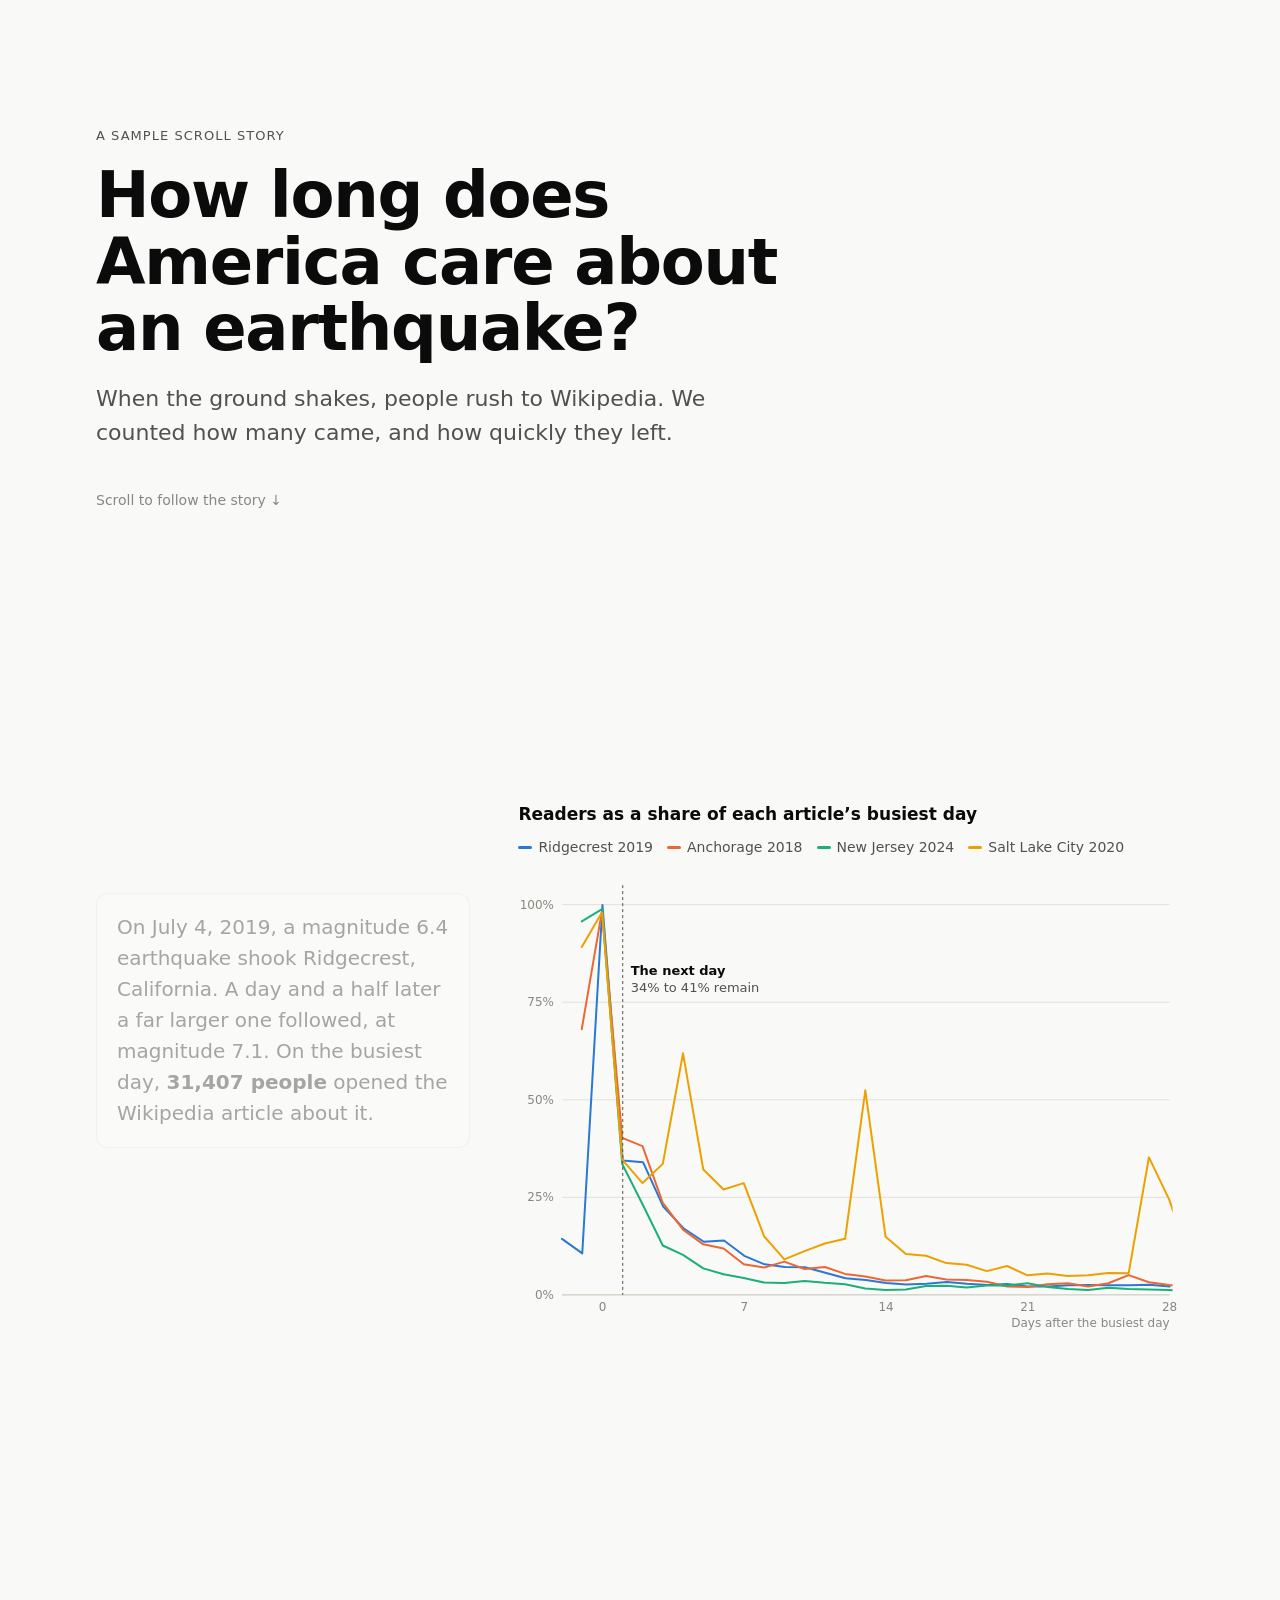
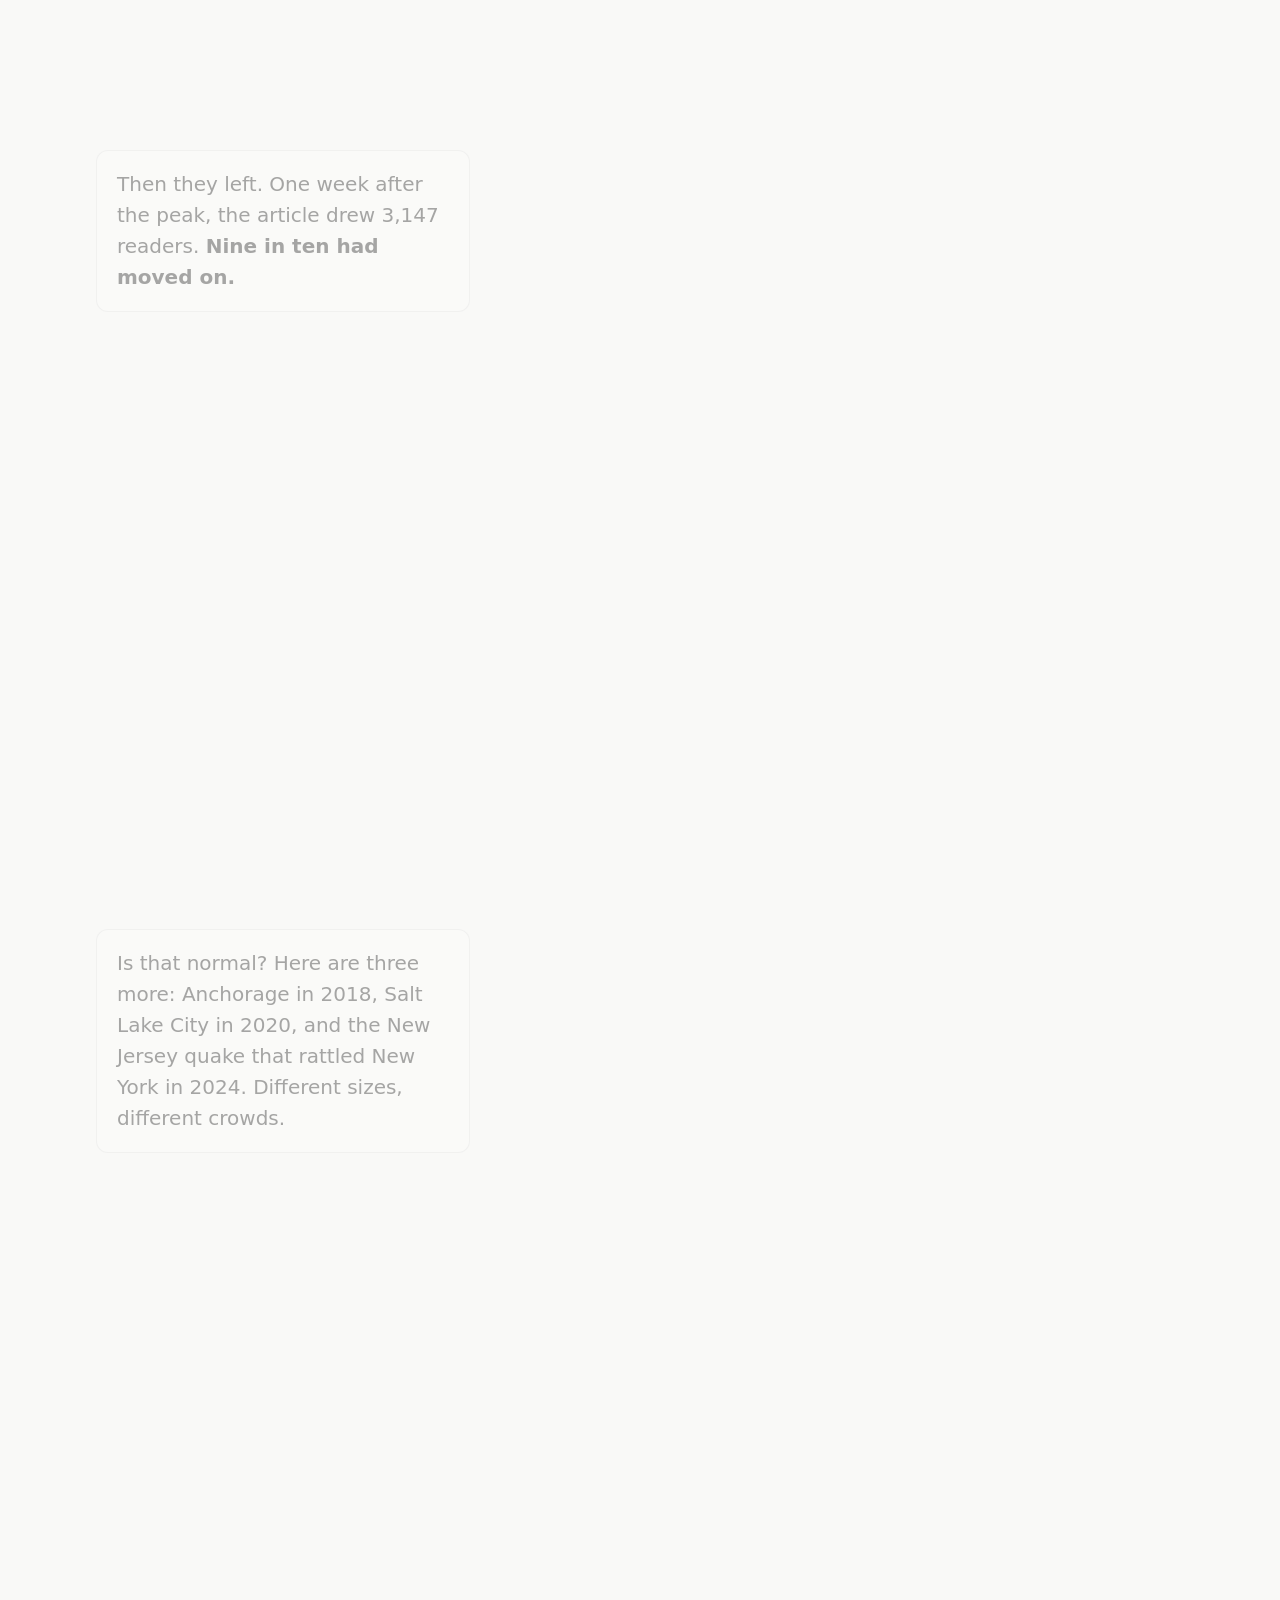
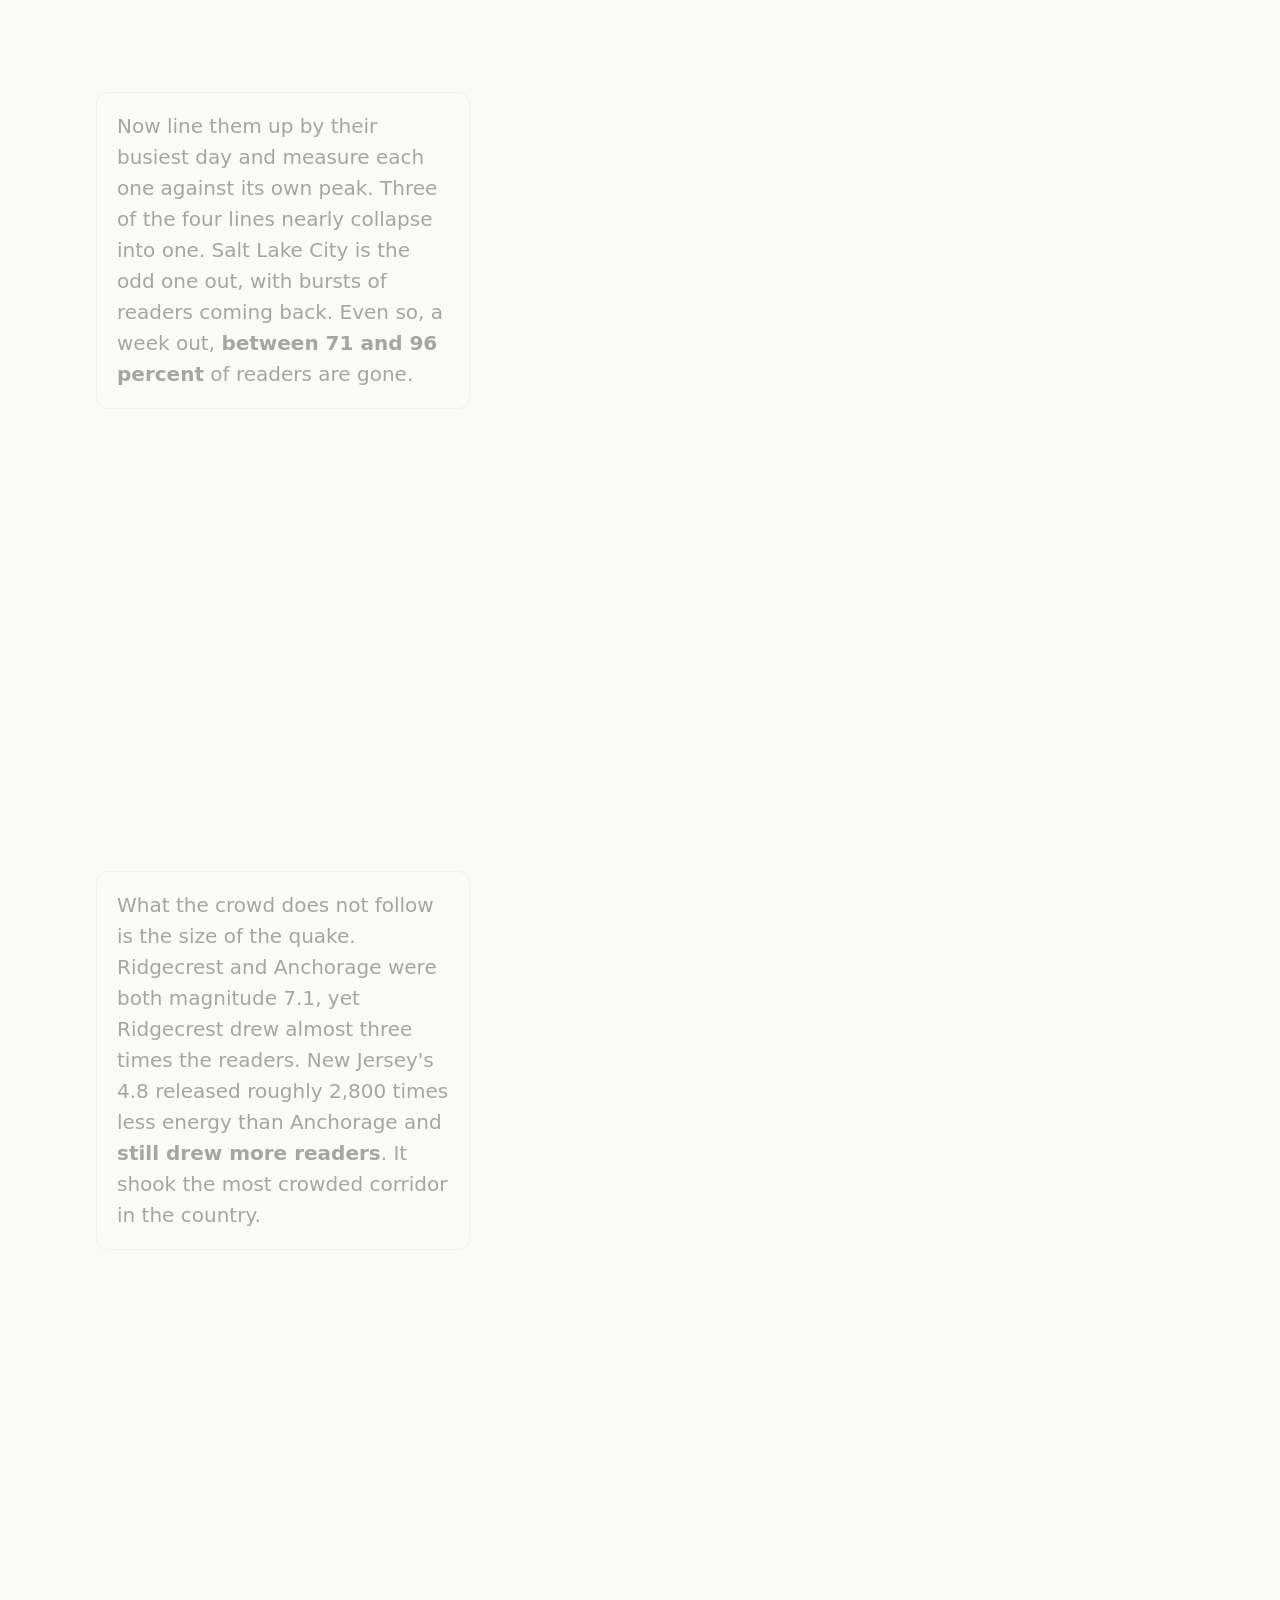
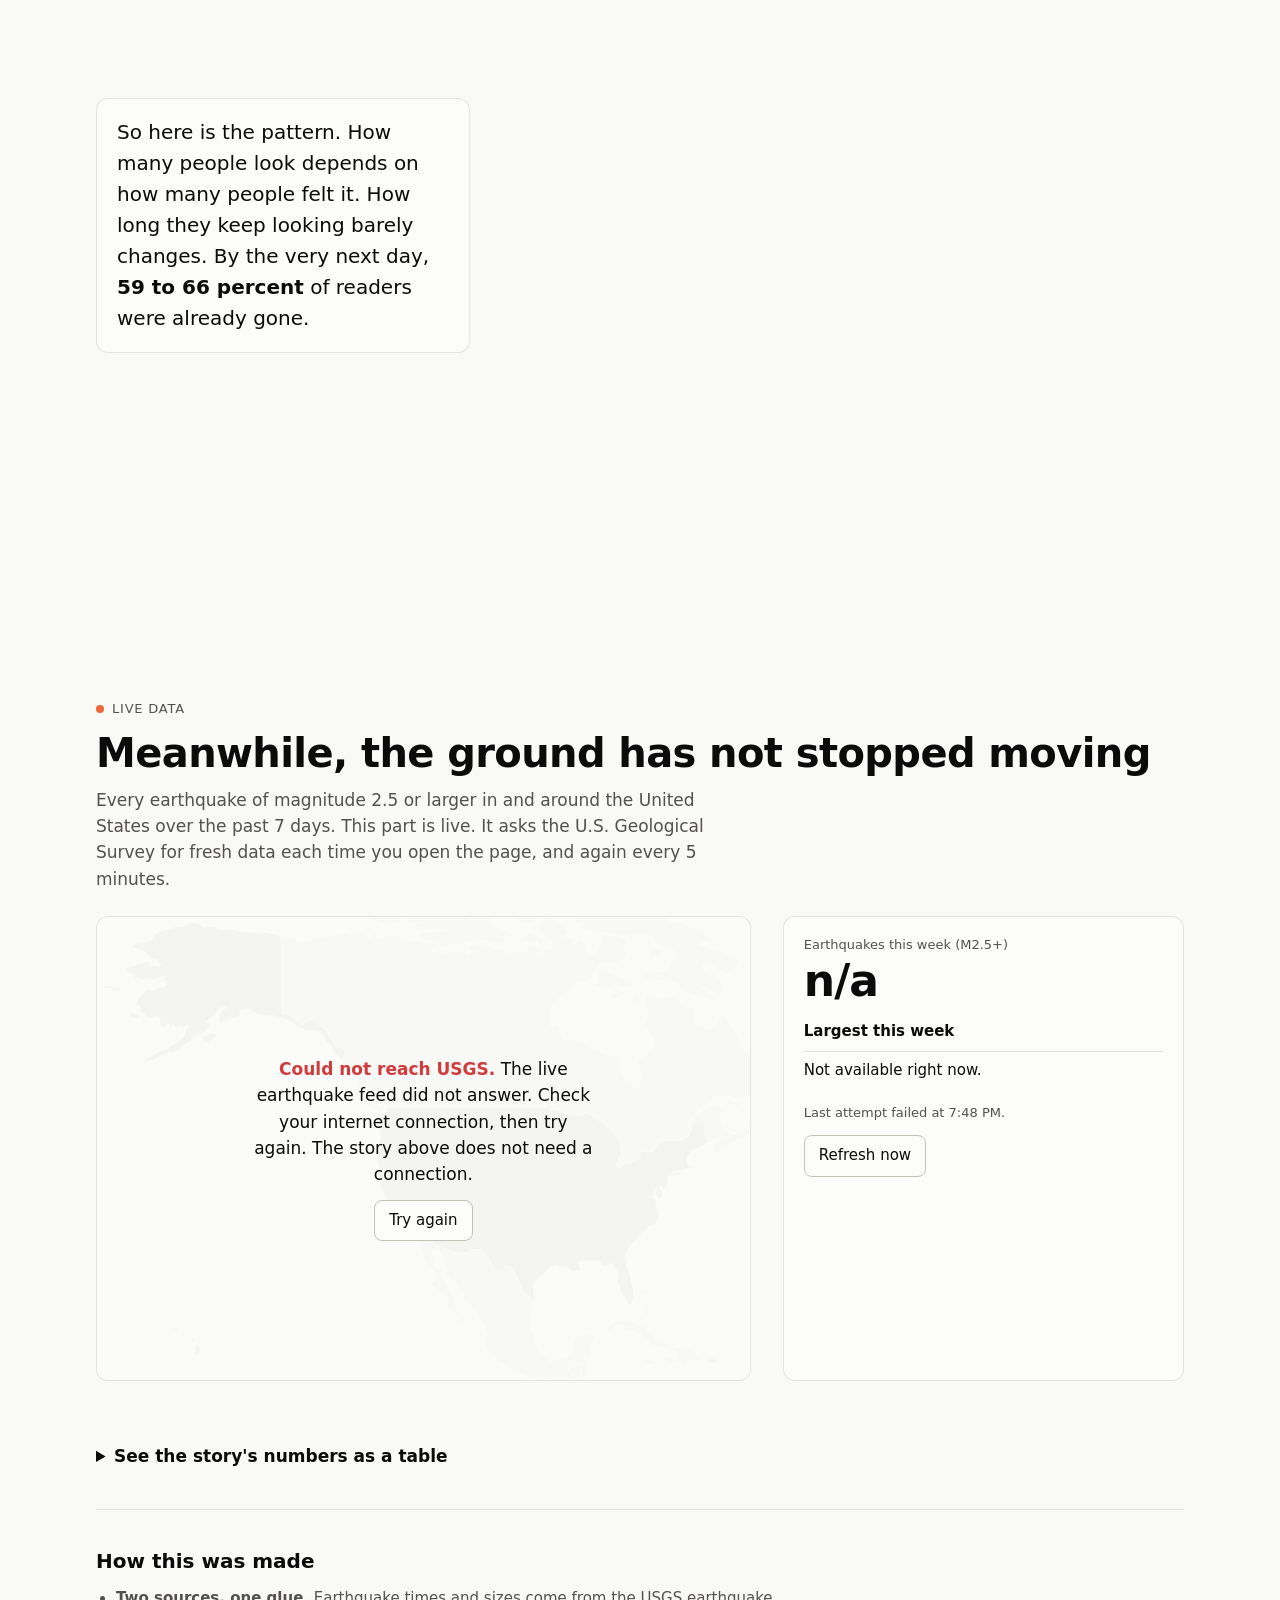
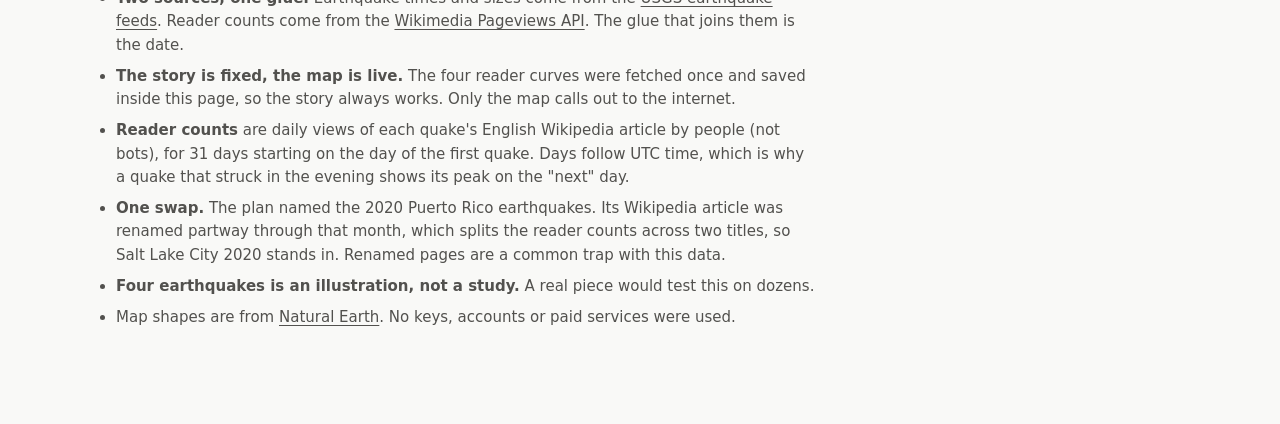
<file: examples/earthquake-attention.html>
<!doctype html>
<html lang="en">
<head>
<meta charset="utf-8">
<meta name="viewport" content="width=device-width, initial-scale=1">
<title>How long does America care about an earthquake?</title>
<style>
  :root {
    color-scheme: light;
    --plane: #f9f9f7;
    --surface: #fcfcfb;
    --ink: #0b0b0b;
    --ink-2: #52514e;
    --muted: #898781;
    --grid: #e1e0d9;
    --axis: #c3c2b7;
    --border: rgba(11, 11, 11, 0.10);
    --s1: #2a78d6;
    --s2: #eb6834;
    --s3: #1baf7a;
    --s4: #eda100;
    --land: #e9e8e2;
    --land-us: #d3d2ca;
    --critical: #d03b3b;
    --gutter: 16px;
  }
  @media (prefers-color-scheme: dark) {
    :root {
      color-scheme: dark;
      --plane: #0d0d0d;
      --surface: #1a1a19;
      --ink: #f0efec;
      --ink-2: #c3c2b7;
      --muted: #898781;
      --grid: #2c2c2a;
      --axis: #383835;
      --border: rgba(255, 255, 255, 0.10);
      --s1: #3987e5;
      --s2: #d95926;
      --s3: #199e70;
      --s4: #c98500;
      --land: #232322;
      --land-us: #3a3a37;
    }
  }
  * { box-sizing: border-box; }
  html { -webkit-text-size-adjust: 100%; }
  body {
    margin: 0;
    background: var(--plane);
    color: var(--ink);
    font-family: system-ui, -apple-system, "Segoe UI", sans-serif;
    font-size: 17px;
    line-height: 1.55;
    overflow-x: hidden;
  }
  a { color: inherit; text-underline-offset: 3px; }
  a:focus-visible, button:focus-visible, summary:focus-visible {
    outline: 2px solid var(--s1);
    outline-offset: 3px;
    border-radius: 4px;
  }
  .wrap { max-width: 1120px; margin: 0 auto; padding: 0 var(--gutter); }

  /* ---------- opening ---------- */
  .hero { padding: 14vh 0 10vh; max-width: 760px; }
  .kicker {
    font-size: 13px; letter-spacing: 0.08em; text-transform: uppercase;
    color: var(--ink-2); margin: 0 0 16px;
  }
  h1 {
    font-size: clamp(34px, 6.4vw, 64px); line-height: 1.04;
    letter-spacing: -0.02em; margin: 0 0 20px; text-wrap: balance;
  }
  .dek { font-size: clamp(18px, 2.2vw, 22px); color: var(--ink-2); margin: 0; max-width: 620px; }
  .scroll-hint { margin-top: 40px; font-size: 14px; color: var(--muted); }

  /* ---------- scroll story ---------- */
  .scrolly { display: grid; grid-template-columns: minmax(0, 1fr); }
  .stage {
    position: sticky; top: 0; z-index: 2;
    background: var(--plane);
    border-bottom: 1px solid var(--border);
    padding: 10px 0 8px;
  }
  .figure { margin: 0; }
  .fig-title { font-size: 15px; font-weight: 600; margin: 0 0 6px; min-height: 2.6em; display: flex; align-items: flex-end; }
  .legend { list-style: none; display: flex; flex-wrap: wrap; gap: 4px 14px; margin: 0 0 6px; padding: 0; font-size: 13px; color: var(--ink-2); }
  .legend li { display: flex; align-items: center; gap: 6px; transition: opacity 0.3s; }
  .legend li.off { opacity: 0; }
  .chip { width: 14px; height: 3px; border-radius: 2px; flex: none; }
  .plot { position: relative; height: max(200px, calc(52vh - 120px)); }
  .plot svg { display: block; width: 100%; height: 100%; overflow: visible; }
  .steps { position: relative; z-index: 1; }
  .step { min-height: 62vh; display: flex; align-items: center; padding: 6vh 0; }
  .step:last-child { min-height: 80vh; }
  .step p {
    margin: 0; padding: 18px 20px;
    background: var(--surface); border: 1px solid var(--border); border-radius: 12px;
    font-size: 18px; max-width: 460px;
    opacity: 0.35; transition: opacity 0.3s;
  }
  .step.active p { opacity: 1; }
  .step b { font-weight: 650; }

  @media (min-width: 860px) {
    .scrolly { grid-template-columns: minmax(0, 36fr) minmax(0, 64fr); column-gap: 48px; }
    .stage {
      grid-column: 2; grid-row: 1; height: 100vh; border-bottom: 0;
      display: flex; align-items: center; padding: 0;
    }
    .figure { width: 100%; }
    .steps { grid-column: 1; grid-row: 1; }
    .plot { height: min(56vh, 460px); }
    .fig-title { font-size: 17px; min-height: 0; margin-bottom: 10px; }
    .legend { font-size: 14px; margin-bottom: 12px; }
    .step { min-height: 90vh; }
    .step p { font-size: 20px; }
  }

  /* chart parts */
  .gridline { stroke: var(--grid); stroke-width: 1; }
  .baseline { stroke: var(--axis); stroke-width: 1; }
  .tick { fill: var(--muted); font-size: 12px; font-variant-numeric: tabular-nums; }
  .axis-label { fill: var(--muted); font-size: 12px; }
  .line { fill: none; stroke-width: 2; stroke-linejoin: round; stroke-linecap: round; transition: opacity 0.4s; }
  .ann text { fill: var(--ink); font-size: 13px; }
  .ann .strong { font-weight: 650; }
  .ann .soft { fill: var(--ink-2); }
  .ann .guide { stroke: var(--ink-2); stroke-width: 1; stroke-dasharray: 3 3; }
  .ann .ring { fill: var(--surface); stroke-width: 2; }
  .ann, .bars { animation: fade 0.5s 0.35s both; }
  .bar-label { fill: var(--ink); font-size: 13px; }
  .bar-value { fill: var(--ink); font-size: 13px; font-weight: 650; font-variant-numeric: tabular-nums; }
  .cross { stroke: var(--axis); stroke-width: 1; }
  @keyframes fade { from { opacity: 0; } to { opacity: 1; } }

  .tip {
    position: absolute; z-index: 5; pointer-events: none;
    background: var(--surface); border: 1px solid var(--border); border-radius: 8px;
    box-shadow: 0 4px 16px rgba(0, 0, 0, 0.12);
    padding: 8px 10px; font-size: 13px; line-height: 1.4; min-width: 150px; max-width: 240px;
  }
  .tip[hidden] { display: none; }
  .tip .t-head { color: var(--ink-2); margin-bottom: 4px; }
  .tip .t-row { display: flex; align-items: center; gap: 6px; }
  .tip .t-row span:last-child { margin-left: auto; padding-left: 10px; font-weight: 650; font-variant-numeric: tabular-nums; }

  /* ---------- live panel ---------- */
  .section { padding: 12vh 0 6vh; }
  h2 { font-size: clamp(26px, 4vw, 40px); line-height: 1.1; letter-spacing: -0.015em; margin: 0 0 12px; text-wrap: balance; }
  .lede { color: var(--ink-2); max-width: 640px; margin: 0 0 24px; }
  .live-badge {
    display: inline-flex; align-items: center; gap: 8px;
    font-size: 13px; letter-spacing: 0.06em; text-transform: uppercase; color: var(--ink-2); margin-bottom: 12px;
  }
  .pulse { width: 8px; height: 8px; border-radius: 50%; background: var(--s2); animation: pulse 1.8s infinite; }
  @keyframes pulse { 0%, 100% { opacity: 1; } 50% { opacity: 0.25; } }
  .live-grid { display: grid; grid-template-columns: minmax(0, 1fr); gap: 20px; }
  @media (min-width: 860px) { .live-grid { grid-template-columns: minmax(0, 62fr) minmax(0, 38fr); gap: 32px; } }
  .card { background: var(--surface); border: 1px solid var(--border); border-radius: 12px; }
  .map-card { position: relative; overflow: hidden; }
  .map-card svg { display: block; width: 100%; height: auto; }
  .land { fill: var(--land); stroke: var(--surface); stroke-width: 1; }
  .land.us { fill: var(--land-us); }
  .quake { fill: var(--s2); fill-opacity: 0.55; stroke: var(--surface); stroke-width: 1; }
  .quake:hover { fill-opacity: 0.95; }
  .map-state {
    position: absolute; inset: 0; display: flex; flex-direction: column; gap: 12px;
    align-items: center; justify-content: center; text-align: center; padding: 24px;
    background: color-mix(in srgb, var(--surface) 82%, transparent);
  }
  .map-state[hidden] { display: none; }
  .map-state.error p { margin: 0; max-width: 340px; }
  .map-state.error strong { color: var(--critical); }
  button {
    font: inherit; font-size: 15px; color: var(--ink); background: var(--surface);
    border: 1px solid var(--axis); border-radius: 8px; padding: 8px 14px; min-height: 40px; cursor: pointer;
  }
  button:hover { background: var(--plane); }
  .side { padding: 18px 20px; }
  .stat-label { font-size: 13px; color: var(--ink-2); margin: 0; }
  .stat { font-size: 44px; font-weight: 650; line-height: 1.1; margin: 2px 0 14px; letter-spacing: -0.02em; }
  .side h3 { font-size: 15px; margin: 0 0 8px; }
  .top-list { list-style: none; margin: 0 0 14px; padding: 0; font-size: 15px; }
  .top-list li { display: flex; gap: 10px; padding: 7px 0; border-top: 1px solid var(--grid); }
  .top-list .m { font-weight: 650; font-variant-numeric: tabular-nums; flex: none; width: 46px; }
  .top-list .where { min-width: 0; overflow-wrap: anywhere; }
  .top-list .when { display: block; font-size: 13px; color: var(--ink-2); }
  .fetched { font-size: 13px; color: var(--ink-2); margin: 0 0 12px; }

  /* ---------- table + footer ---------- */
  details { margin: 0 0 32px; }
  summary { cursor: pointer; font-weight: 600; padding: 8px 0; }
  .table-scroll { overflow-x: auto; border: 1px solid var(--border); border-radius: 12px; background: var(--surface); }
  table { border-collapse: collapse; width: 100%; font-size: 14px; font-variant-numeric: tabular-nums; }
  th, td { padding: 6px 12px; text-align: right; border-bottom: 1px solid var(--grid); white-space: nowrap; }
  th:first-child, td:first-child { text-align: left; }
  thead th { color: var(--ink-2); font-weight: 600; }
  .made { border-top: 1px solid var(--border); padding: 40px 0 80px; color: var(--ink-2); font-size: 15px; }
  .made h2 { font-size: 20px; color: var(--ink); letter-spacing: 0; }
  .made ul { padding-left: 20px; max-width: 720px; }
  .made li { margin-bottom: 8px; }

  @media (prefers-reduced-motion: reduce) {
    .ann, .bars, .pulse { animation: none; }
    .line, .step p, .legend li { transition: none; }
  }
</style>
</head>
<body>
<main>
  <div class="wrap">
    <header class="hero">
      <p class="kicker">A sample scroll story</p>
      <h1>How long does America care about an earthquake?</h1>
      <p class="dek">When the ground shakes, people rush to Wikipedia. We counted how many came, and how quickly they left.</p>
      <p class="scroll-hint">Scroll to follow the story ↓</p>
    </header>

    <section class="scrolly" aria-label="The story, told in six steps">
      <div class="stage">
        <figure class="figure">
          <p class="fig-title" id="figTitle"></p>
          <ul class="legend" id="legend" aria-label="Chart legend"></ul>
          <div class="plot" id="plot">
            <svg id="chart" role="img" aria-labelledby="figTitle" aria-describedby="chartDesc"></svg>
            <div class="tip" id="tip" hidden></div>
          </div>
          <p id="chartDesc" hidden>A chart that changes with each step of the story. Every number it shows is in the table further down the page.</p>
        </figure>
      </div>

      <div class="steps">
        <div class="step" data-step="0"><p>On July 4, 2019, a magnitude 6.4 earthquake shook Ridgecrest, California. A day and a half later a far larger one followed, at magnitude 7.1. On the busiest day, <b>31,407 people</b> opened the Wikipedia article about it.</p></div>
        <div class="step" data-step="1"><p>Then they left. One week after the peak, the article drew 3,147 readers. <b>Nine in ten had moved on.</b></p></div>
        <div class="step" data-step="2"><p>Is that normal? Here are three more: Anchorage in 2018, Salt Lake City in 2020, and the New Jersey quake that rattled New York in 2024. Different sizes, different crowds.</p></div>
        <div class="step" data-step="3"><p>Now line them up by their busiest day and measure each one against its own peak. Three of the four lines nearly collapse into one. Salt Lake City is the odd one out, with bursts of readers coming back. Even so, a week out, <b>between 71 and 96 percent</b> of readers are gone.</p></div>
        <div class="step" data-step="4"><p>What the crowd does not follow is the size of the quake. Ridgecrest and Anchorage were both magnitude 7.1, yet Ridgecrest drew almost three times the readers. New Jersey's 4.8 released roughly 2,800 times less energy than Anchorage and <b>still drew more readers</b>. It shook the most crowded corridor in the country.</p></div>
        <div class="step" data-step="5"><p>So here is the pattern. How many people look depends on how many people felt it. How long they keep looking barely changes. By the very next day, <b>59 to 66 percent</b> of readers were already gone.</p></div>
      </div>
    </section>

    <section class="section" aria-labelledby="liveHead">
      <div class="live-badge"><span class="pulse" aria-hidden="true"></span>Live data</div>
      <h2 id="liveHead">Meanwhile, the ground has not stopped moving</h2>
      <p class="lede">Every earthquake of magnitude 2.5 or larger in and around the United States over the past 7 days. This part is live. It asks the U.S. Geological Survey for fresh data each time you open the page, and again every 5 minutes.</p>

      <div class="live-grid">
        <div class="card map-card">
          <svg id="map" viewBox="-20 0 790 560" role="img" aria-label="Map of North America with a dot for each recent earthquake. The largest ones are listed beside the map.">
            <path class="land" d="M330.1,230L329.2,230L315.6,220.2L310.6,215.8L298,211.7L294.1,202.8L295,196.7L286.1,192.4L284.9,184.4L276.4,177.1L276.2,172L276.2,172L280.1,167.2L279.9,160.8L268,154.5L260.9,143.1L256.5,135.9L250.1,131.4L245.4,127.3L241.7,122.1L234.6,125.4L227.8,130.9L221.6,124.4L216.7,120L209.9,117.2L203,116.9L203.1,60L203.1,22.9L203.1,22.9L216.2,25.3L227.2,30.1L234.5,31L240.6,26.8L249.1,23.7L259.5,24.9L270,20.6L281.4,18.1L286.2,22.2L291.5,19.9L293,15.2L297.9,16.2L309.7,25.2L319,18.4L320,26L328.6,24.4L331.2,21.4L339.7,22L350.4,26.2L366.8,29.9L376.4,31.6L383.3,30.9L392.7,36L382.9,41L395.5,43.1L414.4,41.9L420.4,40.2L427.8,46.2L435.5,41.1L428.3,36.9L432.8,33.5L441.3,33L446.9,32L452.6,34.4L459.6,39.8L467.5,39L479.8,43.5L490.7,41.9L500.9,42.2L500.1,36L506.3,34.2L517.2,37.6L517.1,47.1L521.6,39.1L527.2,39.4L530.4,29.3L522.9,23.1L514.7,19.1L515.3,8.1L523.5,0.8L532.8,2.4L539.9,6.8L549.4,18.1L543.2,23L556.2,25L556.1,35.3L565.5,27.4L573.9,33.8L571.8,41.3L578.5,48L585.9,40.8L591,32.2L591.3,21.2L601.3,21.9L611.6,23.4L621,28.4L621.5,33.3L616.2,38.7L621.2,44L620.3,48.9L606.6,55.9L596.9,57.4L589.6,54.4L587.5,59.4L580.8,67.9L578.7,72.2L570.6,79L560.6,79.7L555.1,83.9L554.6,90.4L546.5,91.6L537.9,99.8L530.3,111L527.6,118.9L527.2,130.5L537.5,132.2L540.6,141.5L543.9,149.1L553.7,147.2L566.7,151.5L573.7,155.3L578.7,160L587.5,162.8L594.9,167L606.5,167.6L614.1,168.5L612.9,177.2L615.1,187.2L620.2,198.4L630.6,207.9L636,204.7L639.8,194.4L636.1,178.6L631.2,173.3L642.4,168.6L650.3,161.6L654.2,154.7L653.6,148L648.9,139.5L640.4,132L648.6,121.5L645.6,112.4L643.3,96.8L648.1,94.5L660.1,97.2L667.3,98.2L673.1,95.6L679.6,98.9L688.3,104.7L690.4,108.6L702.9,109.4L702.7,117.8L705,130.4L711.4,132L716.5,137.9L726.6,132.3L733.3,121.3L737.9,116.6L743.4,125.6L752.5,138.3L760.2,150.3L757.4,156.6L766.7,162.2L773,168L784.2,170.5L788.7,173.7L791.4,182.2L796.9,183.5L799.7,187.3L800.2,198.5L795.1,202.3L790.1,205.8L778.6,209.4L769.8,217.6L757.9,219.2L743,217.1L732.5,217L725.2,217.7L719.3,224.9L710.4,229.3L700.3,242.6L692.3,251.8L698.2,250.1L709.4,237L724.1,228.7L734.6,227.7L740.8,232.6L734.2,239.3L736.4,250.1L738.7,257.6L747.8,262.6L759.4,261.2L766.4,249.9L766.9,257.2L771.4,260.8L762.7,267.3L747.2,273.3L740.3,277.3L732.5,284.5L727.1,283.8L726.9,275.3L739,267.1L727.8,267.4L720,268.6L715.5,263L715.5,249.3L712.4,246.5L707.7,248.1L705.3,245.5L700,253.1L697.9,260.9L695.4,265.4L692.4,266.9L690.2,267.4L689.5,269.9L676.6,269.9L665.9,270L662.8,271.8L655.4,279L654.5,279.8L652.3,283.7L645.8,283.7L639,283.7L635.8,285.3L636.9,287.3L637.6,290.3L637.4,291.4L628.3,296.3L621.1,297.9L612.9,303.2L611.2,303.2L608.8,301.7L608,300.2L608.2,299.2L609.7,295.7L613,290.2L615,284.3L613.6,275.6L612.1,266.5L604.9,261.8L605.7,260.1L604.7,258.8L602.8,258.8L601.4,257.2L601,254.9L599.6,255.9L597.8,255.6L598.2,254.6L596.5,253.6L595.9,251L590.4,247.8L584.8,244.5L577.9,240.6L571.4,237L565.1,239.8L562.8,239.9L554.2,237.3L548.5,238.6L541.7,235.5L534.6,233.9L529.7,233.3L527.5,231.6L526.3,226.1L523.9,226.2L523.9,230L509.4,230L485.4,230L461.7,230L440.7,230L419.7,230L399,230L377.7,230L370.8,230L350,230L330.1,230ZM602,95.5L607.2,90.9L616.9,91L616.7,92.9L608.5,98.4L603.6,98.2L602,95.5ZM631.6,-8L623.9,-13.3L624.2,-16.9L627.5,-17.6L643.5,-16.5L655.6,-11L656.2,-8.3L648.8,-8.6L641.3,-8.8L633.6,-7.4L631.6,-8ZM627.8,99.1L630.5,96.1L633.4,96.4L635.1,98.4L632.4,103.7L629.3,102.8L627.5,99.8L627.8,99.1ZM534.7,-29.8L530.9,-25.9L520.7,-26.7L512.3,-29.3L516,-33.8L526,-36.5L532.2,-33L534.7,-29.8ZM533.1,-55.2L529.9,-54.9L516.8,-55.6L514.9,-58.3L529,-58.2L534,-56.3L533.1,-55.2ZM512.7,-67.7L521.1,-64.2L519.2,-60.6L508.8,-58.5L503.1,-60.8L500.1,-64.6L499.6,-68.7L508.6,-68.3L512.7,-67.7ZM572.9,-23.9L561.6,-25.2L543,-28.4L540.6,-33.9L539.8,-38.8L532.7,-43.2L518.3,-44.4L510.2,-47.5L512.8,-51.6L527.2,-51L535,-47.8L548.8,-47.8L554.8,-44.5L553.2,-40.7L561.2,-38.5L565.7,-36.1L575.1,-35.7L585.3,-34.8L596.5,-37L610.7,-37.8L622.1,-37.1L629.6,-33.4L631.2,-29.2L626.8,-26.6L616.4,-24.4L607.4,-25.6L587.3,-24.1L572.9,-23.9ZM411.1,-61.5L421,-60L418.7,-57L405.6,-54.1L395.3,-57.3L400.9,-60.5L411.1,-61.5ZM413.3,-68L422.4,-66L413.8,-64.1L402.2,-64.1L402.3,-65.5L409.5,-68.5L413.3,-68ZM602.8,68.9L610.5,72.3L618.5,75.4L619.1,80.2L624.3,79.4L629.3,82.7L623.1,85.9L612.2,83.5L608.2,79L601.3,84.3L591.3,89.5L588.9,83.6L579.4,84.6L585.5,79.6L586.4,71.8L588.8,62.6L593.9,63.4L595.2,67.8L598.8,66.3L602.8,68.9ZM638.6,-3.5L645.2,-7.5L660.8,-2.4L670.4,2.3L671.3,6.7L684.3,4.4L691.6,10.8L708.5,14.7L714.6,18.8L721.2,28.1L708.4,32.8L724.9,39.3L736,41.5L746,50.7L757,51.4L754.9,58.4L742.6,70L734,65.7L723,56.1L713.9,57.4L713,63.1L720.4,68.9L729.9,73.5L732.8,76.2L737.3,86.1L734.9,93.3L726.1,90.5L708.5,82.5L718.4,91.2L725.7,97.2L726.8,100.7L707.9,96.7L692.8,90.9L684.4,86L686.8,83.2L676.4,78.1L666.2,73.2L666.3,76.1L646,77.7L640.1,74.3L644.7,66.9L657.9,66.7L672.3,65.5L669.9,61.9L672.4,56.9L681.4,47.2L679.5,42.7L676.8,39.3L666.1,34.5L651.9,31.1L656.4,28.5L649,22.3L642.8,21.7L637.3,18.3L633.6,21.3L620.9,22.6L595.4,20.3L580.6,17.4L569.2,15.9L563.4,12.4L570.7,7.8L560.8,7.8L558.6,-2.4L563.9,-11.3L571.1,-15.4L589.2,-18L584.1,-11.6L589.6,-5.3L596,-13.4L613.8,-17.5L625.8,-7.2L624.8,-0.6L638.6,-3.5ZM528.5,-21.3L543.1,-21L556.4,-18.6L546,-9.7L537.6,-7.7L530.1,-0.2L522.1,-0.6L517.8,-9.4L517.9,-14.4L521.5,-18.6L528.5,-21.3ZM330,-41.2L330,-41.2L341.9,-48.6L356.3,-55.1L367,-55L376.6,-56.5L375.6,-48.8L370.3,-45.3L363.7,-44.8L350.7,-40.5L339.5,-39L330,-41.2ZM261,179.6L267.8,178.8L265.7,190.2L271.7,198.2L269,198.2L264.7,193.6L262.2,189L258.6,185.9L257.3,181.5L257.7,178.3L261,179.6ZM451.6,-73L465.3,-71.7L484.2,-68L489.6,-63.2L492.3,-59.1L480.9,-60.2L469.4,-63.4L453.8,-63.8L460.5,-66.8L452.1,-69.2L451.6,-73ZM325.4,234.9L321.9,236.3L310.4,231.7L308.3,228.2L302,224.7L300.8,221.9L293.6,220.1L290.9,214.6L291.5,212.3L298.8,214.5L303.1,216L309.7,217L312.1,220.5L315.6,225.2L322.5,229.4L325.4,234.9ZM339.2,-24.5L349.2,-22.4L367.1,-21.9L373.9,-19L381.4,-14.8L372.6,-12.2L355.5,-5.2L346.8,1.8L346.8,6.2L328.4,11L324.7,6.6L308.5,1.3L311.5,-2.9L316.3,-10.2L322.4,-16.8L315.6,-22.9L339.2,-24.5ZM435.3,-38.5L441.5,-40.1L448.8,-39.7L450.1,-34.8L445.8,-30.1L422.1,-28.5L404.4,-24.2L393.8,-23.9L392.9,-27.2L407.4,-31.6L375.8,-30.4L366,-32.2L375.6,-42L382.2,-44.8L401.9,-41.4L414.3,-35.5L426.5,-34.7L416.5,-44.3L422.9,-47.9L430.2,-46.8L432.5,-42L435.3,-38.5ZM444.3,-10.8L452.2,-6.7L456.6,3L458.7,10.1L470.5,15L483.1,19.8L482.4,24.2L470.9,25L475.3,28.8L473,32.5L460.3,30.9L448.3,28.2L440.1,28.8L427,32.2L409.3,33.7L396.8,34.6L393,29.9L383.5,27.2L377.2,28.3L368.6,20.4L373.3,19.3L384.1,17.6L394,18.1L403.1,16.3L389.6,14L374.6,14.8L364.7,14.6L361,10.9L377.2,6.9L366.4,7L354.2,4.4L360.1,-3.1L364.9,-7.1L383.7,-13.1L390.8,-11.2L387.3,-6.5L402.9,-9.6L412.6,-4.5L420.6,-9.6L427,-6.3L432.7,3.5L436.2,-0.7L431.2,-10.9L437.4,-12.4L444.3,-10.8ZM486.9,-7.1L479.2,-13.6L487.5,-18.4L495.9,-16.3L508.3,-17.6L510.2,-14.7L503.6,-9.9L514.2,-5.6L513,3.4L501.5,7.3L494.7,6.4L489.9,2.6L472.5,-5.1L472.6,-8.3L486.9,-7.1ZM443.8,-16L453.2,-16.4L458.5,-14.2L452.3,-7.6L441.4,-14.6L443.8,-16ZM500.5,-47.2L505.9,-42.6L506.1,-37.4L502.9,-30L491.3,-29L483.8,-30.6L484,-36.4L472.5,-35.6L472,-43.4L479.6,-43.1L490.1,-46.5L500,-45.9L500.5,-47.2ZM517.9,-86L522.7,-89.1L529.9,-89.8L526.9,-92.1L543.1,-92.6L552.1,-87.2L563.9,-85.1L575.3,-83.2L580.9,-76.6L589.3,-73.4L579.7,-70.4L566.8,-62.9L554.4,-62.2L539.9,-63.4L532.3,-67.5L532.4,-71.1L538,-73.8L525.2,-73.7L517.5,-77.1L513,-81.6L517.9,-86ZM548.9,-98.9L559.3,-100.8L567.5,-101.2L581.2,-102.8L591.5,-106.5L600.2,-106L607.7,-103.2L613.1,-108.6L622.3,-110.2L634.9,-111.3L656.2,-111.7L660,-110.6L680.2,-112.3L695.3,-111.7L710.5,-111.1L729.2,-110.3L744.2,-109L757.1,-106.3L756.7,-103.6L739.7,-99.3L722.7,-97.3L716.4,-95L731.6,-95.1L715.1,-89L703.7,-86.2L691.7,-78L677.3,-76.3L672.8,-74.3L651.6,-73.2L661.3,-72L656.5,-70.2L662.2,-65.3L655.6,-61.8L644.8,-59L641.5,-55.1L631.7,-52.1L632.7,-49.8L644.6,-50.2L644.8,-47.8L626.1,-41.8L607.8,-44.5L587.2,-43L576.8,-44.2L563.6,-44.7L562.7,-49.5L575.6,-51.8L572.2,-59L576.4,-59.7L595.2,-55.4L585.6,-61.8L574.3,-63.7L579.9,-67.6L592.3,-70L594.3,-73.5L584.4,-77.4L581.5,-82.5L600.6,-82.1L606.1,-81L617.1,-84.6L601.3,-85.8L576.8,-85.2L564.4,-88.6L558.6,-92.6L550.4,-95.5L548.9,-98.9ZM663.5,45.6L658.9,48.5L651.1,49L649.3,44.1L652.3,38.5L658.7,37.1L664.2,39.9L664.3,44.2L663.5,45.6ZM516.2,25.1L520.5,28.9L516.1,32.4L506.7,29.4L501,30.5L491.4,26L497.6,22.9L502.5,18.6L509.9,21.4L514.1,23.2L516.2,25.1ZM738.4,221.3L740.8,220.4L750,222.9L757.2,227.1L757.4,228.9L753.9,229.1L744.9,226L738.4,221.3ZM741.9,249.6L744.3,254.5L749.4,255.8L755.9,255.6L752.5,259.7L749.9,260.3L741,256.1L739.3,252.7L741.9,249.6ZM688,522.9L688.6,528.3L688.1,532.1L686.4,533.8L688.2,536.8L688,539.6L683.4,537.9L680.1,538.5L675.8,537.8L672.5,539.7L668.8,536.6L669.4,533.4L675.9,534.7L681.1,535.5L683.7,533.3L680.5,529L680.5,525.2L676.1,523.6L677.7,520.8L681.9,521.3L688,522.9ZM688,539.6L688.2,536.8L686.4,533.8L688.1,532.1L688.6,528.3L688,522.9L688.9,521.2L694.4,521.2L698.5,523.8L700.3,523.5L701.6,527.1L705.4,526.9L705.2,529.8L708.3,530.2L711.8,533.9L709.2,537.9L705.8,535.8L702.6,536.2L700.3,535.7L699.1,537.5L696.4,538.2L695.3,535.7L693,537.2L690.2,544L688.4,542.4L688,539.6ZM637.1,452.1L640.4,451.3L645.1,451.6L645.3,454.2L637.6,455.8L637.1,452.1ZM645.5,449.6L651,454.1L649.8,461.2L648.5,459.9L648.6,454.7L645.5,450.7L645.5,449.6ZM642.7,467.9L644.8,468.3L647.2,476.6L647.3,482.4L645.5,482.9L643.8,477.1L641.1,474.2L642.7,467.9ZM862.7,-106.3L886.2,-112.3L910.7,-111.8L919.6,-115.5L944.4,-116.5L1000.3,-115.2L1044.1,-107.3L1031.2,-103.4L1004.4,-103L966.7,-102L970.2,-100.2L995,-101.3L1016.1,-97.9L1029.7,-100.9L1035.5,-97.3L1027.8,-91.5L1045.6,-95.2L1079.6,-99.1L1100.6,-97.2L1104.5,-92.9L1076,-85.8L1072,-83.5L1049.7,-81.8L1065.9,-81.3L1057.7,-74L1052.1,-67.5L1052.3,-56.4L1060.7,-49.9L1049.8,-49.4L1038.2,-46.3L1051.2,-41L1052.8,-32.5L1045.3,-31.6L1054.4,-23L1038.8,-22.2L1047,-18.2L1044.7,-14.6L1034.8,-13.1L1025,-13.1L1033.8,-6.3L1033.9,-1.8L1020.1,-6L1016.4,-3.3L1025.9,-0.8L1035.1,5.3L1037.7,13.4L1025.2,15.3L1019.9,11.4L1011.2,5.7L1013.6,12.5L1005.5,17.7L1023.9,18.2L1033.6,18.7L1014.8,27.4L995.8,35.3L975.3,38.7L967.6,38.8L960.3,42.6L950.6,53.2L935.5,60.2L930.7,60.6L921.4,63.1L911.3,65.4L905.3,71.6L905.2,78.6L901.7,85.2L890.3,93.2L893.1,101L889.9,109.3L886.4,119L876.5,119.6L866.2,111.5L852.2,111.4L845.4,105.9L840.7,96.2L828.6,83.7L825,77.2L824.1,68.2L814.4,59L816.9,51.6L812.2,48.1L819.1,36.4L829.7,32.7L832.4,28.5L833.9,20.7L825.9,24.3L822.1,25.7L815.8,27.2L807.2,23.9L806.7,17.1L809.5,11.8L816,11.6L830.3,14.3L818.2,8L812,4.5L805,5.9L799.2,3.5L807,-5.9L802.7,-9.6L797.2,-16.5L788.7,-27.1L779.8,-31L779.9,-35.2L761.1,-41L746.3,-41.8L727.6,-41.3L710.5,-40.6L702.3,-43.8L690.2,-50.1L708.6,-53.2L722.7,-53.8L692.7,-56.4L676.9,-60.4L677.9,-64.3L704.4,-69.1L730,-73.9L732.7,-77.6L713.8,-81.2L719.9,-85.2L744.2,-92.1L754.4,-93.2L751.4,-97.7L768,-100.3L789.5,-101.9L811.1,-102L818.7,-98.9L837.3,-104.4L854,-100.6L863.8,-99.9L878.3,-96.6L861.7,-102L862.7,-106.3ZM370.1,394.6L378.1,393.9L387,392.8L386.3,394.7L396.9,399.6L412.8,406.7L426.8,406.6L432.3,406.6L432.3,402.5L444.4,402.5L447,406L450.6,409.2L454.7,413.6L457.1,418.8L458.8,424.3L462.4,427.3L468.2,430.3L472.6,422.4L478.4,422.2L483.3,426.2L486.8,433L489.2,438.9L493.4,444.6L494.9,451.6L496.9,456.3L502.3,459.4L507.3,461.6L510,461.3L507.3,470.1L506.1,477.3L505.6,490.7L504.9,495.6L506.1,501L508.3,505.9L509.7,513.6L514.3,521.1L516,526.8L518.7,531.7L526.1,534.4L529,538.6L535.2,535.8L540.5,534.8L545.7,533L550.1,531.2L554.6,527.2L556.3,521.3L556.8,512.9L558,510L562.8,507.4L570.2,505.1L576.4,505.4L580.6,504.6L582.3,506.7L582.1,511.5L578.3,517.4L576.7,523.5L577.9,525.3L576.9,529.6L575.1,537.4L573.4,534.8L571.9,535L570.6,535.1L568.1,541.2L566.8,540L565.9,540.4L566,541.9L559.5,541.8L553,541.8L553,547.5L549.8,547.5L552.4,550.8L555,553.1L555.8,555.3L556.9,555.9L556.7,559.3L547.8,559.3L544.4,567.5L545.4,569.4L544.6,571.7L544.4,574.6L536.5,563.8L532.9,560.6L527.2,558L523.2,558.7L517.6,562.5L514.1,563.5L509.2,560.8L503.9,558.9L497.4,554.3L492.1,552.9L484.2,548.3L478.3,543.5L476.6,540.8L472.7,540.2L465.5,537.1L462.6,532.5L455.1,526.8L451.5,520.5L449.9,515.7L452.2,514.7L451.5,511.8L453.1,509.2L453.1,505.8L450.8,501.3L450.1,497.3L447.8,492.3L441.6,482.3L434.6,474.5L431.2,468.3L425.2,464.2L423.9,461.8L425,455.6L421.4,453.2L417.3,448.4L415.5,441.4L411.7,440.6L407.7,435.3L404.4,430.5L404.1,427.3L400.3,419.8L397.9,412.1L398,408.3L392.9,404.3L390.6,404.8L386.6,402L385.4,406.1L386.6,410.9L387.3,418.4L389.7,422.5L394.9,429.4L396,431.7L397.1,432.5L398,435.9L399.3,435.7L400.7,442.2L402.8,444.7L404.3,448.3L408.7,453.4L411,462.7L413.1,467.1L415,471.7L415.4,477L418.8,477.3L421.6,481.9L424.1,486.4L424,488.1L421,491.8L419.8,491.8L417.9,485.7L413.4,480L408.3,475.2L404.7,472.6L405,465.3L403.9,459.9L400.6,456.8L395.7,452.3L394.8,453.6L393.1,451L388.7,448.6L384.6,442.8L385.1,442L388,442.6L390.6,438.8L390.9,434.3L385.5,427.2L381.4,424.4L378.8,418.2L376.2,411.6L372.9,403.6L370.1,394.6ZM544.4,574.6L544.6,571.7L545.4,569.4L544.4,567.5L547.8,559.3L556.7,559.3L556.9,555.9L555.8,555.3L555,553.1L552.4,550.8L549.8,547.5L553,547.5L553,541.8L559.5,541.8L566,541.9L565.9,549.8L565.4,561.1L567.5,561.1L569.8,562.9L570.4,561.4L572.4,562.7L569.2,566.5L565.9,569.3L565.4,571.3L566,573.2L564.5,575.8L562.9,576.4L563.3,577.6L561.9,578.7L559.5,581.2L559.3,582.6L555.7,580.9L551.4,580.7L548.2,578.7L544.4,574.6ZM566,541.9L565.9,540.4L566.8,540L568.1,541.2L570.6,535.1L571.9,535L571.9,536.5L573.3,536.5L573.1,539.2L572,543.6L572.6,545.1L571.9,548.7L572.3,549.6L571.5,554.7L570.1,557.3L568.9,557.7L567.5,561.1L565.4,561.1L565.9,549.8L566,541.9ZM647,535.1L651.7,536L655.4,538.4L656.6,541.1L651.7,541.3L649.6,543L645.6,541.4L641.6,537.7L642.5,535.5L645.4,534.8L647,535.1ZM614.1,488.1L620.2,488.8L625.7,488.9L632.2,492.3L635,496L641.6,494.9L644,497.2L650,503.4L654.3,507.9L656.6,507.8L660.8,509.8L660.3,512.6L665.5,513.1L670.8,517.2L669.9,519.5L665.3,520.8L660.6,521.3L655.7,520.5L645.7,521.4L650.4,515.9L647.6,513.3L643,512.6L640.6,509.7L639,504L635,504.4L628.5,501.7L626.4,499.6L617.3,498.1L614.8,496.1L617.4,493.6L610.6,493.1L605.5,498.3L602.6,498.5L601.6,500.9L598.2,502L595.2,501L598.9,498L600.4,494.3L603.6,492.1L607.1,490.2L612.4,489.2L614.1,488.1Z"/>
            <path class="land us" d="M330.1,230L350,230L370.8,230L377.7,230L399,230L419.7,230L440.7,230L461.7,230L485.4,230L509.4,230L523.9,230L523.9,226.2L526.3,226.1L527.5,231.6L529.7,233.3L534.6,233.9L541.7,235.5L548.5,238.6L554.2,237.3L562.8,239.9L565.1,239.8L571.4,237L577.9,240.6L584.8,244.5L590.4,247.8L595.9,251L596.5,253.6L598.2,254.6L597.8,255.6L599.6,255.9L601,254.9L601.4,257.2L602.8,258.8L604.7,258.8L605.7,260.1L604.9,261.8L612.1,266.5L613.6,275.6L615,284.3L613,290.2L609.7,295.7L608.2,299.2L608,300.2L608.8,301.7L611.2,303.2L612.9,303.2L621.1,297.9L628.3,296.3L637.4,291.4L637.6,290.3L636.9,287.3L635.8,285.3L639,283.7L645.8,283.7L652.3,283.7L654.5,279.8L655.4,279L662.8,271.8L665.9,270L676.6,269.9L689.5,269.9L690.2,267.4L692.4,266.9L695.4,265.4L697.9,260.9L700,253.1L705.3,245.5L707.7,248.1L712.4,246.5L715.5,249.3L715.5,263L720,268.6L721.2,271.9L713.8,276.7L706.6,280.2L699.2,283.2L695.5,289.1L694.3,291.3L694.2,296.6L696.5,301.9L699.4,302.2L698.7,298.5L700.8,300.8L700.2,303.6L695.5,305.2L692.2,305.1L687,306.8L683.9,307.3L679.9,307.8L674,310.7L684.3,308.8L686.4,310.7L676.6,313.7L672.1,313.7L672.3,312.5L670.2,315.3L672.3,315.7L670.8,322.9L665.7,330.6L665.1,328L663.6,327.5L661.3,325L662.8,330.4L664.5,332.2L664.6,336L662.4,339.8L658.4,347.8L657.8,347.4L659.9,340.6L656.4,336.8L655.6,328.5L654.2,332.8L655.7,339.2L651.1,337.6L655.9,340.8L656.2,350.3L658.2,351L658.9,354.5L659.9,364.5L655.5,371.9L648.2,374.9L643.6,380.7L640.1,381.4L636.6,385.1L635.6,388.4L627.9,394.9L623.9,399.7L620.6,405.6L619.6,412.7L620.8,419.6L623.1,428.2L626.3,435.3L626.3,439.6L629.6,451.2L629.4,457.9L629.1,461.8L627.3,467.9L625.2,469.2L621.8,468L620.7,463.6L618,461.3L614.3,452.7L611.1,445L610,441.1L611.4,434.5L609.5,429L604,420.6L601.3,419.1L594.2,423.6L593,423.1L589.6,418.5L585.2,416L577.3,417.3L571.1,416.2L565.7,416.8L562.8,418.4L564.1,421.1L564,425.1L565.5,427.1L564.1,428.4L561.5,426.9L558.9,428.8L553.8,428.5L548.6,423.2L542.5,424.5L537.4,422.2L533.1,422.9L527.2,425.2L520.8,432.6L513.8,436.9L510,441.7L508.4,446.2L508.3,453.1L508.7,457.9L510,461.3L507.3,461.6L502.3,459.4L496.9,456.3L494.9,451.6L493.4,444.6L489.2,438.9L486.8,433L483.3,426.2L478.4,422.2L472.6,422.4L468.2,430.3L462.4,427.3L458.8,424.3L457.1,418.8L454.7,413.6L450.6,409.2L447,406L444.4,402.5L432.3,402.5L432.3,406.6L426.8,406.6L412.8,406.7L396.9,399.6L386.3,394.7L387,392.8L378.1,393.9L370.1,394.6L368.9,389.5L364.4,383.8L361.1,382.6L360.4,379.7L356.4,379.2L353.9,376.5L347.4,375.5L345.6,373.9L344.8,368.4L338,358.4L332.2,344.5L332.4,342.2L329.3,338.9L323.9,330.5L322.9,322.3L319.2,316.9L320.7,308.6L320.5,300L318.3,292.3L321,282.9L321.9,273.8L322.7,264.8L321.4,251.4L319.2,242.8L317.2,238.2L318,236.2L328.2,239.6L331.9,249L333.6,246.4L332.5,238.2L330.1,230ZM102.2,519.2L103.4,520.1L104.6,521.4L106.3,524.9L106.2,525.5L103.4,527.6L101.2,529.2L100.2,530.8L98.4,529.4L98.6,526.6L97.5,523L97.8,521.9L99,520.2L98.6,518.3L99,517.3L99.5,517.5L102.2,519.2ZM98,512.4L97.4,513.6L95.1,514.3L93.9,512.2L93.1,511.4L93,510.7L93.7,509.9L96.2,510.8L98,512.4ZM92.7,508.2L92.5,509.3L88.7,509L89.2,507.8L92.7,508.2ZM83.8,502.8L84.4,503.5L86.4,506.8L86.1,507.4L85.5,507.2L83.1,506.9L82.2,504.6L82,504.2L83.8,502.8ZM74.4,497.9L74.6,500.2L73.8,501.2L71.4,499.3L71.8,498.6L72.8,497.6L74.4,497.9ZM24.7,116.2L30.3,117.1L30.9,120.9L26.7,122.5L22.1,120.6L17.8,117.9L24.7,116.2ZM117.4,140.3L122,141L125,144.1L119,148.8L112,152.7L108.4,150.1L107.3,145.4L113.7,141.8L117.4,140.3ZM203.1,22.9L203.1,22.9L203.1,60L203,116.9L209.9,117.2L216.7,120L221.6,124.4L227.8,130.9L234.6,125.4L241.7,122.1L245.4,127.3L250.1,131.4L256.5,135.9L260.9,143.1L268,154.5L279.9,160.8L280.1,167.2L276.2,172L276.2,172L276.2,172L272.4,168.2L266.2,165L264.2,156.3L255.2,148.2L251.5,138.8L244.7,138.1L233.6,137.9L225.4,135L210.9,124.6L204.2,122.7L192,119.2L182.3,120L168.5,115.4L160.2,111.2L152.4,113.3L153.9,120.2L150,120.9L141.9,122.9L135.7,126.3L128,128.4L127,122.6L130.1,112.7L137.6,109.7L135.7,107.2L126.7,112.7L122,119.4L111.9,126.5L117,131.4L110.4,138.5L102.8,142.7L95.8,145.8L94.1,150.2L83.2,155.4L81,160.1L72.8,164.3L68,163.6L61.4,166.4L54.3,169.8L48.5,173.1L36.5,176L35.4,174.3L43.1,169.6L49.9,166.5L57.4,161.1L66.1,159.9L69.5,155.8L79.2,149.8L80.8,147.8L85.9,144.3L87.1,136.7L90.7,130.8L82.6,133.8L80.4,132.1L76.6,135.8L72,130.7L70.1,134.3L67.5,129.3L60.5,133.3L56.2,133.3L55.6,127.3L56.9,123.7L52.4,120.1L43.3,122L37.4,117.3L32.6,114.9L32.5,109.3L27.2,105L29.9,99.3L35.6,93.7L38.1,88.5L43.7,87.8L48.5,89.4L54.2,84.6L59.3,85.4L64.6,82.3L63.3,77.8L59.4,76L64.6,72.1L60.3,72.2L52.8,74.4L50.7,76.6L45.2,74.4L35.3,75.5L25,73.1L22.1,69.1L13.2,63.3L23.1,59.1L38.7,54.2L44.4,54.2L43.5,59.2L58.3,58.8L52.6,52.6L44,48.8L39,43.8L32.3,39.6L22.6,36.4L26.6,31.2L39,30.8L47.8,26.3L49.5,21.4L56.6,16.7L63.5,15.5L76.7,11.1L83.2,11.8L93.9,6.4L104.5,8.5L109.6,13L112.7,11.1L124.5,11.7L124.1,14L134.8,15.7L142,14.7L156.7,17.9L170.2,18.8L175.6,20.1L184.9,18.5L195.5,21.5L203.1,22.9L203.1,22.9ZM-12.1,82.2L-7.8,84.1L-3.4,83.1L2.2,85.7L9.2,87L8.6,88.1L3.3,90.2L-2,88.1L-4.7,86.2L-10.9,86.8L-12.5,85.9L-12.1,82.2ZM726,534.9L729.6,535.7L730.9,537.7L729.1,540.2L723.8,540.2L719.7,540.5L719.3,536.3L720.3,534.8L726,534.9Z"/>
            <g id="dots"></g>
          </svg>
          <div class="map-state" id="mapLoading" role="status">Loading the latest earthquakes…</div>
          <div class="map-state error" id="mapError" role="alert" hidden>
            <p><strong>Could not reach USGS.</strong> The live earthquake feed did not answer. Check your internet connection, then try again. The story above does not need a connection.</p>
            <button type="button" id="retry">Try again</button>
          </div>
          <div class="tip" id="mapTip" hidden></div>
        </div>

        <div class="card side" aria-live="polite">
          <p class="stat-label">Earthquakes this week (M2.5+)</p>
          <p class="stat" id="count">…</p>
          <h3>Largest this week</h3>
          <ul class="top-list" id="topList"><li>Loading…</li></ul>
          <p class="fetched" id="fetched"></p>
          <button type="button" id="refresh">Refresh now</button>
        </div>
      </div>
    </section>

    <details>
      <summary>See the story's numbers as a table</summary>
      <div class="table-scroll"><table id="dataTable"></table></div>
    </details>

    <footer class="made">
      <h2>How this was made</h2>
      <ul>
        <li><b>Two sources, one glue.</b> Earthquake times and sizes come from the <a href="https://earthquake.usgs.gov/earthquakes/feed/v1.0/geojson.php">USGS earthquake feeds</a>. Reader counts come from the <a href="https://doc.wikimedia.org/generated-data-platform/aqs/analytics-api/">Wikimedia Pageviews API</a>. The glue that joins them is the date.</li>
        <li><b>The story is fixed, the map is live.</b> The four reader curves were fetched once and saved inside this page, so the story always works. Only the map calls out to the internet.</li>
        <li><b>Reader counts</b> are daily views of each quake's English Wikipedia article by people (not bots), for 31 days starting on the day of the first quake. Days follow UTC time, which is why a quake that struck in the evening shows its peak on the "next" day.</li>
        <li><b>One swap.</b> The plan named the 2020 Puerto Rico earthquakes. Its Wikipedia article was renamed partway through that month, which splits the reader counts across two titles, so Salt Lake City 2020 stands in. Renamed pages are a common trap with this data.</li>
        <li><b>Four earthquakes is an illustration, not a study.</b> A real piece would test this on dozens.</li>
        <li>Map shapes are from <a href="https://www.naturalearthdata.com/">Natural Earth</a>. No keys, accounts or paid services were used.</li>
      </ul>
    </footer>
  </div>
</main>

<script>
(function () {
  'use strict';

  /* ================= Part 1: the scroll story ================= */

  var SERIES = [
    { key: 'ridge', name: 'Ridgecrest 2019', place: 'Ridgecrest, California', mag: 7.1, color: 'var(--s1)', peak: 2,
      v: [4522,3340,31407,10830,10697,7109,5371,4285,4381,3147,2468,2244,2232,1780,1336,1208,969,848,904,1039,895,807,878,669,673,782,787,780,774,815,685] },
    { key: 'anch', name: 'Anchorage 2018', place: 'Anchorage, Alaska', mag: 7.1, color: 'var(--s2)', peak: 1,
      v: [7626,11029,4505,4270,2638,1874,1450,1332,881,782,956,742,800,603,525,414,422,543,445,427,377,241,227,304,333,242,332,569,361,288,229] },
    { key: 'nj', name: 'New Jersey 2024', place: 'New Jersey', mag: 4.8, color: 'var(--s3)', peak: 1,
      v: [15708,16221,5503,3812,2076,1681,1113,867,706,523,500,587,507,450,270,200,223,370,385,316,395,396,492,336,254,200,297,242,227,203,194] },
    { key: 'slc', name: 'Salt Lake City 2020', place: 'Salt Lake City, Utah', mag: 5.7, color: 'var(--s4)', peak: 1,
      v: [4234,4656,1647,1361,1595,2940,1526,1282,1360,714,432,533,625,682,2490,706,497,475,387,366,290,351,238,259,231,238,266,263,1674,1161,452] }
  ];
  var ALL = SERIES.map(function (s) { return s.key; });
  var STATES = [
    { mode: 'abs',  show: ['ridge'], ann: 'peak',    title: 'Daily readers of the Wikipedia article on the 2019 Ridgecrest earthquakes' },
    { mode: 'abs',  show: ['ridge'], ann: 'week',    title: 'Daily readers of the Wikipedia article on the 2019 Ridgecrest earthquakes' },
    { mode: 'abs',  show: ALL,       ann: 'labels',  title: 'Daily readers of four earthquake articles' },
    { mode: 'norm', show: ALL,       ann: 'weekout', title: 'Readers as a share of each article’s busiest day' },
    { mode: 'bars', show: [],        ann: null,      title: 'Readers on the busiest day, ordered by earthquake size' },
    { mode: 'norm', show: ALL,       ann: 'nextday', title: 'Readers as a share of each article’s busiest day' }
  ];
  var Y_MAX = 35000, N_MAX = 105, DAYS = 30;
  var NS = 'http://www.w3.org/2000/svg';
  var fmt = new Intl.NumberFormat('en-US');
  var reduce = window.matchMedia('(prefers-reduced-motion: reduce)');

  var plot = document.getElementById('plot');
  var svg = document.getElementById('chart');
  var tip = document.getElementById('tip');
  var figTitle = document.getElementById('figTitle');
  var legend = document.getElementById('legend');

  function el(name, attrs, parent) {
    var n = document.createElementNS(NS, name);
    for (var k in attrs) n.setAttribute(k, attrs[k]);
    if (parent) parent.appendChild(n);
    return n;
  }
  function text(parent, x, y, str, cls, anchor) {
    var t = el('text', { x: x, y: y, 'class': cls || '' }, parent);
    if (anchor) t.setAttribute('text-anchor', anchor);
    t.textContent = str;
    return t;
  }

  // Build the fixed layers once.
  var clip = el('clipPath', { id: 'plotClip' }, el('defs', {}, svg));
  var clipRect = el('rect', {}, clip);
  var gAxes = el('g', {}, svg);
  var gLines = el('g', { 'clip-path': 'url(#plotClip)' }, svg);
  var gCross = el('line', { 'class': 'cross', visibility: 'hidden' }, svg);
  var gBars = el('g', { 'class': 'bars' }, svg);
  var gAnn = el('g', { 'class': 'ann' }, svg);
  var hit = el('rect', { fill: 'transparent' }, svg);
  var paths = {};
  SERIES.forEach(function (s) {
    paths[s.key] = el('path', { 'class': 'line', stroke: s.color, opacity: 0 }, gLines);
    var li = document.createElement('li');
    li.dataset.key = s.key;
    var chip = document.createElement('span');
    chip.className = 'chip'; chip.style.background = s.color;
    li.appendChild(chip);
    li.appendChild(document.createTextNode(s.name));
    legend.appendChild(li);
  });

  var G = null;          // current geometry
  var current = -1;      // current state index
  var curPts = {};       // current point positions per series
  var raf = 0;

  function geometry() {
    var W = plot.clientWidth, H = plot.clientHeight;
    var m = { l: 44, r: 14, t: 14, b: 36 };
    return { W: W, H: H, m: m, pw: W - m.l - m.r, ph: H - m.t - m.b };
  }
  function xAbs(d) { return G.m.l + (d / DAYS) * G.pw; }
  function xNorm(d) { return G.m.l + ((d + 2) / DAYS) * G.pw; }
  function yAbs(v) { return G.m.t + G.ph - (v / Y_MAX) * G.ph; }
  function yNorm(p) { return G.m.t + G.ph - (p / N_MAX) * G.ph; }

  function targetPts(s, mode) {
    return s.v.map(function (v, i) {
      return mode === 'norm'
        ? [xNorm(i - s.peak), yNorm(v / s.v[s.peak] * 100)]
        : [xAbs(i), yAbs(v)];
    });
  }
  function pathD(pts) {
    return 'M' + pts.map(function (p) { return p[0].toFixed(1) + ',' + p[1].toFixed(1); }).join('L');
  }

  function drawAxes(st) {
    gAxes.textContent = '';
    if (st.mode === 'bars') return;
    var base = G.m.t + G.ph, right = G.m.l + G.pw, i;
    var yt = st.mode === 'norm' ? [0, 25, 50, 75, 100] : [0, 10000, 20000, 30000];
    yt.forEach(function (v) {
      var y = st.mode === 'norm' ? yNorm(v) : yAbs(v);
      el('line', { x1: G.m.l, x2: right, y1: y, y2: y, 'class': v === 0 ? 'baseline' : 'gridline' }, gAxes);
      text(gAxes, G.m.l - 8, y + 4, st.mode === 'norm' ? v + '%' : (v === 0 ? '0' : v / 1000 + 'k'), 'tick', 'end');
    });
    var xt = st.mode === 'norm' ? [0, 7, 14, 21, 28] : [0, 7, 14, 21, 28];
    for (i = 0; i < xt.length; i++) {
      var x = st.mode === 'norm' ? xNorm(xt[i]) : xAbs(xt[i]);
      text(gAxes, x, base + 16, String(xt[i]), 'tick', 'middle');
    }
    text(gAxes, right, base + 32, st.mode === 'norm' ? 'Days after the busiest day' : 'Days after the first quake', 'axis-label', 'end');
  }

  function ring(x, y, color) {
    el('circle', { cx: x, cy: y, r: 4.5, 'class': 'ring', stroke: color }, gAnn);
  }

  function drawAnnotations(st) {
    gAnn.textContent = '';
    gAnn.style.animation = 'none'; void gAnn.getBoundingClientRect(); gAnn.style.animation = '';
    var r = SERIES[0], top = G.m.t, base = G.m.t + G.ph, x, y;
    if (st.ann === 'peak' || st.ann === 'week') {
      x = xAbs(2); y = yAbs(r.v[2]);
      ring(xAbs(0), yAbs(r.v[0]), r.color);
      ring(x, y, r.color);
      text(gAnn, x + 10, y + 5, '31,407 readers', 'strong');
      text(gAnn, x + 10, y + 22, 'July 6, after the M7.1', 'soft');
    }
    if (st.ann === 'week') {
      x = xAbs(9); y = yAbs(r.v[9]);
      ring(x, y, r.color);
      text(gAnn, x + 2, y - 28, 'One week later: 3,147', 'strong');
      text(gAnn, x + 2, y - 12, 'down 90%', 'soft');
    }
    if (st.ann === 'labels') {
      x = xAbs(11);
      SERIES.forEach(function (s) {
        var py = yAbs(s.v[s.peak]);
        ring(xAbs(s.peak), py, s.color);
        el('rect', { x: x, y: py - 1.5, width: 12, height: 3, rx: 1.5, fill: s.color }, gAnn);
        var t = text(gAnn, x + 18, py + 4, s.name + '  ', '');
        var v = el('tspan', { 'class': 'strong' }, t);
        v.textContent = fmt.format(s.v[s.peak]);
      });
    }
    if (st.ann === 'weekout' || st.ann === 'nextday') {
      var d = st.ann === 'weekout' ? 7 : 1;
      x = xNorm(d);
      el('line', { x1: x, x2: x, y1: top, y2: base, 'class': 'guide' }, gAnn);
      y = yNorm(st.ann === 'weekout' ? 62 : 82);
      text(gAnn, x + 8, y, st.ann === 'weekout' ? 'One week later' : 'The next day', 'strong');
      text(gAnn, x + 8, y + 17, st.ann === 'weekout' ? '4% to 29% remain' : '34% to 41% remain', 'soft');
    }
  }

  function drawBars(st) {
    gBars.textContent = '';
    if (st.mode !== 'bars') return;
    gBars.style.animation = 'none'; void gBars.getBoundingClientRect(); gBars.style.animation = '';
    var order = ['ridge', 'anch', 'slc', 'nj'];
    var rowH = (G.H - 8) / order.length;
    var thick = Math.max(14, Math.min(26, rowH * 0.36));
    var x0 = 2, maxW = G.W - x0 - 62, maxV = 31407;
    order.forEach(function (key, i) {
      var s = SERIES.filter(function (q) { return q.key === key; })[0];
      var v = s.v[s.peak], w = Math.max(6, v / maxV * maxW);
      var yTop = 4 + i * rowH + (rowH - thick - 22) / 2;
      text(gBars, x0, yTop + 12, 'M' + s.mag.toFixed(1) + '  ' + s.place, 'bar-label');
      var by = yTop + 22, r = 4;
      var d = 'M' + x0 + ',' + by + 'h' + (w - r) + 'a' + r + ',' + r + ' 0 0 1 ' + r + ',' + r +
              'v' + (thick - 2 * r) + 'a' + r + ',' + r + ' 0 0 1 -' + r + ',' + r + 'h-' + (w - r) + 'z';
      var p = el('path', { d: d, fill: s.color }, gBars);
      el('title', {}, p).textContent = s.place + ', magnitude ' + s.mag.toFixed(1) + ': ' + fmt.format(v) + ' readers on the busiest day';
      text(gBars, x0 + w + 8, by + thick / 2 + 5, fmt.format(v), 'bar-value');
    });
  }

  function render(idx, animate) {
    var st = STATES[idx];
    G = geometry();
    if (G.W < 50) return;
    svg.setAttribute('viewBox', '0 0 ' + G.W + ' ' + G.H);
    clipRect.setAttribute('x', G.m.l - 3); clipRect.setAttribute('y', 0);
    clipRect.setAttribute('width', G.pw + 6); clipRect.setAttribute('height', G.m.t + G.ph + 2);
    hit.setAttribute('x', G.m.l); hit.setAttribute('y', G.m.t);
    hit.setAttribute('width', G.pw); hit.setAttribute('height', G.ph);
    hit.style.display = st.mode === 'bars' ? 'none' : '';
    hideTip();

    figTitle.textContent = st.title;
    Array.prototype.forEach.call(legend.children, function (li) {
      li.classList.toggle('off', st.show.indexOf(li.dataset.key) < 0);
    });
    drawAxes(st);
    drawAnnotations(st);
    drawBars(st);

    var from = {}, to = {};
    SERIES.forEach(function (s) {
      var mode = st.mode === 'bars' ? (STATES[Math.max(0, idx - 1)].mode) : st.mode;
      to[s.key] = targetPts(s, mode);
      from[s.key] = curPts[s.key] || to[s.key];
      paths[s.key].setAttribute('opacity', st.show.indexOf(s.key) >= 0 ? 1 : 0);
    });
    cancelAnimationFrame(raf);
    function apply(t) {
      SERIES.forEach(function (s) {
        var a = from[s.key], b = to[s.key];
        var pts = b.map(function (p, i) { return [a[i][0] + (p[0] - a[i][0]) * t, a[i][1] + (p[1] - a[i][1]) * t]; });
        curPts[s.key] = pts;
        paths[s.key].setAttribute('d', pathD(pts));
      });
    }
    if (!animate || reduce.matches) { apply(1); current = idx; return; }
    var start = performance.now(), dur = 700;
    (function frame(now) {
      var t = Math.min(1, (now - start) / dur);
      apply(t < 0.5 ? 2 * t * t : 1 - Math.pow(-2 * t + 2, 2) / 2);
      if (t < 1) raf = requestAnimationFrame(frame);
    })(start);
    current = idx;
  }

  /* hover: crosshair + tooltip listing every visible line */
  function hideTip() { tip.hidden = true; gCross.setAttribute('visibility', 'hidden'); }
  function tipRow(parent, color, label, value) {
    var row = document.createElement('div'); row.className = 't-row';
    var chip = document.createElement('span'); chip.className = 'chip'; chip.style.background = color;
    var a = document.createElement('span'); a.textContent = label;
    var b = document.createElement('span'); b.textContent = value;
    row.appendChild(chip); row.appendChild(a); row.appendChild(b); parent.appendChild(row);
  }
  hit.addEventListener('pointermove', function (e) {
    var st = STATES[current]; if (!st || st.mode === 'bars') return;
    var box = plot.getBoundingClientRect();
    var px = e.clientX - box.left;
    var norm = st.mode === 'norm';
    var d = Math.round((px - G.m.l) / G.pw * DAYS) - (norm ? 2 : 0);
    d = Math.max(norm ? -2 : 0, Math.min(norm ? 28 : 30, d));
    var x = norm ? xNorm(d) : xAbs(d);
    var rows = [];
    SERIES.forEach(function (s) {
      if (st.show.indexOf(s.key) < 0) return;
      var i = norm ? d + s.peak : d;
      if (i < 0 || i > 30) return;
      rows.push({ s: s, raw: norm ? s.v[i] / s.v[s.peak] * 100 : s.v[i] });
    });
    if (!rows.length) { hideTip(); return; }
    rows.sort(function (a, b) { return b.raw - a.raw; });
    tip.textContent = '';
    var head = document.createElement('div'); head.className = 't-head';
    head.textContent = norm
      ? (d === 0 ? 'Busiest day' : Math.abs(d) + (Math.abs(d) === 1 ? ' day ' : ' days ') + (d > 0 ? 'after' : 'before'))
      : (d === 0 ? 'Day of the first quake' : 'Day ' + d);
    tip.appendChild(head);
    rows.forEach(function (r) {
      tipRow(tip, r.s.color, r.s.name, norm ? Math.round(r.raw) + '%' : fmt.format(r.raw));
    });
    tip.hidden = false;
    var tw = tip.offsetWidth;
    tip.style.left = Math.max(0, Math.min(G.W - tw, x + 12 + tw > G.W ? x - 12 - tw : x + 12)) + 'px';
    tip.style.top = G.m.t + 'px';
    gCross.setAttribute('x1', x); gCross.setAttribute('x2', x);
    gCross.setAttribute('y1', G.m.t); gCross.setAttribute('y2', G.m.t + G.ph);
    gCross.setAttribute('visibility', 'visible');
  });
  hit.addEventListener('pointerleave', hideTip);

  /* scroll steps */
  var steps = Array.prototype.slice.call(document.querySelectorAll('.step'));
  function activate(i) {
    steps.forEach(function (s, k) { s.classList.toggle('active', k === i); });
    if (i !== current) render(i, current >= 0);
  }
  var wide = window.matchMedia('(min-width: 860px)');
  var observer = null;
  function watch() {
    if (observer) observer.disconnect();
    // A thin trigger band: mid-screen on wide layouts, lower on phones where the chart is pinned on top.
    observer = new IntersectionObserver(function (entries) {
      entries.forEach(function (en) { if (en.isIntersecting) activate(Number(en.target.dataset.step)); });
    }, { rootMargin: wide.matches ? '-50% 0px -49% 0px' : '-76% 0px -23% 0px' });
    steps.forEach(function (s) { observer.observe(s); });
  }
  wide.addEventListener('change', watch);
  watch();
  activate(0);
  new ResizeObserver(function () { if (current >= 0) { curPts = {}; render(current, false); } }).observe(plot);

  /* table view of the story data */
  (function () {
    var table = document.getElementById('dataTable');
    var thead = table.createTHead().insertRow();
    ['Days after first quake'].concat(SERIES.map(function (s) { return s.name + ' (M' + s.mag.toFixed(1) + ')'; }))
      .forEach(function (h) { var th = document.createElement('th'); th.scope = 'col'; th.textContent = h; thead.appendChild(th); });
    var body = table.createTBody();
    for (var i = 0; i <= 30; i++) {
      var row = body.insertRow();
      var th = document.createElement('th'); th.scope = 'row'; th.textContent = i; row.appendChild(th);
      SERIES.forEach(function (s) { row.insertCell().textContent = fmt.format(s.v[i]); });
    }
  })();

  /* ================= Part 2: the live panel ================= */

  var FEED = 'https://earthquake.usgs.gov/earthquakes/feed/v1.0/summary/2.5_week.geojson';
  // Add ?fail=1 to the page address to see the error state on purpose.
  var forceFail = /[?&]fail=1/.test(location.search);
  var dots = document.getElementById('dots');
  var mapEl = document.getElementById('map');
  var mapTip = document.getElementById('mapTip');
  var loading = document.getElementById('mapLoading');
  var errorBox = document.getElementById('mapError');
  var countEl = document.getElementById('count');
  var topList = document.getElementById('topList');
  var fetchedEl = document.getElementById('fetched');
  var refreshBtn = document.getElementById('refresh');
  var busy = false;

  function project(lon, lat) { return [(lon + 170) * 7, (72 - lat) * 10]; }
  function ago(ms) {
    var mins = Math.max(0, Math.round((Date.now() - ms) / 60000));
    if (mins < 60) return mins <= 1 ? 'just now' : mins + ' minutes ago';
    var hrs = Math.round(mins / 60);
    if (hrs < 24) return hrs + (hrs === 1 ? ' hour ago' : ' hours ago');
    var days = Math.round(hrs / 24);
    return days + (days === 1 ? ' day ago' : ' days ago');
  }
  function safeUrl(u) { return typeof u === 'string' && u.indexOf('https://earthquake.usgs.gov/') === 0 ? u : null; }

  function showQuakes(list) {
    dots.textContent = '';
    list.slice().sort(function (a, b) { return a.mag - b.mag; }).forEach(function (q) {
      var p = project(q.lon, q.lat);
      var c = el('circle', { cx: p[0].toFixed(1), cy: p[1].toFixed(1), r: (6 + (q.mag - 2.5) * 5).toFixed(1), 'class': 'quake' }, dots);
      c.addEventListener('pointerenter', function () {
        mapTip.textContent = '';
        var head = document.createElement('div'); head.className = 't-head'; head.textContent = ago(q.time);
        var body = document.createElement('div'); body.textContent = 'M' + q.mag.toFixed(1) + ', ' + q.place;
        mapTip.appendChild(head); mapTip.appendChild(body);
        mapTip.hidden = false;
        var box = mapEl.getBoundingClientRect(), k = box.width / 790, cx = (p[0] + 20) * k;
        var tw = mapTip.offsetWidth, left = cx + 12;
        if (left + tw > box.width) left = cx - 12 - tw;
        mapTip.style.left = Math.max(0, left) + 'px';
        mapTip.style.top = Math.max(0, p[1] * k - 20) + 'px';
      });
      c.addEventListener('pointerleave', function () { mapTip.hidden = true; });
    });

    countEl.textContent = fmt.format(list.length);
    topList.textContent = '';
    if (!list.length) {
      var none = document.createElement('li');
      none.textContent = 'No earthquakes of magnitude 2.5 or larger in this area in the past 7 days. A quiet week.';
      topList.appendChild(none);
      return;
    }
    list.slice().sort(function (a, b) { return b.mag - a.mag; }).slice(0, 5).forEach(function (q) {
      var li = document.createElement('li');
      var m = document.createElement('span'); m.className = 'm'; m.textContent = 'M' + q.mag.toFixed(1);
      var where = document.createElement('span'); where.className = 'where';
      var url = safeUrl(q.url), name;
      if (url) { name = document.createElement('a'); name.href = url; name.rel = 'noopener'; }
      else { name = document.createElement('span'); }
      name.textContent = q.place;
      var when = document.createElement('span'); when.className = 'when'; when.textContent = ago(q.time);
      where.appendChild(name); where.appendChild(when);
      li.appendChild(m); li.appendChild(where); topList.appendChild(li);
    });
  }

  function load() {
    if (busy) return;
    busy = true;
    refreshBtn.disabled = true;
    errorBox.hidden = true;
    loading.hidden = false;
    var ctrl = new AbortController();
    var timer = setTimeout(function () { ctrl.abort(); }, 15000);
    fetch(forceFail ? 'https://earthquake.usgs.invalid/feed.geojson' : FEED, { signal: ctrl.signal, cache: 'no-store' })
      .then(function (res) { if (!res.ok) throw new Error('HTTP ' + res.status); return res.json(); })
      .then(function (data) {
        var list = (data.features || []).map(function (f) {
          var c = (f.geometry && f.geometry.coordinates) || [], p = f.properties || {};
          return { lon: c[0], lat: c[1], mag: Number(p.mag), place: String(p.place || 'Unknown location'), time: Number(p.time), url: p.url };
        }).filter(function (q) {
          return isFinite(q.mag) && isFinite(q.time) && q.lon >= -170 && q.lon <= -64 && q.lat >= 16 && q.lat <= 72;
        });
        showQuakes(list);
        loading.hidden = true;
        fetchedEl.textContent = 'Fetched from USGS at ' + new Date().toLocaleTimeString([], { hour: 'numeric', minute: '2-digit' }) + '.';
      })
      .catch(function () {
        loading.hidden = true;
        errorBox.hidden = false;
        if (countEl.textContent === '…') { countEl.textContent = 'n/a'; topList.textContent = ''; var li = document.createElement('li'); li.textContent = 'Not available right now.'; topList.appendChild(li); }
        fetchedEl.textContent = 'Last attempt failed at ' + new Date().toLocaleTimeString([], { hour: 'numeric', minute: '2-digit' }) + '.';
      })
      .then(function () { clearTimeout(timer); busy = false; refreshBtn.disabled = false; });
  }
  refreshBtn.addEventListener('click', load);
  document.getElementById('retry').addEventListener('click', load);
  load();
  setInterval(function () { if (!document.hidden) load(); }, 5 * 60 * 1000);
})();
</script>
</body>
</html>
</file>
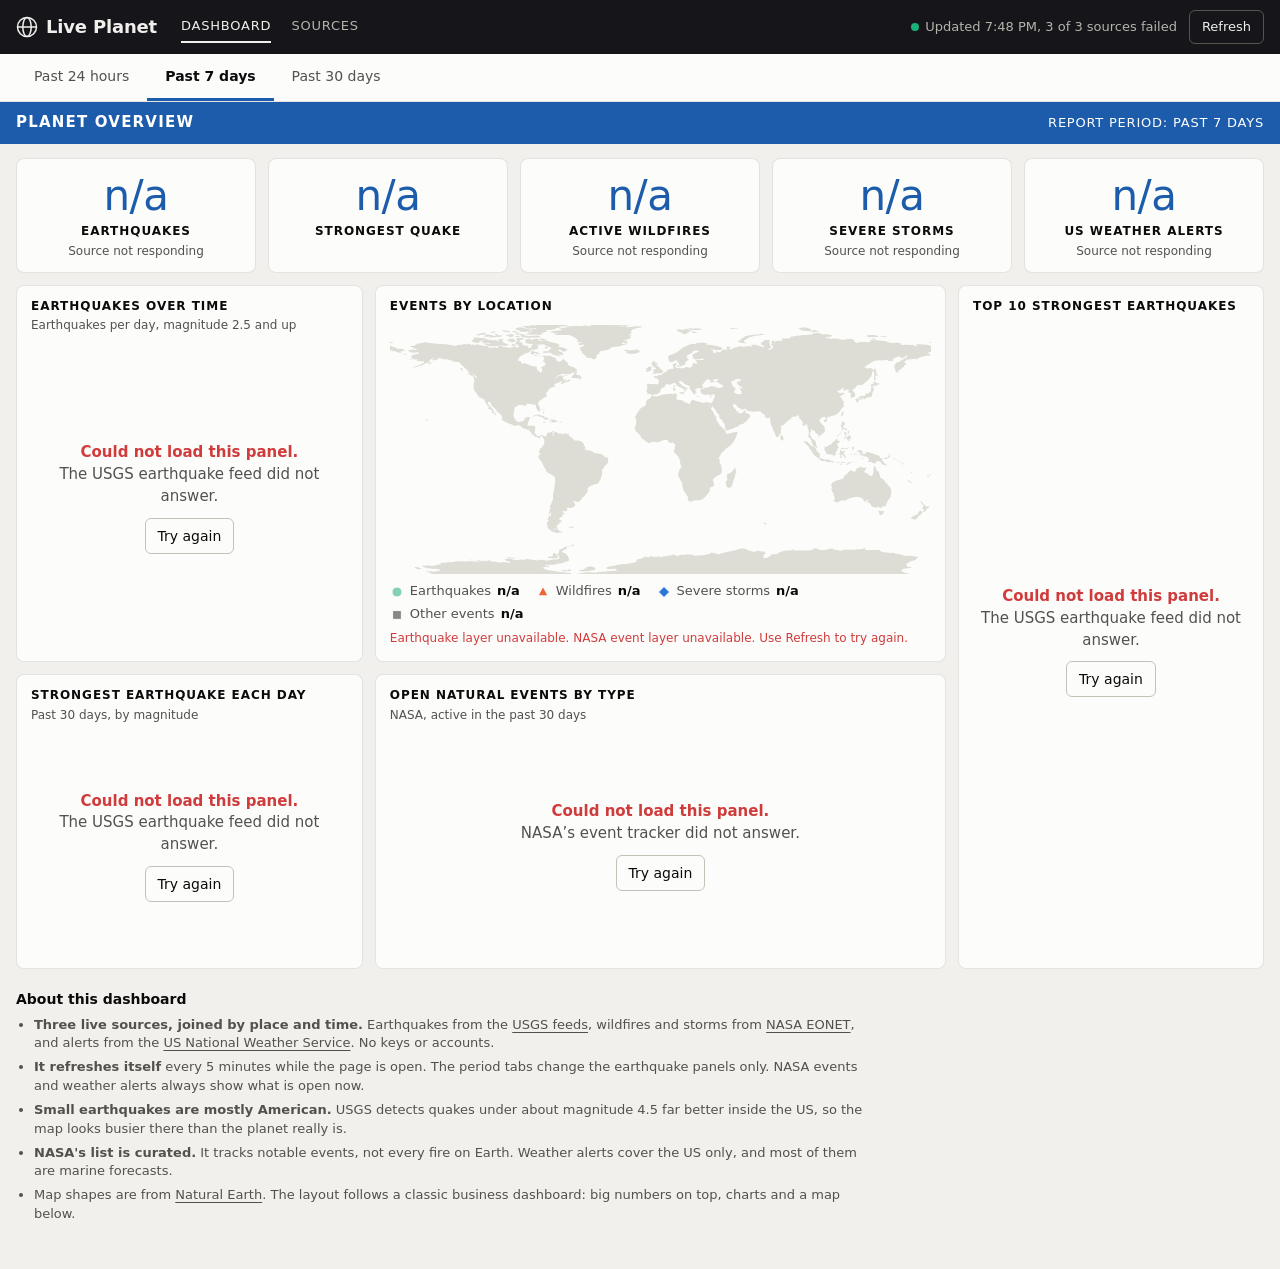
<file: examples/live-planet-dashboard.html>
<!doctype html>
<html lang="en">
<head>
<meta charset="utf-8">
<meta name="viewport" content="width=device-width, initial-scale=1">
<title>Live Planet Dashboard</title>
<style>
  :root {
    color-scheme: light;
    --plane: #f1f0ec;
    --surface: #fcfcfb;
    --ink: #0b0b0b;
    --ink-2: #52514e;
    --muted: #898781;
    --grid: #e1e0d9;
    --axis: #c3c2b7;
    --border: rgba(11, 11, 11, 0.10);
    --bar: #16161a;
    --bar-ink: #f0efec;
    --bar-ink-2: #b5b3ab;
    --band: #1c5cab;
    --seq: #2a78d6;
    --seq-soft: #cde2fb;
    --c-quake: #1baf7a;
    --c-fire: #eb6834;
    --c-storm: #2a78d6;
    --c-other: #898781;
    --g2: #b5b3ab;
    --g3: #52514e;
    --land: #dddcd5;
    --critical: #d03b3b;
  }
  @media (prefers-color-scheme: dark) {
    :root {
      color-scheme: dark;
      --plane: #0d0d0d;
      --surface: #1a1a19;
      --ink: #f0efec;
      --ink-2: #c3c2b7;
      --grid: #2c2c2a;
      --axis: #383835;
      --border: rgba(255, 255, 255, 0.10);
      --bar: #050505;
      --band: #184f95;
      --seq: #3987e5;
      --seq-soft: #0d366b;
      --c-quake: #199e70;
      --c-fire: #d95926;
      --c-storm: #3987e5;
      --g2: #5f5e5a;
      --g3: #c3c2b7;
      --land: #2e2e2c;
    }
  }
  * { box-sizing: border-box; }
  html { -webkit-text-size-adjust: 100%; }
  body {
    margin: 0; background: var(--plane); color: var(--ink);
    font-family: system-ui, -apple-system, "Segoe UI", sans-serif; font-size: 15px; line-height: 1.45;
  }
  a { color: inherit; text-underline-offset: 3px; }
  a:focus-visible, button:focus-visible, summary:focus-visible { outline: 2px solid var(--seq); outline-offset: 2px; border-radius: 4px; }
  h1, h2, h3, p { margin: 0; }

  /* top bar */
  .topbar { background: var(--bar); color: var(--bar-ink); }
  .topbar-in { display: flex; align-items: center; gap: 12px 24px; flex-wrap: wrap; padding: 10px 16px; max-width: 1400px; margin: 0 auto; }
  .brand { font-size: 18px; font-weight: 650; letter-spacing: -0.01em; display: flex; align-items: center; gap: 8px; }
  .brand svg { flex: none; }
  .topnav { display: flex; gap: 20px; font-size: 13px; letter-spacing: 0.06em; text-transform: uppercase; }
  .topnav a { color: var(--bar-ink-2); text-decoration: none; padding: 6px 0; }
  .topnav a:hover, .topnav a[aria-current] { color: var(--bar-ink); }
  .topnav a[aria-current] { border-bottom: 2px solid var(--bar-ink); }
  .top-right { margin-left: auto; display: flex; align-items: center; gap: 12px; font-size: 13px; color: var(--bar-ink-2); }
  .live-dot { width: 8px; height: 8px; border-radius: 50%; background: #1baf7a; display: inline-block; margin-right: 6px; animation: pulse 1.8s infinite; }
  @keyframes pulse { 0%, 100% { opacity: 1; } 50% { opacity: 0.25; } }
  .btn {
    font: inherit; font-size: 13px; color: var(--bar-ink); background: transparent;
    border: 1px solid #55554f; border-radius: 6px; padding: 6px 12px; min-height: 34px; cursor: pointer;
  }
  .btn:hover { background: #2a2a2e; }
  .btn:disabled { opacity: 0.5; cursor: default; }

  /* period tabs */
  .tabs { background: var(--surface); border-bottom: 1px solid var(--border); }
  .tabs-in { display: flex; max-width: 1400px; margin: 0 auto; padding: 0 16px; overflow-x: auto; }
  .tab {
    font: inherit; font-size: 14px; color: var(--ink-2); background: none; border: 0; border-bottom: 3px solid transparent;
    padding: 12px 18px; min-height: 44px; cursor: pointer; white-space: nowrap;
  }
  .tab:hover { color: var(--ink); }
  .tab[aria-pressed="true"] { color: var(--ink); font-weight: 600; border-bottom-color: var(--band); }

  /* title band */
  .band { background: var(--band); color: #fff; }
  .band-in { display: flex; justify-content: space-between; align-items: baseline; gap: 8px 16px; flex-wrap: wrap; max-width: 1400px; margin: 0 auto; padding: 10px 16px; }
  .band h1 { font-size: 15px; font-weight: 650; letter-spacing: 0.08em; text-transform: uppercase; }
  .band p { font-size: 13px; letter-spacing: 0.06em; text-transform: uppercase; }

  .page { max-width: 1400px; margin: 0 auto; padding: 14px 16px 40px; }

  /* big-number tiles */
  .kpis { display: grid; grid-template-columns: repeat(auto-fit, minmax(150px, 1fr)); gap: 12px; margin-bottom: 12px; }
  .kpi { background: var(--surface); border: 1px solid var(--border); border-radius: 8px; padding: 14px 12px 12px; text-align: center; min-width: 0; }
  .kpi .val { font-size: clamp(30px, 3.4vw, 42px); font-weight: 300; line-height: 1.1; letter-spacing: -0.01em; color: var(--band); }
  @media (prefers-color-scheme: dark) { .kpi .val { color: #6da7ec; } }
  .kpi .lab { font-size: 12px; font-weight: 600; letter-spacing: 0.08em; text-transform: uppercase; margin-top: 4px; }
  .kpi .sub { font-size: 12px; color: var(--ink-2); margin-top: 2px; overflow-wrap: anywhere; min-height: 1.45em; }

  /* panel grid */
  .grid { display: grid; gap: 12px; grid-template-columns: minmax(0, 1fr); grid-template-areas: "map" "top" "bars" "line" "donut"; }
  @media (min-width: 680px) {
    .grid { grid-template-columns: repeat(2, minmax(0, 1fr)); grid-template-areas: "map map" "bars line" "donut top"; }
  }
  @media (min-width: 1080px) {
    .grid { grid-template-columns: minmax(0, 3.4fr) minmax(0, 5.6fr) minmax(0, 3fr); grid-template-areas: "bars map top" "line donut top"; }
  }
  .panel { background: var(--surface); border: 1px solid var(--border); border-radius: 8px; display: flex; flex-direction: column; min-width: 0; position: relative; }
  .panel > header { padding: 12px 14px 0; }
  .panel h2 { font-size: 12px; font-weight: 650; letter-spacing: 0.08em; text-transform: uppercase; }
  .panel .note { font-size: 12px; color: var(--ink-2); margin-top: 2px; }
  .panel .body { padding: 10px 14px 14px; flex: 1; min-height: 0; position: relative; display: flex; flex-direction: column; }
  .chart { flex: 1 1 220px; min-height: 220px; position: relative; }
  .chart svg { position: absolute; inset: 0; }
  .chart svg, .mapwrap svg { display: block; width: 100%; height: 100%; }
  .state {
    position: absolute; inset: 0; z-index: 3; display: flex; flex-direction: column; gap: 10px; align-items: center; justify-content: center;
    text-align: center; padding: 20px; border-radius: 8px; color: var(--ink-2);
    background: color-mix(in srgb, var(--surface) 90%, transparent);
  }
  .state[hidden] { display: none; }
  .state strong { color: var(--critical); display: block; }
  .state button { font: inherit; font-size: 14px; color: var(--ink); background: var(--surface); border: 1px solid var(--axis); border-radius: 6px; padding: 6px 12px; min-height: 36px; cursor: pointer; }

  /* chart marks */
  .gridline { stroke: var(--grid); stroke-width: 1; }
  .baseline { stroke: var(--axis); stroke-width: 1; }
  .tick { fill: var(--muted); font-size: 11px; font-variant-numeric: tabular-nums; }
  .barmark { fill: var(--seq); }
  .col:hover .barmark, .col.on .barmark { fill: var(--band); }
  .lineseries { fill: none; stroke: var(--seq); stroke-width: 2; stroke-linejoin: round; stroke-linecap: round; }
  .dot { fill: var(--surface); stroke: var(--seq); stroke-width: 2; }
  .cross { stroke: var(--axis); stroke-width: 1; }
  .ann { fill: var(--ink); font-size: 12px; font-weight: 650; }

  /* map */
  .mapwrap { aspect-ratio: 1000 / 460; }
  .land { fill: var(--land); }
  .mk { stroke: var(--surface); stroke-width: 1; vector-effect: non-scaling-stroke; }
  .mk.quake { fill: var(--c-quake); fill-opacity: 0.55; }
  .mk.fire { fill: var(--c-fire); }
  .mk.storm { fill: var(--c-storm); }
  .mk.other { fill: var(--c-other); }
  .mk:hover { fill-opacity: 1; stroke: var(--ink); }
  .legend { list-style: none; display: flex; flex-wrap: wrap; gap: 4px 16px; margin: 8px 0 0; padding: 0; font-size: 13px; color: var(--ink-2); }
  .legend li { display: flex; align-items: center; gap: 6px; }
  .legend b { color: var(--ink); font-variant-numeric: tabular-nums; }
  .mapnote { font-size: 12px; color: var(--critical); margin-top: 6px; }
  .mapnote:empty { display: none; }

  /* ranked list */
  .rank { list-style: none; margin: 0; padding: 0; }
  .rank li { padding: 7px 0; border-top: 1px solid var(--grid); }
  .rank li:first-child { border-top: 0; padding-top: 0; }
  .rank .row { display: flex; justify-content: space-between; gap: 10px; font-size: 13px; }
  .rank .place { min-width: 0; overflow: hidden; text-overflow: ellipsis; white-space: nowrap; }
  .rank .when { color: var(--ink-2); flex: none; font-size: 12px; }
  .rank .track { display: flex; align-items: center; gap: 8px; margin-top: 4px; }
  .rank .fill { height: 14px; background: var(--seq); border-radius: 0 4px 4px 0; min-width: 4px; }
  .rank .mag { font-size: 13px; font-weight: 650; font-variant-numeric: tabular-nums; }

  /* donut */
  .donut { display: flex; align-items: center; gap: 16px; flex-wrap: wrap; height: 100%; min-height: 200px; }
  .donut svg { width: 170px; height: 170px; flex: none; }
  .donut .total { fill: var(--ink); font-size: 30px; font-weight: 300; }
  .donut .total-lab { fill: var(--ink-2); font-size: 11px; letter-spacing: 0.06em; text-transform: uppercase; }
  .donut ul { list-style: none; margin: 0; padding: 0; font-size: 13px; flex: 1; min-width: 150px; }
  .donut li { display: flex; align-items: center; gap: 8px; padding: 5px 0; border-top: 1px solid var(--grid); }
  .donut li:first-child { border-top: 0; }
  .donut li span:last-child { margin-left: auto; font-weight: 650; font-variant-numeric: tabular-nums; }
  .sw { width: 10px; height: 10px; border-radius: 2px; flex: none; }
  .seg { stroke: var(--surface); stroke-width: 2; }
  .seg:hover { opacity: 0.8; }

  .tip {
    position: fixed; z-index: 20; pointer-events: none; background: var(--surface); color: var(--ink);
    border: 1px solid var(--border); border-radius: 8px; box-shadow: 0 4px 16px rgba(0, 0, 0, 0.16);
    padding: 7px 10px; font-size: 13px; line-height: 1.4; max-width: 260px;
  }
  .tip[hidden] { display: none; }
  .tip .t-head { color: var(--ink-2); font-size: 12px; }

  .about { margin-top: 20px; font-size: 13px; color: var(--ink-2); }
  .about h2 { font-size: 14px; color: var(--ink); margin-bottom: 6px; }
  .about ul { margin: 0; padding-left: 18px; max-width: 860px; }
  .about li { margin-bottom: 5px; }

  @media (prefers-reduced-motion: reduce) { .live-dot { animation: none; } }
</style>
</head>
<body>
<header>
  <div class="topbar">
    <div class="topbar-in">
      <div class="brand">
        <svg width="22" height="22" viewBox="0 0 22 22" aria-hidden="true"><circle cx="11" cy="11" r="9.5" fill="none" stroke="currentColor" stroke-width="1.5"/><ellipse cx="11" cy="11" rx="4.2" ry="9.5" fill="none" stroke="currentColor" stroke-width="1.5"/><path d="M1.5 11h19" stroke="currentColor" stroke-width="1.5"/></svg>
        Live Planet
      </div>
      <nav class="topnav" aria-label="Page sections">
        <a href="#overview" aria-current="page">Dashboard</a>
        <a href="#about">Sources</a>
      </nav>
      <div class="top-right">
        <span id="updated" role="status"><span class="live-dot" aria-hidden="true"></span>Loading…</span>
        <button type="button" class="btn" id="refresh">Refresh</button>
      </div>
    </div>
  </div>
  <div class="tabs">
    <div class="tabs-in" role="group" aria-label="Report period">
      <button type="button" class="tab" data-period="day" aria-pressed="false">Past 24 hours</button>
      <button type="button" class="tab" data-period="week" aria-pressed="true">Past 7 days</button>
      <button type="button" class="tab" data-period="month" aria-pressed="false">Past 30 days</button>
    </div>
  </div>
  <div class="band">
    <div class="band-in">
      <h1 id="overview">Planet overview</h1>
      <p>Report period: <span id="periodLabel">past 7 days</span></p>
    </div>
  </div>
</header>

<main class="page">
  <section class="kpis" aria-label="Headline numbers">
    <div class="kpi"><div class="val" id="kQuakes">…</div><div class="lab">Earthquakes</div><div class="sub" id="kQuakesSub">Magnitude 2.5 and up</div></div>
    <div class="kpi"><div class="val" id="kMax">…</div><div class="lab">Strongest quake</div><div class="sub" id="kMaxSub"></div></div>
    <div class="kpi"><div class="val" id="kFires">…</div><div class="lab">Active wildfires</div><div class="sub" id="kFiresSub">Tracked by NASA</div></div>
    <div class="kpi"><div class="val" id="kStorms">…</div><div class="lab">Severe storms</div><div class="sub" id="kStormsSub">Tracked by NASA</div></div>
    <div class="kpi"><div class="val" id="kAlerts">…</div><div class="lab">US weather alerts</div><div class="sub" id="kAlertsSub">Active right now</div></div>
  </section>

  <div class="grid">
    <section class="panel" id="pBars" style="grid-area: bars" aria-labelledby="hBars">
      <header><h2 id="hBars">Earthquakes over time</h2><p class="note" id="barsNote"></p></header>
      <div class="body"><div class="chart" id="bars"></div><div class="state" hidden></div></div>
    </section>

    <section class="panel" id="pMap" style="grid-area: map" aria-labelledby="hMap">
      <header><h2 id="hMap">Events by location</h2></header>
      <div class="body">
        <div class="mapwrap">
          <svg id="map" viewBox="0 20 1000 460" role="img" aria-label="World map with a marker for each earthquake and each open natural event. Counts are in the legend below, and the strongest earthquakes are listed in the next panel.">
            <path class="land" d="M1000,294.6L1000,296L998.2,296.7L996.5,297.3L996.1,296.2L997.5,295.6L998.4,295.5L1000,294.6ZM994.8,298.6L995.5,298.2L996.4,299L996,300.4L994.3,300.8L992.7,300.5L992.5,299.2L993.5,298.3L994.8,298.6ZM0.6,294.5L0.2,295.8L0,296L0,294.6L0.6,294.5ZM594.2,252.6L594.6,252.9L604.7,258.6L604.9,260.2L608.9,263L607.6,266.4L607.8,268L609.6,269L609.6,269.7L608.9,271.4L609,272.2L608.9,273.6L609.8,275.3L611,278.1L612,278.7L609.8,280.3L606.7,281.3L605.1,281.3L604.1,282.1L602.2,282.2L601.4,282.6L598.1,281.8L596,282L595.2,278.2L594.3,276.9L593.7,276.2L591,275.6L589.4,274.8L587.7,274.3L586.5,273.9L585.4,273.2L583.9,269.7L582.3,268.1L581.7,266.5L582,265.1L581.5,262.5L582.6,262.4L583.7,261.4L584.7,259.9L585.4,259.3L585.4,258.4L584.8,257.8L584.6,256.7L585.4,256.4L585.6,254.7L584.5,253.2L585.5,252.8L588.5,252.9L594.2,252.6ZM475.9,173.2L475.9,173.4L475.9,173.9L475.9,178.1L466.8,178L466.8,185.1L464.2,185.3L463.6,186.7L464.1,190.8L453.2,190.7L452.6,191.7L452.7,190.5L452.8,190.5L459,190.3L459.4,189.3L460.5,188L461.4,184.2L465.3,181.2L466.6,177.7L467.4,177.5L468.4,175.3L470.7,175L471.7,175.4L473,175.4L473.9,174.8L475.6,174.7L475.5,173.2L475.9,173.2ZM158.8,113.9L158.4,113.9L153,111.2L151,110L146,108.8L144.5,106.3L144.9,104.6L141.3,103.5L140.8,101.2L137.5,99.2L137.4,97.8L138.9,96.4L138.9,94.7L134.1,92.9L131.3,89.7L129.6,87.7L127,86.5L125.2,85.4L123.7,83.9L120.9,84.8L118.2,86.4L115.7,84.5L113.8,83.3L111.1,82.6L108.3,82.5L108.4,66.7L108.4,56.4L113.6,57L117.9,58.4L120.8,58.6L123.3,57.5L126.6,56.6L130.8,56.9L134.9,55.7L139.5,55L141.4,56.2L143.4,55.5L144.1,54.2L146,54.5L150.7,57L154.4,55.1L154.8,57.2L158.2,56.8L159.2,56L162.6,56.1L166.8,57.3L173.3,58.3L177.1,58.8L179.9,58.6L183.6,60L179.7,61.4L184.7,62L192.2,61.6L194.6,61.2L197.6,62.8L200.6,61.4L197.7,60.2L199.5,59.3L202.9,59.2L205.1,58.9L207.4,59.6L210.2,61.1L213.3,60.8L218.2,62.1L222.5,61.7L226.5,61.7L226.2,60L228.7,59.5L233,60.4L233,63.1L234.8,60.9L237,60.9L238.2,58.1L235.3,56.4L232,55.3L232.2,52.2L235.5,50.2L239.2,50.7L242,51.9L245.8,55L243.3,56.4L248.5,57L248.5,59.8L252.2,57.6L255.5,59.4L254.7,61.5L257.4,63.3L260.3,61.3L262.3,58.9L262.4,55.9L266.4,56.1L270.5,56.5L274.2,57.9L274.4,59.3L272.3,60.7L274.3,62.2L273.9,63.6L268.5,65.5L264.6,66L261.8,65.1L260.9,66.5L258.2,68.9L257.4,70.1L254.2,71.9L250.2,72.1L248,73.3L247.9,75.1L244.6,75.5L241.2,77.7L238.2,80.8L237.1,83L237,86.3L241.1,86.7L242.3,89.3L243.6,91.4L247.5,90.9L252.7,92.1L255.4,93.1L257.4,94.4L260.9,95.2L263.9,96.4L268.4,96.5L271.5,96.8L271,99.2L271.9,102L273.9,105.1L278,107.8L280.2,106.9L281.7,104L280.2,99.6L278.3,98.1L282.7,96.8L285.8,94.9L287.4,93L287.2,91.1L285.3,88.7L281.9,86.7L285.2,83.7L284,81.2L283,76.9L285,76.2L289.7,77L292.6,77.3L294.9,76.5L297.5,77.5L300.9,79.1L301.7,80.2L306.7,80.4L306.6,82.7L307.5,86.2L310.1,86.7L312.1,88.3L316.1,86.8L318.8,83.7L320.6,82.4L322.8,84.9L326.4,88.4L329.5,91.8L328.3,93.5L332,95.1L334.5,96.7L339,97.4L340.7,98.3L341.8,100.6L344,101L345.1,102L345.3,105.1L343.3,106.2L341.3,107.2L336.7,108.2L333.2,110.4L328.5,110.9L322.6,110.3L318.4,110.3L315.6,110.5L313.2,112.5L309.7,113.7L305.7,117.4L302.5,119.9L304.8,119.5L309.3,115.8L315.1,113.5L319.3,113.2L321.7,114.6L319.1,116.5L320,119.5L320.9,121.6L324.5,122.9L329.1,122.5L331.9,119.4L332.1,121.4L333.9,122.4L330.4,124.3L324.3,125.9L321.5,127L318.4,129L316.3,128.8L316.2,126.5L321,124.2L316.6,124.3L313.5,124.6L311.7,123L311.7,119.3L310.5,118.5L308.6,118.9L307.7,118.2L305.6,120.3L304.7,122.5L303.7,123.7L302.5,124.2L301.7,124.3L301.4,125L296.3,125L292,125L290.8,125.5L287.8,127.5L287.5,127.7L286.6,128.8L284.1,128.8L281.3,128.8L280.1,129.3L280.5,129.8L280.8,130.7L280.7,130.9L277.1,132.3L274.2,132.8L271,134.2L270.3,134.2L269.4,133.8L269.1,133.4L269.1,133.1L269.7,132.1L271,130.6L271.8,129L271.3,126.6L270.7,124L267.8,122.7L268.1,122.2L267.7,121.9L267,121.9L266.4,121.5L266.3,120.8L265.7,121.1L265,121L265.2,120.7L264.5,120.5L264.2,119.7L262.1,118.8L259.8,117.9L257.1,116.8L254.5,115.8L252,116.6L251.1,116.6L247.7,115.9L245.4,116.3L242.8,115.4L239.9,115L238,114.8L237.1,114.3L236.6,112.8L235.7,112.8L235.7,113.9L229.9,113.9L220.4,113.9L211,113.9L202.6,113.9L194.3,113.9L186.1,113.9L177.6,113.9L174.9,113.9L166.7,113.9L158.8,113.9ZM266.7,76.5L268.7,75.2L272.6,75.3L272.5,75.8L269.3,77.3L267.3,77.3L266.7,76.5ZM278.4,47.8L275.3,46.3L275.5,45.3L276.8,45.1L283.2,45.4L287.9,46.9L288.2,47.7L285.2,47.6L282.2,47.6L279.2,47.9L278.4,47.8ZM276.9,77.5L278,76.7L279.1,76.8L279.8,77.3L278.7,78.8L277.5,78.6L276.8,77.7L276.9,77.5ZM240,41.7L238.5,42.8L234.4,42.6L231.1,41.9L232.5,40.6L236.5,39.9L239,40.8L240,41.7ZM239.3,34.7L238.1,34.7L232.9,34.6L232.1,33.8L237.7,33.8L239.7,34.3L239.3,34.7ZM231.2,31.2L234.6,32.2L233.8,33.2L229.7,33.7L227.4,33.1L226.2,32.1L226,30.9L229.6,31L231.2,31.2ZM255.1,43.4L250.7,43L243.3,42.1L242.3,40.6L242,39.2L239.2,38L233.4,37.7L230.2,36.8L231.3,35.7L237,35.8L240.1,36.7L245.5,36.7L247.9,37.6L247.3,38.7L250.5,39.3L252.3,40L256,40.1L260.1,40.3L264.5,39.7L270.1,39.5L274.6,39.7L277.6,40.7L278.2,41.9L276.5,42.6L272.4,43.2L268.8,42.9L260.8,43.3L255.1,43.4ZM190.9,32.9L194.8,33.3L193.9,34.2L188.7,35L184.6,34.1L186.9,33.2L190.9,32.9ZM191.8,31.1L195.4,31.7L192,32.2L187.4,32.2L187.4,31.8L190.3,31L191.8,31.1ZM345.6,107.5L344.1,109.2L342.2,111.6L344,110.7L345.9,111.3L344.9,112.3L347.4,113L348.7,112.3L351.5,113.2L350.6,115.2L352.5,114.8L352.9,116.2L353.8,118L352.6,120.4L351.3,120.5L349.5,120L350.1,117.7L349.3,117.4L346.1,119.8L344.5,119.7L346.4,118.4L343.7,117.7L340.8,117.9L335.4,117.8L334.9,116.9L336.7,116L335.5,115.2L337.8,113.5L340.7,109.1L342.4,107.5L344.8,106.6L346.1,106.7L345.6,107.5ZM267,69.1L270,70.1L273.2,71L273.5,72.3L275.5,72.1L277.5,73L275,73.9L270.7,73.2L269.1,71.9L266.4,73.4L262.4,74.9L261.5,73.2L257.7,73.5L260.1,72.1L260.5,69.9L261.4,67.4L263.4,67.6L264,68.8L265.4,68.4L267,69.1ZM281.2,49L283.8,47.9L290,49.3L293.8,50.6L294.2,51.9L299.3,51.2L302.2,53L308.9,54.1L311.3,55.2L314,57.8L308.9,59.1L315.4,60.9L319.8,61.5L323.8,64.1L328.2,64.3L327.3,66.2L322.4,69.4L319,68.3L314.7,65.6L311.1,65.9L310.7,67.5L313.6,69.1L317.4,70.4L318.6,71.2L320.4,73.9L319.4,75.9L315.9,75.2L308.9,72.9L312.9,75.3L315.8,77L316.2,78L308.7,76.9L302.7,75.2L299.3,73.9L300.3,73.1L296.2,71.7L292.1,70.3L292.2,71.1L284.1,71.6L281.8,70.6L283.6,68.6L288.8,68.5L294.6,68.2L293.6,67.2L294.6,65.8L298.2,63.1L297.4,61.9L296.4,60.9L292.1,59.6L286.5,58.6L288.3,57.9L285.3,56.2L282.9,56L280.7,55.1L279.2,55.9L274.2,56.3L264,55.6L258.2,54.8L253.7,54.4L251.4,53.4L254.3,52.2L250.3,52.2L249.4,49.3L251.6,46.9L254.4,45.7L261.6,45L259.5,46.8L261.7,48.5L264.3,46.3L271.3,45.1L276.1,48L275.7,49.8L281.2,49ZM237.5,44.1L243.3,44.2L248.6,44.8L244.4,47.3L241.1,47.9L238.1,49.9L235,49.8L233.2,47.4L233.3,46L234.7,44.8L237.5,44.1ZM158.7,38.6L163.5,36.5L169.2,34.7L173.4,34.7L177.2,34.3L176.8,36.5L174.7,37.4L172.1,37.6L166.9,38.7L162.5,39.2L158.7,38.6ZM131.4,99.9L134,99.7L133.2,102.8L135.6,105.1L134.5,105L132.8,103.8L131.8,102.5L130.4,101.6L129.9,100.4L130.1,99.5L131.4,99.9ZM207,29.7L212.4,30.1L219.9,31.1L222.1,32.4L223.1,33.6L218.6,33.3L214,32.4L207.8,32.3L210.5,31.5L207.2,30.8L207,29.7ZM156.9,115.2L155.5,115.6L151,114.4L150.1,113.4L147.6,112.4L147.1,111.6L144.3,111.1L143.2,109.6L143.4,109L146.4,109.6L148.1,110L150.7,110.3L151.6,111.2L153,112.6L155.8,113.7L156.9,115.2ZM162.4,43.2L166.4,43.8L173.5,43.9L176.2,44.7L179.1,45.9L175.6,46.6L168.8,48.6L165.4,50.5L165.4,51.7L158.1,53.1L156.6,51.8L150.2,50.4L151.4,49.2L153.3,47.2L155.7,45.3L153,43.6L162.4,43.2ZM200.5,39.3L203,38.9L205.9,39L206.4,40.3L204.7,41.7L195.3,42.1L188.3,43.3L184,43.3L183.7,42.4L189.5,41.2L176.9,41.5L173,41L176.8,38.3L179.4,37.6L187.2,38.5L192.2,40.1L197,40.4L193.1,37.7L195.6,36.7L198.5,37L199.4,38.3L200.5,39.3ZM204.1,47L207.2,48.1L209,50.8L209.8,52.8L214.5,54.2L219.5,55.5L219.2,56.7L214.6,56.9L216.4,58L215.5,59L210.4,58.6L205.7,57.8L202.4,58L197.2,58.9L190.2,59.4L185.2,59.6L183.7,58.3L179.9,57.6L177.5,57.9L174.1,55.7L175.9,55.4L180.2,54.9L184.1,55L187.7,54.5L182.4,53.9L176.4,54.1L172.5,54.1L171,53L177.5,51.9L173.2,52L168.3,51.2L170.7,49.1L172.6,48L180,46.3L182.9,46.9L181.5,48.2L187.7,47.3L191.5,48.7L194.7,47.3L197.2,48.2L199.5,51L200.9,49.8L198.9,47L201.3,46.6L204.1,47ZM221,48L217.9,46.2L221.2,44.9L224.5,45.5L229.5,45.1L230.2,45.9L227.6,47.2L231.8,48.4L231.3,50.9L226.8,52L224.1,51.8L222.2,50.7L215.3,48.6L215.3,47.7L221,48ZM203.9,45.6L207.6,45.4L209.7,46.1L207.3,47.9L202.9,45.9L203.9,45.6ZM226.4,36.9L228.5,38.2L228.6,39.6L227.3,41.7L222.8,42L219.8,41.5L219.8,39.9L215.3,40.1L215.1,38L218.1,38L222.3,37.1L226.2,37.3L226.4,36.9ZM233.3,26.1L235.2,25.3L238.1,25.1L236.8,24.4L243.3,24.3L246.9,25.8L251.5,26.4L256.1,26.9L258.3,28.7L261.6,29.6L257.8,30.4L252.7,32.5L247.8,32.7L242,32.4L239,31.2L239.1,30.2L241.3,29.5L236.2,29.5L233.1,28.6L231.4,27.3L233.3,26.1ZM245.6,22.5L249.7,22L253,21.9L258.4,21.4L262.5,20.4L265.9,20.6L268.9,21.3L271.1,19.8L274.7,19.4L279.7,19.1L288.2,19L289.7,19.3L297.7,18.8L303.7,19L309.7,19.1L317.1,19.4L323.1,19.7L328.2,20.5L328.1,21.2L321.3,22.4L314.6,23L312.1,23.6L318.1,23.6L311.6,25.3L307,26.1L302.3,28.3L296.5,28.8L294.8,29.4L286.4,29.7L290.2,30L288.3,30.5L290.6,31.9L287.9,32.8L283.6,33.6L282.3,34.7L278.4,35.5L278.8,36.2L283.6,36L283.6,36.7L276.2,38.4L269,37.6L260.8,38.1L256.7,37.7L251.4,37.6L251.1,36.2L256.2,35.6L254.8,33.6L256.5,33.4L264,34.6L260.2,32.8L255.7,32.3L257.9,31.2L262.8,30.6L263.6,29.6L259.7,28.5L258.5,27.1L266.1,27.2L268.3,27.5L272.6,26.5L266.4,26.2L256.7,26.3L251.8,25.4L249.4,24.3L246.2,23.5L245.6,22.5ZM291.1,62.7L289.3,63.5L286.1,63.6L285.5,62.3L286.6,60.7L289.2,60.3L291.3,61.1L291.4,62.3L291.1,62.7ZM232.6,57L234.3,58L232.6,59L228.8,58.2L226.6,58.5L222.8,57.2L225.2,56.4L227.2,55.2L230.1,55.9L231.8,56.4L232.6,57ZM320.8,111.5L321.7,111.2L325.4,111.9L328.2,113.1L328.3,113.6L327,113.6L323.4,112.8L320.8,111.5ZM322.2,119.3L323.2,120.7L325.2,121.1L327.7,121L326.4,122.1L325.3,122.3L321.8,121.1L321.1,120.2L322.2,119.3ZM158.8,113.9L166.7,113.9L174.9,113.9L177.6,113.9L186.1,113.9L194.3,113.9L202.6,113.9L211,113.9L220.4,113.9L229.9,113.9L235.7,113.9L235.7,112.8L236.6,112.8L237.1,114.3L238,114.8L239.9,115L242.8,115.4L245.4,116.3L247.7,115.9L251.1,116.6L252,116.6L254.5,115.8L257.1,116.8L259.8,117.9L262.1,118.8L264.2,119.7L264.5,120.5L265.2,120.7L265,121L265.7,121.1L266.3,120.8L266.4,121.5L267,121.9L267.7,121.9L268.1,122.2L267.8,122.7L270.7,124L271.3,126.6L271.8,129L271,130.6L269.7,132.1L269.1,133.1L269.1,133.4L269.4,133.8L270.3,134.2L271,134.2L274.2,132.8L277.1,132.3L280.7,130.9L280.8,130.7L280.5,129.8L280.1,129.3L281.3,128.8L284.1,128.8L286.6,128.8L287.5,127.7L287.8,127.5L290.8,125.5L292,125L296.3,125L301.4,125L301.7,124.3L302.5,124.2L303.7,123.7L304.7,122.5L305.6,120.3L307.7,118.2L308.6,118.9L310.5,118.5L311.7,119.3L311.7,123L313.5,124.6L314,125.5L311,126.9L308.2,127.8L305.2,128.7L303.8,130.3L303.3,130.9L303.3,132.4L304.2,133.9L305.3,133.9L305,132.9L305.9,133.5L305.7,134.3L303.8,134.8L302.4,134.7L300.4,135.2L299.2,135.4L297.6,135.5L295.2,136.3L299.3,135.8L300.2,136.3L296.3,137.1L294.5,137.1L294.6,136.8L293.7,137.6L294.5,137.7L293.9,139.7L291.9,141.8L291.7,141.1L291.1,141L290.2,140.3L290.8,141.8L291.5,142.3L291.5,143.3L290.6,144.4L289.1,146.6L288.8,146.5L289.7,144.6L288.2,143.6L287.9,141.3L287.4,142.5L288,144.2L286.1,143.8L288.1,144.7L288.2,147.3L289,147.5L289.3,148.5L289.6,151.2L287.9,153.3L285,154.1L283.2,155.8L281.8,155.9L280.4,157L280,157.9L276.9,159.7L275.4,161L274.1,162.7L273.6,164.6L274.1,166.6L275.1,168.9L276.3,170.9L276.3,172.1L277.6,175.3L277.5,177.2L277.4,178.3L276.7,180L275.9,180.3L274.5,180L274.1,178.8L273,178.1L271.6,175.8L270.3,173.6L269.8,172.5L270.4,170.7L269.6,169.2L267.5,166.8L266.4,166.4L263.6,167.7L263.1,167.5L261.7,166.2L260,165.6L256.9,165.9L254.4,165.6L252.3,165.8L251.1,166.2L251.6,167L251.6,168.1L252.2,168.6L251.6,169L250.6,168.6L249.6,169.1L247.6,169L245.5,167.6L243.1,167.9L241,167.3L239.3,167.5L237,168.1L234.4,170.2L231.7,171.4L230.2,172.7L229.5,173.9L229.5,175.9L229.6,177.2L230.2,178.1L229.1,178.2L227.1,177.6L224.9,176.8L224.2,175.4L223.6,173.5L221.9,171.9L221,170.3L219.6,168.4L217.6,167.3L215.3,167.3L213.6,169.5L211.3,168.7L209.8,167.9L209.2,166.3L208.2,164.9L206.6,163.7L205.2,162.8L204.1,161.8L199.3,161.8L199.3,162.9L197.1,162.9L191.6,163L185.3,161L181.1,159.7L181.3,159.1L177.8,159.4L174.6,159.6L174.2,158.2L172.4,156.6L171.1,156.3L170.8,155.5L169.2,155.3L168.2,154.6L165.6,154.3L164.9,153.9L164.6,152.3L161.9,149.6L159.6,145.7L159.7,145L158.5,144.1L156.3,141.8L155.9,139.5L154.4,138L155.1,135.7L155,133.3L154.1,131.2L155.2,128.6L155.5,126.1L155.8,123.5L155.3,119.8L154.5,117.4L153.6,116.2L154,115.6L158,116.6L159.5,119.2L160.2,118.4L159.7,116.2L158.8,113.9ZM68.3,194.2L68.8,194.5L69.3,194.8L70,195.8L69.9,196L68.8,196.6L67.9,197L67.5,197.5L66.8,197.1L66.9,196.3L66.5,195.3L66.6,195L67.1,194.5L66.9,194L67.1,193.7L67.3,193.8L68.3,194.2ZM66.7,192.3L66.4,192.7L65.5,192.9L65,192.3L64.7,192L64.7,191.9L65,191.6L66,191.9L66.7,192.3ZM64.6,191.2L64.5,191.5L63,191.4L63.2,191.1L64.6,191.2ZM61,189.7L61.3,189.9L62.1,190.8L61.9,190.9L61.7,190.9L60.8,190.8L60.4,190.2L60.3,190.1L61,189.7ZM57.3,188.3L57.4,188.9L57,189.2L56.1,188.7L56.3,188.5L56.7,188.2L57.3,188.3ZM37.6,82.3L39.8,82.5L40.1,83.6L38.4,84L36.5,83.5L34.8,82.7L37.6,82.3ZM74.4,89L76.2,89.2L77.4,90L75,91.3L72.2,92.4L70.8,91.7L70.4,90.4L72.9,89.4L74.4,89ZM108.4,56.4L108.4,66.7L108.3,82.5L111.1,82.6L113.8,83.3L115.7,84.5L118.2,86.4L120.9,84.8L123.7,83.9L125.2,85.4L127,86.5L129.6,87.7L131.3,89.7L134.1,92.9L138.9,94.7L138.9,96.4L137.4,97.8L135.9,96.7L133.4,95.8L132.6,93.4L129.1,91.2L127.6,88.5L124.9,88.4L120.5,88.3L117.2,87.5L111.5,84.6L108.8,84.1L104,83.1L100.1,83.3L94.7,82.1L91.3,80.9L88.3,81.5L88.8,83.4L87.3,83.6L84.1,84.2L81.6,85.1L78.6,85.7L78.2,84L79.4,81.3L82.4,80.5L81.6,79.8L78.1,81.3L76.2,83.2L72.2,85.1L74.2,86.5L71.6,88.5L68.6,89.6L65.8,90.5L65.1,91.7L60.8,93.2L59.9,94.5L56.7,95.6L54.8,95.4L52.2,96.2L49.3,97.2L47,98.1L42.3,98.9L41.8,98.4L44.9,97.1L47.6,96.3L50.5,94.7L54,94.4L55.4,93.3L59.2,91.6L59.8,91.1L61.9,90.1L62.4,88L63.8,86.3L60.6,87.2L59.7,86.7L58.2,87.7L56.4,86.3L55.6,87.3L54.6,85.9L51.8,87L50.1,87L49.8,85.4L50.3,84.4L48.6,83.4L44.9,83.9L42.6,82.6L40.7,81.9L40.7,80.4L38.6,79.2L39.6,77.6L41.9,76L42.9,74.6L45.1,74.4L47,74.8L49.3,73.5L51.3,73.7L53.4,72.9L52.9,71.6L51.3,71.1L53.4,70L51.7,70.1L48.7,70.7L47.9,71.3L45.7,70.7L41.8,71L37.7,70.3L36.5,69.2L33,67.6L36.9,66.4L43.1,65.1L45.4,65.1L45,66.5L50.9,66.3L48.6,64.6L45.2,63.6L43.2,62.2L40.6,61L36.8,60.1L38.3,58.7L43.2,58.6L46.8,57.3L47.4,55.9L50.3,54.6L53,54.3L58.2,53.1L60.8,53.3L65.1,51.8L69.3,52.4L71.3,53.6L72.5,53.1L77.2,53.3L77,53.9L81.3,54.4L84.1,54.1L90,55L95.3,55.2L97.4,55.6L101.1,55.1L105.4,56L108.4,56.4ZM23,72.8L24.7,73.4L26.4,73.1L28.7,73.8L31.4,74.2L31.2,74.5L29.1,75.1L27,74.5L25.9,74L23.5,74.1L22.8,73.9L23,72.8ZM742.7,113.3L740.6,115.1L738.2,115.4L738.1,118.2L736.6,119.4L731.1,118.5L729.1,123.5L727.6,124.1L722.1,125.2L724.6,130.1L722.7,130.8L722.9,132.4L721.2,132L719.8,131L715.7,130.7L711.1,130.6L710.1,130.9L706.1,129.7L704.6,130.3L704.1,131.9L699.6,131L697.7,131.4L697.1,132.6L695.5,133.1L691.9,135L690.6,137L689.6,137L688.8,135.7L685.3,135.6L684.8,133.4L683.4,133.3L683.6,130.6L680.3,128.5L675.5,128.7L672.3,129.2L669.6,126.7L667.3,125.6L663,123.6L662.5,123.4L655.4,125L655.5,135.3L654,135.4L652.1,133.2L650.2,132.4L647.1,133L645.8,133.9L645.7,133.3L646.4,132.1L645.8,131.1L642.6,130.2L641.4,127.7L639.8,127L639.7,126.1L642.4,126.3L642.5,124.3L644.9,123.9L647.3,124.3L647.8,121.6L647.3,119.9L644.6,120L642.2,119.3L639,120.5L636.4,121.1L635,120.7L635.3,119.2L633.5,117.4L631.4,117.5L629.1,115.6L630.7,113.5L629.9,112.9L632.1,109.8L634.9,111.5L635.3,109.4L641,106.4L645.4,106.3L651.5,108.3L654.8,109.4L657.7,108.2L662.1,108.2L665.7,109.6L666.5,108.8L670.4,108.9L671.1,107.6L666.6,105.7L669.2,104.3L668.7,103.6L671.4,102.8L669.4,100.9L670.7,100L681.1,99L682.4,98.3L689.4,97.3L691.9,96.2L696.8,96.8L697.7,99.6L700.6,99L704.2,99.9L704,101.4L706.6,101.3L713.6,98.6L712.6,99.5L716.1,101.7L722.3,108.7L723.8,107.3L727.6,108.9L731.6,108.1L733.2,108.6L734.5,110.2L736.4,110.8L737.6,112L741.2,111.6L742.7,113.3ZM655.5,135.3L655.4,125L662.5,123.4L663,123.6L667.3,125.6L669.6,126.7L672.3,129.2L675.5,128.7L680.3,128.5L683.6,130.6L683.4,133.3L684.8,133.4L685.3,135.6L688.8,135.7L689.6,137L690.6,137L691.9,135L695.5,133.1L697.1,132.6L697.9,132.9L695.6,134.7L697.7,135.7L699.6,135L702.9,136.5L699.4,138.5L697.3,138.2L696.1,138.3L695.7,137.5L696.3,136.2L692.6,136.9L691.7,138.6L690.4,140.2L688.1,140.1L687.3,141.3L689.4,141.9L690,144L688.4,146.8L686.3,146.2L684.8,146.2L684.9,144.5L681.2,143.3L678.3,142L676.4,140.7L673.3,138.7L671.9,135.9L671,135.4L668,135.5L666.9,134.9L666.6,132.7L662.9,131.2L660.5,132.9L658.1,133.8L658.6,135.2L655.5,135.3ZM891.7,257.2L896.5,259.1L901.6,260.7L903.5,262.1L905.1,263.5L905.5,265.2L910.1,266.9L910.8,268.4L908.3,268.7L908.9,270.5L911.3,272.3L913.2,275.3L914.7,275.2L914.6,276.4L916.8,276.9L915.9,277.4L918.9,278.6L918.6,279.4L916.7,279.6L916.1,278.9L913.7,278.6L910.9,278.1L908.7,276.4L907.1,274.8L905.7,272.4L902.1,271.2L899.7,272L898,272.9L898.4,275L896.2,275.9L894.6,275.4L891.8,275.3L891.7,266.3L891.7,257.2ZM924,260.2L925.1,261.1L925.4,262.5L924.5,263.2L924,261.6L923.4,260.5L922.1,259.6L920.5,258.4L918.5,257.6L919.3,256.9L920.8,257.7L921.7,258.3L922.9,259L924,260.2ZM920.3,266.2L918.8,266.9L917.3,267.5L915.9,267.5L913.6,266.7L912,266L912.2,265.1L914.7,265.5L916.2,265.3L916.7,264L917.1,263.9L917.3,265.4L918.9,265.2L919.7,264.2L921.2,263.2L920.9,261.6L922.6,261.5L923.2,262L923.1,263.5L922.2,265.2L920.7,265.4L920.3,266.2ZM929.9,264.8L930.7,265.5L932.1,267.2L933.4,268.2L933,268.9L932.2,269.2L931,268.2L929.8,266.4L929.2,264.3L929.6,264L929.9,264.8ZM891.7,257.2L891.7,266.3L891.8,275.3L889.3,273L886.5,272.5L885.8,273.3L882.3,273.4L883.4,271.1L885.2,270.3L884.5,267.3L883.1,265L877.7,262.6L875.5,262.4L871.3,259.8L870.5,261.2L869.4,261.4L868.8,260.4L868.8,259.2L866.6,257.8L869.6,256.8L871.6,256.9L871.4,256.2L867.3,256.1L866.2,254.5L863.7,254L862.6,252.6L866.3,251.9L867.7,251L872.2,252.2L872.6,253.2L873.4,257.7L876.3,259.4L878.6,256.4L881.8,254.7L884.2,254.7L886.6,255.7L888.7,256.7L891.7,257.2ZM847.1,274.7L847.4,275.2L847.5,276.1L845.7,278.2L843.3,278.8L842.9,278.4L843.2,277.5L844.4,275.8L847.1,274.7ZM872.8,269.2L872.5,267.1L873,266.1L873.6,265.1L874.2,265.9L874.2,267.3L872.8,269.2ZM827.5,238.5L825.9,241L827.9,243.6L827.4,244.9L830.5,247.5L827.3,247.8L826.3,249.7L826.4,252.2L823.8,254.1L823.7,256.9L822.6,261.1L822.2,260.2L819.1,261.4L818,259.7L816,259.6L814.6,258.7L811.3,259.7L810.3,258.3L808.5,258.5L806.2,258.2L805.8,254.4L804.4,253.7L803,251.3L802.6,248.8L803,246.3L804.6,244.4L805.1,246.3L807,247.9L808.8,247.3L810.5,247.5L812.2,246.1L813.5,245.8L816.1,246.6L818.4,246L819.8,242.2L820.9,241.2L821.8,238L825,238L827.5,238.5ZM859.4,257.8L862.4,258.6L863.4,260.7L861.1,259.6L858.8,259.3L857.2,259.5L855.3,259.4L855.9,257.9L859.4,257.8ZM852.4,260.5L850.5,260L850,258.8L852.8,258.7L853.5,259.6L852.4,260.5ZM855.4,244L855.6,245.5L857.2,245.7L857.5,246.9L857.3,249.3L855.9,249L855.5,250.7L856.6,252.2L855.8,252.5L854.7,250.7L853.9,247.2L854.4,245L855.4,244ZM841.5,247.6L844.7,247.5L847.4,245.4L847.9,246.1L845.7,248.8L843.6,249.3L840.9,248.8L836.3,248.9L833.8,249.3L833.4,251.4L835.9,253.9L837.4,252.7L842.6,251.7L842.4,253L841.2,252.6L840,254.2L837.5,255.3L840.2,258.9L839.6,259.8L842.1,263L842.1,264.8L840.6,265.7L839.5,264.7L840.9,262.4L838.2,263.5L837.5,262.7L837.8,261.6L835.8,260L836,257.3L834.2,258.1L834.4,261.4L834.5,265.4L832.8,265.8L831.6,264.9L832.4,262.4L831.9,259.7L830.8,259.7L829.9,257.8L831.1,256L831.5,253.8L832.8,249.6L833.4,248.4L835.8,246.4L838,247.2L841.5,247.6ZM834.2,278.5L830.5,276.5L833.1,276L834.5,276.8L835.5,277.7L835.3,278.4L834.2,278.5ZM837.1,273.7L838.9,273.5L841.4,272.5L841,274L836.8,274.8L833.1,274.5L833.1,273.5L835.3,272.9L837.1,273.7ZM828.5,273.2L830.2,273L830.9,274.2L827.7,274.7L825.8,275.1L824.3,275.1L825.2,273.5L826.8,273.5L827.5,272.5L828.5,273.2ZM801.4,267.8L801.7,268.8L807.1,269.1L807.7,268L812.8,269.3L813.8,271.1L818,271.6L821.4,273.3L818.2,274.3L815.2,273.2L812.7,273.3L809.8,273.1L807.2,272.6L804,271.5L801.9,271.2L800.8,271.6L795.7,270.4L795.2,269.2L792.7,269L794.6,266.4L798,266.5L800.2,267.6L801.4,267.8ZM789.9,253L790.4,255L791.4,256.5L793.4,256.7L794.7,258.5L794,262L793.9,266.3L790.9,266.3L788.5,264L785,261.7L783.8,260L781.7,257.8L780.3,255.7L778.2,251.8L775.7,249.5L774.9,247.1L773.9,244.9L771.4,243.2L769.9,240.8L767.8,239.3L764.9,236.2L764.7,234.8L766.5,234.9L770.8,235.4L773.2,238.1L775.4,240L776.9,241.2L779.6,244.2L782.4,244.2L784.7,246.1L786.3,248.4L788.4,249.7L787.3,252L788.9,252.9L789.9,253ZM309.3,396.2L310.4,397.5L311.8,399.6L315.4,401.2L319.3,401.9L318.1,403.3L315.4,403.5L314,402.5L312.3,402.4L309.4,402.4L309.3,396.2ZM339.9,333.9L339.2,336.2L338.5,339L338.5,341.8L337.9,342.4L337.7,344.2L337.5,345.6L341,348L340.7,349.9L342.4,351.1L342.3,352.5L339.6,356.1L335.5,357.6L329.9,358.1L326.8,357.9L327.4,359.5L326.9,361.6L327.4,363L325.7,364L322.9,364.4L320.2,363.3L319.1,364.1L319.5,366.8L321.4,367.7L322.9,366.8L323.7,368.2L321.2,369.1L318.9,370.8L318.5,373.6L317.9,375.1L315.3,375.1L313.1,376.5L312.3,378.6L315,380.6L317.7,381.2L316.7,383.7L313.4,385.3L311.6,388.5L309.1,389.6L307.9,390.9L308.8,393.8L310.7,395.4L309.5,395.3L306.9,394.8L300.2,394.5L299.1,392.8L299.1,390.8L297.3,390.9L296.3,389.9L296.1,387L298.2,385.8L299.1,384L298.8,382.6L300.2,380.2L301.2,376.6L300.9,374.9L302.2,374.4L301.9,373.4L300.6,372.8L301.5,371.6L300.2,370.6L299.6,367.4L300.7,366.8L300.2,363.4L300.9,360.6L301.6,358.1L303.3,357.1L302.4,354.4L302.4,351.8L304.5,350L304.5,347.7L306.1,345L306.1,342.4L305.3,341.9L304.1,337.1L305.8,334.3L305.5,331.6L306.5,329.1L308.3,326.4L310.3,324.7L309.5,323.6L310,322.7L310,318.1L313,316.7L313.9,313.9L313.6,313.2L315.9,310.6L319.5,311.3L321.2,313.3L322.3,311.1L325.4,311.2L325.9,311.8L331,316.3L333.3,316.8L336.6,318.8L339.5,319.9L339.9,321.1L337.2,325.3L340,326.1L343.1,326.5L345.3,326.1L347.8,323.9L348.3,321.5L349.6,321L351,322.6L351,324.8L348.6,326.3L346.8,327.4L343.6,330.1L339.9,333.9ZM309.3,396.2L309.4,402.4L312.3,402.4L314,402.5L313.1,403.6L310.7,404.5L309.3,404.4L307.7,404.2L305.7,403.3L302.8,402.9L299.3,401.4L296.4,399.9L292.6,396.8L294.9,397.4L298.8,399.2L302.5,400.2L303.9,398.9L304.8,397L307.4,395.9L309.3,396.2ZM306.7,298.8L308.1,300.7L308.4,302.7L309.9,303.9L309,306.6L310.5,309.7L311.6,313.5L313.6,313.2L313.9,313.9L313,316.7L310,318.1L310,322.7L309.5,323.6L310.3,324.7L308.3,326.4L306.5,329.1L305.5,331.6L305.8,334.3L304.1,337.1L305.3,341.9L306.1,342.4L306.1,345L304.5,347.7L304.5,350L302.4,351.8L302.4,354.4L303.3,357.1L301.6,358.1L300.9,360.6L300.2,363.4L300.7,366.8L299.6,367.4L300.2,370.6L301.5,371.6L300.6,372.8L301.9,373.4L302.2,374.4L300.9,374.9L301.2,376.6L300.2,380.2L298.8,382.6L299.1,384L298.2,385.8L296.1,387L296.3,389.9L297.3,390.9L299.1,390.8L299.1,392.8L300.2,394.5L306.9,394.8L309.5,395.3L307.1,395.3L305.7,395.9L303.2,396.9L302.8,399.5L301.6,399.6L298.5,398.7L295.3,396.8L291.8,395.2L290.9,393.4L291.7,391.8L290.3,389.9L290,385.2L291.2,382.5L294.1,380.4L289.9,379.6L292.5,377.1L293.5,372.5L296.6,373.5L298,367.7L296.1,367L295.3,370.5L293.5,370.1L294.4,366.1L295.3,361L296.6,359.1L295.8,356.3L295.6,353.2L296.8,353.1L298.5,348.6L300.4,344.2L301.6,340.1L300.9,335.9L301.7,333.6L301.4,330.2L303,326.8L303.5,321.4L304.4,315.6L305.3,309.4L305.1,304.9L304.5,301L305.9,300.3L306.7,298.8ZM581.5,262.5L582,265.1L581.7,266.5L582.3,268.1L583.9,269.7L585.4,273.2L584.3,272.9L580.6,273.4L579.8,273.7L579,275.5L579.6,276.7L579.2,280L578.8,282.8L579.6,283.3L581.5,284.3L582.3,283.8L582.5,286.8L580.4,286.8L579.2,285.3L578.2,284.1L576.1,283.7L575.5,282.2L573.8,283.1L571.5,282.7L570.6,281.5L568.8,281.2L567.5,281.3L567.4,280.4L566.4,280.4L565.2,280.2L563.4,280.6L562.2,280.5L561.5,280.8L561.7,277.5L560.8,276.5L560.6,274.7L561,273.1L560.4,272L560.4,270.3L557,270.3L557.2,269.3L555.8,269.3L555.7,269.8L553.9,269.9L553.2,271.5L552.8,272.2L551.3,271.8L550.4,272.2L548.5,272.4L547.5,271L546.8,270.1L546,268.4L545.4,266.3L537.2,266.3L536.2,266.6L535.4,266.6L534.2,266.9L533.8,266.1L534.5,265.8L534.6,264.6L535.1,263.9L536.1,263.3L536.8,263.6L537.8,262.5L539.3,262.5L539.5,263.3L540.5,263.8L542.1,262.1L543.8,260.7L544.5,259.8L544.4,257.5L545.6,254.8L546.8,253.4L548.7,252.1L549,251.2L549.1,250.2L549.5,249.2L549.4,247.6L549.7,245.2L550.3,243.4L551.1,241.9L551.3,240.3L551.5,238.3L552.6,236.9L554.1,236L556.4,237L558.1,238L560.2,238.3L562.2,238.8L563.1,237.1L563.4,236.9L564.7,237.2L567.8,235.8L568.9,236.4L569.8,236.3L570.2,235.6L571.3,235.4L573.3,235.7L575.1,235.8L576,235.5L577.7,237.8L579,238.1L579.7,237.6L581,237.8L582.5,237.2L583.2,238.4L585.6,240.3L585.5,243.5L586.6,243.9L585.7,244.9L584.6,245.6L583.6,247L583,248.3L582.8,250.6L582.2,251.6L582.2,253.7L581.4,254.5L581.3,256.2L580.9,256.4L580.6,257.9L581.3,259.1L581.5,262.5ZM615.5,254.7L613.9,252.4L613.8,242.3L616.3,239.1L617,238.2L618.8,238.2L621.3,236.2L624.9,236.1L632.7,227.8L634.7,225.5L635.9,223.7L635.9,222.3L635.9,219.5L636,218.3L636.9,218.2L638.1,217.8L639.6,217.6L640.9,216.6L642,216.6L642,217.4L641.8,219L641.8,220.4L641.2,221.4L640.4,224.4L639.1,227.6L637.4,231.1L635,235.2L632.6,238.3L629.3,242.1L626.6,244.3L622.4,247.1L619.8,249.2L616.8,252.6L616.1,254L615.5,254.7ZM608.9,263L604.9,260.2L604.7,258.6L594.6,252.9L594.2,252.6L594.1,249.7L594.9,248.6L596.3,246.7L597.3,244.7L596.1,241.5L595.8,240.1L594.5,238.2L596.2,236.5L598.1,234.7L599.5,235.2L599.5,236.7L600.4,237.6L602.4,237.6L605.9,240L606.8,240L607.4,240L608,240.3L609.9,240.5L610.7,239.3L613.2,238.2L614.4,239.1L616.3,239.1L613.8,242.3L613.9,252.4L615.5,254.7L613.6,255.8L612.9,256.9L611.8,257.1L611.4,259.1L610.6,260.2L610,262.1L608.9,263ZM568.2,227.1L566.1,225.9L565.2,225.1L565,224.3L565.4,223.1L565.4,222L563.8,220.2L563.5,219L563.5,218.4L562.5,217.6L562.5,215.9L561.9,214.9L560.9,215L561.2,214L561.9,212.9L561.6,211.7L562.5,210.9L562,210.2L562.7,208.5L564,206.4L566.4,206.6L566.2,195.6L566.2,194.4L569.4,194.4L569.4,188.9L580.6,188.9L591.4,188.9L602.4,188.9L603.3,191.6L602.7,192.1L603.1,195L604.1,198.3L605.2,199L606.7,200L605.3,201.6L603.2,202L602.4,202.9L602.1,204.7L600.9,208.8L601.2,209.9L600.8,212.3L599.6,215.1L597.9,216.4L596.8,218.6L596.5,219.7L595.2,220.5L594.3,223.4L594.4,225.9L594.3,223.7L594,223.7L594,222.3L593.7,221.3L592.2,220.2L591.9,218.2L592.2,216.2L591,216L590.8,216.6L589.1,216.7L589.8,217.6L590,219.2L588.5,220.7L587.1,222.7L585.7,223L583.3,221.4L582.3,222L582,222.8L580.6,223.3L580.5,223.9L577.7,223.9L577.3,223.3L575.3,223.2L574.3,223.7L573.5,223.5L572.1,221.8L571.6,221.1L569.6,221.5L568.9,222.7L568.2,225.2L567.2,225.8L566.4,226.1L568.2,227.1ZM566.2,195.6L566.4,206.6L564,206.4L562.7,208.5L562,210.2L562.5,210.9L561.6,211.7L561.9,212.9L561.2,214L560.9,215L561.9,214.9L562.5,215.9L562.5,217.6L563.5,218.4L563.5,219L561.8,219.5L560.3,220.6L558.3,223.7L555.7,225L553,224.8L552.3,225L552.5,226L551.1,227L549.9,228.1L546.4,229.1L545.7,228.5L545.3,228.5L544.7,229.2L542.4,229.4L542.9,228.6L542,226.7L541.6,225.6L540.4,225.1L538.8,223.5L539.4,222.2L540.6,222.4L541.4,222.2L543,222.3L541.5,219.7L541.6,217.9L541.4,216.1L540.3,214.3L540.5,213L538.8,212.9L538.8,211.1L537.6,210.1L538.8,206.4L542.4,203.8L542.5,200.2L543.6,194.6L544.2,193.4L543,192.4L543,191.5L541.9,190.8L541.3,186.5L544.1,185L555.1,190.3L566.2,195.6ZM300.8,195.2L301,196.8L300.8,197.8L300.2,198.3L300.9,199.1L300.8,199.9L299,199.4L297.7,199.6L296,199.4L294.7,199.9L293.2,199L293.4,198.2L296,198.5L298.1,198.8L299.1,198.1L297.8,196.9L297.8,195.9L296.1,195.4L296.7,194.7L298.4,194.8L300.8,195.2ZM300.8,199.9L300.9,199.1L300.2,198.3L300.8,197.8L301,196.8L300.8,195.2L301.1,194.8L303.3,194.8L305,195.5L305.7,195.4L306.2,196.4L307.7,196.4L307.6,197.2L308.9,197.3L310.2,198.3L309.2,199.4L307.9,198.8L306.6,198.9L305.7,198.8L305.2,199.3L304.1,199.5L303.7,198.8L302.8,199.2L301.7,201.1L301,200.7L300.8,199.9ZM996.5,52.5L1000,51.3L1000,53.2L997,53.4L996.5,52.5ZM636.4,121.1L635.1,122.8L632.4,123.2L629.7,126.1L632.2,128.7L631.9,130.6L635,133.9L633.3,135L632.8,135.7L631.6,135.5L629.7,133.8L628.9,133.7L627.2,133.1L626.3,131.9L623.7,131.4L622,131.8L621.5,131.3L617.8,129.9L613.7,129.5L611.3,129L611,129.3L607.4,127L604.3,126L601.9,124.3L603.9,123.9L606.2,121.6L604.6,120.5L608.7,119.3L608.7,118.7L606.2,119.2L606.3,117.9L607.7,117.2L610.4,116.9L610.8,116L610.2,114.5L611.3,113L611.3,112.2L607.2,111.3L605.6,111.3L603.9,110L601.7,110.5L598.2,109.5L598.3,109L597.3,107.8L595.1,107.6L594.8,106.8L595.5,106.2L593.8,104.6L590.9,104.9L590,104.8L589.3,105.4L588.3,105.3L587.6,103.5L587,102.6L587.5,102.3L589.7,102.4L590.8,101.8L590,101.1L588.1,100.6L588.3,100.1L587.2,99.6L585.4,97.7L586,97L585.8,95.7L583,95L581.6,95.4L581.2,94.7L578.3,94L577.4,92.3L577.1,91L575.8,90.3L577,89.5L576.2,86.9L578.1,85.3L577.7,84.8L580.9,83.3L578,81.9L583.9,78.4L586.5,76.8L587.5,75.4L583.4,73.5L584.6,71.7L582.1,69.6L583.9,67.2L580.7,64L583.3,61.9L579,60.1L579.4,58.2L581.7,57.9L586.4,56.8L589.3,55.8L593.8,57.5L601.4,58.2L611.9,61.3L614.1,62.6L614.2,64.5L611.2,65.9L606.6,66.7L594.2,64.6L592.2,64.9L596.7,66.9L596.9,68.2L597.1,71.1L600.6,71.9L602.8,72.6L603.2,71.3L601.5,70.1L603.3,69L610,70.8L612.3,70.1L610.5,68.1L616.9,65.3L619.5,65.5L622.1,66.5L623.7,64.6L621.4,62.9L622.7,61.2L620.7,59.5L628.5,60.4L630.1,62L626.5,62.3L626.6,63.9L628.7,64.8L633,64.2L633.7,62.4L639.5,61.1L649.2,58.7L651.3,58.9L648.6,60.6L652,60.8L654,59.9L659.2,59.8L663.3,58.7L666.5,60.3L669.7,58.5L666.8,56.9L668.2,56L676.4,56.8L680.2,57.7L690.3,60.9L692.2,59.4L689.3,57.9L689.3,57.3L685.9,57.1L686.8,55.8L685.3,53.6L685.3,52.7L690.4,50.2L692.2,47.7L694.3,47.1L701.6,47.8L702.2,49.4L699.6,51.6L701.3,52.5L702.2,54.5L701.6,58.3L704.6,60L703.4,61.8L698,65.8L701.2,66.2L702.3,65.2L705.3,64.5L706.1,63.1L708.5,61.8L706.9,60.2L708.2,58.4L705.1,58.1L704.4,56.6L706.7,53.8L703.1,51.5L708,49.7L707.4,47.7L708.8,47.6L710.2,49.2L709.1,51.8L712.1,52.4L710.8,50.3L715.5,49.3L721.3,49.1L726.4,50.7L723.9,48.4L723.6,45.4L728.5,44.9L735.2,45L741.2,44.6L738.9,43.2L742.1,41.3L745.3,41.3L750.7,39.9L758.1,39.5L759,38.8L766.3,38.5L768.6,39.1L774.8,37.6L779.9,37.7L780.7,36.5L783.3,35.3L789.9,34.2L794.6,35.1L790.8,35.8L797.1,36.2L797.9,37.6L800.4,36.9L808.5,36.9L814.8,38.3L817,39.3L816.3,40.8L813.3,41.6L806,43.1L803.9,43.9L807.3,44.3L811.4,45L813.9,44.5L815.4,46.3L816.6,45.6L821,45.1L829.9,45.6L830.6,46.9L842.2,47.3L842.4,45.2L848.3,45.7L852.7,45.7L857.2,47.1L858.5,48.9L856.8,50.1L860.3,52.2L864.7,53.4L867.4,50.5L871.8,51.7L876.6,51L881.9,51.8L884,51L888.5,51.4L886.5,48.8L890.2,47.6L915.3,49.4L917.6,51.1L924.9,53.2L936.1,52.7L941.7,53.1L944,54.3L943.6,56.3L947.1,57.1L950.8,56.5L955.7,56.5L960.9,57L966.2,56.7L971,59.2L974.5,58.3L972.2,56.5L973.5,55.3L982.3,56.1L988.1,55.9L996.1,57.2L1000,58.4L1000,69.5L996.4,70.7L992.8,70.5L995.3,72L997,74.3L998.3,75L998.6,76.2L997.9,76.9L992.7,76.3L984.9,78.4L982.4,78.7L978.2,80.7L974.2,82.4L973.1,83.7L969.2,81.7L961.9,83.9L960.7,82.9L958,84.1L954.3,83.7L953.4,85.5L950,88.2L950.1,89.3L953.3,90L952.9,94L950.4,94.1L949.2,96.4L950.3,97.6L945.5,99L944.5,102.2L940.4,102.9L939.5,105.7L935.5,108.3L934.5,106.4L933.3,102.3L931.8,96.2L933.1,92.3L935.4,90.7L935.6,89.4L939.9,88.7L944.9,85.2L949.6,82.4L954.6,80.2L956.9,76.2L953.5,76.5L951.8,78.8L944.8,81.8L942.5,78.4L935.3,79.3L928.4,84L930.7,85.7L924.5,86.4L920.2,86.7L920.4,84.7L916.1,84.3L912.6,85.7L904.1,85.2L895,86L886,91.4L875.4,98L879.7,98.3L881.1,100.1L883.8,100.7L885.6,99.3L888.6,99.5L892.6,102.5L892.7,104.9L890.5,107.7L890.3,111L889.1,115.4L884.9,119.4L883.9,121.4L880.2,124.6L876.4,127.8L874.6,129.4L870.9,131.1L869.2,131.1L867.4,129.8L863.7,131.8L863.3,132.7L862.9,132.2L862.9,130.8L864.3,130.8L864.7,127.5L864,125.1L866.3,124.1L869.7,124.6L871.6,121.9L872.5,118.9L873.6,117.8L875.1,115.3L870.5,116.2L868.1,117.3L863.9,117.2L862.7,114.6L859.4,112.7L854.6,111.8L853.6,109.1L852.6,107.4L851.6,106.2L849.9,103.4L847.4,102.3L843.3,101.5L839.6,101.6L836.1,102.1L833.8,103.5L835.3,104.1L835.4,105.7L833.8,106.5L831.3,109.5L831.4,110.7L827.4,112.5L824.1,111.4L820.8,111.7L819.3,110.7L817.7,110.4L813.6,112.4L809.9,112.8L807.4,113.5L803.9,113.1L801.3,113.1L799.6,111.7L796.9,110.3L794.1,110L790.6,110.3L788,110.9L784,109.7L783.5,107.6L780.2,106.9L777.7,106.6L774.6,105.4L771.7,108.3L772.9,109.9L770.2,111.9L766.2,111.2L763.4,111.1L761.5,109.8L758.6,109.7L756.2,108.9L752,110.2L746.7,112.6L743.8,113.1L742.7,113.3L741.2,111.6L737.6,112L736.4,110.8L734.5,110.2L733.2,108.6L731.6,108.1L727.6,108.9L723.8,107.3L722.3,108.7L716.1,101.7L712.6,99.5L713.6,98.6L706.6,101.3L704,101.4L704.2,99.9L700.6,99L697.7,99.6L696.8,96.8L691.9,96.2L689.4,97.3L682.4,98.3L681.1,99L670.7,100L669.4,100.9L671.4,102.8L668.7,103.6L669.2,104.3L666.6,105.7L671.1,107.6L670.4,108.9L666.5,108.8L665.7,109.6L662.1,108.2L657.7,108.2L654.8,109.4L651.5,108.3L645.4,106.3L641,106.4L635.3,109.4L634.9,111.5L632.1,109.8L629.9,112.9L630.7,113.5L629.1,115.6L631.4,117.5L633.5,117.4L635.3,119.2L635,120.7L636.4,121.1ZM760.5,24.9L766.5,24.3L771.9,25.7L778.3,28.4L777.6,30.9L771.5,31.2L763.8,30.4L759.2,29.4L757.1,27.4L753.3,26.8L760.5,24.9ZM785.7,29.8L792.7,31.4L791.9,32.5L776.2,33.6L781.3,29.9L783.6,29.6L785.7,29.8ZM885.6,38.5L893,38.6L903,40.1L900.8,42.2L890.6,42.1L886,42.7L880.5,40.9L882,39L885.6,38.5ZM911.7,40.7L918.7,41.4L915.5,42.5L911,42.3L905.9,41.2L906.6,40.3L911.7,40.7ZM888.5,46.2L891.1,45.1L894.6,44.8L898.6,45.9L898.9,46.6L894.7,46.7L889,46.3L888.5,46.2ZM624.6,26.1L630,25.6L634.2,25.6L634.8,26.3L636.4,25.7L639,25.2L643.1,25.8L642,26.3L638.3,26.6L635.8,26.8L635.4,27.3L632.2,27.7L629.2,27.1L630.8,26.2L624.6,26.1ZM563.1,99.1L558,99.1L554.6,98.8L555.2,97.6L559.1,96.7L562,97.2L563.2,97.6L562.9,98.4L563.1,99.1ZM648.6,45.1L655.3,42.7L654.5,41.4L660.7,40L669.9,38.2L679.2,37.7L683.9,36.6L689.3,36.3L691.3,37.4L689.4,38.2L679.5,39.6L671.1,40.9L662.4,43.6L658.3,46.3L653.9,49L654.5,51.3L659.8,53.6L658.2,53.8L649.1,53.4L648.4,52.2L643.3,51.5L642.9,50L645.8,49.4L645.7,47.8L651.2,45.5L648.6,45.1ZM897,100.8L897.9,103.5L897.9,106.2L899,109L901.8,114L897.7,113L896,117.1L898.7,119.9L898.6,121.8L896.5,120.2L894.7,122.3L894.2,120L894.5,117.3L894.2,114.3L894.8,112.2L894.9,108.5L893.3,105.7L893.6,101.9L896.1,100.7L895,99.4L896.3,99L897,100.8ZM14.1,63.3L13.8,65L15.7,65.7L15.1,63.7L22.6,64.1L28.1,66.7L25.3,67.9L20.7,68.2L20.7,70.9L19.6,71.5L17,71.4L14.9,70.5L11.2,69.7L10.5,68.5L7.7,68L4.6,68.4L3,67.4L3.6,66.4L0.3,67L1.6,68.3L0,69.5L0,58.4L6.8,60.6L14.1,63.3ZM3.6,53.1L0,53.2L0,51.3L0.4,51.2L2.7,51.2L6.7,52L6.5,52.4L3.6,53.1ZM592.9,122.3L593.6,121.6L595.6,122.2L596.5,122.3L596.8,122.9L597.3,123L597.3,123.2L598.6,123.9L601.5,123.7L600.9,124.7L597.9,125.2L594.1,126.8L592.6,126.2L593.2,124.9L590.2,124.1L590.6,123.6L593.3,122.6L592.9,122.3ZM280.6,175.6L281.9,175.4L283.8,175.4L283.8,176.2L280.8,176.6L280.6,175.6ZM283.9,174.9L286.1,176.1L285.6,178.1L285.1,177.8L285.2,176.3L283.9,175.2L283.9,174.9ZM282.8,180L283.6,180.1L284.6,182.4L284.6,184L283.9,184.1L283.2,182.5L282.2,181.7L282.8,180ZM330,394L333.3,392.4L335.7,393.1L337.4,391.9L339.6,393.2L338.8,394.2L335,395L333.8,394L331.4,395.3L330,394ZM542.1,28.7L543.1,27.7L547.2,27.6L550.7,28.6L559.8,30.7L552.9,31.8L551.3,33.8L548.9,34.3L547.6,36.6L544.2,36.7L538.2,35.1L540.7,34.1L536.6,33.3L531.2,30.9L529,28.7L536.6,27.7L538.1,28.7L542.1,28.7ZM586.4,56.8L581.7,57.9L579.4,58.2L580.6,56.2L577,55.1L572.7,56L571.4,58.1L568.7,59.3L565.7,58.6L562.1,58.8L559,57.3L557.3,58L555.6,58.2L555.2,60L550,59.5L549.2,61.1L546.6,61.1L544.7,63L542,66.1L537.7,70L538.7,71L537.7,72.1L534.9,72L533.1,74.6L533.3,78.3L535.1,79.7L534.2,83L531.9,84.9L530.6,86.5L528.8,84.8L523.3,88L519.6,88.7L515.7,87.3L514.7,84.3L513.9,77.9L516.4,76.1L523.8,73.7L529.2,70.9L534.3,67L541,61.6L545.7,59.5L553.3,56.1L559.4,54.8L564,55L568.2,52.7L573.3,52.8L578.2,52.3L586.9,54.3L583.3,55L586.4,56.8ZM576.1,27.6L572,29.1L564,29.4L555.8,29L555.3,28.2L551.3,28.2L548.2,26.9L556.8,26.1L560.9,26.8L563.7,26L570.7,26.6L576.1,27.6ZM568.7,33.7L562.5,34.9L557.6,34.2L559.5,33.5L557.8,32.6L563.6,32.1L564.7,33.1L568.7,33.7ZM370.1,20.5L379.4,18.8L389.2,18.9L392.7,17.9L402.5,17.7L424.7,18L442.1,20.2L437,21.3L426.3,21.4L411.4,21.7L412.8,22.2L422.6,21.9L431,22.8L436.4,22L438.7,23L435.6,24.6L442.7,23.5L456.2,22.5L464.5,23L466.1,24.2L454.8,26.2L453.2,26.8L444.3,27.3L450.7,27.4L447.5,29.4L445.3,31.2L445.4,34.3L448.7,36.2L444.3,36.3L439.8,37.1L444.9,38.6L445.6,41L442.6,41.2L446.2,43.6L440,43.8L443.2,45L442.3,45.9L438.4,46.4L434.5,46.4L438,48.3L438.1,49.5L432.6,48.3L431.1,49.1L434.9,49.8L438.5,51.5L439.6,53.7L434.6,54.2L432.5,53.2L429,51.6L430,53.5L426.8,54.9L434.1,55L437.9,55.2L430.5,57.6L422.9,59.8L414.8,60.8L411.7,60.8L408.9,61.8L405,64.8L399,66.7L397.1,66.8L393.4,67.5L389.4,68.2L387,69.9L387,71.8L385.6,73.7L381.1,75.9L382.2,78.1L380.9,80.3L379.5,83.1L375.6,83.2L371.5,81L365.9,80.9L363.2,79.4L361.4,76.7L356.6,73.3L355.2,71.4L354.8,69L350.9,66.4L351.9,64.3L350.1,63.4L352.8,60.1L357,59.1L358.1,57.9L358.7,55.8L355.5,56.7L354,57.1L351.5,57.5L348.1,56.6L347.9,54.8L349,53.3L351.6,53.2L357.2,54L352.5,52.2L350,51.3L347.2,51.6L344.9,51L348,48.4L346.3,47.3L344.1,45.4L340.8,42.5L337.2,41.4L337.3,40.2L329.8,38.6L323.9,38.4L316.5,38.5L309.7,38.7L306.5,37.8L301.7,36.1L309,35.2L314.5,35.1L302.7,34.3L296.4,33.2L296.8,32.1L307.3,30.8L317.5,29.5L318.5,28.4L311,27.5L313.5,26.3L323.1,24.4L327.1,24.1L326,22.9L332.5,22.1L341.1,21.7L349.6,21.7L352.7,22.5L360,21L366.7,22L370.6,22.3L376.3,23.2L369.7,21.7L370.1,20.5ZM691.5,385.1L693.3,385.9L695.9,386.3L696,386.8L695.2,388.1L691,388.3L690.9,386.8L691.3,385.6L691.5,385.1ZM847.1,274.7L847.5,274L849.9,273.4L851.8,273.3L852.7,273L853.7,273.3L852.7,274.1L849.8,275.3L847.5,276.1L847.4,275.2L847.1,274.7ZM545.4,329.4L546.7,328L547.8,328.8L548.3,330L549.5,330.2L551.3,330.7L552.8,330.5L555.3,329.1L555.3,318.8L556,319.2L557.7,321.9L557.4,323.5L558,324.5L560,324.2L561.4,323L562.7,322.2L563.4,320.8L564.8,320.2L565.9,320.5L567.3,321.3L569.5,321.4L571.3,320.8L571.6,319.9L572.1,318.6L573.6,318.4L574.4,317.3L575.3,315.5L577.8,313.4L581.8,311.4L582.9,311.4L584.2,311.9L585.2,311.5L586.6,311.8L588,315.7L588.7,317.7L588.2,320.8L588.4,321.8L587,321.3L586.2,321.5L586,322.3L585.2,323.3L585.2,324.3L586.9,325.8L588.5,325.5L589.1,324.3L591.2,324.3L590.5,326.3L590.2,328.6L589.5,329.9L587.6,331.3L587,331.7L585.8,333.1L585.1,334.5L583.5,336.5L580.3,339.4L578.4,341L576.3,342.3L573.4,343.4L572,343.5L571.6,344.3L569.9,343.9L568.5,344.4L565.5,343.9L563.9,344.2L562.7,344.1L559.8,345.2L557.5,345.6L555.8,346.7L554.5,346.7L553.3,345.7L552.4,345.7L551.2,344.4L551,344.8L550.7,344.1L550.7,342.4L549.8,340.6L550.7,340.1L550.6,337.9L548.8,335.3L547.4,333L545.4,329.4ZM580.5,330.4L581.5,331.3L580.6,332.6L580.1,333.5L578.6,334L578.1,334.8L577.1,335.1L575,333L576.5,331.2L578,330.1L579.3,329.6L580.5,330.4ZM174.6,159.6L177.8,159.4L181.3,159.1L181.1,159.7L185.3,161L191.6,163L197.1,162.9L199.3,162.9L199.3,161.8L204.1,161.8L205.2,162.8L206.6,163.7L208.2,164.9L209.2,166.3L209.8,167.9L211.3,168.7L213.6,169.5L215.3,167.3L217.6,167.3L219.6,168.4L221,170.3L221.9,171.9L223.6,173.5L224.2,175.4L224.9,176.8L227.1,177.6L229.1,178.2L230.2,178.1L229.1,180.6L228.6,182.6L228.4,186.3L228.1,187.7L228.6,189.2L229.5,190.5L230,192.7L231.9,194.7L232.5,196.3L233.6,197.7L236.6,198.4L237.7,199.6L240.1,198.8L242.3,198.5L244.3,198L246.1,197.6L247.9,196.4L248.5,194.8L248.7,192.5L249.2,191.7L251.1,190.9L254,190.3L256.5,190.4L258.2,190.2L258.9,190.7L258.8,192.1L257.3,193.7L256.6,195.4L257.1,195.9L256.7,197.1L256,199.3L255.3,198.6L254.7,198.6L254.2,198.6L253.2,200.3L252.7,200L252.4,200.1L252.4,200.5L249.8,200.5L247.2,200.5L247.2,202.1L246,202.1L247,203L248,203.6L248.3,204.2L248.8,204.4L248.7,205.4L245.1,205.4L243.8,207.6L244.2,208.2L243.9,208.8L243.8,209.6L240.7,206.6L239.2,205.7L237,205L235.4,205.2L233.2,206.2L231.8,206.5L229.8,205.8L227.7,205.3L225.1,204L223.1,203.6L219.9,202.3L217.6,201L216.9,200.2L215.3,200.1L212.5,199.2L211.3,197.9L208.4,196.3L207,194.6L206.3,193.2L207.2,193L206.9,192.2L207.6,191.5L207.6,190.5L206.7,189.2L206.4,188.1L205.5,186.7L203,184L200.2,181.8L198.9,180.1L196.5,178.9L196,178.3L196.4,176.5L195,175.9L193.4,174.5L192.7,172.6L191.2,172.4L189.6,170.9L188.3,169.6L188.1,168.7L186.6,166.6L185.7,164.5L185.7,163.4L183.7,162.3L182.8,162.4L181.2,161.7L180.7,162.8L181.2,164.1L181.5,166.2L182.4,167.4L184.5,169.3L184.9,169.9L185.4,170.1L185.7,171.1L186.2,171L186.8,172.8L187.6,173.5L188.2,174.5L190,175.9L190.9,178.5L191.7,179.7L192.5,181L192.6,182.5L194,182.6L195.1,183.9L196.1,185.1L196,185.6L194.8,186.6L194.4,186.6L193.6,184.9L191.8,183.3L189.8,182L188.4,181.3L188.5,179.2L188.1,177.7L186.7,176.9L184.8,175.6L184.5,176L183.8,175.3L182,174.6L180.4,173L180.6,172.8L181.7,172.9L182.8,171.9L182.9,170.6L180.7,168.7L179.1,167.9L178.1,166.2L177.1,164.3L175.8,162.1L174.6,159.6ZM339.9,333.9L341.7,333.6L344.5,335.8L345.6,335.7L348.4,337.5L350.6,339L352.2,340.9L351,342.2L351.7,343.8L350.5,345.5L347.4,347.1L345.3,346.5L343.8,346.8L341.3,345.6L339.4,345.7L337.7,344.2L337.9,342.4L338.5,341.8L338.5,339L339.2,336.2L339.9,333.9ZM351.7,343.8L351,342.2L352.2,340.9L350.6,339L348.4,337.5L345.6,335.7L344.5,335.8L341.7,333.6L339.9,333.9L343.6,330.1L346.8,327.4L348.6,326.3L351,324.8L351,322.6L349.6,321L348.3,321.5L348.8,319.9L349.2,318.3L349.2,316.7L348.2,316.2L347.1,316.7L346.1,316.5L345.8,315.5L345.5,312.9L345,312.1L343.1,311.4L342,311.9L339.1,311.4L339.2,307.6L338.4,306L339.3,305.5L339,303.9L339.8,302.7L340.3,300.5L339.6,298.8L338.1,298L337.8,296.9L338.2,295.3L332.9,295.2L331.8,291.9L332.6,291.9L332.6,290.7L332.1,289.9L331.9,288.3L330.3,287.4L328.6,287.5L327.4,286.7L325.5,286.1L324.5,285.1L321.3,284.6L318.3,282.1L318.6,280.3L318.2,279.2L318.5,277.1L314.9,277.6L313.4,278.6L311,279.8L310.4,280.6L308.9,280.7L306.9,280.4L305.3,280.9L304,280.6L304.2,276.4L301.9,278L299.5,277.9L298.4,276.4L296.6,276.3L297.2,275.1L295.6,273.4L294.5,270.9L295.2,270.4L295.2,269.2L296.9,268.4L296.6,266.9L297.3,265.9L297.5,264.7L300.7,262.8L303,262.2L303.3,261.8L305.9,261.9L307.1,254.3L307.2,253.1L306.7,251.5L305.5,250.5L305.5,248.5L307.1,248L307.6,248.3L307.7,247.3L306.1,247L306.1,245.2L311.5,245.3L312.4,244.3L313.2,245.2L313.7,246.9L314.2,246.5L315.8,248L317.9,247.8L318.5,247L320.5,246.3L321.7,245.9L322,244.7L324,243.9L323.8,243.3L321.5,243.1L321.1,241.3L321.2,239.5L320,238.7L320.5,238.5L322.5,238.8L324.7,239.5L325.5,238.9L327.5,238.4L330.6,237.4L331.7,236.3L331.3,235.6L332.7,235.4L333.4,236.1L333,237.3L334,237.7L334.6,239L333.8,240L333.4,242.3L334.1,243.8L334.3,245L336,246.3L337.4,246.5L337.7,245.9L338.6,245.8L339.8,245.3L340.7,244.6L342.3,244.8L342.9,244.7L344.5,245L344.7,244.4L344.2,243.8L344.5,243L345.6,243.3L347,243L348.5,243.6L349.8,244.2L350.6,243.4L351.2,243.5L351.6,244.3L352.9,244.1L354,243L354.9,241L356.5,238.5L357.5,238.3L358.1,239.9L359.7,244.7L361.2,245.2L361.3,247.1L359.2,249.4L360,250.2L364.9,250.7L365,253.4L367.2,251.6L370.6,252.6L375.3,254.3L376.6,255.9L376.2,257.5L379.4,256.6L384.8,258.1L388.9,258L393.1,260.3L396.6,263.4L398.7,264.2L401.1,264.3L402.1,265.2L403.1,268.7L403.5,270.4L402.4,275L401,276.8L397.1,280.7L395.3,283.8L393.3,286.2L392.6,286.3L391.8,288.3L392,293.5L391.2,297.8L390.9,299.6L390,300.7L389.6,304.4L386.7,308.1L386.3,310.9L384,312.1L383.4,313.8L380.3,313.8L376,314.9L374,316.1L370.9,316.9L367.6,319.1L365.3,321.9L364.9,324L365.3,325.5L364.8,328.3L364.2,329.7L362.3,331.2L359.2,336.1L356.7,338.3L354.8,339.6L353.6,342.2L351.7,343.8ZM306.9,280.4L308.9,280.7L310.4,280.6L311,279.8L313.4,278.6L314.9,277.6L318.5,277.1L318.2,279.2L318.6,280.3L318.3,282.1L321.3,284.6L324.5,285.1L325.5,286.1L327.4,286.7L328.6,287.5L330.3,287.4L331.9,288.3L332.1,289.9L332.6,290.7L332.6,291.9L331.8,291.9L332.9,295.2L338.2,295.3L337.8,296.9L338.1,298L339.6,298.8L340.3,300.5L339.8,302.7L339,303.9L339.3,305.5L338.4,306L338.4,305.2L335.8,303.8L333.2,303.7L328.4,304.5L327,307L327,308.5L325.9,311.8L325.4,311.2L322.3,311.1L321.2,313.3L319.5,311.3L315.9,310.6L313.6,313.2L311.6,313.5L310.5,309.7L309,306.6L309.9,303.9L308.4,302.7L308.1,300.7L306.7,298.8L308.4,295.8L307.3,293.5L307.9,292.6L307.4,291.5L308.5,290.1L308.5,287.8L308.7,285.8L309.3,284.9L306.9,280.4ZM305.9,261.9L303.3,261.8L303,262.2L300.7,262.8L297.5,264.7L297.3,265.9L296.6,266.9L296.9,268.4L295.2,269.2L295.2,270.4L294.5,270.9L295.6,273.4L297.2,275.1L296.6,276.3L298.4,276.4L299.5,277.9L301.9,278L304.2,276.4L304,280.6L305.3,280.9L306.9,280.4L309.3,284.9L308.7,285.8L308.5,287.8L308.5,290.1L307.4,291.5L307.9,292.6L307.3,293.5L308.4,295.8L306.7,298.8L305.9,300.3L304.5,301L301.7,299.4L301.5,298.2L296,295.4L291,292.4L288.9,290.7L287.7,288.4L288.2,287.6L285.8,284L283.1,278.8L280.5,273.3L279.3,272L278.4,270L276.3,268.2L274.3,267L275.2,265.8L273.9,263.2L274.7,261.2L276.9,259.5L277.3,260.6L276.5,261.3L276.5,262.3L277.7,262.1L278.8,262.4L280,263.8L281.6,262.6L282.1,260.8L283.8,258.3L287.1,257.2L290.2,254.3L291,252.5L290.6,250.4L291.4,250.2L293.2,251.5L294.1,252.8L295.4,253.5L297,256.4L299.1,256.8L300.6,256L301.6,256.5L303.3,256.3L305.4,257.6L303.6,260.4L304.5,260.5L305.9,261.9ZM314.2,246.5L313.7,246.9L313.2,245.2L312.4,244.3L311.5,245.3L306.1,245.2L306.1,247L307.7,247.3L307.6,248.3L307.1,248L305.5,248.5L305.5,250.5L306.7,251.5L307.2,253.1L307.1,254.3L305.9,261.9L304.5,260.5L303.6,260.4L305.4,257.6L303.3,256.3L301.6,256.5L300.6,256L299.1,256.8L297,256.4L295.4,253.5L294.1,252.8L293.2,251.5L291.4,250.2L290.6,250.4L289.4,249.8L288.1,248.8L287.3,249.3L284.9,248.9L284.3,247.7L283.7,247.8L281,246.2L280.6,245.3L281.6,245.1L281.5,243.7L282.1,242.7L283.5,242.5L284.7,240.8L285.8,239.3L284.7,238.6L285.3,237L284.6,234.5L285.2,233.8L284.8,231.4L283.7,229.9L284,228.6L284.9,228.8L285.4,228L284.8,226.3L285.1,225.9L286.6,226L288.6,224.1L289.8,223.8L289.8,222.8L290.3,220.5L291.9,219.2L293.7,219.2L293.9,218.6L296.1,218.8L298.3,217.4L299.3,216.8L300.7,215.5L301.7,215.6L302.4,216.4L301.9,217.3L300.1,217.8L299.4,219.1L298.3,219.9L297.5,221L297.1,223L296.4,224.6L297.8,224.8L298.2,226L298.8,226.7L299,227.8L298.7,228.8L298.8,229.4L299.4,229.6L300.1,230.6L303.7,230.3L305.3,230.7L307.3,233.1L308.4,232.8L310.4,232.9L312,232.6L312.9,233.1L312.4,234.6L311.8,235.5L311.6,237.5L312.2,239.3L313,240.2L313,240.8L311.6,242.2L312.6,242.8L313.4,243.7L314.2,246.5ZM285.1,225.9L284.8,226.3L285.4,228L284.9,228.8L284,228.6L283.7,229.9L282.7,229.1L282.1,227.6L282.8,226.9L282.1,226.7L281.6,225.8L280.2,225L279,225.2L278.4,226.2L277.3,226.9L276.7,226.9L276.4,227.5L277.8,229L277,229.4L276.6,229.8L275.3,229.9L274.8,228.3L274.5,228.8L273.6,228.6L273,227.5L271.9,227.3L271.1,227L269.9,227L269.9,227.6L269.5,227.2L269.7,226.6L269.9,226L269.8,225.5L270.2,225.2L269.6,224.8L269.6,223.7L270.7,223.4L271.7,224.4L271.6,225L272.8,225.1L273,224.9L273.8,225.6L275.1,225.4L276.3,224.7L278,224.1L279,223.3L280.5,223.5L280.4,223.7L281.9,223.8L283.2,224.3L284.1,225.1L285.1,225.9ZM270.7,223.4L269.6,223.7L269.6,224.8L270.2,225.2L269.8,225.5L269.9,226L269.7,226.6L269.5,227.2L268,226.5L267.5,226L267.8,225.5L267.7,224.9L266.9,224.2L265.8,223.6L264.9,223.3L264.7,222.5L264,222L264.1,222.8L263.6,223.5L262.9,222.7L262.1,222.4L261.7,221.8L261.7,221L262.1,220.1L261.3,219.7L261.9,219.2L262.3,218.8L264.2,219.6L264.8,219.2L265.7,219.4L266.1,220L267,220.2L267.6,219.6L268.3,221.1L269.4,222.2L270.7,223.4ZM267.6,219.6L267,220.2L266.1,220L265.7,219.4L264.8,219.2L264.2,219.6L262.3,218.8L261.9,219.2L260.9,218.3L259.7,217.2L259,216.3L257.9,215.4L256.5,214.1L256.8,213.7L257.2,214.1L257.5,213.9L258.3,213.8L258.7,213.2L259.1,213.2L259,211.8L259.7,211.7L260.2,211.7L260.8,211L261.7,211.6L261.9,211.2L262.5,210.9L263.4,210.1L263.5,209.6L263.7,209.6L264.1,208.9L264.4,208.8L264.9,209.3L265.4,209.4L266,209L266.7,209L267.7,208.7L268.1,208.3L269,208.3L268.8,208.6L268.7,209.2L268.9,210.2L268.3,211.2L268,212.3L267.9,213.5L268.1,214.3L268.1,215.5L267.7,215.8L267.4,217L267.6,217.7L267.1,218.4L267.2,219.2L267.6,219.6ZM269,208.3L268.1,208.3L267.7,208.7L266.7,209L266,209L265.4,209.4L264.9,209.3L264.4,208.8L264.1,208.9L263.7,209.6L263.5,209.6L263.4,210.1L262.5,210.9L261.9,211.2L261.7,211.6L260.8,211L260.2,211.7L259.7,211.7L259,211.8L259.1,213.2L258.7,213.2L258.3,213.8L257.5,213.9L257,213.1L256.1,212.8L256.3,211.7L255.9,211.4L255.4,211.2L254.2,211.5L254.1,211.2L253.2,210.7L252.6,210.2L251.8,209.9L252.4,209.2L252.2,208.7L252.3,208.1L253.7,207.4L254.9,206.3L255.2,206.4L255.8,205.9L256.6,205.9L256.9,206.1L257.3,206L258.6,206.2L259.9,206.2L260.8,205.9L261.1,205.5L262,205.7L262.7,205.9L263.4,205.8L263.9,205.6L265.2,206L265.6,206L266.5,206.5L267.3,207.2L268.3,207.6L269,208.3ZM251.8,209.9L252.6,210.2L253.2,210.7L254.1,211.2L254.2,211.5L255.4,211.2L255.9,211.4L256.3,211.7L256.1,212.8L255.8,213.5L254.2,213.4L253.2,213.2L252.1,212.6L250.5,212.4L249.7,211.8L249.8,211.4L250.8,210.7L251.3,210.4L251.1,210.1L251.8,209.9ZM243.8,209.6L243.9,208.8L244.2,208.2L243.8,207.6L245.1,205.4L248.7,205.4L248.8,204.4L248.3,204.2L248,203.6L247,203L246,202.1L247.2,202.1L247.2,200.5L249.8,200.5L252.4,200.5L252.4,202.7L252.1,205.9L253,205.9L253.9,206.4L254.1,206L254.9,206.3L253.7,207.4L252.3,208.1L252.2,208.7L252.4,209.2L251.8,209.9L251.1,210.1L251.3,210.4L250.8,210.7L249.8,211.4L249.7,211.8L248.3,211.4L246.6,211.3L245.3,210.8L243.8,209.6ZM252.4,200.5L252.4,200.1L252.7,200L253.2,200.3L254.2,198.6L254.7,198.6L254.7,199L255.3,199L255.2,199.8L254.8,201L255,201.4L254.7,202.4L254.9,202.7L254.6,204.1L254,204.8L253.5,204.9L253,205.9L252.1,205.9L252.4,202.7L252.4,200.5ZM331.3,235.6L331.7,236.3L330.6,237.4L327.5,238.4L325.5,238.9L324.7,239.5L322.5,238.8L320.5,238.5L320,238.7L321.2,239.5L321.1,241.3L321.5,243.1L323.8,243.3L324,243.9L322,244.7L321.7,245.9L320.5,246.3L318.5,247L317.9,247.8L315.8,248L314.2,246.5L313.4,243.7L312.6,242.8L311.6,242.2L313,240.8L313,240.2L312.2,239.3L311.6,237.5L311.8,235.5L312.4,234.6L312.9,233.1L312,232.6L310.4,232.9L308.4,232.8L307.3,233.1L305.3,230.7L303.7,230.3L300.1,230.6L299.4,229.6L298.8,229.4L298.7,228.8L299,227.8L298.8,226.7L298.2,226L297.8,224.8L296.4,224.6L297.1,223L297.5,221L298.3,219.9L299.4,219.1L300.1,217.8L301.9,217.3L301.8,217.9L300.1,218.3L301.1,219.5L301,221L299.8,222.6L300.8,224.8L302,224.6L302.7,222.6L301.8,221.6L301.7,219.5L305.1,218.4L304.7,217.1L305.7,216.2L306.7,218.2L308.7,218.2L310.5,219.8L310.6,220.7L313.1,220.7L316,220.4L317.6,221.7L319.7,222L321.3,221.1L321.3,220.4L324.8,220.3L328.1,220.2L325.7,221.1L326.7,222.4L328.9,222.6L331,223.9L331.5,226.2L332.9,226.1L334,226.8L331.8,228.4L331.6,229.4L332.5,230.4L331.8,231L330.1,231.4L330.2,232.7L329.4,233.4L331.3,235.6ZM342.9,244.7L342.3,244.8L340.7,244.6L339.8,245.3L338.6,245.8L337.7,245.9L337.4,246.5L336,246.3L334.3,245L334.1,243.8L333.4,242.3L333.8,240L334.6,239L334,237.7L333,237.3L333.4,236.1L332.7,235.4L331.3,235.6L329.4,233.4L330.2,232.7L330.1,231.4L331.8,231L332.5,230.4L331.6,229.4L331.8,228.4L334,226.8L335.8,227.8L337.5,229.6L337.6,231L338.7,231.1L340.2,232.4L341.3,233.4L340.8,235.9L339.1,236.6L339.3,237.3L338.8,238.7L340,240.7L340.9,240.7L341.2,242.3L342.9,244.7ZM348.5,243.6L347,243L345.6,243.3L344.5,243L344.2,243.8L344.7,244.4L344.5,245L342.9,244.7L341.2,242.3L340.9,240.7L340,240.7L338.8,238.7L339.3,237.3L339.1,236.6L340.8,235.9L341.3,233.4L344.6,234L344.9,233.5L347.1,233.3L350.1,234L348.7,236.4L348.9,238.3L350,239.9L349.5,241.1L349.3,242.4L348.5,243.6ZM356.5,238.5L354.9,241L354,243L352.9,244.1L351.6,244.3L351.2,243.5L350.6,243.4L349.8,244.2L348.5,243.6L349.3,242.4L349.5,241.1L350,239.9L348.9,238.3L348.7,236.4L350.1,234L351.1,234.3L353.1,235L356,237.3L356.5,238.5ZM517.2,112.6L518.5,113.3L522.5,113.8L521.1,115.7L520.7,117.7L520,118.2L518.7,117.9L518.8,118.6L516.8,120.2L516.7,121.5L518.1,121L519,122.2L518.9,123L519.7,124.1L518.7,124.9L519.5,127.1L521,127.4L520.7,128.6L518.1,130.2L512.7,129.4L508.6,130.3L508.3,132L505.1,132.4L501.9,131.1L500.9,131.7L495.8,130.5L494.7,129.4L496.2,127.7L496.7,122.2L493.8,119.3L491.8,117.9L487.5,116.8L487.2,114.8L490.8,114.2L495.5,114.9L494.6,111.7L497.3,112.9L503.7,110.8L504.6,108.5L507,107.9L507.4,108.9L508.7,108.9L510,110.1L511.9,111.4L513.3,111.2L515.8,112.4L516.4,112.7L517.2,112.6ZM524.3,131.6L526.1,130.5L526.6,132.9L525.6,135.1L524.4,134.5L523.7,132.6L524.3,131.6ZM290.6,250.4L291,252.5L290.2,254.3L287.1,257.2L283.8,258.3L282.1,260.8L281.6,262.6L280,263.8L278.8,262.4L277.7,262.1L276.5,262.3L276.5,261.3L277.3,260.6L276.9,259.5L278.4,257.4L277.8,256.2L276.8,257.5L275.1,256.2L275.7,255.5L275.2,252.9L276.2,252.5L276.7,250.8L277.7,249L277.5,247.9L279,247.3L281,246.2L283.7,247.8L284.3,247.7L284.9,248.9L287.3,249.3L288.1,248.8L289.4,249.8L290.6,250.4ZM315.9,198.6L317.3,198.8L317.8,199.4L317.1,200.1L315,200.1L313.4,200.1L313.2,199L313.6,198.6L315.9,198.6ZM284.5,198.6L286.4,198.9L287.9,199.6L288.3,200.3L286.4,200.4L285.5,200.8L284,200.4L282.4,199.4L282.7,198.7L283.9,198.5L284.5,198.6ZM271.5,185.6L273.9,185.8L276.1,185.8L278.7,186.8L279.8,187.8L282.4,187.5L283.4,188.1L285.7,189.8L287.4,191.1L288.3,191.1L290,191.6L289.8,192.4L291.9,192.5L293.9,193.7L293.6,194.3L291.8,194.7L289.9,194.8L288,194.6L284,194.8L285.9,193.3L284.7,192.6L283,192.4L282,191.6L281.3,190L279.8,190.1L277.2,189.4L276.3,188.8L272.7,188.4L271.8,187.8L272.8,187.1L270.1,187L268.1,188.4L266.9,188.5L266.5,189.1L265.1,189.4L264,189.2L265.4,188.3L266,187.3L267.3,186.7L268.7,186.2L270.8,185.9L271.5,185.6ZM586.6,311.8L585.2,311.5L584.2,311.9L582.9,311.4L581.8,311.4L580,310.1L577.8,309.7L577,307.9L577,306.9L575.8,306.6L572.7,303.6L571.8,302L571.2,301.5L570.2,299.3L573.3,299.6L574.2,299.9L575.1,299.8L576.7,298L579.1,295.7L580.1,295.5L580.4,294.6L582,293.5L584.1,293.1L584.3,294.1L586.6,294.1L587.9,294.6L588.5,295.3L589.8,295.5L591.2,296.4L591.2,299.9L590.7,301.9L590.6,303.9L591,304.8L590.7,306.4L590.3,306.7L589.6,308.7L586.6,311.8ZM581.8,311.4L577.8,313.4L575.3,315.5L574.4,317.3L573.6,318.4L572.1,318.6L571.6,319.9L571.3,320.8L569.5,321.4L567.3,321.3L565.9,320.5L564.8,320.2L563.4,320.8L562.7,322.2L561.4,323L560,324.2L558,324.5L557.4,323.5L557.7,321.9L556,319.2L555.3,318.8L555.3,310.7L558,310.6L558.1,300.7L560.2,300.6L564.4,299.6L565.5,300.8L567.3,299.7L568.1,299.7L569.7,299.1L570.2,299.3L571.2,301.5L571.8,302L572.7,303.6L575.8,306.6L577,306.9L577,307.9L577.8,309.7L580,310.1L581.8,311.4ZM555.3,318.8L555.3,329.1L552.8,330.5L551.3,330.7L549.5,330.2L548.3,330L547.8,328.8L546.7,328L545.4,329.4L543.3,327.3L542.3,325.3L541.6,322.5L541,320.5L540,316.3L540,312.9L539.6,311.4L538.5,310.3L537.1,308L535.6,304.6L535,302.9L532.8,300.2L532.6,298.1L533.9,297.5L535.6,297.1L537.4,297.1L539.1,298.4L539.5,298.2L550.7,298.1L552.7,299.4L559.4,299.8L564.5,298.7L566.8,298L568.6,298.2L569.7,298.8L569.7,299.1L568.1,299.7L567.3,299.7L565.5,300.8L564.4,299.6L560.2,300.6L558.1,300.7L558,310.6L555.3,310.7L555.3,318.8ZM453.6,212.2L452.4,210.1L451,209.1L452.3,208.6L453.6,206.6L454.3,205.2L455.2,204.3L456.6,204.5L458,203.9L459.5,203.9L460.8,204.7L462.7,205.4L464.4,207.5L466.2,209.4L466.3,211.1L466.9,212.7L467.9,213.5L468.1,214.6L468,215.4L467.6,215.6L466.1,215.4L465.9,215.7L465.3,215.7L463.3,215.1L461.9,215L456.8,214.9L456.1,215.2L455.1,215.1L453.7,215.6L453.2,213.5L455.7,213.5L456.4,213.1L456.9,213.1L457.9,212.5L459.1,213.1L460.3,213.1L461.5,212.5L461,211.7L460.1,212.2L459.2,212.1L458.1,211.5L457.2,211.5L456.6,212.2L453.6,212.2ZM468,215.4L468.1,214.6L467.9,213.5L466.9,212.7L466.3,211.1L466.2,209.4L467.1,208.9L467.6,207.3L468.5,207.2L470.4,208L472,207.4L473.1,207.6L473.5,207L484.6,206.9L485.2,205L484.8,204.7L483.4,192.7L482.1,180.7L486.3,180.6L495.7,186.7L505.1,192.7L505.7,194L507.5,194.8L508.7,195.3L508.8,197.1L511.9,196.8L511.9,203.2L510.3,205L510.1,206.8L507.6,207.2L503.8,207.4L502.8,208.4L501,208.5L499.3,208.5L498.6,208L497,208.4L494.4,209.6L493.9,210.4L491.8,211.7L491.4,212.4L490.2,213L488.9,212.6L488.1,213.3L487.7,215.2L485.5,217.5L485.6,218.4L484.8,219.6L485,221.2L483.8,221.6L483.2,222L482.8,220.8L482,221.1L481.5,221L481,221.8L478.8,221.8L478.1,221.4L477.7,221.6L476.8,220.8L477,220L476.6,219.7L476.1,220L476.2,219.1L476.7,218.4L475.6,217.2L475.3,216.4L474.6,215.8L474.1,215.7L473.4,216.1L472.5,216.5L471.8,217.1L470.6,216.9L469.8,216.2L469.3,216.1L468.6,216.5L468.2,216.5L468,215.4ZM452.6,191.7L453.2,190.7L464.1,190.8L463.6,186.7L464.2,185.3L466.8,185.1L466.8,178L475.9,178.1L475.9,173.9L486.3,180.6L482.1,180.7L483.4,192.7L484.8,204.7L485.2,205L484.6,206.9L473.5,207L473.1,207.6L472,207.4L470.4,208L468.5,207.2L467.6,207.3L467.1,208.9L466.2,209.4L464.4,207.5L462.7,205.4L460.8,204.7L459.5,203.9L458,203.9L456.6,204.5L455.2,204.3L454.3,205.2L454,203.7L454.8,202.3L455.1,199.7L454.8,197L454.5,195.6L454.8,194.2L454.1,192.9L452.6,191.7ZM507.5,232.6L505.2,232.9L504.5,231L504.6,224.6L504.1,224.1L504,222.7L503,221.7L502.1,220.9L502.5,219.5L503.5,219.1L504,217.9L505.4,217.7L506,216.8L506.9,216L507.9,216L510,217.6L509.9,218.5L510.5,220.2L510,221.3L510.3,222L508.9,223.8L508.1,224.6L507.6,226.4L507.6,228.1L507.5,232.6ZM541.3,186.5L541.9,190.8L543,191.5L543,192.4L544.2,193.4L543.6,194.6L542.5,200.2L542.4,203.8L538.8,206.4L537.6,210.1L538.8,211.1L538.8,212.9L540.5,213L540.3,214.3L539.5,214.4L539.4,215.3L538.9,215.4L537,212.3L536.3,212.2L534.2,213.8L532,213L530.5,212.8L529.7,213.2L528.1,213.1L526.5,214.3L525,214.4L521.7,212.9L520.4,213.6L518.9,213.6L517.9,212.5L515.1,211.5L512.1,211.8L511.4,212.4L511,214L510.2,215.1L510,217.6L507.9,216L506.9,216L506,216.8L506,214.9L502.8,214.3L502.8,213L501.2,211.1L500.8,209.9L501,208.5L502.8,208.4L503.8,207.4L507.6,207.2L510.1,206.8L510.3,205L511.9,203.2L511.9,196.8L515.8,195.6L523.8,190.1L533.3,184.8L537.7,186L539.3,187.5L541.3,186.5ZM507.5,232.6L507.6,228.1L507.6,226.4L508.1,224.6L508.9,223.8L510.3,222L510,221.3L510.5,220.2L509.9,218.5L510,217.6L510.2,215.1L511,214L511.4,212.4L512.1,211.8L515.1,211.5L517.9,212.5L518.9,213.6L520.4,213.6L521.7,212.9L525,214.4L526.5,214.3L528.1,213.1L529.7,213.2L530.5,212.8L532,213L534.2,213.8L536.3,212.2L537,212.3L538.9,215.4L539.4,215.3L540.5,216.4L540.2,216.9L540,217.9L537.7,220L537,221.8L536.6,223.2L536,223.8L535.4,225.8L533.9,226.9L533.5,228.3L532.9,229.5L532.6,230.6L530.7,231.5L529.2,230.4L528.1,230.4L526.5,232.1L525.6,232.1L524.3,234.8L523.6,236.7L520.7,237.7L519.7,237.6L518.6,238.2L516.4,238.2L514.9,236.4L514,234.4L512,232.6L509.9,232.6L507.5,232.6ZM540.3,214.3L541.4,216.1L541.6,217.9L541.5,219.7L543,222.3L541.4,222.2L540.6,222.4L539.4,222.2L538.8,223.5L540.4,225.1L541.6,225.6L542,226.7L542.9,228.6L542.4,229.4L541,232.2L540.4,232.7L540.2,234.9L540.4,236L540.2,236.9L541.5,238.3L541.8,239.3L542.8,240.7L544.1,241.6L544.2,242.9L544.5,243.7L544.3,245.2L542.1,244.5L539.8,243.8L536.3,243.7L536,243.6L534.3,243.9L532.6,243.5L531.3,243.7L526.8,243.7L527.2,241.5L526.1,239.6L524.9,239.2L524.3,237.9L523.6,237.5L523.6,236.7L524.3,234.8L525.6,232.1L526.5,232.1L528.1,230.4L529.2,230.4L530.7,231.5L532.6,230.6L532.9,229.5L533.5,228.3L533.9,226.9L535.4,225.8L536,223.8L536.6,223.2L537,221.8L537.7,220L540,217.9L540.2,216.9L540.5,216.4L539.4,215.3L539.5,214.4L540.3,214.3ZM502.5,219.5L502.1,220.9L503,221.7L504,222.7L504.1,224.1L504.6,224.6L504.5,231L505.2,232.9L502.9,233.5L502.3,232.6L501.6,230.8L501.4,229.4L502,226.9L501.3,225.9L501,223.7L501,221.7L499.9,220.3L500.1,219.4L502.5,219.5ZM500.1,219.4L499.9,220.3L501,221.7L501,223.7L501.3,225.9L502,226.9L501.4,229.4L501.6,230.8L502.3,232.6L502.9,233.5L498.6,235.2L497,236.1L494.5,236.9L492.1,236.1L492.2,235L491,232.6L491.7,229.5L492.9,227.2L492.1,223.2L491.8,221.1L491.8,219.5L496.7,219.4L497.9,219.6L498.8,219.2L500.1,219.4ZM477.7,221.6L478.1,221.4L478.8,221.8L481,221.8L481.5,221L482,221.1L482.8,220.8L483.2,222L483.8,221.6L485,221.2L486.2,221.8L486.7,222.7L488,223.3L488.9,222.6L490.2,222.5L492.1,223.2L492.9,227.2L491.7,229.5L491,232.6L492.2,235L492.1,236.1L490.8,236.2L488.9,235.6L487.1,235.6L483.8,236.1L481.9,236.9L479.1,237.9L478.6,237.9L478.8,235.6L479.1,235.2L479,234.1L477.8,233L476.9,232.8L476.1,232L476.7,230.8L476.4,229.5L476.6,228.6L477,228.6L477.2,227.4L476.9,226.9L477.2,226.5L478.2,226.2L477.6,224L476.9,222.8L477.1,221.9L477.7,221.6ZM461.9,215L463.3,215.1L465.3,215.7L465.9,215.7L466.1,215.4L467.6,215.6L468,215.4L468.2,216.5L468.6,216.5L469.3,216.1L469.8,216.2L470.6,216.9L471.8,217.1L472.5,216.5L473.4,216.1L474.1,215.7L474.6,215.8L475.3,216.4L475.6,217.2L476.7,218.4L476.2,219.1L476.1,220L476.6,219.7L477,220L476.8,220.8L477.7,221.6L477.1,221.9L476.9,222.8L477.6,224L478.2,226.2L477.2,226.5L476.9,226.9L477.2,227.4L477,228.6L476.6,228.6L475.8,228.6L475.2,229.7L474.4,229.7L473.9,229.1L474.1,228L472.9,226.3L472.2,226.6L471.6,226.6L470.8,226.8L470.8,225.8L470.4,225.1L470.5,224.3L469.9,223.1L469.1,222.1L466.9,222.1L466.2,222.6L465.5,222.7L465,223.3L464.7,224L463.2,225.3L462,223.6L460.9,222.5L460.2,222.2L459.5,221.6L459.2,220.4L458.8,219.8L458,219.3L459.2,218L460,218L460.8,217.6L461.4,217.6L461.8,217.2L461.6,216.3L461.9,216L461.9,215ZM453.7,215.6L455.1,215.1L456.1,215.2L456.8,214.9L461.9,215L461.9,216L461.6,216.3L461.8,217.2L461.4,217.6L460.8,217.6L460,218L459.2,218L458,219.3L456.5,218.2L455.3,218L454.7,217.2L454.7,216.8L453.9,216.2L453.7,215.6ZM476.6,228.6L476.4,229.5L476.7,230.8L476.1,232L476.9,232.8L477.8,233L479,234.1L479.1,235.2L478.8,235.6L478.6,237.9L477.8,237.9L475,236.6L472.5,234.5L470.1,232.9L468.2,231.2L468.9,230.3L469,229.5L470.3,227.9L471.6,226.6L472.2,226.6L472.9,226.3L474.1,228L473.9,229.1L474.4,229.7L475.2,229.7L475.8,228.6L476.6,228.6ZM463.2,225.3L464.7,224L465,223.3L465.5,222.7L466.2,222.6L466.9,222.1L469.1,222.1L469.9,223.1L470.5,224.3L470.4,225.1L470.8,225.8L470.8,226.8L471.6,226.6L470.3,227.9L469,229.5L468.9,230.3L468.2,231.2L467.5,230.9L465.5,229.8L464,228.3L463.5,227.3L463.2,225.3ZM485,221.2L484.8,219.6L485.6,218.4L485.5,217.5L487.7,215.2L488.1,213.3L488.9,212.6L490.2,213L491.4,212.4L491.8,211.7L493.9,210.4L494.4,209.6L497,208.4L498.6,208L499.3,208.5L501,208.5L500.8,209.9L501.2,211.1L502.8,213L502.8,214.3L506,214.9L506,216.8L505.4,217.7L504,217.9L503.5,219.1L502.5,219.5L500.1,219.4L498.8,219.2L497.9,219.6L496.7,219.4L491.8,219.5L491.8,221.1L492.1,223.2L490.2,222.5L488.9,222.6L488,223.3L486.7,222.7L486.2,221.8L485,221.2ZM576,235.5L575.1,235.8L573.3,235.7L571.3,235.4L570.2,235.6L569.8,236.3L568.9,236.4L567.8,235.8L564.7,237.2L563.4,236.9L563.1,237.1L562.2,238.8L560.2,238.3L558.1,238L556.4,237L554.1,236L552.6,236.9L551.5,238.3L551.3,240.3L549.5,240.1L547.6,239.6L545.9,241.1L544.5,243.7L544.2,242.9L544.1,241.6L542.8,240.7L541.8,239.3L541.5,238.3L540.2,236.9L540.4,236L540.2,234.9L540.4,232.7L541,232.2L542.4,229.4L544.7,229.2L545.3,228.5L545.7,228.5L546.4,229.1L549.9,228.1L551.1,227L552.5,226L552.3,225L553,224.8L555.7,225L558.3,223.7L560.3,220.6L561.8,219.5L563.5,219L563.8,220.2L565.4,222L565.4,223.1L565,224.3L565.2,225.1L566.1,225.9L568.2,227.1L569.8,228.3L569.8,229.2L571.7,230.6L572.8,231.8L573.5,233.5L575.6,234.6L576,235.5ZM551.3,240.3L551.1,241.9L550.3,243.4L549.7,245.2L549.4,247.6L549.5,249.2L549.1,250.2L549,251.2L548.7,252.1L546.8,253.4L545.6,254.8L544.4,257.5L544.5,259.8L543.8,260.7L542.1,262.1L540.5,263.8L539.5,263.3L539.3,262.5L537.8,262.5L536.8,263.6L536.1,263.3L535.1,262.3L534.2,262.8L533.1,264L530.8,261.1L532.9,259.5L531.9,257.7L532.8,257L534.7,256.6L534.9,255.4L536.4,256.7L538.9,256.9L539.7,255.6L540.1,253.7L539.8,251.5L538.5,249.9L539.7,246.7L539,246.1L536.9,246.3L536.1,244.9L536.3,243.7L539.8,243.8L542.1,244.5L544.3,245.2L544.5,243.7L545.9,241.1L547.6,239.6L549.5,240.1L551.3,240.3ZM531.3,243.7L532.6,243.5L534.3,243.9L536,243.6L536.3,243.7L536.1,244.9L536.9,246.3L539,246.1L539.7,246.7L538.5,249.9L539.8,251.5L540.1,253.7L539.7,255.6L538.9,256.9L536.4,256.7L534.9,255.4L534.7,256.6L532.8,257L531.9,257.7L532.9,259.5L530.8,261.1L528,258.2L526.1,256L524.4,253.1L524.5,252.2L525.1,251.3L525.8,249.3L526.4,247.2L527.3,247L531.3,247.1L531.3,243.7ZM526.8,243.7L531.3,243.7L531.3,247.1L527.3,247L526.4,247.2L525.8,246.8L526.8,243.7ZM585.4,273.2L586.5,273.9L587.7,274.3L589.4,274.8L591,275.6L592.3,276.9L593,279.2L592.5,280L592,282.2L592.5,284.5L591.6,285.5L590.8,288.1L592.3,288.8L583.8,291.1L584.1,293.1L582,293.5L580.4,294.6L580.1,295.5L579.1,295.7L576.7,298L575.1,299.8L574.2,299.9L573.3,299.6L570.2,299.3L569.7,299.1L569.7,298.8L568.6,298.2L566.8,298L564.5,298.7L562.7,296.9L560.8,294.7L560.9,285.8L566.7,285.9L566.5,284.9L566.9,283.9L566.4,282.6L566.7,281.2L566.4,280.4L567.4,280.4L567.5,281.3L568.8,281.2L570.6,281.5L571.5,282.7L573.8,283.1L575.5,282.2L576.1,283.7L578.2,284.1L579.2,285.3L580.4,286.8L582.5,286.8L582.3,283.8L581.5,284.3L579.6,283.3L578.8,282.8L579.2,280L579.6,276.7L579,275.5L579.8,273.7L580.6,273.4L584.3,272.9L585.4,273.2ZM591,275.6L593.7,276.2L594.3,276.9L595.2,278.2L596,282L595.2,284.1L596,287.7L597,287.7L598,288.6L599.1,290.6L599.4,294.2L598.2,294.7L597.3,296.7L595.5,295L595.3,293L595.9,291.7L595.7,290.6L594.6,289.9L593.9,290.1L592.3,288.8L590.8,288.1L591.6,285.5L592.5,284.5L592,282.2L592.5,280L593,279.2L592.3,276.9L591,275.6ZM596,282L598.1,281.8L601.4,282.6L602.2,282.2L604.1,282.1L605.1,281.3L606.7,281.3L609.8,280.3L612,278.7L612.4,279.9L612.3,282.7L612.7,285.1L612.8,289.4L613.3,290.8L612.4,292.8L611.4,294.7L609.6,296.4L607.1,297.5L603.9,298.9L600.8,301.8L599.7,302.3L597.8,304.3L596.6,305L596.4,306.9L597.7,309L598.3,310.7L598.3,311.5L598.8,311.4L598.7,314.1L598.3,315.4L598.9,315.9L598.5,317L597.3,318L595,318.9L591.7,320.4L590.5,321.5L590.7,322.6L591.4,322.8L591.2,324.3L589.1,324.3L588.8,323L588.4,321.8L588.2,320.8L588.7,317.7L588,315.7L586.6,311.8L589.6,308.7L590.3,306.7L590.7,306.4L591,304.8L590.6,303.9L590.7,301.9L591.2,299.9L591.2,296.4L589.8,295.5L588.5,295.3L587.9,294.6L586.6,294.1L584.3,294.1L584.1,293.1L583.8,291.1L592.3,288.8L593.9,290.1L594.6,289.9L595.7,290.6L595.9,291.7L595.3,293L595.5,295L597.3,296.7L598.2,294.7L599.4,294.2L599.1,290.6L598,288.6L597,287.7L596,287.7L595.2,284.1L596,282ZM589.1,324.3L588.5,325.5L586.9,325.8L585.2,324.3L585.2,323.3L586,322.3L586.2,321.5L587,321.3L588.4,321.8L588.8,323L589.1,324.3ZM536.1,263.3L535.1,263.9L534.6,264.6L534.5,265.8L533.8,266.1L533.1,264L534.2,262.8L535.1,262.3L536.1,263.3ZM534.2,266.9L535.4,266.6L536.2,266.6L537.2,266.3L545.4,266.3L546,268.4L546.8,270.1L547.5,271L548.5,272.4L550.4,272.2L551.3,271.8L552.8,272.2L553.2,271.5L553.9,269.9L555.7,269.8L555.8,269.3L557.2,269.3L557,270.3L560.4,270.3L560.4,272L561,273.1L560.6,274.7L560.8,276.5L561.7,277.5L561.5,280.8L562.2,280.5L563.4,280.6L565.2,280.2L566.4,280.4L566.7,281.2L566.4,282.6L566.9,283.9L566.5,284.9L566.7,285.9L560.9,285.8L560.8,294.7L562.7,296.9L564.5,298.7L559.4,299.8L552.7,299.4L550.7,298.1L539.5,298.2L539.1,298.4L537.4,297.1L535.6,297.1L533.9,297.5L532.6,298.1L532.3,296.3L532.7,293.9L533.7,291.3L533.8,290.1L534.7,287.6L535.4,286.5L537,284.7L537.9,283.4L538.2,281.4L538,279.8L537.2,278.8L536.4,277.1L535.8,275.5L535.9,274.9L536.8,273.8L535.9,271.1L535.4,269.2L534,267.5L534.2,266.9ZM584.6,256.7L584.8,257.8L585.4,258.4L585.4,259.3L584.7,259.9L583.7,261.4L582.6,262.4L581.5,262.5L581.3,259.1L580.6,257.9L582.3,258.1L583.2,256.5L584.6,256.7ZM599.2,159.1L598.7,160L597.7,159.6L597.2,161.5L597.8,161.8L597.1,162.2L597,162.9L598.3,162.5L598.4,163.6L597,168.1L596.7,167.3L595.2,163.3L596,162.4L595.8,162.2L596.5,160.9L597.1,158.8L597.5,158.1L597.6,158.1L598.5,158.1L598.8,157.6L599.5,157.6L599.5,158.7L599.2,159.1ZM599.5,157.6L598.8,157.6L598.5,158.1L597.6,158.1L598.6,155.8L599.9,153.9L600,153.8L601.2,153.9L601.7,155L600.2,156L599.5,157.6ZM637.6,284.6L638.4,285.8L639,287.7L639.5,291L640.2,292.3L639.9,293.6L639.4,294.4L638.5,292.8L638,293.6L638.5,295.7L638.3,296.9L637.5,297.5L637.3,299.9L636.2,303.1L634.9,306.9L633.1,312.2L632.1,316.1L630.8,319.3L628.6,319.9L626.1,321.1L624.5,320.4L622.3,319.4L621.6,317.9L621.4,315.5L620.4,313.3L620.2,311.3L620.6,309.3L621.9,308.8L621.9,307.9L623.3,305.8L623.5,304L622.9,302.7L622.3,300.9L622.1,298.4L623.1,296.8L623.5,295L624.8,294.9L626.4,294.4L627.4,293.9L628.6,293.8L630.2,292.3L632.5,290.5L633.3,289.1L633,288L634.1,288.3L635.7,286.4L635.7,284.7L636.7,283.4L637.6,284.6ZM598.3,162.5L597,162.9L597.1,162.2L597.8,161.8L597.2,161.5L597.7,159.6L598.7,160L598.7,161.7L598.3,162.5ZM453.6,212.2L456.6,212.2L457.2,211.5L458.1,211.5L459.2,212.1L460.1,212.2L461,211.7L461.5,212.5L460.3,213.1L459.1,213.1L457.9,212.5L456.9,213.1L456.4,213.1L455.7,213.5L453.2,213.5L453.6,212.2ZM526.3,165.8L525.2,160.8L523.4,159.7L523.4,159L521.1,157.4L520.9,155.3L522.6,153.7L523.3,151.4L522.8,148.8L523.4,147.4L526.4,146.3L528.4,146.6L528.3,148L530.6,147L530.8,147.5L529.4,148.9L529.4,150.1L530.4,150.8L530,153.2L528.2,154.6L528.7,156.2L530.2,156.2L530.9,157.5L531.9,158L531.8,160.1L530.4,160.9L529.5,161.8L527.6,162.8L527.9,164L527.7,165.2L526.3,165.8ZM475.9,173.9L475.9,173.4L475.9,173.2L475.9,169.9L480.4,167.8L483.2,167.4L485.4,166.7L486.5,165.3L489.7,164.2L489.9,162.1L491.5,161.9L492.7,160.8L496.4,160.4L496.9,159.3L496.1,158.7L495.2,155.8L495,154.1L494,152.3L496.6,150.8L499.6,150.3L501.4,149.2L504.1,148.3L508.8,147.8L513.4,147.6L514.8,148L517.4,146.9L520.4,146.9L521.5,147.5L523.4,147.4L522.8,148.8L523.3,151.4L522.6,153.7L520.9,155.3L521.1,157.4L523.4,159L523.4,159.7L525.2,160.8L526.3,165.8L527.2,168.3L527.4,169.6L526.9,171.8L527.1,173.1L526.7,174.6L527,176.4L525.9,177.5L527.5,179.5L527.6,180.7L528.6,182.3L529.9,181.8L532.1,183.1L533.3,184.8L523.8,190.1L515.8,195.6L511.9,196.8L508.8,197.1L508.7,195.3L507.5,194.8L505.7,194L505.1,192.7L495.7,186.7L486.3,180.6L475.9,173.9ZM598.7,160L599.2,159.1L602.3,160.2L607.8,157.3L608.9,160.7L608.3,161.1L602.8,162.5L605.6,165.3L604.6,165.7L604.2,166.7L602.1,167L601.4,168L600.2,168.9L597.1,168.5L597,168.1L598.4,163.6L598.3,162.5L598.7,161.7L598.7,160ZM643.3,182.7L643.8,182.5L643.9,183.3L646,182.8L648.3,182.9L650,183L651.9,181.1L654,179.3L655.8,177.6L656.3,178.6L656.7,180.8L655.2,180.8L655,182.6L655.5,183L654.2,183.5L654.2,184.7L653.4,185.8L653.4,186.9L652.8,187.5L644.4,186.1L643.4,183.3L643.3,182.7ZM641.1,181.2L641,179.2L641.7,177.8L642.5,177.5L643.3,178.3L643.4,180L642.7,181.6L642,181.8L641.1,181.2ZM633.3,166.7L633.8,168L633.6,168.6L634.5,170.7L632.5,170.8L631.8,169.4L629.4,169.2L631.4,166.5L633.3,166.7ZM608.9,160.7L607.8,157.3L613.9,154.4L615,151L614.7,149L616.2,148.3L617.6,146.6L618.8,146.2L622.1,146.5L623,147.2L624.4,146.7L626.2,150.1L628,150.9L628.2,152.5L626.8,153.5L626.2,155.6L628.1,158.3L631.5,159.8L632.9,161.9L632.5,163.9L633.3,163.9L633.4,165.4L634.9,166.9L633.3,166.7L631.4,166.5L629.4,169.2L624.2,168.9L616.4,163.4L612.2,161.4L608.9,160.7ZM653.4,186.9L653.4,185.8L654.2,184.7L654.2,183.5L655.5,183L655,182.6L655.2,180.8L656.7,180.8L657.9,182.7L659.5,183.7L661.5,184L663.1,184.5L664.4,186.1L665.1,187.1L666.1,187.4L666.1,188L665.1,189.7L664.7,190.5L663.5,191.3L662.5,193.3L661.2,193.1L660.6,193.8L660.2,195.2L660.5,197L660.3,197.4L659,197.4L657.2,198.4L657,199.8L656.3,200.3L654.6,200.3L653.5,201L653.5,202.1L652.2,202.9L650.7,202.7L648.8,203.6L647.5,203.7L646.6,201.8L644.4,197.2L652.8,194.4L654.6,188.9L653.4,186.9ZM656.3,178.6L655.8,177.6L656.6,176.7L656.9,176.9L656.6,178.1L656.3,178.6ZM964.5,294.1L966.2,295.7L965.3,296.1L964.4,294.9L964.5,294.1ZM963.3,293.5L962.9,292.8L962.9,290.6L964.2,291.5L964.6,293.7L963.9,293.4L963.3,293.5ZM785,216.1L784.3,212.8L786.1,210.5L789.7,210L792.3,210.4L794.6,211.4L795.8,209.5L798.3,210.5L798.9,212.4L798.6,215.7L793.9,217.9L795.1,219.6L792.2,219.8L789.8,220.9L787.5,220.5L786.4,219L785,216.1ZM792.3,210.4L789.7,210L786.1,210.5L784.3,212.8L785,216.1L782.5,214.9L780.1,214.9L780.5,212.7L778,212.8L777.8,215.8L776.3,219.9L775.4,222.3L775.6,224.3L777.4,224.4L778.6,227L779.1,229.4L780.6,231L782.3,231.3L783.7,232.7L782.8,233.9L781,234.2L780.8,232.8L778.5,231.5L778,232L776.9,231L776.4,229.6L775,228L773.6,226.7L773.2,228.3L772.6,226.8L772.9,225.1L773.8,222.4L775.1,219.6L776.6,217L775.5,214.4L775.6,213.1L775.3,211.6L773.4,209.4L772.8,208L773.7,207.5L774.7,205.1L773.6,203.2L771.8,201.2L770.5,198.8L771.7,198.3L772.9,195.3L774.9,195.1L776.5,193.9L778.1,193.3L779.3,194.1L779.5,195.8L781.3,195.9L780.7,198.9L780.7,201.4L783.6,199.7L784.5,200.2L786.1,200.1L786.7,199.1L788.8,199.3L790.9,201.6L791.1,204.3L793.3,206.7L793.2,209.1L792.3,210.4ZM798.3,210.5L795.8,209.5L794.6,211.4L792.3,210.4L793.2,209.1L793.3,206.7L791.1,204.3L790.9,201.6L788.8,199.3L786.7,199.1L786.1,200.1L784.5,200.2L783.6,199.7L780.7,201.4L780.7,198.9L781.3,195.9L779.5,195.8L779.3,194.1L778.1,193.3L778.7,192.3L781.1,190.5L781.3,191.1L782.8,191.2L782.4,188L783.8,187.6L785.4,189.8L786.7,192.3L790.1,192.3L791.2,194.8L789.4,195.5L788.6,196.5L791.9,198.1L794.2,201.4L796,203.9L798.1,205.8L798.8,207.8L798.3,210.5ZM778.1,193.3L776.5,193.9L774.9,195.1L772.9,195.3L771.7,198.3L770.5,198.8L771.8,201.2L773.6,203.2L774.7,205.1L773.7,207.5L772.8,208L773.4,209.4L775.3,211.6L775.6,213.1L775.5,214.4L776.6,217L775.1,219.6L773.8,222.4L773.5,220.3L774.3,218.2L773.4,216.6L773.6,213.5L772.5,212.1L771.6,208.8L771.1,205.3L769.9,203L768.1,204.4L764.9,206.3L763.4,206.1L761.6,205.5L762.6,202L762,199.4L759.8,196.2L760.2,195.2L758.6,194.8L756.6,192.6L756.4,190.3L757.4,190.8L757.4,188.8L758.8,188.1L758.5,186.9L759.1,186L759.2,183.1L761.4,183.7L762.6,181.5L762.8,180.1L764.3,177.8L764.2,176.2L767.8,174.3L769.8,174.8L769.6,173.1L770.6,172.5L770.4,171.5L772,171.3L772.9,172.9L774.1,173.6L774.2,175.7L774.1,178L771.5,180.3L771.1,183.6L774.1,183.2L774.7,185.7L776.5,186.3L775.7,188.6L777.7,189.6L778.9,190.1L781,189.3L781.1,190.5L778.7,192.3L778.1,193.3ZM789.8,220.9L792.2,219.8L795.1,219.6L793.9,217.9L798.6,215.7L798.9,212.4L798.3,210.5L798.8,207.8L798.1,205.8L796,203.9L794.2,201.4L791.9,198.1L788.6,196.5L789.4,195.5L791.2,194.8L790.1,192.3L786.7,192.3L785.4,189.8L783.8,187.6L785.3,186.9L787.5,186.9L790.2,186.6L792.6,185.1L793.9,186.2L796.5,186.7L796,188.3L797.3,189.4L800.1,190.1L796.4,192.5L794.1,195.1L793.5,197.1L795.6,200L798.2,203.6L800.7,205.3L802.4,207.6L803.7,212.7L803.3,217.6L801,219.4L797.8,221.2L795.6,223.5L792.1,226.1L791.1,224.3L791.9,222.4L789.8,220.9ZM862.9,132.2L863.3,132.7L862.2,132.6L861,133.5L860.2,134.4L860.3,136.4L858.9,137.1L858.4,137.5L857.3,138.4L855.5,138.8L854.3,139.6L854.2,140.8L853.8,141.1L855,141.5L856.5,142.7L856.1,143.4L854.9,143.6L853,143.7L851.9,145L850.7,144.9L850.5,145.1L849.1,144.6L848.8,145.1L848,145.4L847.9,144.8L847.2,144.6L846.4,144.1L847.2,142.9L847.8,142.6L847.6,142.1L848.3,140.6L848.1,140.1L846.5,139.8L845.2,139.1L847.4,137.3L850.5,135.8L852.4,133.8L853.7,134.7L856.1,134.8L855.7,133.3L860,132.2L861.1,130.6L862.9,132.2ZM850.5,145.1L850.7,144.9L851.9,145L853,143.7L854.9,143.6L856.1,143.4L856.5,142.7L858.9,146L859.6,147.8L859.6,151L858.6,152.5L856.1,153.1L853.9,154.2L851.3,154.5L851,153L851.6,150.9L850.3,148L852.4,147.5L850.5,145.1ZM743.8,113.1L746.7,112.6L752,110.2L756.2,108.9L758.6,109.7L761.5,109.8L763.4,111.1L766.2,111.2L770.2,111.9L772.9,109.9L771.7,108.3L774.6,105.4L777.7,106.6L780.2,106.9L783.5,107.6L784,109.7L788,110.9L790.6,110.3L794.1,110L796.9,110.3L799.6,111.7L801.3,113.1L803.9,113.1L807.4,113.5L809.9,112.8L813.6,112.4L817.7,110.4L819.3,110.7L820.8,111.7L824.1,111.4L822.8,113.5L820.8,116.3L821.5,117.4L823.1,117.1L825.8,117.5L828,116.5L830.2,117.4L832.7,119.3L832.4,120.3L830.2,120L826.2,120.4L824.2,121.1L822.2,123L817.9,124.1L815.2,125.5L812.3,125L810.8,124.7L809.3,126.5L810.2,127.6L810.6,128.5L808.7,129.4L806.7,130.9L803.5,131.9L799.3,132L794.8,133L791.6,134.5L790.3,133.6L787,133.6L782.9,131.9L780.1,131.5L776.4,131.9L770.7,131.3L767.6,131.3L766,129.7L764.7,127.1L763,126.8L759.7,125.1L755.9,124.7L752.6,124.2L751.6,123L752.7,119.8L750.8,117.5L746.8,116.5L744.5,115L743.8,113.1ZM770.4,171.5L770.6,172.5L769.6,173.1L769.8,174.8L767.8,174.3L764.2,176.2L764.3,177.8L762.8,180.1L762.6,181.5L761.4,183.7L759.2,183.1L759.1,186L758.5,186.9L758.8,188.1L757.4,188.8L756,184.4L755.2,184.4L754.7,186.2L753.2,184.7L754.1,183.1L755.3,183L756.6,180.6L755,180.1L752.4,180.2L749.8,179.8L749.5,177.9L748.2,177.7L746,176.5L745,178.4L747,179.9L745.3,180.9L744.7,181.9L746.4,182.7L745.9,184.4L746.9,186.4L747.3,188.7L746.9,189.7L745,189.7L741.6,190.3L741.8,192.4L740.3,194L736.3,195.9L733.2,199.2L731.1,200.9L728.3,202.7L728.3,204L726.9,204.7L724.4,205.7L723.1,205.8L722.3,208L722.9,211.6L723,213.9L721.8,216.5L721.8,221.2L720.4,221.4L719.1,223.5L720,224.4L717.4,225.2L716.5,227.1L715.4,227.9L712.8,225.3L711.5,221.4L710.4,218.6L709.4,217.3L708,214.6L707.3,211.1L706.8,209.4L704.3,205.6L703.1,200.2L702.3,196.6L702.3,193.3L701.8,190.7L697.7,192.3L695.8,192L692.1,188.6L693.5,187.6L692.6,186.5L689.4,184.2L691.2,182.3L697.3,182.3L696.8,180L695.2,178.5L694.9,176.4L693.1,175.2L696.2,172.3L699.4,172.5L702.3,169.6L704,166.7L706.7,163.9L706.7,162L709.1,160.4L706.8,159L705.8,157.1L704.9,154.7L706.2,153.5L710.4,154.2L713.5,153.7L716.2,151.4L719.2,154.7L718.9,156.9L720,158.3L719.9,159.8L717.9,159.4L718.7,162.5L721.4,164.2L725.3,166.2L723.5,167.4L722.5,170L725.2,171.1L727.8,172.4L731.4,174L735.2,174.3L736.8,175.8L739,176L742.3,176.7L744.6,176.6L744.9,175.5L744.6,173.8L744.8,172.6L746.5,172L746.7,174.2L746.8,174.7L749.3,175.8L751,175.3L753.4,175.5L755.6,175.4L755.8,173.7L754.7,172.9L757,172.5L759.5,170.4L762.7,168.7L765,169.4L767,168.2L768.3,169.9L767.4,171.1L770.4,171.5ZM757.4,188.8L757.4,190.8L756.4,190.3L756.6,192.6L755.8,191.1L755.6,189.7L755.1,188.4L753.9,186.8L751.4,186.7L751.6,187.8L750.8,189.3L749.6,188.8L749.2,189.3L748.4,189L747.3,188.7L746.9,186.4L745.9,184.4L746.4,182.7L744.7,181.9L745.3,180.9L747,179.9L745,178.4L746,176.5L748.2,177.7L749.5,177.9L749.8,179.8L752.4,180.2L755,180.1L756.6,180.6L755.3,183L754.1,183.1L753.2,184.7L754.7,186.2L755.2,184.4L756,184.4L757.4,188.8ZM754.7,172.9L755.8,173.7L755.6,175.4L753.4,175.5L751,175.3L749.3,175.8L746.8,174.7L746.7,174.2L748.5,172.1L750,171.4L752,172L753.5,172.1L754.7,172.9ZM744.8,172.6L744.6,173.8L744.9,175.5L744.6,176.6L742.3,176.7L739,176L736.8,175.8L735.2,174.3L731.4,174L727.8,172.4L725.2,171.1L722.5,170L723.5,167.4L725.3,166.2L726.5,165.5L728.7,166.3L731.5,168.2L733.1,168.6L734,169.9L736.1,170.4L738.4,171.7L741.5,172.3L744.8,172.6ZM716.2,151.4L713.5,153.7L710.4,154.2L706.2,153.5L704.9,154.7L705.8,157.1L706.8,159L709.1,160.4L706.7,162L706.7,163.9L704,166.7L702.3,169.6L699.4,172.5L696.2,172.3L693.1,175.2L694.9,176.4L695.2,178.5L696.8,180L697.3,182.3L691.2,182.3L689.4,184.2L687.3,183.5L686.5,181.5L684.4,179.4L679.3,179.9L674.7,179.9L670.8,180.3L671.9,177.1L675.9,175.7L675.6,174.4L674.3,173.9L674.2,171.5L671.6,170.3L670.5,168.6L669.1,167.1L673.7,168.6L676.5,168.1L678.2,168.5L678.8,167.9L680.7,168.1L684.3,167L684.4,164.6L685.9,163L688,163L688.3,162.3L690.4,161.9L691.5,162.2L692.5,161.4L692.4,159.7L693.6,158L695.3,157.3L694.3,155.5L696.9,155.6L697.7,154.6L697.5,153.5L698.9,152.4L698.6,151L698,149.8L699.6,148.6L702.6,148L705.7,147.7L707.2,147.2L708.8,146.9L710.8,148.1L711.6,150.3L716.2,151.4ZM684.8,146.2L686.3,146.2L688.4,146.8L689.3,147.2L691.3,146.3L692.2,146.8L693.1,145.5L694.8,145.6L695.2,145.2L695.5,144.1L696.7,143.1L698.2,143.7L697.9,144.6L698.7,144.7L698.5,147L699.6,147.9L700.5,147.4L701.8,147.1L703.5,145.8L705.4,146.1L708.3,146.1L708.8,146.9L707.2,147.2L705.7,147.7L702.6,148L699.6,148.6L698,149.8L698.6,151L698.9,152.4L697.5,153.5L697.7,154.6L696.9,155.6L694.3,155.5L695.3,157.3L693.6,158L692.4,159.7L692.5,161.4L691.5,162.2L690.4,161.9L688.3,162.3L688,163L685.9,163L684.4,164.6L684.3,167L680.7,168.1L678.8,167.9L678.2,168.5L676.5,168.1L673.7,168.6L669.1,167.1L671.6,164.6L671.4,162.8L669.3,162.4L669.1,160.6L668.2,158.4L669.3,156.9L668.1,156.5L668.9,154.4L670,151L672.9,152L675,151.7L675.5,150.4L677.7,150L679.3,149.1L679.9,146.9L682.2,146.4L682.6,145.4L683.9,146.1L684.8,146.2ZM688.4,146.8L690,144L689.4,141.9L687.3,141.3L688.1,140.1L690.4,140.2L691.7,138.6L692.6,136.9L696.3,136.2L695.7,137.5L696.1,138.3L697.3,138.2L696.2,139.1L693.2,138.6L693,140.2L696,140L699.4,140.9L704.7,140.5L705.4,143L706.3,142.8L708,143.4L707.9,144.5L708.3,146.1L705.4,146.1L703.5,145.8L701.8,147.1L700.5,147.4L699.6,147.9L698.5,147L698.7,144.7L697.9,144.6L698.2,143.7L696.7,143.1L695.5,144.1L695.2,145.2L694.8,145.6L693.1,145.5L692.2,146.8L691.3,146.3L689.3,147.2L688.4,146.8ZM697.1,132.6L697.7,131.4L699.6,131L704.1,131.9L704.6,130.3L706.1,129.7L710.1,130.9L711.1,130.6L715.7,130.7L719.8,131L721.2,132L722.9,132.4L722.6,133L718.2,134.5L717.2,135.6L713.6,135.9L712.6,137.7L709.6,137.3L707.7,137.9L705.1,139.2L705.4,139.8L704.7,140.5L699.4,140.9L696,140L693,140.2L693.2,138.6L696.2,139.1L697.3,138.2L699.4,138.5L702.9,136.5L699.6,135L697.7,135.7L695.6,134.7L697.9,132.9L697.1,132.6ZM645.8,133.9L647.1,133L650.2,132.4L652.1,133.2L654,135.4L655.5,135.3L658.6,135.2L658.1,133.8L660.5,132.9L662.9,131.2L666.6,132.7L666.9,134.9L668,135.5L671,135.4L671.9,135.9L673.3,138.7L676.4,140.7L678.3,142L681.2,143.3L684.9,144.5L684.8,146.2L683.9,146.1L682.6,145.4L682.2,146.4L679.9,146.9L679.3,149.1L677.7,150L675.5,150.4L675,151.7L672.9,152L670,151L669.8,148.6L667.7,148.5L664.5,146.1L662.3,145.8L659.3,144.4L657.3,144.1L656.1,144.6L654.2,144.5L652.2,146.1L649.8,146.7L649.3,144.7L649.7,141.8L647.5,140.9L648.2,139L646.4,138.8L647,136.5L649.6,137.1L652,136.2L650,134.6L649.2,133L647,133.7L646.7,135.7L645.8,133.9ZM634.9,166.9L633.4,165.4L633.3,163.9L632.5,163.9L632.9,161.9L631.5,159.8L628.1,158.3L626.2,155.6L626.8,153.5L628.2,152.5L628,150.9L626.2,150.1L624.4,146.7L622.8,144.5L623.4,143.7L622.5,140.5L624.4,139.7L624.9,140.7L626.3,142L628.2,142.4L629.2,142.3L632.5,140.3L633.5,140L634.3,140.9L633.4,142.2L635.1,143.7L635.8,143.6L636.7,145.6L639.3,146.2L641.2,147.6L645.2,148.1L649.5,147.3L649.8,146.7L652.2,146.1L654.2,144.5L656.1,144.6L657.3,144.1L659.3,144.4L662.3,145.8L664.5,146.1L667.7,148.5L669.8,148.6L670,151L668.9,154.4L668.1,156.5L669.3,156.9L668.2,158.4L669.1,160.6L669.3,162.4L671.4,162.8L671.6,164.6L669.1,167.1L670.5,168.6L671.6,170.3L674.2,171.5L674.3,173.9L675.6,174.4L675.9,175.7L671.9,177.1L670.8,180.3L665.6,179.5L662.6,178.9L659.4,178.5L658.3,175.1L656.9,174.6L654.8,175.1L652,176.4L648.6,175.5L645.8,173.4L643.1,172.6L641.3,170L639.2,166.3L637.7,166.7L635.9,165.8L634.9,166.9ZM599.2,159.1L599.5,158.7L599.5,157.6L600.2,156L601.7,155L601.2,153.9L600,153.8L599.7,151.6L600.4,150.5L601.2,149.9L601.9,149.3L602.1,147.7L603,148.3L606,147.5L607.5,148L609.8,148L613,147L614.5,147L617.6,146.6L616.2,148.3L614.7,149L615,151L613.9,154.4L607.8,157.3L602.3,160.2L599.2,159.1ZM629.2,142.3L628.2,142.4L627,140.8L627.1,140.4L625.8,140.4L625,139.6L624.4,139.7L623.3,138.9L621.3,138.2L621.5,136.8L621.1,135.9L624.9,135.4L625.5,136.2L626.6,136.6L626,137.3L627.5,138.3L626.7,139.2L627.9,139.9L629.1,140.4L629.2,142.3ZM530.6,86.5L531.9,84.9L534.2,83L535.1,79.7L533.3,78.3L533.1,74.6L534.9,72L537.7,72.1L538.7,71L537.7,70L542,66.1L544.7,63L546.6,61.1L549.2,61.1L550,59.5L555.2,60L555.6,58.2L557.3,58L561.1,59.4L565.4,61.3L565.5,65.6L566.4,66.6L561.6,67.4L558.9,69.4L559.4,71.1L554.9,73.3L549.6,75.7L547.6,79.6L549.5,81.6L552.2,83.1L549.6,86.2L546.7,86.9L545.7,91.6L544.1,94.2L540.7,93.9L539.2,96.1L536,96.2L535.1,93.6L532.7,90.4L530.6,86.5ZM578.3,94L581.2,94.7L581.6,95.4L583,95L585.8,95.7L586,97L585.4,97.7L587.2,99.6L588.3,100.1L588.1,100.6L590,101.1L590.8,101.8L589.7,102.4L587.5,102.3L587,102.6L587.6,103.5L588.3,105.3L585.9,105.4L585.1,106L584.9,107.4L583.8,107.2L581.3,107.3L580.5,106.7L579.5,107.1L578.4,106.7L576.3,106.7L573.2,106L570.4,105.8L568.2,105.9L566.7,106.6L565.4,106.7L565.3,105.5L564.4,104.2L566.1,103.6L566.1,102.5L565.4,101.5L565.2,100.2L567.9,100.3L570.9,99.2L571.6,97.6L573.9,96.8L573.6,95.5L575.3,95L578.3,94ZM588.3,105.3L589.3,105.4L590,104.8L590.9,104.9L593.8,104.6L595.5,106.2L594.8,106.8L595.1,107.6L597.3,107.8L598.3,109L598.2,109.5L601.7,110.5L603.9,110L605.6,111.3L607.2,111.3L611.3,112.2L611.3,113L610.2,114.5L610.8,116L610.4,116.9L607.7,117.2L606.3,117.9L606.2,119.2L604,119.4L602.1,120.3L599.5,120.4L597.1,121.5L597.3,123L596.8,122.9L596.5,122.3L595.6,122.2L593.6,121.6L592.9,122.3L592.5,122L588.2,121.3L588,120.3L585.4,120.6L584.4,122.1L582.2,124.2L581,123.7L579.7,124.2L578.4,123.6L579.1,123.3L579.6,122.4L580.4,121.5L580.2,121L580.8,120.8L581,121.2L582.7,121.3L583.4,121L582.9,120.8L583.1,120.3L582.1,119.6L581.7,118.5L580.7,118L580.9,117.1L579.6,116.3L578.5,116.2L576.5,115.4L574.6,115.6L573.9,116.1L572.8,116.1L572.1,116.7L570,117L569.1,117.4L567.8,116.7L566,116.7L564.3,116.4L563.1,117L562.9,116.2L561.3,115.5L561.9,114.4L562.7,113.7L563.3,113.8L562.6,112.6L565.1,110.3L566.5,109.9L566.7,109.2L565.4,106.7L566.7,106.6L568.2,105.9L570.4,105.8L573.2,106L576.3,106.7L578.4,106.7L579.5,107.1L580.5,106.7L581.3,107.3L583.8,107.2L584.9,107.4L585.1,106L585.9,105.4L588.3,105.3ZM565.2,100.2L565.4,101.5L566.1,102.5L566.1,103.6L564.4,104.2L565.3,105.5L565.4,106.7L566.7,109.2L566.5,109.9L565.1,110.3L562.6,112.6L563.3,113.8L562.7,113.7L560,112.6L558,113L556.7,112.7L555.1,113.3L553.7,112.3L552.5,112.7L552.4,112.5L551.1,111.1L549,111L548.8,110.1L546.9,109.8L546.4,110.5L544.9,109.9L545.1,109.2L543,108.9L541.7,108L540.6,106.3L540.8,105.3L540.1,103.8L539.1,102.8L539.9,102.1L539.2,100.7L541.1,99.9L545.5,98.6L549,97.6L551.7,98.1L551.9,98.8L554.6,98.8L558,99.1L563.1,99.1L564.6,99.4L565.2,100.2ZM547.2,116.3L547,117.5L545.4,117.5L545.9,118.1L545,119.9L544.5,120.3L542,120.4L540.6,121L538.4,120.8L534.4,120.1L533.8,119.1L531,119.6L530.7,120.1L529,119.7L527.6,119.7L526.3,119.2L526.8,118.5L526.7,118L527.5,117.8L528.9,118.6L529.3,117.9L531.7,118L533.7,117.5L535.1,117.6L535.9,118.1L536.2,117.7L535.8,115.9L536.8,115.5L537.8,114.2L539.8,115.1L541.4,114L542.4,113.8L544.5,114.6L545.8,114.5L547.1,115L546.9,115.4L547.2,116.3ZM561.3,115.5L562.9,116.2L563.1,117L561.4,117.6L560.1,119.5L558.4,121.3L556.2,121.9L554.4,121.7L552.3,122.5L551.3,122.9L549,122.4L546.9,121.2L546,120.8L545.5,119.9L545,119.9L545.9,118.1L545.4,117.5L547,117.5L547.2,116.3L548.6,117L549.6,117.3L551.9,117L552.2,116.4L553.3,116.4L554.6,115.9L554.9,116.1L556.2,115.8L556.9,115.1L557.8,114.9L560.8,115.8L561.3,115.5ZM573.9,116.1L574.6,115.6L576.5,115.4L578.5,116.2L579.6,116.3L580.9,117.1L580.7,118L581.7,118.5L582.1,119.6L583.1,120.3L582.9,120.8L583.4,121L582.7,121.3L581,121.2L580.8,120.8L580.2,121L580.4,121.5L579.6,122.4L579.1,123.3L578.4,123.6L577.9,122.4L578.2,121.2L578.1,120L576.5,118.3L575.6,117.1L574.8,116.3L573.9,116.1ZM578.4,123.6L579.7,124.2L581,123.7L582.2,124.2L582.3,124.9L580.9,125.5L580.1,125.2L579.3,128.6L577.7,128.3L575.7,127.3L572.4,127.9L571,128.6L566.9,128.5L564.8,128.1L563.7,128.3L562.9,127.1L562.4,126.6L563.1,126.2L562.4,125.8L561.5,126.4L559.9,125.6L559.7,124.5L558,123.8L557.7,123L556.2,121.9L558.4,121.3L560.1,119.5L561.4,117.6L563.1,117L564.3,116.4L566,116.7L567.8,116.7L569.1,117.4L570,117L572.1,116.7L572.8,116.1L573.9,116.1L574.8,116.3L575.6,117.1L576.5,118.3L578.1,120L578.2,121.2L577.9,122.4L578.4,123.6ZM573.6,95.5L573.9,96.8L571.6,97.6L570.9,99.2L567.9,100.3L565.2,100.2L564.6,99.4L563.1,99.1L562.9,98.4L563.2,97.6L562,97.2L559.1,96.7L558.5,94.4L561.7,93.5L566.3,93.7L569.1,93.4L569.4,94L570.9,94.2L573.6,95.5ZM575.8,90.3L577.1,91L577.4,92.3L578.3,94L575.3,95L573.6,95.5L570.9,94.2L569.4,94L569.1,93.4L566.3,93.7L561.7,93.5L558.5,94.4L558.6,92.3L559.9,90.5L562.6,89.6L564.8,91.6L567,91.6L567.5,89.5L569.9,89L571.1,89.3L573.5,90.3L575.8,90.3ZM577.7,84.8L578.1,85.3L576.2,86.9L577,89.5L575.8,90.3L573.5,90.3L571.1,89.3L569.9,89L567.5,89.5L567.9,87.8L566.8,88.2L565.1,87.2L564.8,85.6L568.3,84.8L571.8,84.4L574.9,84.9L577.7,84.8ZM539.2,100.7L539.9,102.1L539.1,102.8L540.1,103.8L540.8,105.3L540.6,106.3L541.7,108L540.5,108.3L539.7,108L539,108.5L537.1,109.1L536,109.8L534,110.4L534.5,111.2L534.8,112.4L536.2,113L537.8,114.2L536.8,115.5L535.8,115.9L536.2,117.7L535.9,118.1L535.1,117.6L533.7,117.5L531.7,118L529.3,117.9L528.9,118.6L527.5,117.8L526.7,118L523.7,117.1L523.1,117.7L520.7,117.7L521.1,115.7L522.5,113.8L518.5,113.3L517.2,112.6L517.3,111.4L516.8,110.8L517.1,108.9L516.6,106L518.3,106L519,104.9L519.7,102.4L519.2,101.4L519.7,100.9L522,100.7L522.6,101.3L524.4,99.9L523.8,98.9L523.7,97.3L525.8,97.7L527.6,97.3L527.6,98.3L530.4,99L530.4,100L533.2,99.5L534.8,98.7L537.9,99.8L539.2,100.7ZM562.9,127.1L563.7,128.3L564.8,128.1L566.9,128.5L571,128.6L572.4,127.9L575.7,127.3L577.7,128.3L579.3,128.6L577.9,129.7L576.9,131.7L577.8,133.3L575.4,132.9L572.5,133.8L572.5,135.2L570,135.5L568,134.5L565.8,135.3L563.8,135.2L563.6,133.3L562.2,132.4L562.6,132.1L562.3,131.7L562.8,130.8L563.9,130L562.5,128.8L562.3,127.8L562.9,127.1ZM573,151.9L572.7,152.8L568.7,153L568.7,152.5L565.3,152L565.8,150.8L567.4,151.8L569.5,151.6L571.6,151.8L571.5,152.3L573,151.9ZM563.8,135.2L565.8,135.3L568,134.5L570,135.5L572.5,135.2L572.5,133.8L573.9,134.5L573,136.3L572.4,136.6L570.7,136.5L569.2,136.3L565.9,137L567.8,138.5L566.4,139L564.8,139L563.4,137.6L562.9,138.2L563.5,139.8L564.9,141.1L563.8,141.7L565.4,143L566.7,143.8L566.8,145.4L564.2,144.7L565,146.1L563.3,146.4L564.3,148.8L562.5,148.9L560.2,147.7L559.2,145.4L558.7,143.6L557.6,142.3L556.2,140.7L556,139.9L557.3,138.6L557.4,137.7L558.3,137.3L558.4,136.5L560.2,136.3L561.3,135.7L562.8,135.7L563.2,135.3L563.8,135.2ZM624.4,146.7L623,147.2L622.1,146.5L618.8,146.2L617.6,146.6L614.5,147L613,147L609.8,148L607.5,148L606,147.5L603,148.3L602.1,147.7L601.9,149.3L601.2,149.9L600.4,150.5L599.4,149.2L600.4,148.2L598.8,148.4L596.4,147.8L594.5,149.4L590.3,149.7L588.1,148.2L585.1,148.1L584.4,149.3L582.5,149.6L579.8,148.1L576.8,148.2L575.1,145.4L573.1,143.9L574.5,141.7L572.7,140.4L575.8,137.7L580.1,137.6L581.2,135.5L586.5,135.9L589.9,134.1L593.1,133.3L597.7,133.2L602.5,135.2L606.5,136.3L609.8,135.8L612.1,136.1L615.4,134.6L618.4,134.5L621.1,135.9L621.5,136.8L621.3,138.2L623.3,138.9L624.4,139.7L622.5,140.5L623.4,143.7L622.8,144.5L624.4,146.7ZM572.5,133.8L575.4,132.9L577.8,133.3L578.1,134.4L580.5,135.3L580,136L576.7,136.1L575.5,137L573.2,138.5L572.3,137.2L572.4,136.6L573,136.3L573.9,134.5L572.5,133.8ZM558.4,136.5L558.3,137.3L557.4,137.7L557.3,138.6L556,139.9L555.5,139.7L555.4,139.1L553.9,138.2L553.7,136.9L553.9,135L554.3,134.1L553.8,133.7L553.6,132.8L554.8,131.4L555,131.9L555.8,131.7L556.3,132.4L557,132.7L557.2,133.7L556.8,134.7L557.2,135.9L558.4,136.5ZM546,120.8L546.9,121.2L549,122.4L551.3,122.9L552.3,122.5L553,123.6L553.9,124.3L552.8,125.4L551.5,124.8L549.6,124.8L547.2,124.4L545.9,124.4L545.3,125L544.3,124.4L543.8,125.5L545.1,126.8L545.7,127.7L547,128.7L548,129.3L549.1,130.5L551.6,131.5L551.3,132L548.6,131L547,130L544.5,129.1L542.2,127.1L542.7,126.9L541.4,125.7L541.4,124.8L539.6,124.4L538.8,125.5L537.9,124.6L538,123.7L538.1,123.6L540,123.7L540.5,123.2L541.5,123.7L542.6,123.7L542.6,123L543.5,122.7L543.8,121.6L546,120.8ZM526.7,118L526.8,118.5L526.3,119.2L527.6,119.7L529,119.7L528.8,120.9L527.6,121.3L525.5,121L524.9,122.1L523.6,122.2L523.1,121.8L521.5,122.7L520.2,122.8L519,122.2L518.1,121L516.7,121.5L516.8,120.2L518.8,118.6L518.7,117.9L520,118.2L520.7,117.7L523.1,117.7L523.7,117.1L526.7,118ZM516.8,110.8L517.3,111.4L517.2,112.6L516.4,112.7L515.8,112.4L516.1,110.9L516.8,110.8ZM517.1,108.9L516.8,110.8L516.1,110.9L515.8,112.4L513.3,111.2L511.9,111.4L510,110.1L508.7,108.9L507.4,108.9L507,107.9L509.2,107.4L511.2,107.6L513.8,107L515.6,108.2L517.1,108.9ZM519.2,101.4L519.7,102.4L519,104.9L518.3,106L516.6,106L517.1,108.9L515.6,108.2L513.8,107L511.2,107.6L509.2,107.4L510.6,106.6L513.1,102.5L516.9,101.4L519.2,101.4ZM474.9,133.7L475.9,133L477,132.6L477.7,133.9L479.4,133.9L479.9,133.6L481.5,133.7L482.3,135.1L481,135.8L480.9,138L480.5,138.4L480.4,139.7L479.2,139.9L480.3,141.6L479.5,143.4L480.5,144.2L480.1,145L479.1,146L479.3,147L478.2,147.7L476.7,147.3L475.3,147.6L475.7,145.4L475.4,143.7L474.2,143.4L473.5,142.4L473.8,140.6L474.9,139.6L475.1,138.4L475.6,136.8L475.6,135.6L475,134.6L474.9,133.7ZM479.3,147L479.1,146L480.1,145L480.5,144.2L479.5,143.4L480.3,141.6L479.2,139.9L480.4,139.7L480.5,138.4L480.9,138L481,135.8L482.3,135.1L481.5,133.7L479.9,133.6L479.4,133.9L477.7,133.9L477,132.6L475.9,133L474.9,133.7L475,131.7L473.9,130.5L477.8,128.5L481.2,129L485,129L487.9,129.4L490.2,129.3L494.7,129.4L495.8,130.5L500.9,131.7L501.9,131.1L505.1,132.4L508.3,132L508.4,133.6L505.8,135.5L502.3,136.1L502,137L500.3,138.5L499.2,140.8L500.3,142.4L498.7,143.6L498.1,145.4L496,146L494,148.1L490.5,148.2L487.9,148.1L486.1,149.1L485.1,150.1L483.7,149.9L482.7,149L481.9,147.4L479.3,147ZM482.8,100.4L483.2,102.4L481.1,104.8L476.2,106.5L472.3,106.1L474.5,103.2L473.1,100.3L476.9,98.2L479,96.9L479.5,98.3L479,99.8L480.7,99.8L482.8,100.4ZM960.5,308.6L962.8,310.3L964.2,311.6L963.2,312.2L961.6,311.5L959.7,310.2L957.9,308.7L956,306.8L955.6,305.8L956.8,305.9L958.4,306.8L959.6,307.8L960.5,308.6ZM950.3,279.1L951.1,280.1L949.2,280.1L948.1,278.3L949.8,279L950.3,279.1ZM949.1,276.7L948.7,277.2L946.6,274.8L946.1,273.1L947,273.1L948,275.3L949.1,276.7ZM946.8,277.4L945.7,277.5L944,277.2L943.4,276.8L943.6,275.7L945.5,276.1L946.4,276.7L946.8,277.4ZM943.4,272.3L944.1,273.2L944.2,273.7L942,272.5L940.5,271.5L939.5,270.6L939.9,270.3L941.2,271L943.4,272.3ZM936.5,269.5L937.6,270.4L937.1,270.6L935.8,269.9L934.7,268.8L934.8,268.3L936.5,269.5ZM991.3,361.3L990.3,362.8L988.9,364.7L986.8,365.8L986.3,365.1L985.1,364.7L986.7,362.4L985.8,360.9L982.8,359.7L982.9,358.7L984.9,357.8L985.4,355.6L985.3,353.8L984.1,352L984.2,351.5L982.9,350.3L980.7,347.9L979.5,345.9L980.6,345.7L982.1,347.2L984.2,348L985,350.4L987,353.4L987.1,351.5L988.4,352.2L988.8,354.3L991,355.2L992.9,355.4L994.5,354.4L995.9,354.7L995.2,357.2L994.4,358.8L992.2,358.7L991.5,359.6L991.8,360.8L991.3,361.3ZM971.3,371L973.7,369.5L975.3,368.1L976.6,366L977.6,365.3L978,363.8L980,362.5L980.6,363.7L981.2,364.8L983.2,363.7L984,364.9L984,366L983,367.3L981.2,369.4L979.8,370.5L980.8,371.8L978.6,371.8L976.3,372.9L975.5,374.7L973.9,377.5L971.8,378.8L970.4,379.6L967.8,379.5L966,378.6L963,378.4L962.5,377.4L964,375.3L967.5,372.6L969.3,372L971.3,371ZM910.2,363.4L911.9,363.5L912.1,366.8L911.2,367.8L910.9,370L909.9,369.3L908,371.2L907.4,371.1L905.7,371L904,368.6L903.6,366.8L902,364.3L902.1,363.1L903.9,363.3L906.6,364.3L908.1,363.9L910.2,363.4ZM850.4,339.5L847.5,340.9L845.1,341.6L844.5,343L843.5,344.1L841.1,344.2L839.4,344.5L836.9,343.9L834.9,344.3L833,344.4L831.4,345.9L830.6,345.7L829.2,346.5L827.8,347.4L825.8,347.3L824,347.3L821,345.5L819.5,345L819.6,343.4L821,343L821.4,342.4L821.3,341.4L821.7,339.5L821.4,337.8L819.9,335L819.4,333.4L819.6,331.8L818.4,330L818.4,329.2L817.1,328.1L816.8,325.9L815.2,323.7L814.8,322.5L816.1,323.7L815.1,321.2L816.5,322L817.3,323.1L817.3,321.6L815.9,319.4L815.6,318.6L815,317.7L815.3,316.1L815.9,315.4L816.2,314.1L815.9,312.4L817.1,310.4L817.3,312.5L818.5,310.6L820.7,309.7L822.1,308.5L824.2,307.5L825.5,307.3L826.2,307.6L828.4,306.6L830.1,306.3L830.5,305.7L831.3,305.4L832.8,305.5L835.7,304.7L837.2,303.4L837.9,302L839.6,300.5L839.7,299.4L839.8,297.9L841.7,295.6L842.9,298L844.1,297.4L843.1,296.1L843.9,294.8L845.2,295.4L845.5,293.2L847,291.9L847.7,290.8L849.1,290.3L849.1,289.5L850.3,289.9L850.4,289.2L851.6,288.8L853,288.4L855,289.7L856.6,291.3L858.3,291.3L860.1,291.6L859.5,290.1L860.8,287.8L862.1,287.1L861.6,286.4L862.8,284.8L864.5,283.8L865.9,284.2L868.3,283.7L868.2,282.2L866.2,281.3L867.7,280.9L869.5,281.6L871,282.7L873.3,283.5L874.1,283.2L875.8,284L877.5,283.2L878.5,283.5L879.1,282.9L880.4,284.3L879.7,285.8L878.6,286.9L877.7,287L878,288.1L877.2,289.5L876.2,290.9L876.4,291.7L878.6,293.2L880.7,294.1L882.2,295L884.2,296.7L885,296.7L886.4,297.4L886.8,298.3L889.5,299.2L891.3,298.2L891.9,296.8L892.4,295.5L892.8,294L893.6,291.8L893.2,290.4L893.4,289.6L893.1,288.1L893.5,286L894,285.4L893.6,284.5L894.2,283L894.8,281.5L894.8,280.7L895.9,279.6L896.7,281L896.9,282.7L897.5,283.1L897.7,284.2L898.7,285.7L898.9,287.2L898.8,288.2L899.8,290.4L901.6,289.4L902.5,290.5L903.8,291.6L903.5,292.9L904.1,295.2L904.5,296.6L905.2,297L906,299.3L905.7,300.8L906.6,302.7L909.6,304.1L911.6,305.4L913.5,306.6L913.1,307.3L914.7,309.1L915.8,312.1L916.9,311.5L918,312.7L918.7,312.2L919.2,315.2L921.1,316.9L922.4,317.9L924.6,320.2L925.4,322.4L925.4,324L925.3,325.7L926.6,328.1L926.4,330.5L925.9,331.8L925.2,334.3L925.2,335.9L924.7,337.9L923.5,340.4L921.4,341.8L920.4,343.9L919.5,345.3L918.7,347.7L917.6,349.1L916.9,351.2L916.5,353.1L916.7,354L915.1,354.9L912,355L909.4,356.2L908.1,357.2L906.4,358.4L904.1,357.2L902.4,356.7L902.9,355.3L901.3,355.8L898.9,357.8L896.5,357.1L894.9,356.6L893.4,356.4L890.7,355.6L888.9,353.9L888.4,351.8L887.7,350.4L886.3,349.3L883.7,348.9L884.6,347.6L883.9,345.5L882.6,347.4L880.1,347.9L881.5,346.4L882,344.8L883,343.4L882.8,341.4L880.5,343.8L878.8,344.7L877.7,346.9L875.6,345.8L875.7,344.3L873.9,342.3L872.5,341.2L873,340.6L869.4,338.9L867.5,338.8L864.8,337.5L859.8,337.8L856.2,338.7L853.1,339.7L850.4,339.5ZM727.2,229.1L726.8,232L725.6,232.8L723.2,233.4L721.9,231.2L721.4,227.2L722.6,222.7L724.6,224.3L725.8,226.2L727.2,229.1ZM804.1,199.5L801.8,198.6L801.7,196.2L803.1,194.9L806.1,194.2L807.7,194.2L808.4,195.3L807.1,196.5L806.5,198.1L804.1,199.5ZM722.9,132.4L722.7,130.8L724.6,130.1L722.1,125.2L727.6,124.1L729.1,123.5L731.1,118.5L736.6,119.4L738.1,118.2L738.2,115.4L740.6,115.1L742.7,113.3L743.8,113.1L744.5,115L746.8,116.5L750.8,117.5L752.7,119.8L751.6,123L752.6,124.2L755.9,124.7L759.7,125.1L763,126.8L764.7,127.1L766,129.7L767.6,131.3L770.7,131.3L776.4,131.9L780.1,131.5L782.9,131.9L787,133.6L790.3,133.6L791.6,134.5L794.8,133L799.3,132L803.5,131.9L806.7,130.9L808.7,129.4L810.6,128.5L810.2,127.6L809.3,126.5L810.8,124.7L812.3,125L815.2,125.5L817.9,124.1L822.2,123L824.2,121.1L826.2,120.4L830.2,120L832.4,120.3L832.7,119.3L830.2,117.4L828,116.5L825.8,117.5L823.1,117.1L821.5,117.4L820.8,116.3L822.8,113.5L824.1,111.4L827.4,112.5L831.4,110.7L831.3,109.5L833.8,106.5L835.4,105.7L835.3,104.1L833.8,103.5L836.1,102.1L839.6,101.6L843.3,101.5L847.4,102.3L849.9,103.4L851.6,106.2L852.6,107.4L853.6,109.1L854.6,111.8L859.4,112.7L862.7,114.6L863.9,117.2L868.1,117.3L870.5,116.2L875.1,115.3L873.6,117.8L872.5,118.9L871.6,121.9L869.7,124.6L866.3,124.1L864,125.1L864.7,127.5L864.3,130.8L862.9,130.8L862.9,132.2L861.1,130.6L860,132.2L855.7,133.3L856.1,134.8L853.7,134.7L852.4,133.8L850.5,135.8L847.4,137.3L845.2,139.1L841.3,139.9L839.3,141.2L836.3,142L837.7,140.7L837.2,139.6L839.4,137.7L837.9,136.3L835.5,137.2L832.3,139.2L830.6,141L827.9,141.1L826.5,142.4L827.9,144.3L830.2,144.7L830.3,146L832.5,146.8L835.6,144.8L838.1,145.9L839.9,146L840.3,147.4L836.4,148.2L835.1,149.7L832.4,151.1L831,153L834,154.6L835.1,157.3L836.7,159.8L838.6,162L838.6,164L836.8,164.8L837.5,166.3L839.1,167.1L838.7,169.4L838,171.6L836.5,171.8L834.4,174.9L832.2,178.5L829.6,181.8L825.8,184.4L821.9,186.7L818.8,187L817.1,188.3L816.1,187.4L814.6,188.7L810.7,190.1L807.7,190.6L806.8,193.5L805.2,193.7L804.5,191.6L805.2,190.6L801.5,189.7L800.1,190.1L797.3,189.4L796,188.3L796.5,186.7L793.9,186.2L792.6,185.1L790.2,186.6L787.5,186.9L785.3,186.9L783.8,187.6L782.4,188L782.8,191.2L781.3,191.1L781.1,190.5L781,189.3L778.9,190.1L777.7,189.6L775.7,188.6L776.5,186.3L774.7,185.7L774.1,183.2L771.1,183.6L771.5,180.3L774.1,178L774.2,175.7L774.1,173.6L772.9,172.9L772,171.3L770.4,171.5L767.4,171.1L768.3,169.9L767,168.2L765,169.4L762.7,168.7L759.5,170.4L757,172.5L754.7,172.9L753.5,172.1L752,172L750,171.4L748.5,172.1L746.7,174.2L746.5,172L744.8,172.6L741.5,172.3L738.4,171.7L736.1,170.4L734,169.9L733.1,168.6L731.5,168.2L728.7,166.3L726.5,165.5L725.3,166.2L721.4,164.2L718.7,162.5L717.9,159.4L719.9,159.8L720,158.3L718.9,156.9L719.2,154.7L716.2,151.4L711.6,150.3L710.8,148.1L708.8,146.9L708.3,146.1L707.9,144.5L708,143.4L706.3,142.8L705.4,143L704.7,140.5L705.4,139.8L705.1,139.2L707.7,137.9L709.6,137.3L712.6,137.7L713.6,135.9L717.2,135.6L718.2,134.5L722.6,133L722.9,132.4ZM838.3,182.2L836.6,186.7L835.4,189L833.9,186.6L833.6,184.6L835.3,181.8L837.5,179.7L838.8,180.6L838.3,182.2ZM529,119.7L530.7,120.1L531,119.6L533.8,119.1L534.4,120.1L538.4,120.8L538.1,122.2L538.7,123.4L536.5,123L534.2,123.9L534.4,125.3L534.1,126.1L535,127.5L537.6,128.9L539,131.2L542.1,133.5L544.2,133.4L544.9,134.1L544.1,134.6L546.6,135.6L548.7,136.5L551,137.9L551.3,138.4L550.8,139.4L549.3,138.1L546.9,137.7L545.7,139.5L547.7,140.5L547.4,141.9L546.2,142.1L544.7,144.5L543.6,144.7L543.6,143.8L544.1,142.4L544.7,141.8L543.7,140.2L542.8,138.8L541.7,138.4L540.8,137.2L539.1,136.7L537.9,135.6L535.8,135.4L533.6,134.2L531.1,132.3L529.2,130.7L528.3,128L527,127.7L524.7,126.8L523.4,127.1L521.8,128.4L520.7,128.6L521,127.4L519.5,127.1L518.7,124.9L519.7,124.1L518.9,123L519,122.2L520.2,122.8L521.5,122.7L523.1,121.8L523.6,122.2L524.9,122.1L525.5,121L527.6,121.3L528.8,120.9L529,119.7ZM541,144L543.1,143.8L542.1,146L542.5,146.8L541.9,148.3L539.8,147.2L538.4,146.9L534.5,145.5L534.9,144.1L538.2,144.3L541,144ZM524.2,136.4L525.6,135.5L527.2,137.5L526.9,141.2L525.6,141L524.5,141.9L523.4,141.2L523.3,137.8L522.7,136.2L524.2,136.4ZM527.6,97.3L525.8,97.7L523.7,97.3L522.6,95.8L522.5,92.9L522.9,92.2L523.7,91.4L526.2,91.2L527.2,90.4L529.4,89.6L529.3,91.1L528.5,92L528.8,92.8L530.3,93.2L529.6,94.2L528.8,93.9L526.8,95.9L527.6,97.3ZM534.4,94.1L535.3,95.5L533.6,97.8L530.7,96.2L530.3,95.1L534.4,94.1ZM482.8,100.4L480.7,99.8L479,99.8L479.5,98.3L479,96.9L481.3,96.7L484.3,98.5L482.8,100.4ZM491.4,101.7L491.8,100L490,98.3L489.9,98.3L486.5,97.8L485.9,97.1L486.9,95.8L486,95L484.5,96.4L484.3,93.7L482.9,92.3L483.9,89.4L486.1,87.1L488.3,87.4L491.7,87.1L488.7,90.1L491.5,89.7L494.6,89.8L493.8,92L491.3,94.5L494.2,94.7L494.4,95L496.9,98.3L498.8,98.7L500.5,101.9L501.3,103L504.7,103.5L504.3,105.3L502.9,106.1L504,107.5L501.5,109L497.8,109L493.1,109.7L491.8,109.2L490,110.5L487.4,110.2L485.4,111.2L484,110.7L488,107.7L490.5,107.1L486.2,106.7L485.4,105.6L488.3,104.7L486.7,103.2L487.3,101.4L491.4,101.7ZM459.7,65.4L459.1,67.2L462.2,69.1L458.6,71.2L450.6,73.1L448.2,73.6L444.5,73.2L436.8,72.3L439.5,71.1L433.5,69.7L438.4,69.2L438.3,68.4L432.4,67.7L434.3,65.9L438.5,65.5L442.8,67.4L447.1,65.9L450.6,66.7L455.1,65.2L459.7,65.4ZM628.9,133.7L629.7,133.8L631.6,135.5L632.8,135.7L633.3,135L635,133.9L636.4,135.3L637.8,137.3L639.1,137.4L640,138.2L637.7,138.4L637.2,140.6L636.7,141.5L635.7,142.2L635.8,143.6L635.1,143.7L633.4,142.2L634.3,140.9L633.5,140L632.5,140.3L629.2,142.3L629.1,140.4L627.9,139.9L626.7,139.2L627.5,138.3L626,137.3L626.6,136.6L625.5,136.2L624.9,135.4L625.6,135L627.7,135.8L629.2,135.9L629.5,135.6L628.2,134.1L628.9,133.7ZM628.2,142.4L626.3,142L624.9,140.7L624.4,139.7L625,139.6L625.8,140.4L627.1,140.4L627,140.8L628.2,142.4ZM611,129.3L611.3,129L613.7,129.5L617.8,129.9L621.5,131.3L622,131.8L623.7,131.4L626.3,131.9L627.2,133.1L628.9,133.7L628.2,134.1L629.5,135.6L629.2,135.9L627.7,135.8L625.6,135L624.9,135.4L621.1,135.9L618.4,134.5L615.4,134.6L615.8,133.4L615.1,131.5L613.5,130.5L612,130.2L611,129.3ZM835.6,214.7L834.2,212.6L836.6,212.7L837.6,213.7L836.8,216.1L835.6,214.7ZM840.5,222.3L841.2,221.5L841.5,219.8L843.1,219.6L842.6,221.5L844.7,218.8L844.4,221.4L843.4,222.4L842.5,224.1L841.7,224.9L839.9,223L840.5,222.3ZM851,226.6L851.3,228.5L851.5,230L850.5,232.6L849.5,229.7L848.2,231.1L849.1,233.2L848.3,234.5L845.1,232.9L844.3,230.9L845.1,229.6L843.4,228.2L842.5,229.4L841.2,229.3L839.1,230.8L838.7,230L839.8,227.7L841.5,226.9L843,225.9L844,227.1L846.1,226.3L846.6,225.1L848.5,225L848.4,222.9L850.6,224.2L850.9,225.6L851,226.6ZM829.2,224.1L825.5,226.8L826.8,224.8L828.9,223.1L830.5,221.2L832,218.4L832.5,220.7L830.6,222.2L829.2,224.1ZM839.8,199.4L839.4,200.5L840.3,202.5L839.6,204.8L838,205.7L837.5,208L838.1,210.2L839.6,210.5L840.8,210.2L844.3,211.7L844,213.2L844.9,213.9L844.7,215.2L842.5,213.8L841.5,212.4L840.8,213.4L839,211.7L836.5,212.1L835.1,211.5L835.2,210.4L836.1,209.7L835.3,209L834.9,210L833.5,208.4L833.1,207.2L833,204.5L834.1,205.5L834.4,201.1L835.3,198.6L837,198.6L838.7,199.4L839.6,198.7L839.8,199.4ZM839,218.3L838.6,217L840.2,217.8L842,217.8L841.9,219L840.7,220.2L838.9,221L838.8,219.7L839,218.3ZM848.6,216.2L849.4,219.3L847.3,218.6L847.3,219.5L848,221.2L846.7,221.8L846.6,219.9L845.7,219.8L845.3,218.1L846.9,218.3L846.9,217.2L845.2,215.1L847.9,215.2L848.6,216.2ZM778,232L778.5,231.5L780.8,232.8L781,234.2L782.8,233.9L783.7,232.7L784.4,233L786,234.7L787.2,236.5L787.3,238.4L787,239.6L787.3,240.6L787.5,242.2L788.5,243L789.6,245.5L789.5,246.4L787.6,246.6L784.9,244.5L781.6,242.3L781.3,240.9L779.7,239.1L779.3,236.8L778.3,235.2L778.6,233.2L778,232ZM827.5,238.5L825,238L821.8,238L820.9,241.2L819.8,242.2L818.4,246L816.1,246.6L813.5,245.8L812.2,246.1L810.5,247.5L808.8,247.3L807,247.9L805.1,246.3L804.6,244.4L806.7,245.4L808.8,244.9L809.4,242.5L810.5,242L813.9,241.4L815.9,239.2L817.2,237.4L818.5,238.9L819.1,237.9L820.4,238L820.6,236.2L820.7,234.9L822.8,232.9L824.2,230.8L825.4,230.8L826.8,232.2L826.9,233.4L828.7,234.1L831.1,235L830.9,236.1L829,236.2L829.5,237.6L827.5,238.5ZM820.7,234.9L820.6,236.2L820.4,238L819.1,237.9L818.5,238.9L817.2,237.4L818.3,236.4L820.7,234.9ZM538.4,120.8L540.6,121L542,120.4L544.5,120.3L545,119.9L545.5,119.9L546,120.8L543.8,121.6L543.5,122.7L542.6,123L542.6,123.7L541.5,123.7L540.5,123.2L540,123.7L538.1,123.6L538.7,123.4L538.1,122.2L538.4,120.8ZM579.4,58.2L579,60.1L583.3,61.9L580.7,64L583.9,67.2L582.1,69.6L584.6,71.7L583.4,73.5L587.5,75.4L586.5,76.8L583.9,78.4L578,81.9L572.9,82.2L568,83.2L563.5,83.8L561.9,82.2L559.2,81.3L559.8,78.6L558.5,76.1L559.8,74.5L562.3,72.7L568.7,69.7L570.6,69.1L570.3,68L566.4,66.6L565.5,65.6L565.4,61.3L561.1,59.4L557.3,58L559,57.3L562.1,58.8L565.7,58.6L568.7,59.3L571.4,58.1L572.7,56L577,55.1L580.6,56.2L579.4,58.2ZM562.7,113.7L561.9,114.4L561.3,115.5L560.8,115.8L557.8,114.9L556.9,115.1L556.2,115.8L554.9,116.1L554.6,115.9L553.3,116.4L552.2,116.4L551.9,117L549.6,117.3L548.6,117L547.2,116.3L546.9,115.4L547.1,115L547.5,114.4L548.7,114.4L549.7,114.2L549.8,113.9L550.3,113.8L550.5,113.1L551.1,113L551.5,112.5L552.4,112.5L552.5,112.7L553.7,112.3L555.1,113.3L556.7,112.7L558,113L560,112.6L562.7,113.7ZM541.7,108L543,108.9L545.1,109.2L544.9,109.9L546.4,110.5L546.9,109.8L548.8,110.1L549,111L551.1,111.1L552.4,112.5L551.5,112.5L551.1,113L550.5,113.1L550.3,113.8L549.8,113.9L549.7,114.2L548.7,114.4L547.5,114.4L547.1,115L545.8,114.5L544.5,114.6L542.4,113.8L541.4,114L539.8,115.1L537.8,114.2L536.2,113L534.8,112.4L534.5,111.2L534,110.4L536,109.8L537.1,109.1L539,108.5L539.7,108L540.5,108.3L541.7,108ZM601.2,209.9L600.9,208.8L602.1,204.7L602.4,202.9L603.2,202L605.3,201.6L606.7,200L608.3,203.2L609.1,205.8L610.6,207.1L614.4,209.7L615.9,211.3L617.4,212.9L618.3,213.9L619.7,214.7L618.8,215.4L617.6,215.2L616.7,214.3L615.6,212.6L614.3,211.7L613.6,210.8L611.2,209.7L609.3,209.6L608.6,209.1L607,209.7L605.3,208.4L604.4,210.5L601.2,209.9ZM894.1,141.2L891.6,144L891.6,146.8L890.6,149L891,150.4L889.6,152.4L886,153.7L881.2,153.9L877.2,157L875.3,156L875.2,153.9L870.4,154.5L867.1,155.8L863.9,155.9L866.7,157.9L864.8,162.6L863,163.8L861.7,162.7L862.4,160.2L860.6,159.4L859.5,157.5L862.1,156.7L863.6,154.9L866.3,153.5L868.4,151.6L873.9,150.7L876.9,151.3L879.8,146.4L881.6,147.7L885.7,144.9L887.3,143.8L889,140.4L888.6,137.3L889.7,135.6L892.7,135.1L894.2,138.9L894.1,141.2ZM901.7,127.9L903.7,126.7L904.3,129.8L900.2,130.6L897.7,133.3L893.4,131.4L891.9,134.5L888.8,134.5L888.4,131.8L889.8,129.6L892.7,129.5L893.5,125.6L894.4,123.5L897.6,126.4L899.8,127.3L901.7,127.9ZM867.7,157L869.2,155.4L870.8,155.7L872,154.5L874,155.1L874.4,156.1L872.8,157.8L871.6,156.9L870.2,157.5L869.5,159.2L867.7,158.4L867.7,157ZM338.4,306L339.2,307.6L339.1,311.4L342,311.9L343.1,311.4L345,312.1L345.5,312.9L345.8,315.5L346.1,316.5L347.1,316.7L348.2,316.2L349.2,316.7L349.2,318.3L348.8,319.9L348.3,321.5L347.8,323.9L345.3,326.1L343.1,326.5L340,326.1L337.2,325.3L339.9,321.1L339.5,319.9L336.6,318.8L333.3,316.8L331,316.3L325.9,311.8L327,308.5L327,307L328.4,304.5L333.2,303.7L335.8,303.8L338.4,305.2L338.4,306ZM644.4,197.2L646.6,201.8L647.5,203.7L645.5,204.5L645,205.7L644.9,206.7L642.1,207.8L637.7,209.1L635.2,211.1L634,211.3L633.2,211.1L631.5,212.2L629.8,212.8L627.4,212.9L626.7,213.1L626.1,213.8L625.4,214L625,214.7L623.6,214.7L622.7,215L620.8,214.9L620.1,213.3L620.1,211.8L619.7,210.9L619.1,208.9L618.3,207.7L618.9,207.6L618.6,206.3L619,205.8L618.8,204.6L620.1,203.7L619.8,202.5L620.5,201.2L621.6,201.9L622.4,201.6L625.6,201.6L626.1,201.9L628.8,202.1L629.9,202L630.6,202.9L631.9,202.5L633.8,199.5L636.4,198.3L644.4,197.2ZM597.1,168.5L600.2,168.9L601.4,168L602.1,167L604.2,166.7L604.6,165.7L605.6,165.3L602.8,162.5L608.3,161.1L608.9,160.7L612.2,161.4L616.4,163.4L624.2,168.9L629.4,169.2L631.8,169.4L632.5,170.8L634.5,170.7L635.6,173.1L636.9,173.7L637.4,174.7L639.3,175.9L639.5,177L639.2,177.9L639.6,178.9L640.4,179.6L640.7,180.6L641.1,181.2L642,181.8L642.7,181.6L643.3,182.7L643.4,183.3L644.4,186.1L652.8,187.5L653.4,186.9L654.6,188.9L652.8,194.4L644.4,197.2L636.4,198.3L633.8,199.5L631.9,202.5L630.6,202.9L629.9,202L628.8,202.1L626.1,201.9L625.6,201.6L622.4,201.6L621.6,201.9L620.5,201.2L619.8,202.5L620.1,203.7L618.8,204.6L618.5,203.4L617.6,202.6L617.4,201.5L616,200.5L614.5,198.1L613.7,195.9L611.8,194L610.6,193.5L608.7,190.9L608.4,188.9L608.5,187.3L606.9,184.2L605.6,183.1L604.1,182.5L603.2,180.9L603.4,180.3L602.6,178.9L601.8,178.3L600.7,176.2L599,174L597.6,172L596.2,172.1L596.6,170.5L596.8,169.6L597.1,168.5ZM364.8,466.8L366.2,466.8L370.4,466.2L374.6,466.8L378,468L379.2,469.7L379.5,470.9L379.6,472.3L375.3,473.2L370.8,473.9L365.6,474.5L359.8,475.1L353.2,474.9L349.5,474L350,472.8L356,472.1L358.4,471.2L360.1,470L361.3,468.9L363,467.9L364.8,466.8ZM315.9,472.9L322.1,473L328.1,473.3L330.2,472.2L331.6,471.2L334.5,472.3L333.7,473.7L332.9,475L327.1,474.6L320.9,474.8L317.4,473.9L317.4,473.7L315.9,472.9ZM294.7,448L296.6,447.6L299.8,447.8L300.6,446.3L300.8,445.3L300.7,443.1L302.3,441.8L304.9,441.3L306.3,442.4L307,443.4L308.2,444.7L309.1,445.8L309.9,447.1L310.2,448.4L309.7,449.4L308.9,450.5L305.7,450.9L302.6,451.4L298.9,451.3L300.3,450.3L297,450.6L293.9,451L291.8,450.2L291.6,449.1L294.7,448ZM215.7,449.7L217.5,449.2L221,449.6L225.1,449.8L228.1,450.2L231.1,449.9L232.8,451.4L230.6,451.2L227.2,451.3L223.8,451.2L220,451.4L217.2,450.8L215.7,449.7ZM159.4,454.6L160,453.7L163.3,454.2L166.9,454.6L170.2,454.1L168.6,455.1L166,455.8L162.2,455.6L159.4,454.6ZM146.4,454.1L148.4,453.5L151.2,454.1L155.5,455.2L153.8,455.1L150.2,454.8L146.4,454.1ZM45.2,468.3L46.9,467.3L52.1,467.7L54.9,468.6L57,469.6L57.8,470.8L52.4,471.2L48.8,470.2L47.1,469.2L47,469.1L45.2,468.3ZM1000,485.3L1000,500L0,500L0,485.3L0.2,485.3L2.6,483.7L7.6,484.6L7.9,484.5L10.9,483.6L11.3,483.6L11.6,483.7L15.6,484.8L19.1,483.7L19.8,483.5L27.9,483L30.6,483.7L31.9,484L36,484.9L43.9,485.6L50.2,486.5L60.9,487.1L68.9,486.4L80.7,486.9L87.4,487.8L94.8,487L102.5,486.2L103.1,484.9L92.1,484.8L83.2,484.2L80.8,483.1L73.4,482.5L73.9,481.2L74.9,480.1L75.9,479L75.4,477.9L70.8,477.1L68.6,476.2L64.3,475.3L71.1,475.4L77.5,475L81.5,475.9L86.5,475.1L91.1,474.1L93.3,473.2L92.3,472L88.7,471.3L84.6,470.4L78.9,470.3L73.9,469.9L68.5,469.6L66.7,468.6L63.1,467.7L61,466.7L60.1,463.6L61.5,463.9L64,464.7L68.5,464.5L72.9,464.1L75.2,465.3L79.6,465L83.3,464.4L86.8,463.6L90,462.7L94.2,462.4L94,461.4L93.1,460.4L93.9,459.4L97.5,458.9L99.1,459.8L103.3,459.3L106.6,458.6L110.5,458.5L114.3,458.2L118,457.6L121,457L124.4,456.4L126.6,456.6L128.5,456.8L132.6,456.4L136.3,456.9L140.1,456.8L143.8,456.5L147.5,456.7L151.7,457L155.5,456.9L159.5,456.9L163.7,457L167.5,456.9L170.3,456.1L173.7,455.6L177.2,456.2L180.5,455.7L183.5,454.8L185.3,455.6L186.3,456.6L188.1,457.5L190.9,456.7L194.3,457.8L198,458.1L201.2,458.8L205.1,458.7L208.7,458.2L212.9,458.3L216.6,458.7L220.4,459.2L221.9,458L220.1,457L218.7,456.1L215.2,455.9L213.6,454.8L213,453.8L212,451.7L214.1,452.1L217.8,452.3L221.4,452.1L224.6,452.5L227.4,453.3L228.6,454.3L232.4,454.5L236,454.1L239.8,453.6L243.2,453.2L246.1,453.9L249.8,453.7L252.1,451.6L254.4,452.8L257.6,453.3L261.1,453L263.4,454.1L267,454.2L270.4,454.5L273.7,455.1L275.9,454.1L277,453.1L279.7,454.2L283.5,453.9L286.4,454.5L288.3,455.5L292,455.2L294.9,454.6L297.7,453.9L301.1,453.5L305,453.2L308.5,452.8L311.2,452.2L312.9,451.3L313.5,450.1L313.2,449L312.3,447.9L311.3,446.8L310.5,445.7L309.8,444.7L309.6,443.7L309.9,442.6L311.2,441.5L312.3,440.4L312.7,439.3L312.2,438.1L311.8,437L313.2,435.8L314.7,435L316.5,433.9L318.4,433L320.6,432.2L321.7,431L323.3,430.3L325,429.6L327.7,429.4L329.4,428.5L331.4,428L333.6,427.7L335.7,426.9L337.2,426.1L339.4,425.8L341,426.5L340,427.4L337.2,428.2L336,428.8L333.9,428.4L331.6,428.6L329.7,429.3L327.7,430L326.4,430.8L326,431.9L326.1,432.9L327.4,433.9L325.5,434.5L322.9,434.7L321.4,435.7L319.8,436.5L318,437.7L317.6,438.8L318.6,439.9L320,440.8L322.3,441.4L324.5,442.3L325.6,443.4L326.2,444.4L327,445.5L328.3,446.4L329.1,447.5L329.5,450L330.3,451.1L330.5,452.2L331.4,453.2L331,454.7L329.5,455.9L327.9,456.8L324.2,457.2L322.9,458.1L321.2,459.1L317.1,460.1L313.4,460.5L309.9,461.1L306.1,461.7L303.9,462.9L299.4,463L294.5,462.9L290.1,463.1L285.4,463.1L286.3,464.2L290.6,464.7L293.7,465.4L295.4,466.4L292.3,467.3L287.5,467L283.5,467.7L283.4,468.9L283.3,469.9L286.5,470.9L287.1,471.9L290.7,472.9L296.5,473.4L301.5,474.1L305.5,475L310.6,475.9L317.5,476.3L324.3,477.1L329,477.9L334.2,478.8L336.9,480.1L338.3,481.2L341.6,480.2L346.2,479.4L351.1,478.5L356.8,477.8L361.8,477L368.7,477L375.5,477.4L381.1,478L382.9,476.8L386.7,476L393.8,475.9L399.3,475.3L404.5,474.7L410.2,474.4L416.4,473.9L420.7,473.2L418.7,472.2L417.5,471.2L417.5,470.2L412.2,470.3L406.4,470.7L401,470.7L400.2,469.7L400.6,467.6L401.9,467L405.8,466.4L410.5,465.7L413.9,464.9L417.3,464.1L419.8,463L423.6,462.5L427.3,462.1L429.2,461.9L433.5,461.8L437.6,461.4L441,460.9L444.4,460.2L447.5,459.6L451.3,458.7L453.8,457.8L456.4,456.9L457.2,455.9L454.3,455.2L455.2,454.1L457.1,453.2L460,452.6L463,452L465.9,451.1L468,450L469.4,448.7L471.4,448L474.7,448.1L476.1,449L479.4,449.2L479.5,448.1L480.9,447L483.9,447.3L484.6,448.3L487.9,448.5L491.5,448L495,447.7L498.2,447.9L499.4,449L502.4,448.1L505.2,447.6L508.4,447.2L511.5,446.8L514.3,446.2L517.4,445.7L519.8,445.1L521.5,444.1L523.6,444.9L526.5,444.5L528.5,445.8L530,446.8L533.2,446.2L534.5,445.1L537.3,444.4L540.9,444.5L542,445.6L544.3,444.5L547.3,444.2L550.6,444.1L553.5,444.1L556.6,444.5L559.6,444.6L560.9,445.6L562.7,446.4L565.7,445.9L569,445.8L572.2,445.8L575.3,445.7L578,445.3L581,445L583.4,444.3L586,443.8L588.9,443.5L591,442.7L592.5,441.2L594.1,440.3L597,440.7L598.1,441.7L600.5,442.4L603.3,442.1L605.3,443.1L607.4,443.8L610.2,443.2L611.2,442L613.7,441.5L616.6,440.6L619.3,440.2L622.5,439.6L624.7,439L627,438.4L629.2,437.8L631.8,438.1L634.3,437.1L636.1,436.4L638.7,436.4L641,435.8L641.5,434.8L643.9,434L646.2,433.5L648.9,433L651.5,432.8L653.9,433L656.5,433.3L658.8,434L659,435.2L661.5,436.1L663.2,436.9L666.5,437.2L668.3,438L670.6,438.8L673.3,438.9L675.5,438.4L677.9,437.2L680.5,437.8L683.3,438.2L685.9,438.5L688.6,438.7L691.4,438.7L693.6,441.6L693.5,442.3L693.2,443.6L690.5,444.3L688.4,445.3L688.7,446.4L691.9,446.3L691.5,447.4L690.1,448.4L688.7,449.6L690.9,450.5L694.1,450.7L697.3,450.2L698.8,449.2L699.7,448.1L701.3,447.3L703,446.4L703.7,445.5L705.2,444.1L706.9,443.8L710.1,443.7L712.9,443.4L715.7,443L717,441.9L717.9,440.8L719.8,439.8L722.5,439.1L724.8,438.5L726.3,437.6L727.9,437.1L729.9,436.7L732.7,437L735.2,436.7L737.9,436.4L741,436.5L743,435.8L744.4,433.9L745.4,434.7L746.7,436L749.1,436.5L751.8,436.7L754.4,436.4L757.2,436.6L759.9,436.7L761.6,436.4L763.9,436.6L766.1,437.2L768.6,436.8L771.6,436.8L774.1,436.4L777,436.8L778.8,435.9L780.3,435L782.2,434.2L785.6,432.1L787.4,432.5L789.6,433.3L791.4,434.2L794.9,435.9L797.7,436L800.2,436L803.2,435.7L806.2,435.3L808.5,434.5L810.4,433.7L813.5,433.6L815.6,433L817.7,433.5L819.2,434.4L821.1,435.3L824.2,435.2L826.1,435.9L829.4,436.6L832.9,436.9L835.8,436.6L837.9,435.8L839.8,434.9L842.3,434.7L844.8,435.1L847.7,435.3L850.3,434.9L852.8,434.9L855.2,435.2L857.8,435.4L860.3,435L863.3,434.5L866.1,434.4L869.3,434.4L871.8,434.1L874.3,433.9L875.1,432.6L875.2,431.4L876.9,432.2L877.4,433.4L878.4,434.6L879.5,435.5L881.8,436L885,435.8L888.6,435.8L891.1,435.6L894.8,435.6L897.4,435.5L901,435.7L904.1,435.9L906.1,436.7L905.6,437.8L907.4,438.6L910.3,439.3L913.4,440L917,440.4L920.8,440.9L923.6,441.3L926.8,441.4L928.6,440.4L931,441.2L933.1,442.1L935.6,442.7L939,443L942.2,443.3L943.5,444.4L946.7,445.1L948.8,446.1L951.9,446.5L955.1,446.4L958.1,446.6L961.4,446.5L964.7,446.8L967.8,447.1L970.7,447.8L973.6,448.3L975.6,449.2L975.2,450.2L973.8,451.2L972.5,452.5L971.5,453.5L970.2,454.6L966.6,455L965,456L961.4,456.6L960.1,457.7L958.2,458.7L956.2,459.6L955.1,460.8L954.4,461.8L954.1,463L954.1,464.1L955.7,465.2L956.3,466.2L957.6,467.2L962.8,467.6L963.9,468.8L958.9,469.2L954.6,469.8L949.4,469.9L947,471.5L946.5,472.8L945.3,473.8L943.9,474.8L947.6,475.8L949,476.9L951.4,478L954.7,478.9L958.6,479.7L962.8,480.6L969.2,481.5L970.6,482.8L978.6,483.4L979.1,483.7L981.2,484.5L988.8,483.8L995.2,484.6L1000,485.3ZM590.9,152.4L591.1,152.4L591.5,151.7L593.5,151.7L596,150.9L594.2,152.1L594.4,152.6L594.1,152.5L593.5,152.7L593.1,152.7L593,152.8L592.9,152.5L592.7,152.3L592.2,152.3L591.4,152.5L590.9,152.4ZM590.9,152.4L591.4,152.5L592.2,152.3L592.7,152.3L592.9,152.5L593,152.8L593.1,152.7L593.5,152.7L594.1,152.5L594.4,152.6L594.5,152.8L591.6,154L590.3,153.6L589.6,152.5L590.9,152.4ZM494,152.3L495,154.1L495.2,155.8L496.1,158.7L496.9,159.3L496.4,160.4L492.7,160.8L491.5,161.9L489.9,162.1L489.7,164.2L486.5,165.3L485.4,166.7L483.2,167.4L480.4,167.8L475.9,169.9L475.9,173.2L475.5,173.2L475.6,174.7L473.9,174.8L473,175.4L471.7,175.4L470.7,175L468.4,175.3L467.4,177.5L466.6,177.7L465.3,181.2L461.4,184.2L460.5,188L459.4,189.3L459,190.3L452.8,190.5L452.7,190.5L452.9,189.2L453.9,188.4L454.8,187L454.6,186.1L455.6,184.1L457.1,182.3L458.1,181.9L458.8,180.3L458.9,178.8L459.9,177.1L461.7,176.1L463.5,173.2L463.6,173.2L464.9,172.1L467.5,171.8L469.7,169.9L471.1,169.2L473.4,166.9L472.7,163.4L473.8,161L474.2,159.5L476,157.7L478.7,156.4L480.8,155.2L482.7,152.4L483.5,150.7L485.6,150.7L487.2,151.9L489.9,151.7L492.8,152.3L494,152.3ZM602.4,188.9L591.4,188.9L580.6,188.9L569.4,188.9L569.4,178.7L569.4,168.8L568.6,166.5L569.3,164.8L568.9,163.6L569.9,162.3L573.6,162.3L576.3,163L579,163.8L580.3,164.2L582.5,163.4L583.6,162.6L586,162.3L588,162.7L588.8,164.1L589.4,163.2L591.6,163.8L593.8,164L595.2,163.3L596.7,167.3L597,168.1L596.2,169.2L595.6,171.3L594.9,172.7L594.2,173.2L593.3,172.3L592,171.1L590.1,167.1L589.8,167.3L590.9,170.3L592.6,173.1L594.7,177.4L595.8,178.9L596.7,180.5L599.1,183.5L598.6,184L598.7,185.8L601.9,188.3L602.4,188.9ZM569.4,188.9L569.4,194.4L566.2,194.4L566.2,195.6L555.1,190.3L544.1,185L541.3,186.5L539.3,187.5L537.7,186L533.3,184.8L532.1,183.1L529.9,181.8L528.6,182.3L527.6,180.7L527.5,179.5L525.9,177.5L527,176.4L526.7,174.6L527.1,173.1L526.9,171.8L527.4,169.6L527.2,168.3L526.3,165.8L527.7,165.2L527.9,164L527.6,162.8L529.5,161.8L530.4,160.9L531.8,160.1L531.9,158L535.2,158.9L536.3,158.7L538.7,159.1L542.3,160.4L543.6,162.8L546.1,163.4L550.1,164.5L553,165.9L554.4,165.2L555.7,163.9L555.1,161.8L555.9,160.4L557.9,159.1L559.8,158.8L563.6,159.3L564.5,160.6L565.6,160.6L566.5,161.1L569.2,161.4L569.9,162.3L568.9,163.6L569.3,164.8L568.6,166.5L569.4,168.8L569.4,178.7L569.4,188.9ZM632.7,227.8L624.9,236.1L621.3,236.2L618.8,238.2L617,238.2L616.3,239.1L614.4,239.1L613.2,238.2L610.7,239.3L609.9,240.5L608,240.3L607.4,240L606.8,240L605.9,240L602.4,237.6L600.4,237.6L599.5,236.7L599.5,235.2L598.1,234.7L596.4,231.7L595.1,231L594.7,229.9L593.2,228.6L591.5,228.4L592.5,226.8L594,226.7L594.4,225.9L594.3,223.4L595.2,220.5L596.5,219.7L596.8,218.6L597.9,216.4L599.6,215.1L600.8,212.3L601.2,209.9L604.4,210.5L605.3,208.4L607,209.7L608.6,209.1L609.3,209.6L611.2,209.7L613.6,210.8L614.3,211.7L615.6,212.6L616.7,214.3L617.6,215.2L616.7,216.4L615.7,217.7L615.9,218.5L616,219.3L617.5,219.3L618.2,219.2L618.8,219.6L618.2,220.6L619.2,222.2L620.3,223.5L621.3,224.5L630.4,227.8L632.7,227.8ZM617.6,215.2L618.8,215.4L619.7,214.7L620.3,215.6L620.2,216.7L618.7,217.4L619.8,218.2L618.8,219.6L618.2,219.2L617.5,219.3L616,219.3L615.9,218.5L615.7,217.7L616.7,216.4L617.6,215.2ZM636,218.3L635.9,219.5L635.9,222.3L635.9,223.7L634.7,225.5L632.7,227.8L630.4,227.8L621.3,224.5L620.3,223.5L619.2,222.2L618.2,220.6L618.8,219.6L619.8,218.2L620.8,218.7L621.3,219.8L622.5,221L623.9,221L626.5,220.3L629.6,220L632,219.1L633.4,218.9L634.4,218.4L636,218.3ZM594.2,252.6L588.5,252.9L585.5,252.8L584.5,253.2L582.8,254L582.2,253.7L582.2,251.6L582.8,250.6L583,248.3L583.6,247L584.6,245.6L585.7,244.9L586.6,243.9L585.5,243.5L585.6,240.3L586.8,239.5L588.6,240.1L590.8,239.5L592.8,239.5L594.5,238.2L595.8,240.1L596.1,241.5L597.3,244.7L596.3,246.7L594.9,248.6L594.1,249.7L594.2,252.6ZM584.5,253.2L585.6,254.7L585.4,256.4L584.6,256.7L583.2,256.5L582.3,258.1L580.6,257.9L580.9,256.4L581.3,256.2L581.4,254.5L582.2,253.7L582.8,254L584.5,253.2ZM551.6,131.5L549.1,130.5L548,129.3L547,128.7L545.7,127.7L545.1,126.8L543.8,125.5L544.3,124.4L545.3,125L545.9,124.4L547.2,124.4L549.6,124.8L551.5,124.8L552.8,125.4L553.8,125.4L553.1,126.6L554.4,127.7L554,129L553.4,129.1L552.9,129.4L552,130L551.6,131.5ZM562.2,132.4L563.6,133.3L563.8,135.2L563.2,135.3L562.8,135.7L561.3,135.7L560.2,136.3L558.4,136.5L557.2,135.9L556.8,134.7L557.2,133.7L557.5,133.8L557.7,133.2L559.3,132.8L559.9,132.7L560.9,132.5L562.2,132.4ZM552.3,122.5L554.4,121.7L556.2,121.9L557.7,123L558,123.8L559.7,124.5L559.9,125.6L561.5,126.4L562.4,125.8L563.1,126.2L562.4,126.6L562.9,127.1L562.3,127.8L562.5,128.8L563.9,130L562.8,130.8L562.3,131.7L562.6,132.1L562.2,132.4L560.9,132.5L559.9,132.7L559.8,132.4L560.2,132.1L560.5,131.4L560.1,131.5L559.6,130.9L559.1,130.8L558.7,130.4L558.2,130.2L557.8,129.8L557.3,130L556.9,130.9L556.3,131.1L556.5,130.8L555.4,130.3L554.5,130L554.1,129.6L553.4,129.1L554,129L554.4,127.7L553.1,126.6L553.8,125.4L552.8,125.4L553.9,124.3L553,123.6L552.3,122.5ZM555.8,131.7L555,131.9L554.8,131.4L553.6,132.8L553.8,133.7L553.2,133.5L552.5,132.6L551.3,132L551.6,131.5L552,130L552.9,129.4L553.4,129.1L554.1,129.6L554.5,130L555.4,130.3L556.5,130.8L556.3,131.1L555.8,131.7ZM557.2,133.7L557,132.7L556.3,132.4L555.8,131.7L556.3,131.1L556.9,130.9L557.3,130L557.8,129.8L558.2,130.2L558.7,130.4L559.1,130.8L559.6,130.9L560.1,131.5L560.5,131.4L560.2,132.1L559.8,132.4L559.9,132.7L559.3,132.8L557.7,133.2L557.5,133.8L557.2,133.7ZM328.7,220.1L330.3,219.8L330.8,219.8L330.7,221.9L328.4,222.2L327.9,222L328.7,221.2L328.7,220.1ZM585.6,240.3L583.2,238.4L582.5,237.2L581,237.8L579.7,237.6L579,238.1L577.7,237.8L576,235.5L575.6,234.6L573.5,233.5L572.8,231.8L571.7,230.6L569.8,229.2L569.8,228.3L568.2,227.1L566.4,226.1L567.2,225.8L568.2,225.2L568.9,222.7L569.6,221.5L571.6,221.1L572.1,221.8L573.5,223.5L574.3,223.7L575.3,223.2L577.3,223.3L577.7,223.9L580.5,223.9L580.6,223.3L582,222.8L582.3,222L583.3,221.4L585.7,223L587.1,222.7L588.5,220.7L590,219.2L589.8,217.6L589.1,216.7L590.8,216.6L591,216L592.2,216.2L591.9,218.2L592.2,220.2L593.7,221.3L594,222.3L594,223.7L594.3,223.7L594.4,225.9L594,226.7L592.5,226.8L591.5,228.4L593.2,228.6L594.7,229.9L595.1,231L596.4,231.7L598.1,234.7L596.2,236.5L594.5,238.2L592.8,239.5L590.8,239.5L588.6,240.1L586.8,239.5L585.6,240.3Z"/>
            <g id="mQuakes"></g>
            <g id="mEvents"></g>
          </svg>
        </div>
        <ul class="legend" id="mapLegend"></ul>
        <p class="mapnote" id="mapNote" role="status"></p>
      </div>
    </section>

    <section class="panel" id="pTop" style="grid-area: top" aria-labelledby="hTop">
      <header><h2 id="hTop">Top 10 strongest earthquakes</h2></header>
      <div class="body"><ol class="rank" id="rank"></ol><div class="state" hidden></div></div>
    </section>

    <section class="panel" id="pLine" style="grid-area: line" aria-labelledby="hLine">
      <header><h2 id="hLine">Strongest earthquake each day</h2><p class="note">Past 30 days, by magnitude</p></header>
      <div class="body"><div class="chart" id="line"></div><div class="state" hidden></div></div>
    </section>

    <section class="panel" id="pDonut" style="grid-area: donut" aria-labelledby="hDonut">
      <header><h2 id="hDonut">Open natural events by type</h2><p class="note">NASA, active in the past 30 days</p></header>
      <div class="body"><div class="donut" id="donut"></div><div class="state" hidden></div></div>
    </section>
  </div>

  <section class="about" id="about">
    <h2>About this dashboard</h2>
    <ul>
      <li><b>Three live sources, joined by place and time.</b> Earthquakes from the <a href="https://earthquake.usgs.gov/earthquakes/feed/v1.0/geojson.php">USGS feeds</a>, wildfires and storms from <a href="https://eonet.gsfc.nasa.gov/">NASA EONET</a>, and alerts from the <a href="https://www.weather.gov/documentation/services-web-api">US National Weather Service</a>. No keys or accounts.</li>
      <li><b>It refreshes itself</b> every 5 minutes while the page is open. The period tabs change the earthquake panels only. NASA events and weather alerts always show what is open now.</li>
      <li><b>Small earthquakes are mostly American.</b> USGS detects quakes under about magnitude 4.5 far better inside the US, so the map looks busier there than the planet really is.</li>
      <li><b>NASA's list is curated.</b> It tracks notable events, not every fire on Earth. Weather alerts cover the US only, and most of them are marine forecasts.</li>
      <li>Map shapes are from <a href="https://www.naturalearthdata.com/">Natural Earth</a>. The layout follows a classic business dashboard: big numbers on top, charts and a map below.</li>
    </ul>
  </section>
</main>

<div class="tip" id="tip" hidden></div>

<script>
(function () {
  'use strict';
  var NS = 'http://www.w3.org/2000/svg';
  var DAY = 864e5, HOUR = 36e5;
  var PERIODS = {
    day:   { ms: DAY,      label: 'past 24 hours', bucket: HOUR, n: 24, unit: 'Earthquakes per hour' },
    week:  { ms: 7 * DAY,  label: 'past 7 days',   bucket: DAY,  n: 7,  unit: 'Earthquakes per day' },
    month: { ms: 30 * DAY, label: 'past 30 days',  bucket: DAY,  n: 30, unit: 'Earthquakes per day' }
  };
  var SOURCES = {
    usgs: 'https://earthquake.usgs.gov/earthquakes/feed/v1.0/summary/2.5_month.geojson',
    nasa: 'https://eonet.gsfc.nasa.gov/api/v3/events?status=open&days=30',
    nws:  'https://api.weather.gov/alerts/active/count'
  };
  // For testing the error states: add ?fail=usgs or ?fail=nasa,nws to the page address.
  var failList = (/[?&]fail=([^&]*)/.exec(location.search) || [, ''])[1].split(',');

  var state = { period: 'week', quakes: null, events: null, alerts: null, err: {} };
  var fmt = new Intl.NumberFormat('en-US');
  var $ = function (id) { return document.getElementById(id); };

  /* ---------- small helpers ---------- */
  function svgEl(name, attrs, parent) {
    var n = document.createElementNS(NS, name);
    for (var k in attrs) n.setAttribute(k, attrs[k]);
    if (parent) parent.appendChild(n);
    return n;
  }
  function h(tag, cls, text) {
    var n = document.createElement(tag);
    if (cls) n.className = cls;
    if (text != null) n.textContent = text;
    return n;
  }
  function ago(ms) {
    var mins = Math.max(0, Math.round((Date.now() - ms) / 60000));
    if (mins < 60) return mins <= 1 ? 'just now' : mins + ' min ago';
    var hrs = Math.round(mins / 60);
    if (hrs < 24) return hrs + (hrs === 1 ? ' hour ago' : ' hours ago');
    var d = Math.round(hrs / 24);
    return d + (d === 1 ? ' day ago' : ' days ago');
  }
  function dateShort(ms) { return new Date(ms).toLocaleDateString(undefined, { month: 'short', day: 'numeric' }); }
  function timeShort(ms) { return new Date(ms).toLocaleTimeString(undefined, { hour: 'numeric', minute: '2-digit' }); }
  function safeUsgs(u) { return typeof u === 'string' && u.indexOf('https://earthquake.usgs.gov/') === 0 ? u : null; }
  function niceMax(v) {
    var steps = [1, 2, 5, 10, 20, 25, 50, 100, 200, 250, 500, 1000];
    for (var i = 0; i < steps.length; i++) if (v / steps[i] <= 4) return { step: steps[i], max: Math.max(steps[i], Math.ceil(v / steps[i]) * steps[i]) };
    return { step: 1000, max: Math.ceil(v / 1000) * 1000 };
  }

  var tip = $('tip');
  function showTip(e, head, body) {
    tip.textContent = '';
    if (head) tip.appendChild(h('div', 't-head', head));
    tip.appendChild(h('div', '', body));
    tip.hidden = false;
    var w = tip.offsetWidth, ht = tip.offsetHeight;
    var x = e.clientX + 14, y = e.clientY + 14;
    if (x + w > innerWidth - 8) x = e.clientX - 14 - w;
    if (y + ht > innerHeight - 8) y = e.clientY - 14 - ht;
    tip.style.left = Math.max(8, x) + 'px';
    tip.style.top = Math.max(8, y) + 'px';
  }
  function hideTip() { tip.hidden = true; }
  function hover(node, head, body) {
    node.addEventListener('pointermove', function (e) { showTip(e, head, body); });
    node.addEventListener('pointerleave', hideTip);
  }

  /* loading, error and empty overlays for a panel */
  function panelState(id, kind, msg, retry) {
    var s = $(id).querySelector('.state');
    if (!s) return;
    if (kind === 'ready') { s.hidden = true; return; }
    s.textContent = '';
    s.setAttribute('role', kind === 'error' ? 'alert' : 'status');
    if (kind === 'loading') s.textContent = 'Loading…';
    if (kind === 'empty') s.textContent = msg;
    if (kind === 'error') {
      var p = h('p'); p.appendChild(h('strong', '', 'Could not load this panel.')); p.appendChild(document.createTextNode(msg));
      var b = h('button', '', 'Try again'); b.type = 'button'; b.addEventListener('click', retry);
      s.appendChild(p); s.appendChild(b);
    }
    s.hidden = false;
  }
  function kpi(id, val, sub) { $(id).textContent = val; if (sub != null) $(id + 'Sub').textContent = sub; }

  /* ---------- earthquakes (USGS) ---------- */
  function periodQuakes() {
    var from = Date.now() - PERIODS[state.period].ms;
    return state.quakes.filter(function (q) { return q.time >= from; });
  }

  function renderQuakes() {
    var P = PERIODS[state.period];
    $('periodLabel').textContent = P.label;
    $('barsNote').textContent = P.unit + ', magnitude 2.5 and up';
    var panels = ['pBars', 'pTop', 'pLine'];
    if (state.err.usgs) {
      panels.forEach(function (id) { panelState(id, 'error', 'The USGS earthquake feed did not answer.', loadUsgs); });
      kpi('kQuakes', 'n/a', 'Source not responding'); kpi('kMax', 'n/a', '');
      $('mQuakes').textContent = ''; renderLegend(); return;
    }
    if (!state.quakes) { panels.forEach(function (id) { panelState(id, 'loading'); }); return; }

    var list = periodQuakes();
    var sorted = list.slice().sort(function (a, b) { return b.mag - a.mag; });
    kpi('kQuakes', fmt.format(list.length), 'Magnitude 2.5 and up');
    if (sorted.length) kpi('kMax', 'M' + sorted[0].mag.toFixed(1), sorted[0].place);
    else kpi('kMax', 'None', 'No earthquakes in this period');

    panelState('pLine', 'ready');
    drawLine();
    if (!list.length) {
      panelState('pBars', 'empty', 'No earthquakes of magnitude 2.5 or larger in the ' + P.label + '.');
      panelState('pTop', 'empty', 'Nothing to rank in the ' + P.label + '.');
    } else {
      panelState('pBars', 'ready'); panelState('pTop', 'ready');
      drawBars(list); drawRank(sorted.slice(0, 10));
    }
    drawMapQuakes(list);
    renderLegend();
  }

  function drawBars(list) {
    var P = PERIODS[state.period], box = $('bars'), now = Date.now();
    var W = box.clientWidth, H = box.clientHeight; if (W < 40) return;
    var m = { l: 30, r: 4, t: 8, b: 22 }, pw = W - m.l - m.r, ph = H - m.t - m.b;
    var buckets = [];
    for (var i = 0; i < P.n; i++) buckets.push({ end: now - (P.n - 1 - i) * P.bucket, n: 0 });
    list.forEach(function (q) {
      var i = P.n - 1 - Math.floor((now - q.time) / P.bucket);
      if (i >= 0 && i < P.n) buckets[i].n++;
    });
    var peak = buckets.reduce(function (a, b) { return b.n > a.n ? b : a; });
    var scale = niceMax(peak.n);
    box.textContent = '';
    var svg = svgEl('svg', { viewBox: '0 0 ' + W + ' ' + H, role: 'img',
      'aria-label': P.unit + ' over the ' + P.label + '. The busiest had ' + peak.n + '.' }, box);
    for (var v = 0; v <= scale.max; v += scale.step) {
      var y = m.t + ph - v / scale.max * ph;
      svgEl('line', { x1: m.l, x2: W - m.r, y1: y, y2: y, 'class': v ? 'gridline' : 'baseline' }, svg);
      svgEl('text', { x: m.l - 6, y: y + 4, 'text-anchor': 'end', 'class': 'tick' }, svg).textContent = v;
    }
    var slot = pw / P.n, bw = Math.min(26, Math.max(2, slot - 2));
    var every = state.period === 'day' ? 6 : state.period === 'week' ? 1 : 7;
    buckets.forEach(function (b, i) {
      var g = svgEl('g', { 'class': 'col' }, svg);
      var cx = m.l + slot * (i + 0.5), bh = b.n / scale.max * ph, top = m.t + ph - bh, r = Math.min(4, bw / 2, bh);
      if (b.n) svgEl('path', { 'class': 'barmark', d: 'M' + (cx - bw / 2) + ',' + (m.t + ph) + 'v' + (-(bh - r)) + 'a' + r + ',' + r + ' 0 0 1 ' + r + ',' + (-r) +
        'h' + (bw - 2 * r) + 'a' + r + ',' + r + ' 0 0 1 ' + r + ',' + r + 'v' + (bh - r) + 'z' }, g);
      svgEl('rect', { x: m.l + slot * i, y: m.t, width: slot, height: ph, fill: 'transparent' }, g);
      hover(g, (state.period === 'day' ? 'Hour ending ' + timeShort(b.end) : '24 hours ending ' + dateShort(b.end) + ', ' + timeShort(b.end)),
        fmt.format(b.n) + (b.n === 1 ? ' earthquake' : ' earthquakes'));
      if ((P.n - 1 - i) % every === 0) {
        var last = i === P.n - 1 && state.period !== 'week';
        svgEl('text', { x: last ? W - m.r : cx, y: H - 6, 'text-anchor': last ? 'end' : 'middle', 'class': 'tick' }, svg).textContent =
          state.period === 'day' ? new Date(b.end).toLocaleTimeString(undefined, { hour: 'numeric' })
          : state.period === 'week' ? new Date(b.end).toLocaleDateString(undefined, { weekday: 'short' }) : dateShort(b.end);
      }
    });
  }

  function drawRank(top) {
    var ol = $('rank'); ol.textContent = '';
    var max = Math.max(top[0].mag, 1);
    top.forEach(function (q) {
      var li = h('li'), row = h('div', 'row'), url = safeUsgs(q.url), name;
      if (url) { name = h('a', 'place', q.place); name.href = url; name.rel = 'noopener'; }
      else name = h('span', 'place', q.place);
      name.title = q.place;
      row.appendChild(name); row.appendChild(h('span', 'when', ago(q.time)));
      var track = h('div', 'track'), fill = h('div', 'fill');
      fill.style.width = 'calc((100% - 44px) * ' + (q.mag / max).toFixed(3) + ')';
      track.appendChild(fill); track.appendChild(h('span', 'mag', 'M' + q.mag.toFixed(1)));
      li.appendChild(row); li.appendChild(track); ol.appendChild(li);
    });
  }

  function drawLine() {
    var box = $('line'), now = Date.now();
    var W = box.clientWidth, H = box.clientHeight; if (W < 40) return;
    var m = { l: 30, r: 10, t: 16, b: 22 }, pw = W - m.l - m.r, ph = H - m.t - m.b, N = 30;
    var days = [];
    for (var i = 0; i < N; i++) days.push({ end: now - (N - 1 - i) * DAY, q: null });
    state.quakes.forEach(function (q) {
      var i = N - 1 - Math.floor((now - q.time) / DAY);
      if (i >= 0 && i < N && (!days[i].q || q.mag > days[i].q.mag)) days[i].q = q;
    });
    var pts = days.filter(function (d) { return d.q; });
    box.textContent = '';
    if (!pts.length) { panelState('pLine', 'empty', 'No earthquakes in the past 30 days.'); return; }
    var lo = Math.floor(Math.min.apply(null, pts.map(function (d) { return d.q.mag; })));
    var hi = Math.ceil(Math.max.apply(null, pts.map(function (d) { return d.q.mag; })) + 0.01);
    var X = function (i) { return m.l + i / (N - 1) * pw; };
    var Y = function (v) { return m.t + ph - (v - lo) / (hi - lo) * ph; };
    var best = pts.reduce(function (a, b) { return b.q.mag > a.q.mag ? b : a; });
    var svg = svgEl('svg', { viewBox: '0 0 ' + W + ' ' + H, role: 'img',
      'aria-label': 'Strongest earthquake each day for 30 days. The largest was magnitude ' + best.q.mag.toFixed(1) + ', ' + best.q.place + '.' }, box);
    for (var v = lo; v <= hi; v++) {
      svgEl('line', { x1: m.l, x2: W - m.r, y1: Y(v), y2: Y(v), 'class': v === lo ? 'baseline' : 'gridline' }, svg);
      svgEl('text', { x: m.l - 6, y: Y(v) + 4, 'text-anchor': 'end', 'class': 'tick' }, svg).textContent = 'M' + v;
    }
    [1, 8, 15, 22, 29].forEach(function (i) {
      svgEl('text', { x: X(i), y: H - 6, 'text-anchor': i === 29 ? 'end' : 'middle', 'class': 'tick' }, svg).textContent = dateShort(days[i].end);
    });
    var d = '';
    days.forEach(function (day, i) { if (day.q) d += (d ? 'L' : 'M') + X(i).toFixed(1) + ',' + Y(day.q.mag).toFixed(1); });
    svgEl('path', { 'class': 'lineseries', d: d }, svg);
    var bi = days.indexOf(best);
    svgEl('circle', { cx: X(bi), cy: Y(best.q.mag), r: 4, 'class': 'dot' }, svg);
    svgEl('text', { x: X(bi) + (bi > N * 0.7 ? -8 : 8), y: Y(best.q.mag) - 4, 'text-anchor': bi > N * 0.7 ? 'end' : 'start', 'class': 'ann' }, svg)
      .textContent = 'M' + best.q.mag.toFixed(1);
    var cross = svgEl('line', { 'class': 'cross', y1: m.t, y2: m.t + ph, visibility: 'hidden' }, svg);
    var mark = svgEl('circle', { r: 4, 'class': 'dot', visibility: 'hidden' }, svg);
    var hit = svgEl('rect', { x: m.l, y: m.t, width: pw, height: ph, fill: 'transparent' }, svg);
    hit.addEventListener('pointermove', function (e) {
      var r = svg.getBoundingClientRect();
      var i = Math.max(0, Math.min(N - 1, Math.round((e.clientX - r.left - m.l) / pw * (N - 1))));
      var day = days[i];
      if (!day.q) { hideTip(); cross.setAttribute('visibility', 'hidden'); mark.setAttribute('visibility', 'hidden'); return; }
      cross.setAttribute('x1', X(i)); cross.setAttribute('x2', X(i)); cross.setAttribute('visibility', 'visible');
      mark.setAttribute('cx', X(i)); mark.setAttribute('cy', Y(day.q.mag)); mark.setAttribute('visibility', 'visible');
      showTip(e, '24 hours ending ' + dateShort(day.end), 'M' + day.q.mag.toFixed(1) + ', ' + day.q.place);
    });
    hit.addEventListener('pointerleave', function () { hideTip(); cross.setAttribute('visibility', 'hidden'); mark.setAttribute('visibility', 'hidden'); });
  }

  /* ---------- map ---------- */
  function project(lon, lat) { return [(lon + 180) / 360 * 1000, (90 - lat) / 180 * 500]; }
  function mapScale() { var w = $('map').clientWidth; return w > 0 ? 1000 / w : 2; }   // map units per screen pixel
  var mapShown = 0;
  function drawMapQuakes(list) {
    var g = $('mQuakes'), u = mapScale(); g.textContent = '';
    var min = state.period === 'month' ? 4.5 : -Infinity;
    var shown = list.filter(function (q) { return q.mag >= min; }).sort(function (a, b) { return a.mag - b.mag; });
    mapShown = shown.length;
    shown.forEach(function (q) {
      var p = project(q.lon, q.lat);
      var c = svgEl('circle', { cx: p[0].toFixed(1), cy: p[1].toFixed(1), r: ((2.5 + (q.mag - 2.5) * 1.7) * u).toFixed(1), 'class': 'mk quake' }, g);
      hover(c, 'Earthquake, ' + ago(q.time), 'M' + q.mag.toFixed(1) + ', ' + q.place);
    });
  }
  function shapePath(kind, x, y, s) {
    if (kind === 'fire') return 'M' + x + ',' + (y - s) + 'L' + (x + s * 0.9) + ',' + (y + s * 0.7) + 'L' + (x - s * 0.9) + ',' + (y + s * 0.7) + 'Z';
    if (kind === 'storm') return 'M' + x + ',' + (y - s) + 'L' + (x + s) + ',' + y + 'L' + x + ',' + (y + s) + 'L' + (x - s) + ',' + y + 'Z';
    return 'M' + (x - s * 0.8) + ',' + (y - s * 0.8) + 'h' + s * 1.6 + 'v' + s * 1.6 + 'h' + (-s * 1.6) + 'Z';
  }
  function drawMapEvents() {
    var g = $('mEvents'), u = mapScale(); g.textContent = '';
    (state.events || []).forEach(function (ev) {
      var p = project(ev.lon, ev.lat);
      var n = svgEl('path', { d: shapePath(ev.kind, +p[0].toFixed(1), +p[1].toFixed(1), 5 * u), 'class': 'mk ' + ev.kind }, g);
      hover(n, ev.category + ', updated ' + ago(ev.time), ev.title);
    });
  }
  function legendItem(ul, kind, label, count) {
    var li = h('li');
    var s = svgEl('svg', { width: 14, height: 14, viewBox: '0 0 14 14', 'aria-hidden': 'true' }, li);
    if (kind === 'quake') svgEl('circle', { cx: 7, cy: 7, r: 5, 'class': 'mk quake' }, s);
    else svgEl('path', { d: shapePath(kind, 7, 7, 5.5), 'class': 'mk ' + kind }, s);
    li.appendChild(document.createTextNode(label + ' '));
    li.appendChild(h('b', '', count));
    ul.appendChild(li);
  }
  function renderLegend() {
    var ul = $('mapLegend'); ul.textContent = '';
    var ev = state.events || [];
    var n = function (k) { return fmt.format(ev.filter(function (e) { return e.kind === k; }).length); };
    legendItem(ul, 'quake', 'Earthquakes' + (state.period === 'month' ? ' (M4.5+ shown)' : ''), state.quakes && !state.err.usgs ? fmt.format(mapShown) : 'n/a');
    legendItem(ul, 'fire', 'Wildfires', state.events ? n('fire') : 'n/a');
    legendItem(ul, 'storm', 'Severe storms', state.events ? n('storm') : 'n/a');
    legendItem(ul, 'other', 'Other events', state.events ? n('other') : 'n/a');
    var notes = [];
    if (state.err.usgs) notes.push('Earthquake layer unavailable.');
    if (state.err.nasa) notes.push('NASA event layer unavailable.');
    $('mapNote').textContent = notes.length ? notes.join(' ') + ' Use Refresh to try again.' : '';
  }

  /* ---------- NASA events ---------- */
  function renderEvents() {
    if (state.err.nasa) {
      panelState('pDonut', 'error', 'NASA’s event tracker did not answer.', loadNasa);
      kpi('kFires', 'n/a', 'Source not responding'); kpi('kStorms', 'n/a', 'Source not responding');
      $('mEvents').textContent = ''; renderLegend(); return;
    }
    if (!state.events) { panelState('pDonut', 'loading'); return; }
    var ev = state.events;
    kpi('kFires', fmt.format(ev.filter(function (e) { return e.kind === 'fire'; }).length), 'Tracked by NASA');
    kpi('kStorms', fmt.format(ev.filter(function (e) { return e.kind === 'storm'; }).length), 'Tracked by NASA');
    drawMapEvents(); renderLegend();
    if (!ev.length) { panelState('pDonut', 'empty', 'NASA lists no open events from the past 30 days.'); return; }
    panelState('pDonut', 'ready');
    drawDonut();
  }

  function drawDonut() {
    var box = $('donut'); box.textContent = '';
    var groups = {};
    state.events.forEach(function (e) { (groups[e.category] = groups[e.category] || { name: e.category, kind: e.kind, n: 0 }).n++; });
    var rows = Object.keys(groups).map(function (k) { return groups[k]; }).sort(function (a, b) { return b.n - a.n; });
    var grays = ['var(--c-other)', 'var(--g2)', 'var(--g3)'], gi = 0;
    rows.forEach(function (r) { r.color = r.kind === 'fire' ? 'var(--c-fire)' : r.kind === 'storm' ? 'var(--c-storm)' : grays[gi++ % grays.length]; });
    var total = state.events.length;
    var svg = svgEl('svg', { viewBox: '0 0 170 170', role: 'img', 'aria-label': 'Open natural events by type: ' +
      rows.map(function (r) { return r.name + ' ' + r.n; }).join(', ') + '.' }, box);
    var a = -Math.PI / 2, R = 82, r0 = 52;
    rows.forEach(function (r) {
      var sweep = Math.min(r.n / total * 2 * Math.PI, 2 * Math.PI - 0.0001), b = a + sweep, big = sweep > Math.PI ? 1 : 0;
      var pt = function (rad, ang) { return (85 + rad * Math.cos(ang)).toFixed(2) + ',' + (85 + rad * Math.sin(ang)).toFixed(2); };
      var seg = svgEl('path', { 'class': 'seg', fill: r.color, d: 'M' + pt(R, a) + 'A' + R + ',' + R + ' 0 ' + big + ' 1 ' + pt(R, b) +
        'L' + pt(r0, b) + 'A' + r0 + ',' + r0 + ' 0 ' + big + ' 0 ' + pt(r0, a) + 'Z' }, svg);
      hover(seg, r.name, fmt.format(r.n) + ' of ' + fmt.format(total) + ' (' + Math.round(r.n / total * 100) + '%)');
      a = b;
    });
    svgEl('text', { x: 85, y: 90, 'text-anchor': 'middle', 'class': 'total' }, svg).textContent = fmt.format(total);
    svgEl('text', { x: 85, y: 108, 'text-anchor': 'middle', 'class': 'total-lab' }, svg).textContent = 'open';
    var ul = h('ul');
    rows.forEach(function (r) {
      var li = h('li'), sw = h('span', 'sw'); sw.style.background = r.color;
      li.appendChild(sw); li.appendChild(h('span', '', r.name)); li.appendChild(h('span', '', fmt.format(r.n)));
      ul.appendChild(li);
    });
    box.appendChild(ul);
  }

  /* ---------- weather alerts ---------- */
  function renderAlerts() {
    if (state.err.nws) { kpi('kAlerts', 'n/a', 'Source not responding'); return; }
    if (!state.alerts) return;
    kpi('kAlerts', fmt.format(state.alerts.total), fmt.format(state.alerts.land) + ' on land, ' + fmt.format(state.alerts.marine) + ' marine');
  }

  /* ---------- loading ---------- */
  function getJson(key) {
    var ctrl = new AbortController();
    var timer = setTimeout(function () { ctrl.abort(); }, 20000);
    var url = failList.indexOf(key) >= 0 ? 'https://' + key + '.invalid/' : SOURCES[key];
    return fetch(url, { signal: ctrl.signal, cache: 'no-store' })
      .then(function (r) { if (!r.ok) throw new Error('HTTP ' + r.status); return r.json(); })
      .finally(function () { clearTimeout(timer); });
  }
  function loadUsgs() {
    if (!state.quakes) { state.err.usgs = false; renderQuakes(); }
    return getJson('usgs').then(function (d) {
      state.quakes = (d.features || []).map(function (f) {
        var c = (f.geometry && f.geometry.coordinates) || [], p = f.properties || {};
        return { lon: Number(c[0]), lat: Number(c[1]), mag: Number(p.mag), time: Number(p.time), place: String(p.place || 'Unknown location'), url: p.url };
      }).filter(function (q) { return isFinite(q.lon) && isFinite(q.lat) && isFinite(q.mag) && isFinite(q.time); });
      state.err.usgs = false;
    }).catch(function () { state.err.usgs = true; }).then(renderQuakes);
  }
  function loadNasa() {
    if (!state.events) { state.err.nasa = false; renderEvents(); }
    return getJson('nasa').then(function (d) {
      state.events = (d.events || []).map(function (e) {
        var g = (e.geometry || [])[e.geometry.length - 1] || {}, c = g.coordinates || [];
        if (g.type === 'Polygon') c = (c[0] || [])[0] || [];
        var cat = (e.categories || [])[0] || {};
        return { title: String(e.title || 'Unnamed event'), category: String(cat.title || 'Other'),
          kind: cat.id === 'wildfires' ? 'fire' : cat.id === 'severeStorms' ? 'storm' : 'other',
          lon: Number(c[0]), lat: Number(c[1]), time: Date.parse(g.date) };
      }).filter(function (e) { return isFinite(e.lon) && isFinite(e.lat); });
      state.err.nasa = false;
    }).catch(function () { state.err.nasa = true; }).then(renderEvents);
  }
  function loadNws() {
    return getJson('nws').then(function (d) {
      state.alerts = { total: Number(d.total) || 0, land: Number(d.land) || 0, marine: Number(d.marine) || 0 };
      state.err.nws = false;
    }).catch(function () { state.err.nws = true; }).then(renderAlerts);
  }

  var busy = false;
  function loadAll() {
    if (busy) return;
    busy = true; $('refresh').disabled = true;
    Promise.all([loadUsgs(), loadNasa(), loadNws()]).then(function () {
      busy = false; $('refresh').disabled = false;
      var failed = ['usgs', 'nasa', 'nws'].filter(function (k) { return state.err[k]; }).length;
      var u = $('updated'); u.textContent = '';
      var dot = h('span', 'live-dot'); dot.setAttribute('aria-hidden', 'true'); u.appendChild(dot);
      u.appendChild(document.createTextNode('Updated ' + timeShort(Date.now()) + (failed ? ', ' + failed + ' of 3 sources failed' : '')));
    });
  }

  /* ---------- wiring ---------- */
  Array.prototype.forEach.call(document.querySelectorAll('.tab'), function (b) {
    b.addEventListener('click', function () {
      state.period = b.dataset.period;
      Array.prototype.forEach.call(document.querySelectorAll('.tab'), function (t) { t.setAttribute('aria-pressed', String(t === b)); });
      hideTip(); renderQuakes();
    });
  });
  $('refresh').addEventListener('click', loadAll);
  var resizeTimer = 0;
  new ResizeObserver(function () {
    clearTimeout(resizeTimer);
    resizeTimer = setTimeout(function () { if (state.quakes && !state.err.usgs) renderQuakes(); if (state.events && !state.err.nasa) { drawMapEvents(); } }, 120);
  }).observe($('pMap'));
  window.addEventListener('scroll', hideTip, { passive: true });
  loadAll();
  setInterval(function () { if (!document.hidden) loadAll(); }, 5 * 60 * 1000);
})();
</script>
</body>
</html>
</file>
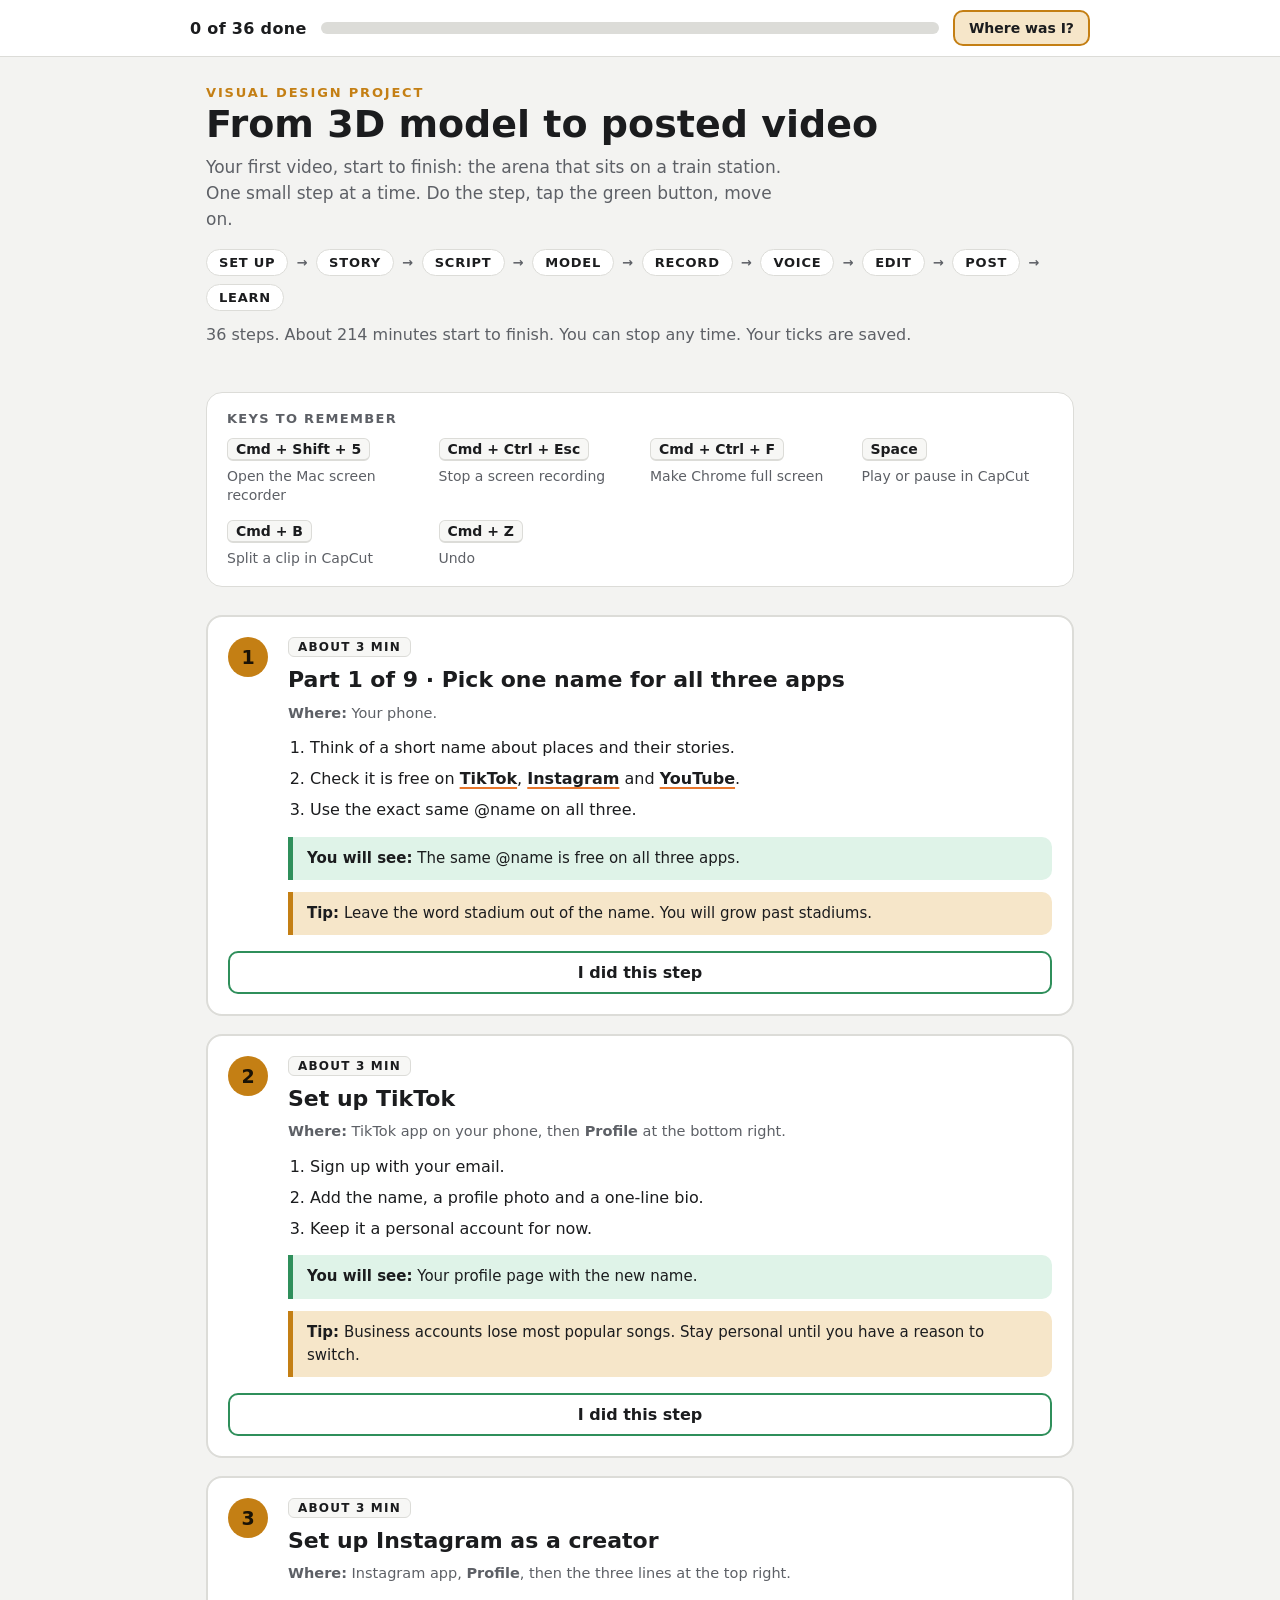
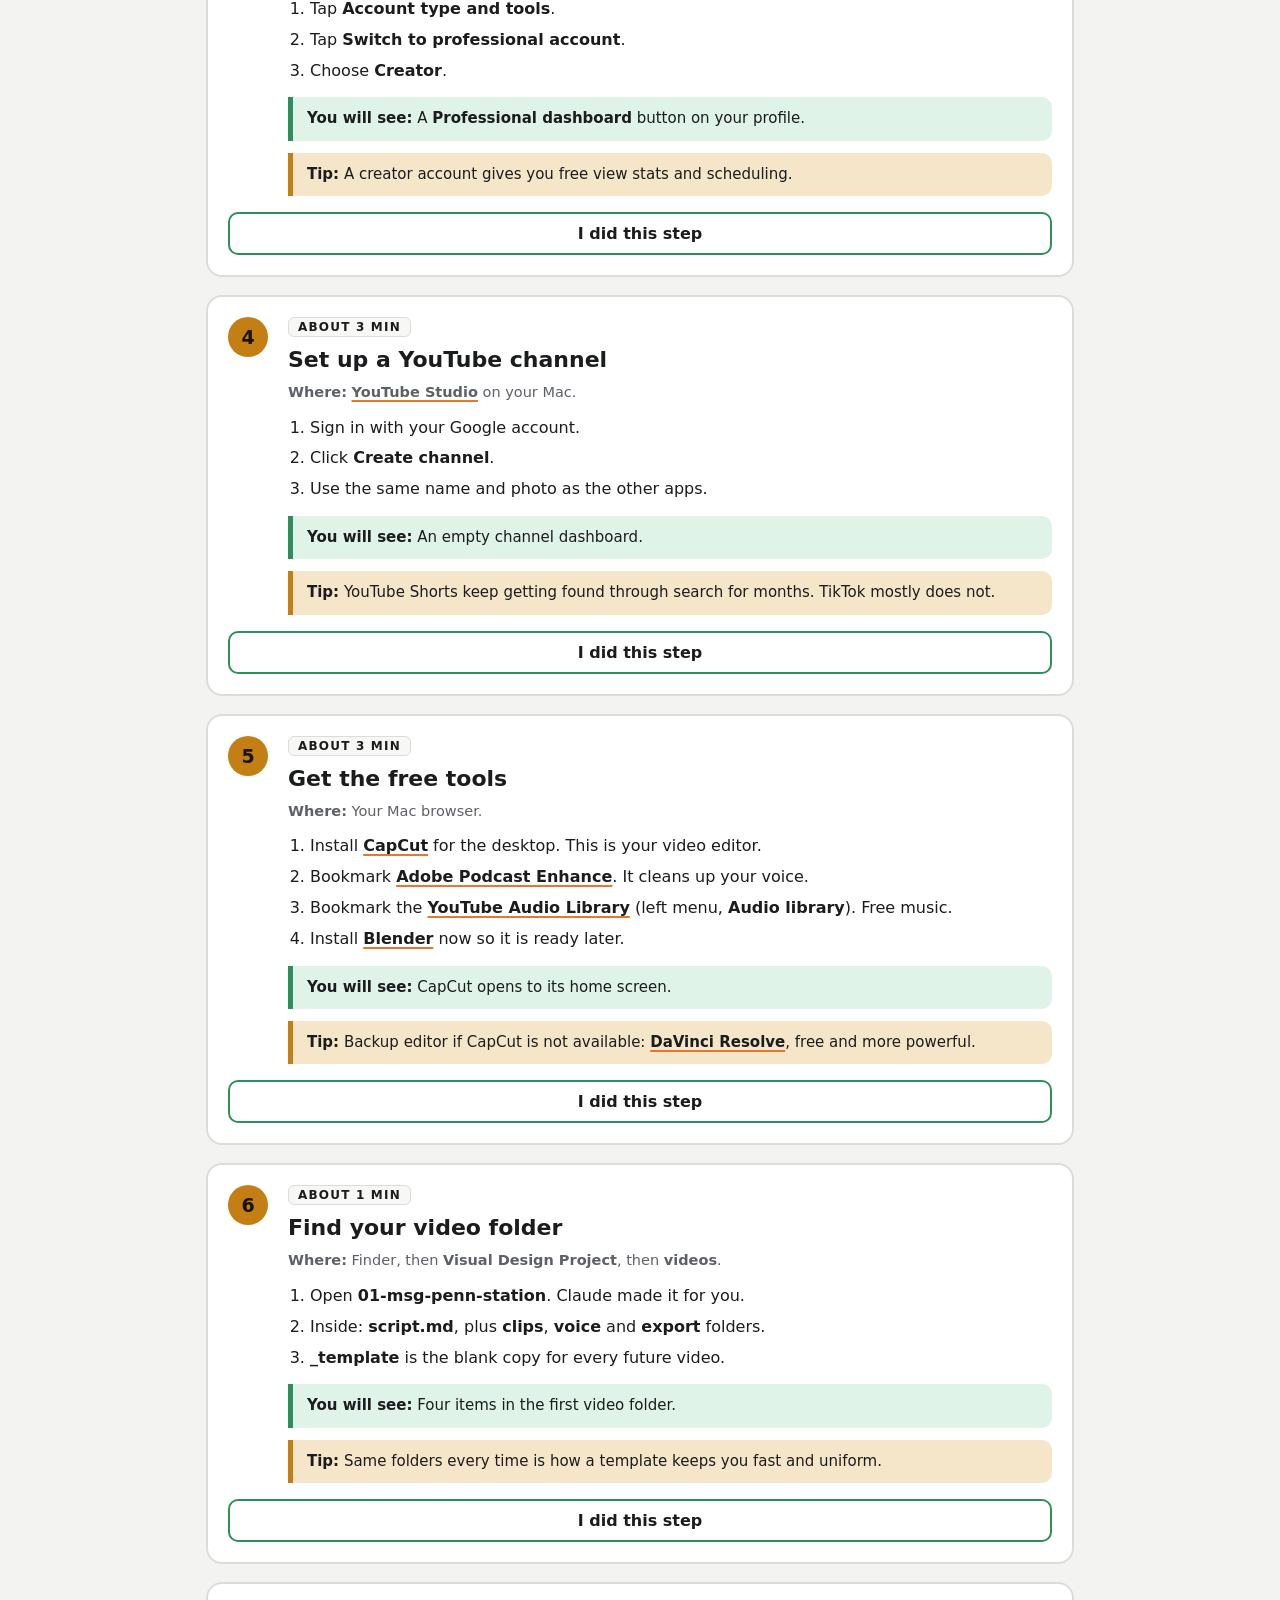
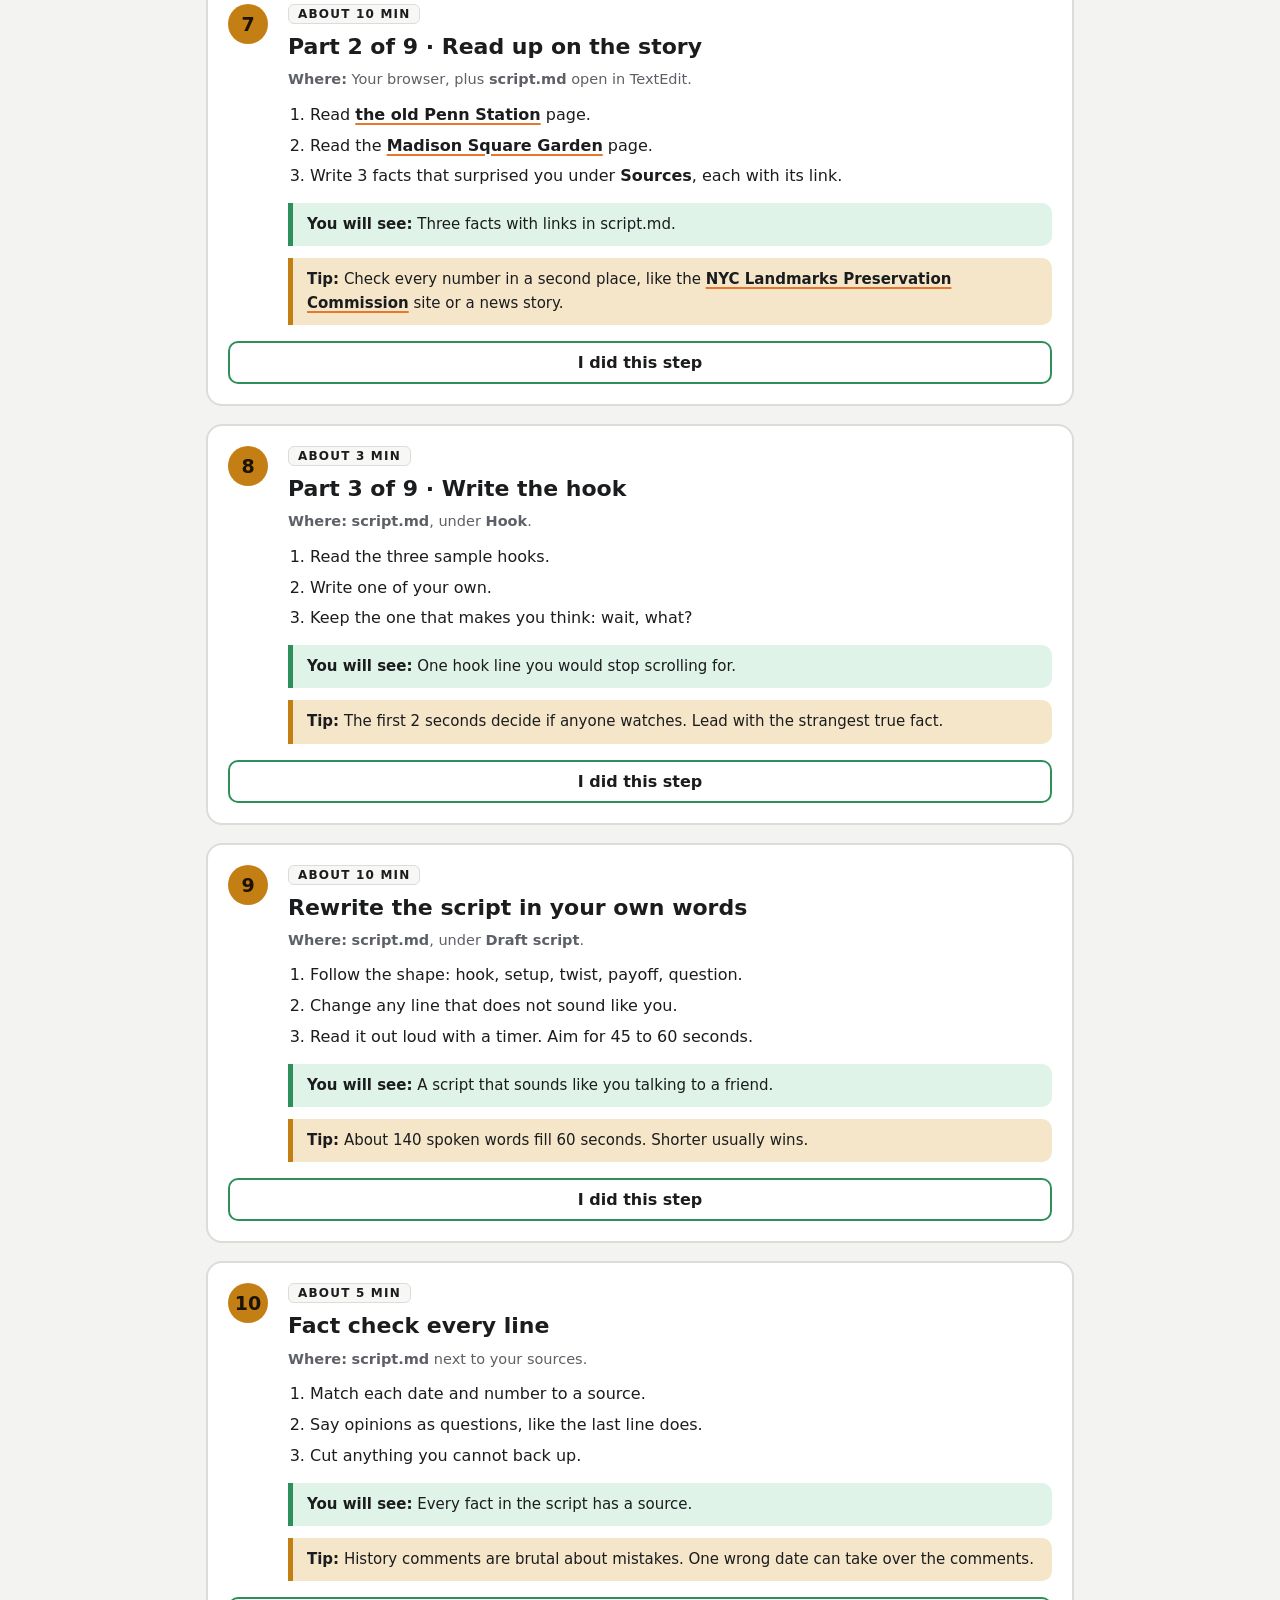
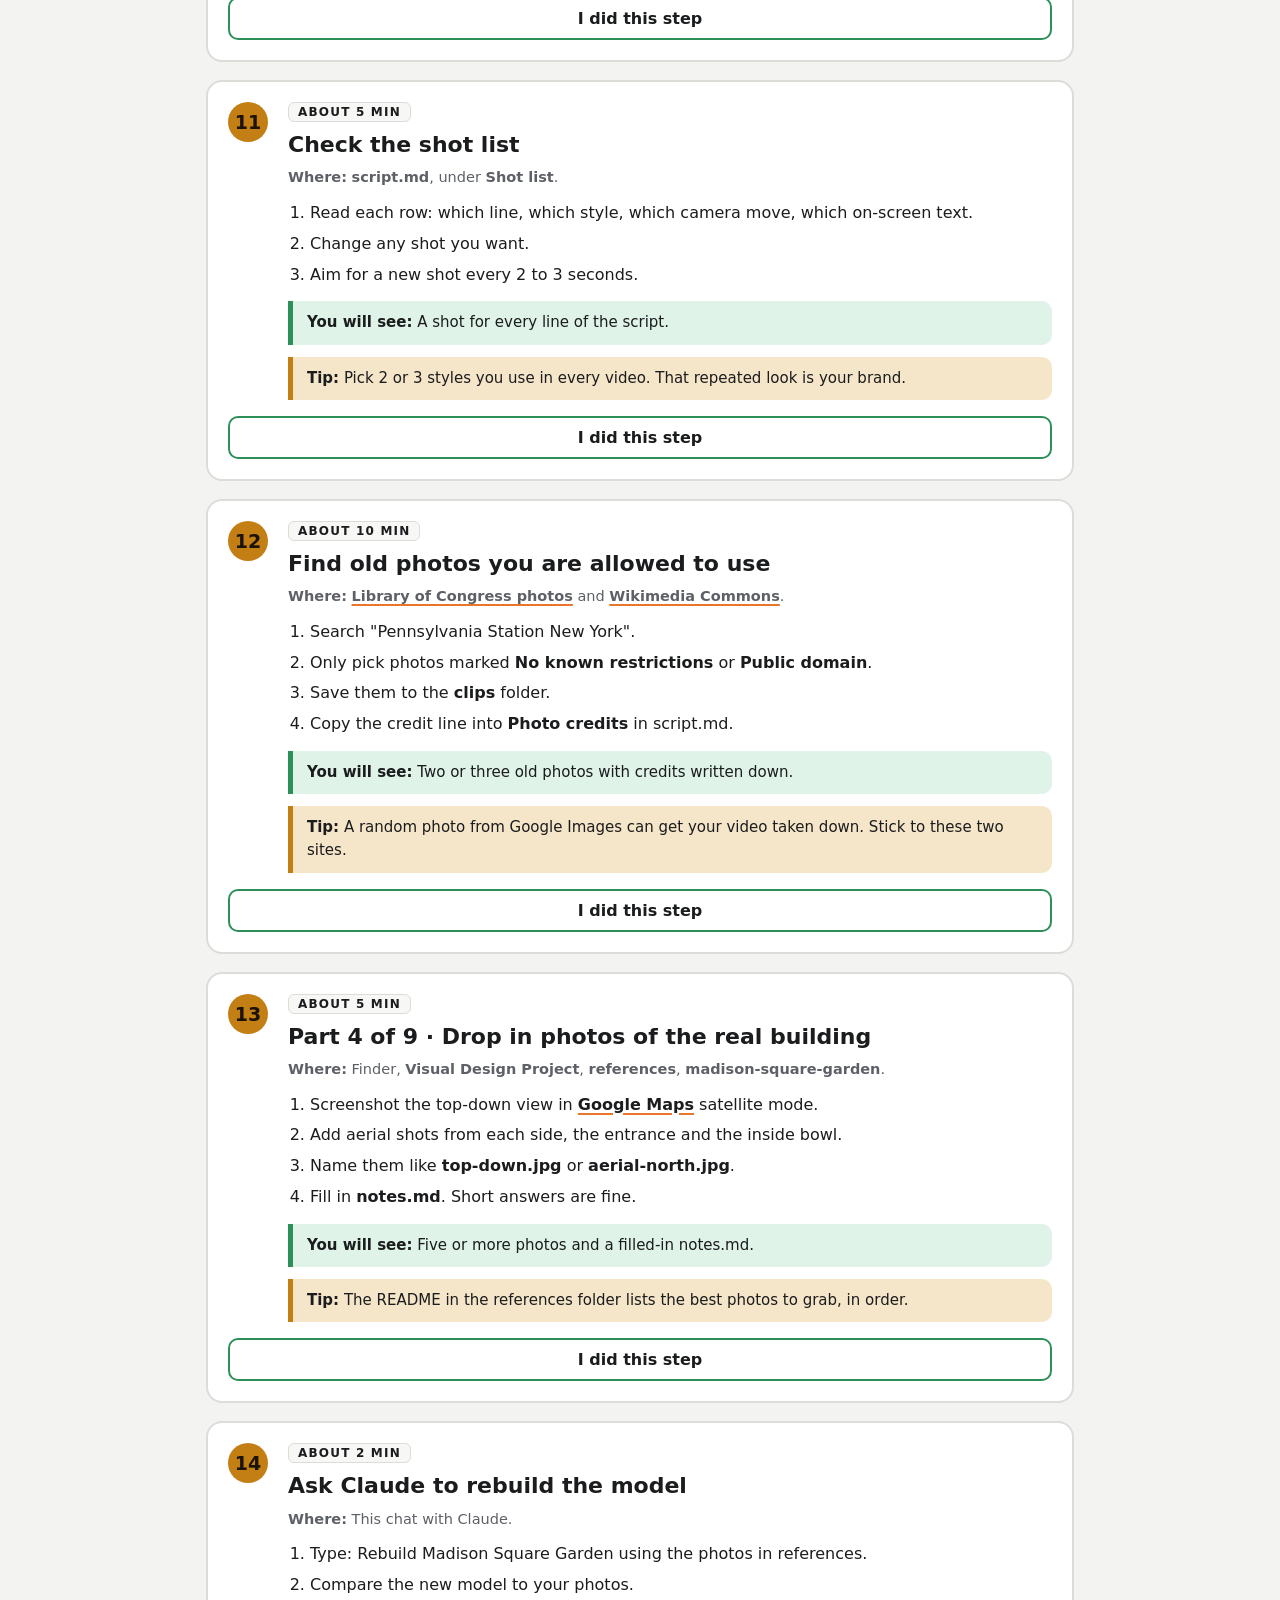
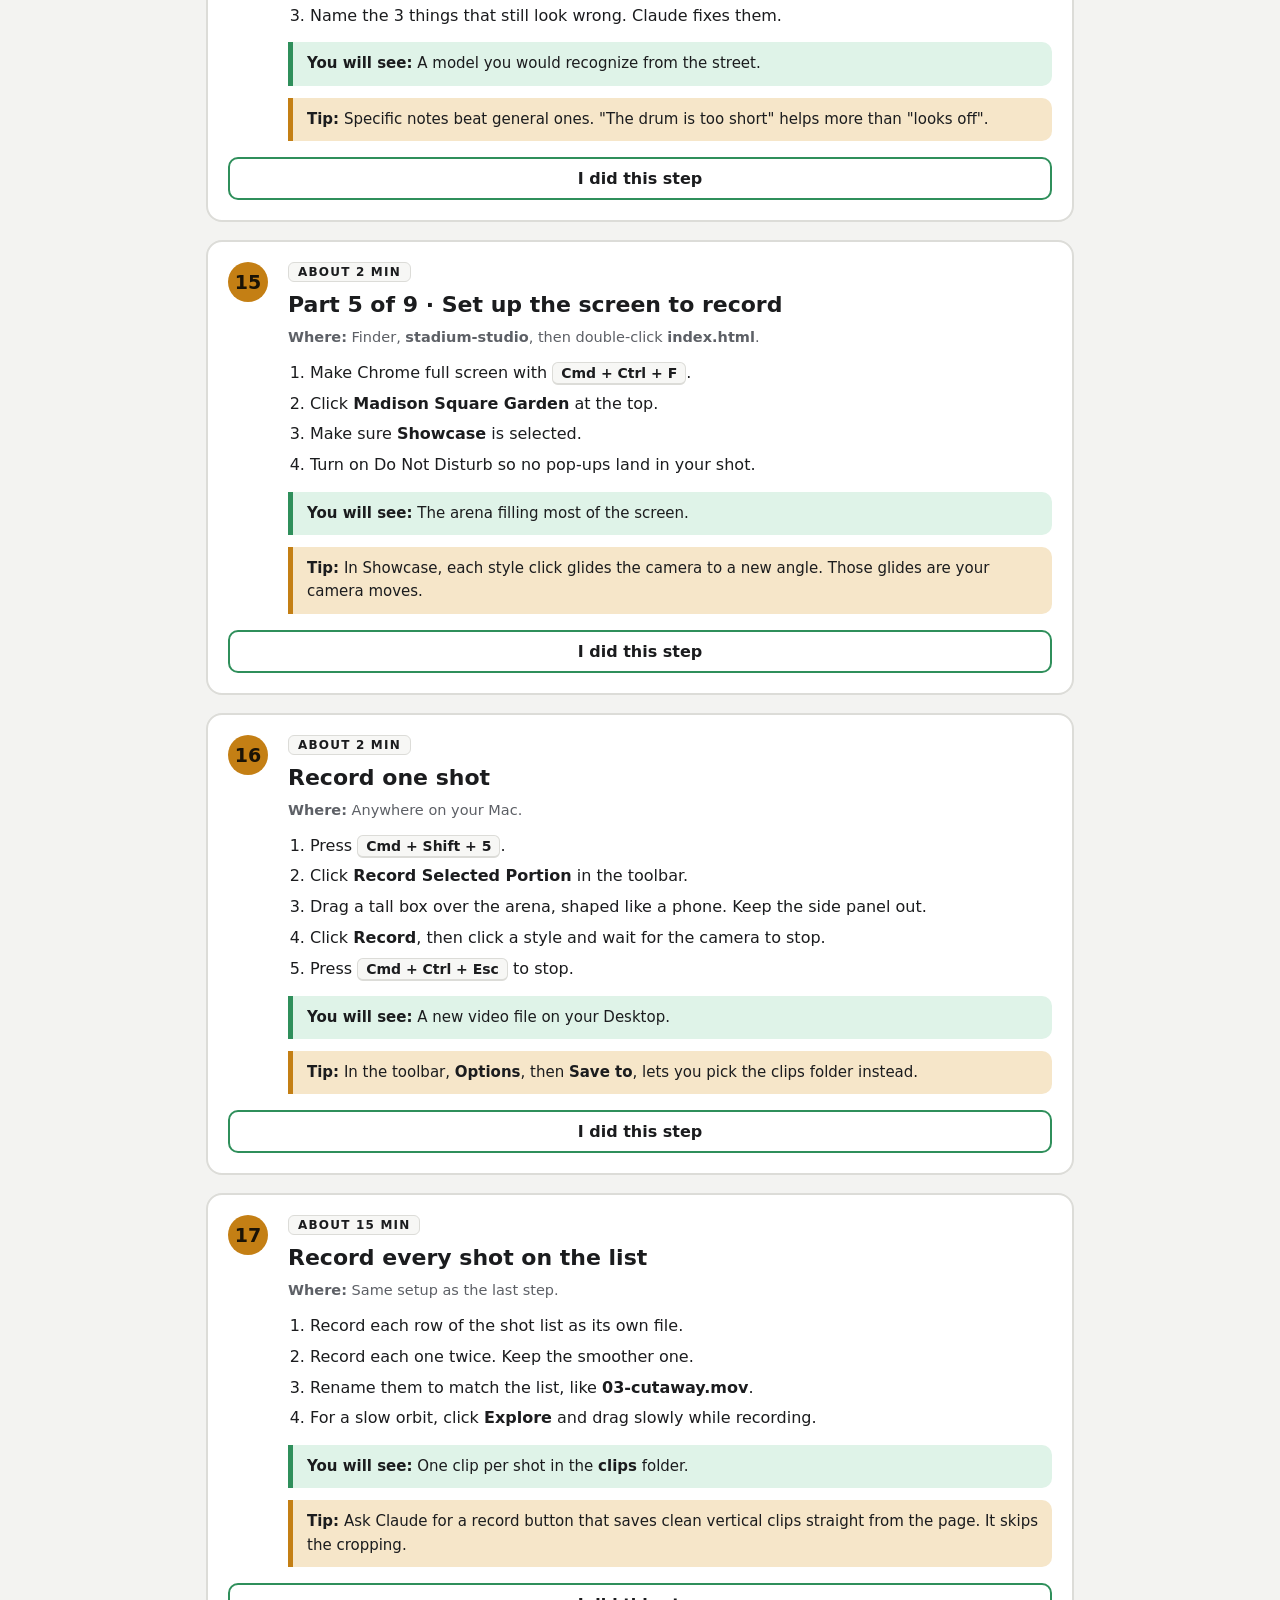
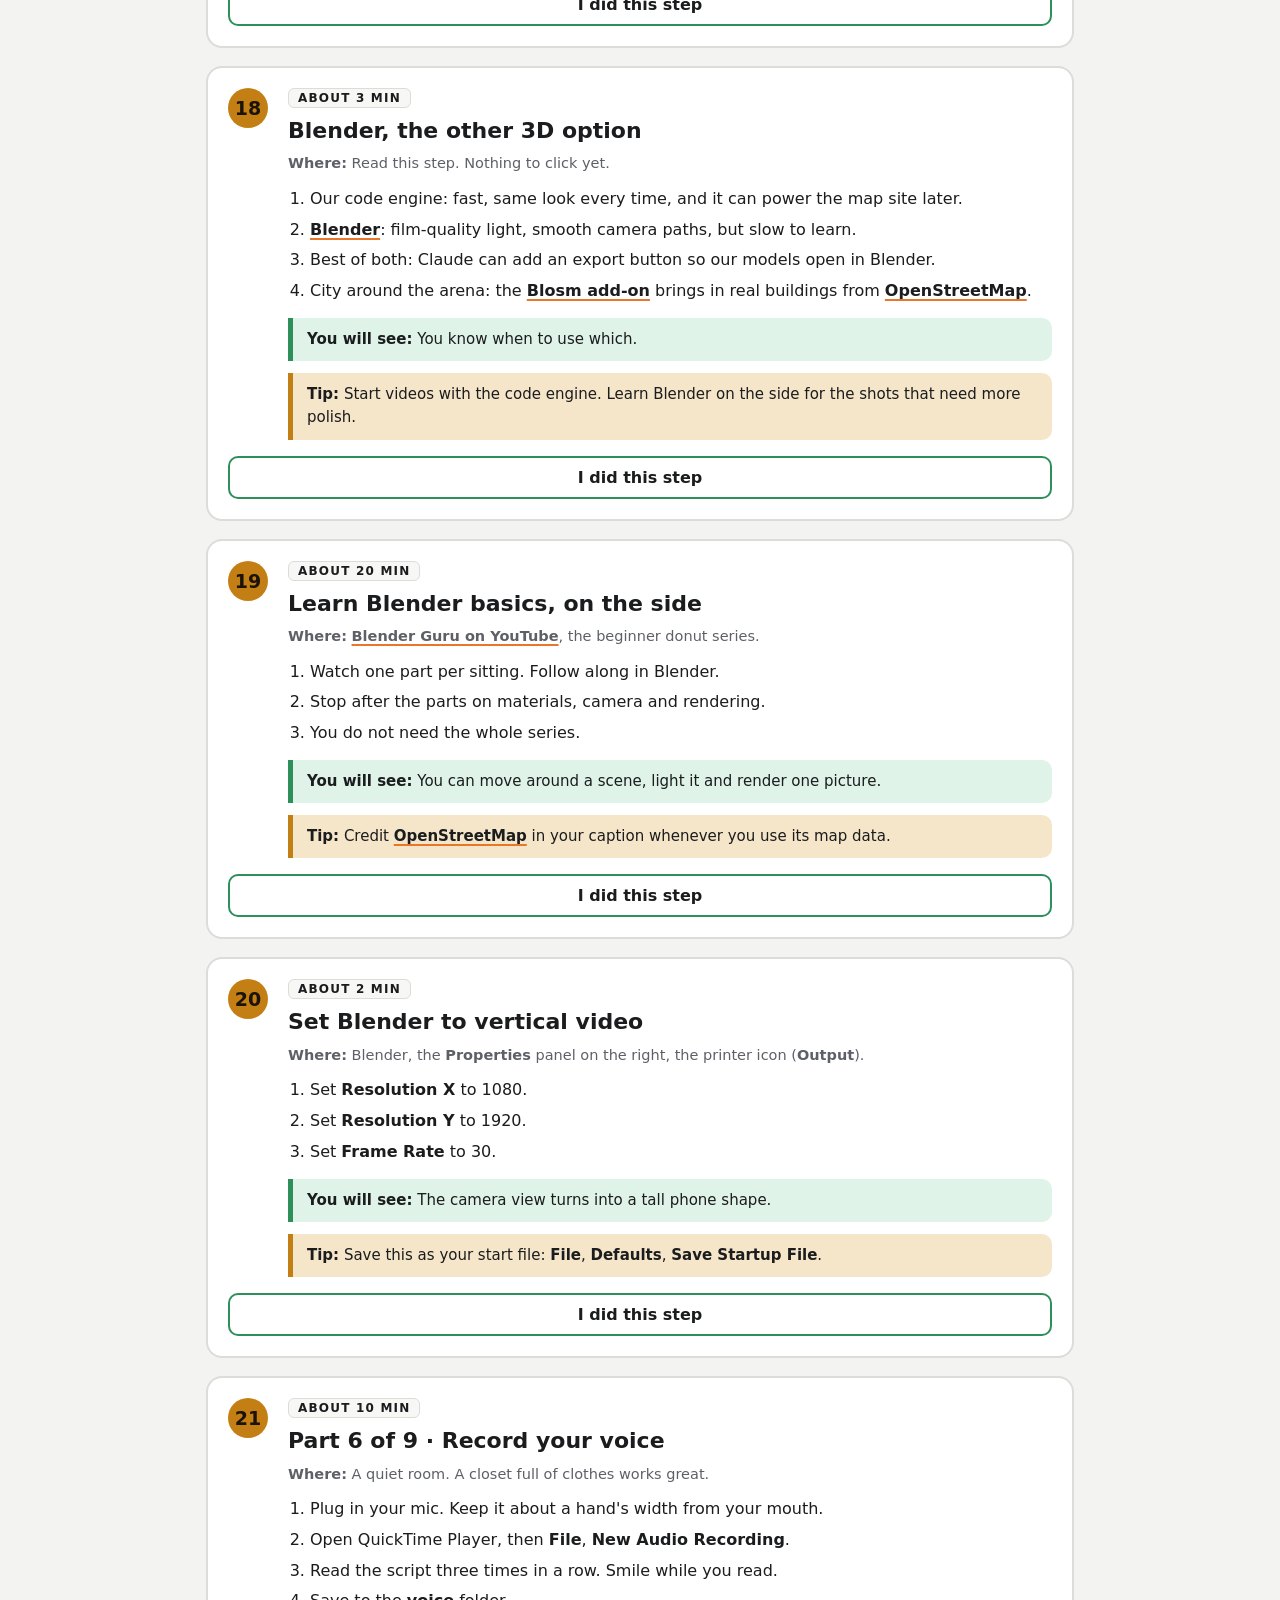
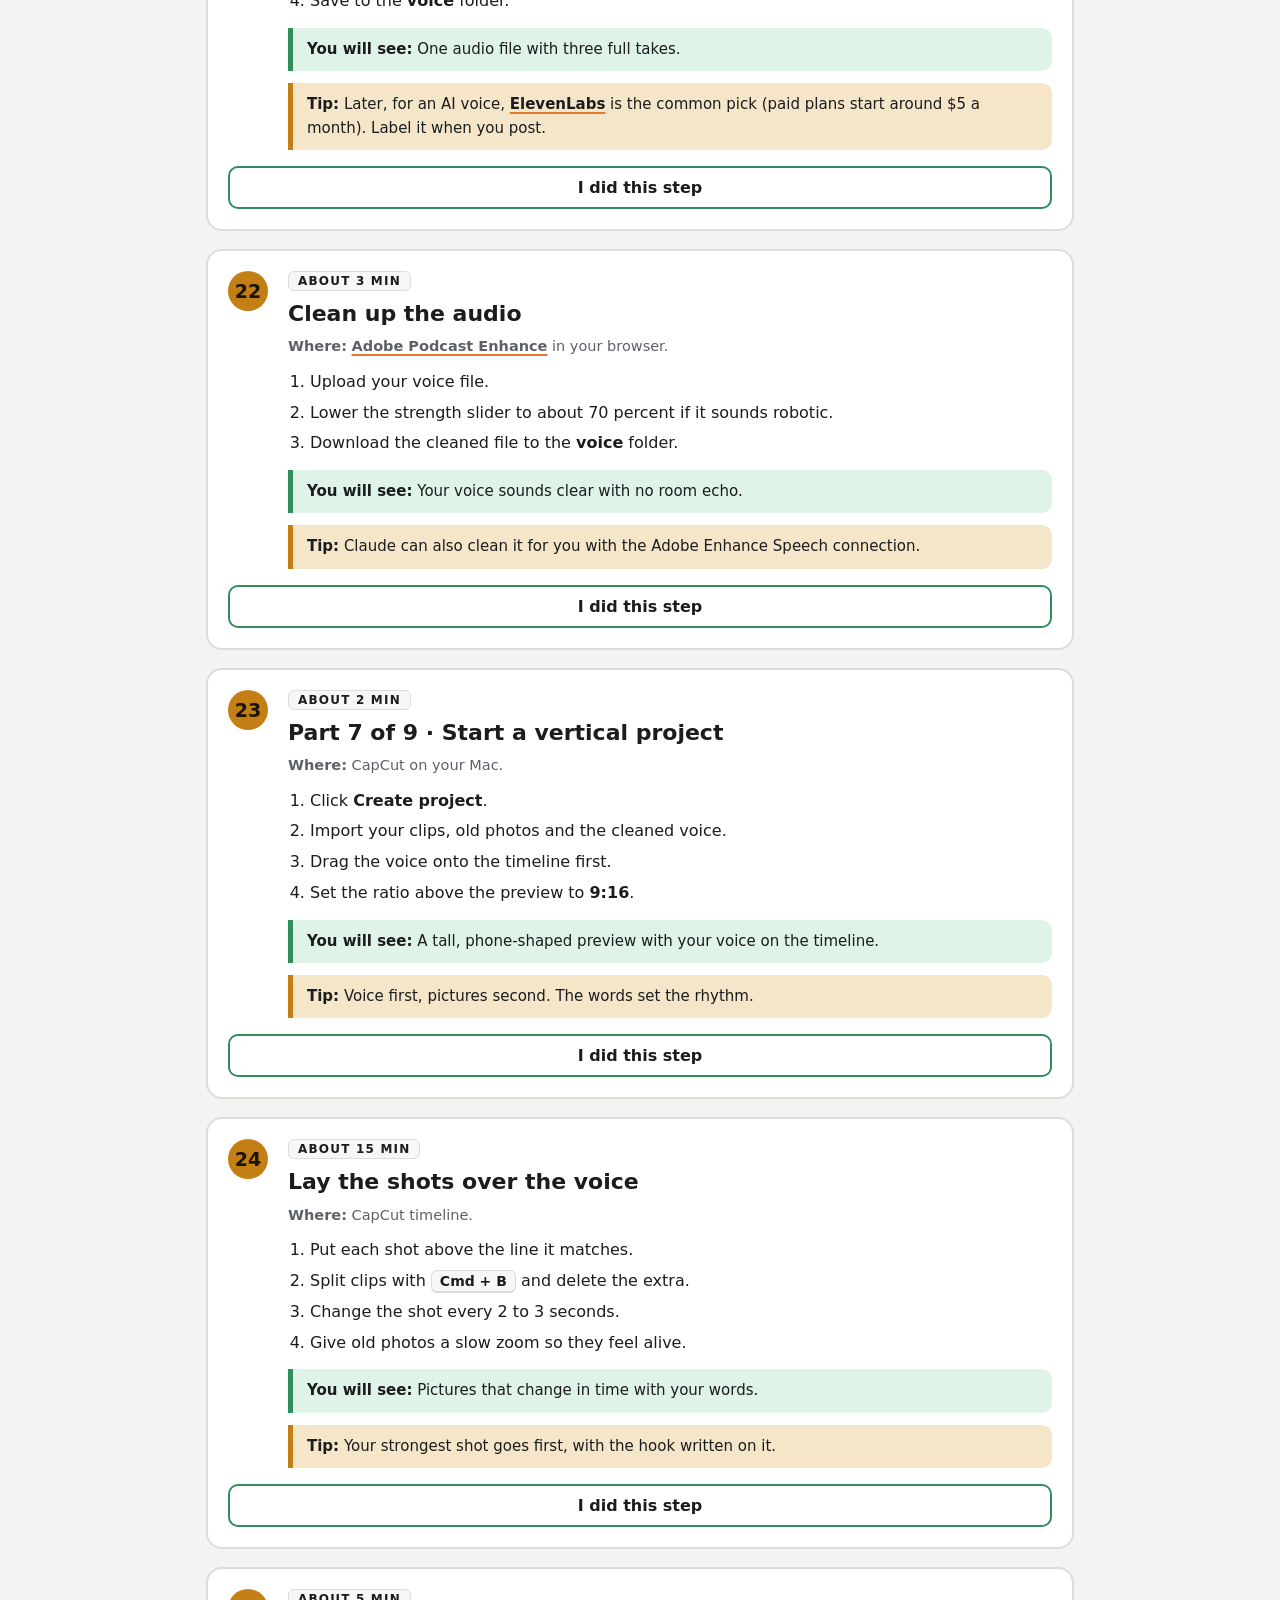
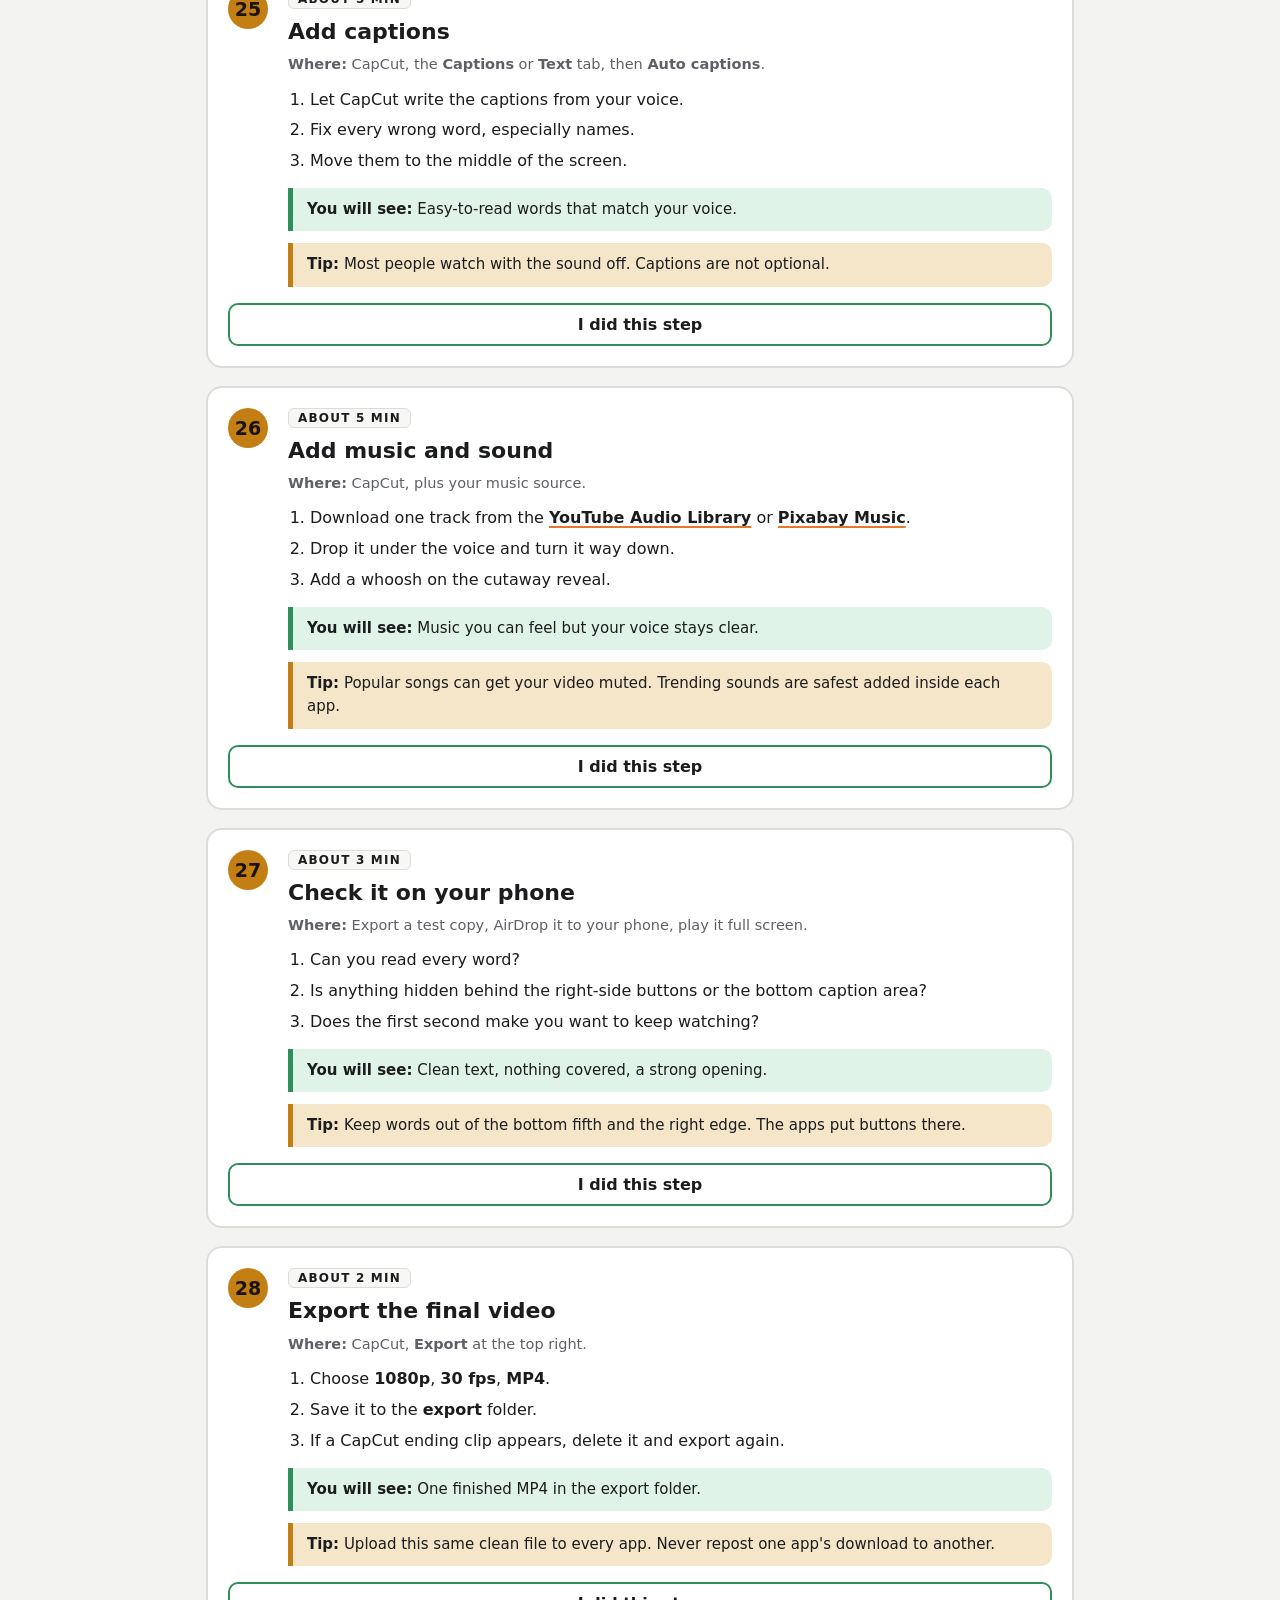
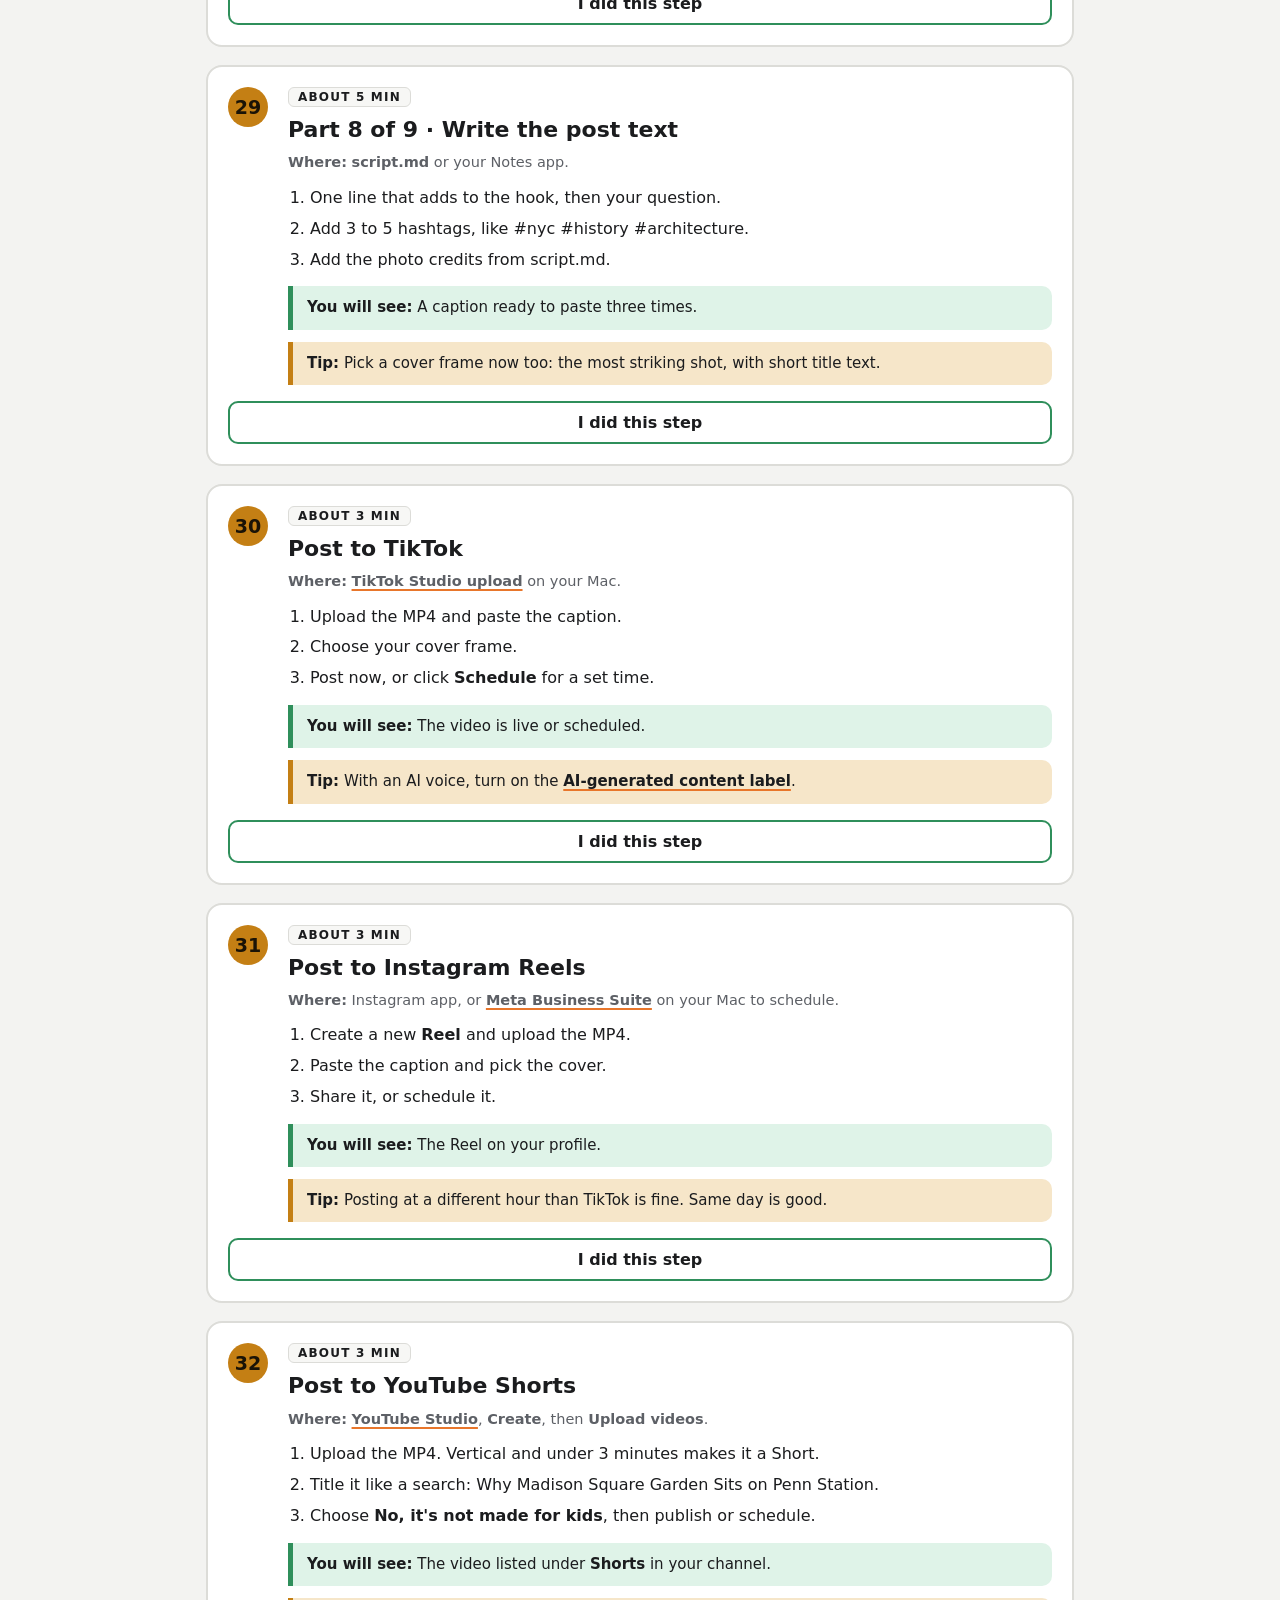
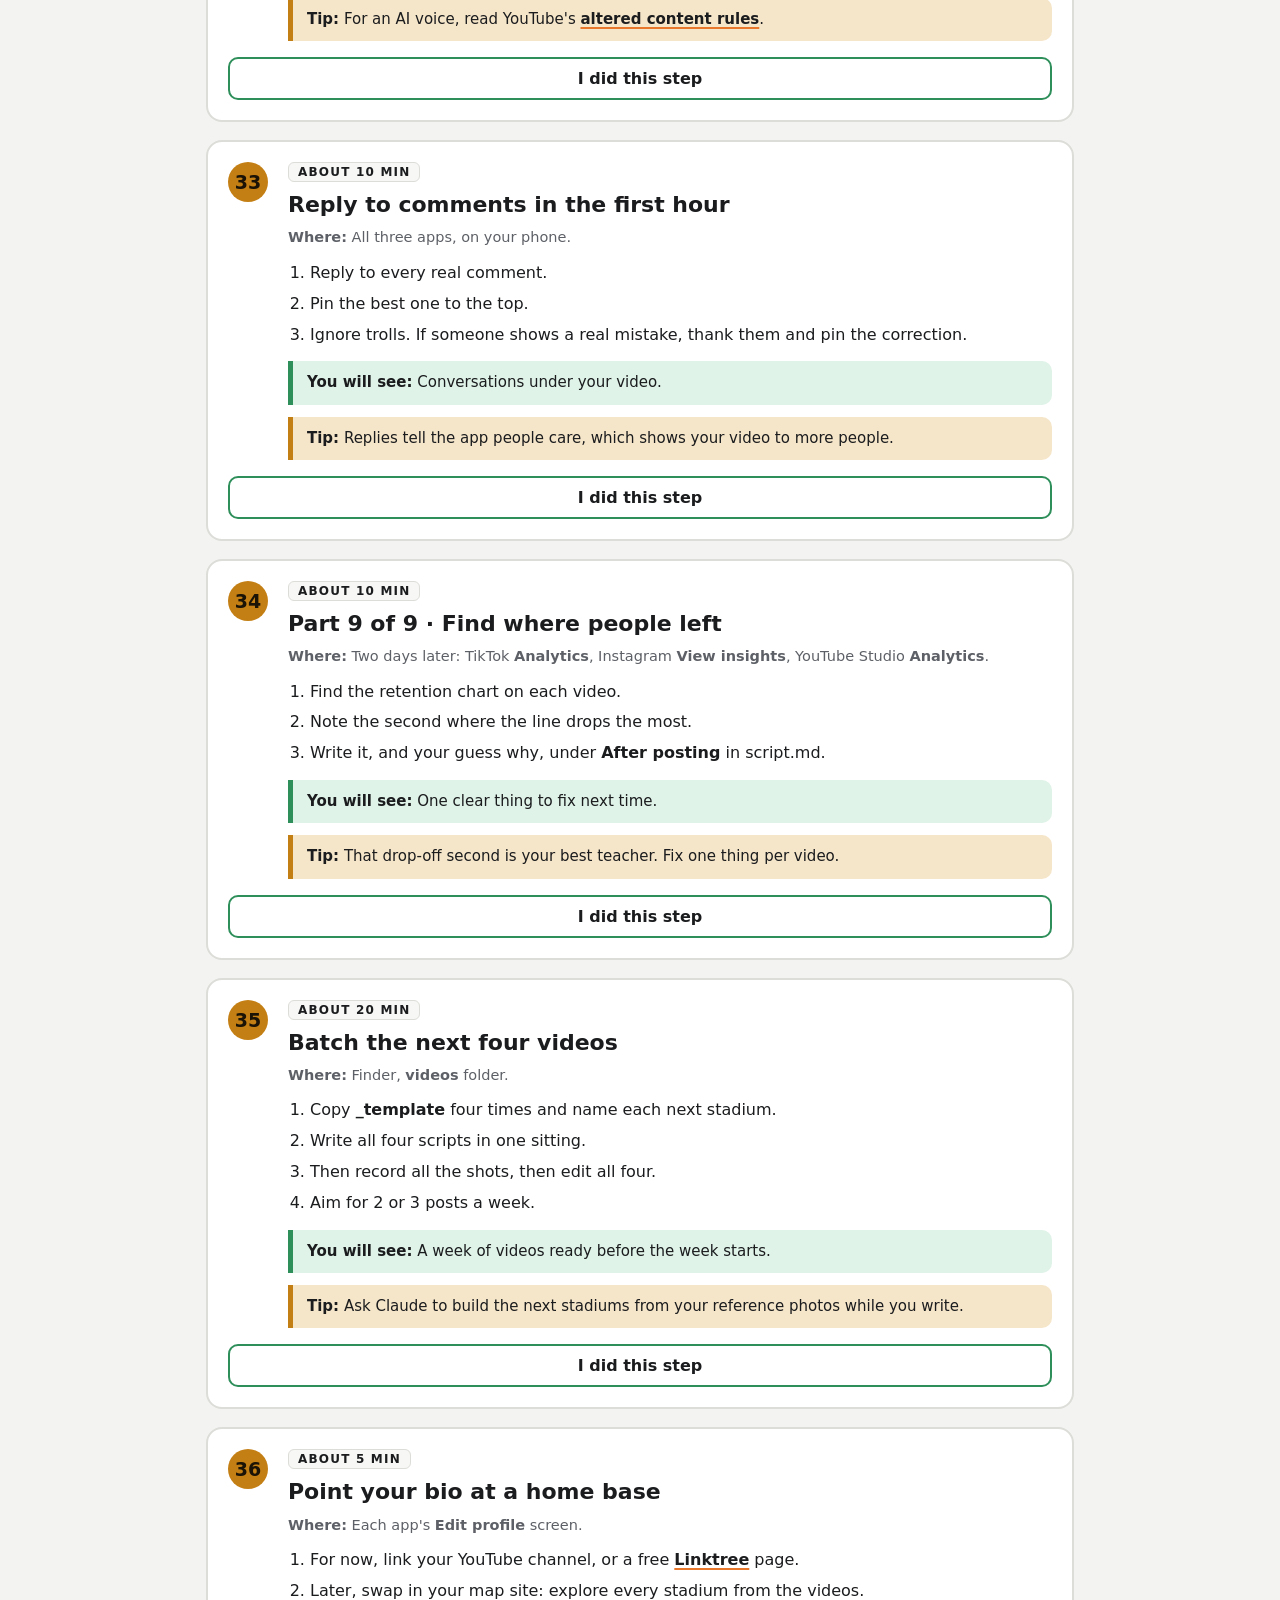
<file: guide/social-video-guide.html>
<!doctype html><html lang="en"><head><meta charset="utf-8"><meta name="viewport" content="width=device-width,initial-scale=1"><title>From 3D model to posted video</title><style>
:root{color-scheme:light dark;--bg:#f3f3f1;--card:#fff;--fg:#1b1c1e;--muted:#5d6066;--line:#dcdcd8;--accent:#c47f14;--accent-soft:#f6e6c9;--ok:#2f8f5b;--ok-soft:#dff3e8;--key:#f7f7f5;--shot:#141516;
--sans:"GuideSans",system-ui,-apple-system,"Segoe UI",sans-serif;--cond:"GuideCond","Arial Narrow",system-ui,sans-serif}
@media (prefers-color-scheme:dark){:root{--bg:#141516;--card:#1c1d1f;--fg:#e6e6e3;--muted:#a0a3a8;--line:#33363a;--accent:#e3a23b;--accent-soft:#3a2c14;--ok:#5cc489;--ok-soft:#18301f;--key:#25272a;--shot:#0b0b0c}}
*{box-sizing:border-box}html{scroll-behavior:smooth;scroll-padding-top:84px}
body{margin:0;background:var(--bg);color:var(--fg);font:16px/1.55 var(--sans)}
.bar{position:sticky;top:0;z-index:10;background:var(--card);border-bottom:1px solid var(--line);padding:10px 16px}
.bar-in{max-width:900px;margin:0 auto;display:flex;align-items:center;gap:14px;flex-wrap:wrap}
.where-am-i{font:600 16px var(--cond);letter-spacing:.02em;white-space:nowrap}
.track{flex:1;min-width:120px;height:12px;background:var(--line);border-radius:99px;overflow:hidden}
.fill{height:100%;width:0;background:var(--ok);transition:width .3s}
.btn{font:600 14px var(--sans);border:2px solid var(--accent);background:var(--accent-soft);color:var(--fg);border-radius:10px;padding:8px 14px;cursor:pointer}
.btn:focus-visible,.did:focus-visible,summary:focus-visible{outline:3px solid var(--accent);outline-offset:2px}
.wrap{max-width:900px;margin:0 auto;padding:28px 16px 80px;display:flex;flex-direction:column;gap:28px}
.eyebrow{font:600 13px var(--cond);letter-spacing:.14em;text-transform:uppercase;color:var(--accent)}
h1{margin:4px 0 8px;font:600 clamp(28px,5vw,38px)/1.1 var(--cond)}
.lede{margin:0;color:var(--muted);font-size:17px;max-width:34em}
.flow{display:flex;flex-wrap:wrap;gap:8px;align-items:center;margin-top:16px;font:600 13px var(--cond);letter-spacing:.06em;text-transform:uppercase}
.flow span{background:var(--card);border:1px solid var(--line);border-radius:99px;padding:5px 12px}.flow b{color:var(--muted)}
.time-all{margin-top:12px;color:var(--muted)}
.cheat{background:var(--card);border:1px solid var(--line);border-radius:16px;padding:18px 20px}
.cheat h2{margin:0 0 12px;font:600 13px var(--cond);letter-spacing:.1em;text-transform:uppercase;color:var(--muted)}
.keys{display:grid;grid-template-columns:repeat(auto-fill,minmax(170px,1fr));gap:16px 20px}
.k{display:flex;flex-direction:column;align-items:flex-start;gap:6px;min-width:0}.k span{font-size:14px;color:var(--muted);line-height:1.35}
a{color:inherit;text-decoration:underline;text-decoration-color:#e8762b;text-decoration-thickness:2px;text-underline-offset:3px;font-weight:600}a:hover{color:#e8762b}
kbd{font:600 14px var(--sans);background:var(--key);border:1px solid var(--line);border-bottom-width:2px;border-radius:6px;padding:2px 8px;min-width:2em;text-align:center;white-space:nowrap}
ol.steps{list-style:none;margin:0;padding:0;display:flex;flex-direction:column;gap:18px}
.step{background:var(--card);border:2px solid var(--line);border-radius:16px;padding:20px;display:grid;grid-template-columns:44px minmax(0,1fr);gap:6px 16px;transition:opacity .2s,border-color .2s}
.step.done{opacity:.55;border-color:var(--ok)}
.num{width:40px;height:40px;border-radius:50%;background:var(--accent);color:#1a1306;font:600 19px var(--cond);display:flex;align-items:center;justify-content:center}
.step.done .num{background:var(--ok);color:#fff}
.body{display:flex;flex-direction:column;gap:8px;min-width:0}
.step h2{margin:2px 0 0;font:600 22px/1.2 var(--cond)}
.meta{display:flex;flex-wrap:wrap;gap:8px;font-size:14px}
.chip{border-radius:6px;padding:2px 9px;font:600 12px var(--cond);letter-spacing:.1em;text-transform:uppercase;background:var(--accent-soft);color:var(--fg)}
.chip.time{background:var(--key);border:1px solid var(--line)}.chip.new{background:var(--ok-soft);color:var(--ok)}
.where{margin:0;color:var(--muted);font-size:14.5px}
.do{margin:4px 0 0;padding-left:22px;display:flex;flex-direction:column;gap:6px;font-size:16px}
.see{margin:6px 0 0;padding:10px 14px;border-left:5px solid var(--ok);background:var(--ok-soft);border-radius:0 10px 10px 0;font-size:15px}
.tip{margin:4px 0 0;padding:10px 14px;border-left:5px solid var(--accent);background:var(--accent-soft);border-radius:0 10px 10px 0;font-size:15px}
figure{grid-column:1/-1;margin:12px 0 0;background:var(--shot);border-radius:12px;overflow:hidden;border:1px solid var(--line)}
figure img{display:block;width:100%;height:auto}figcaption{padding:8px 12px;font-size:14px;color:#c9c9c6}
figure img{cursor:zoom-in}
figure img.zoom{position:fixed;inset:0;z-index:50;width:100vw;height:100vh;object-fit:contain;background:rgba(0,0,0,.92);cursor:zoom-out;padding:12px}
.did{grid-column:1/-1;margin-top:10px;font:600 16px var(--sans);border:2px solid var(--ok);background:transparent;color:var(--fg);border-radius:10px;padding:10px;cursor:pointer}
.did:hover{background:var(--ok-soft)}.step.done .did{background:var(--ok);color:#fff}
.stuck{background:var(--card);border:2px solid var(--line);border-radius:16px;padding:6px 20px}
.stuck summary{cursor:pointer;font:600 20px var(--cond);padding:14px 0}
.stuck dl{margin:0 0 14px}.stuck dt{font-weight:600;margin-top:12px}.stuck dd{margin:2px 0 0;color:var(--muted)}
.finish{display:none;text-align:center;background:var(--ok-soft);border:3px solid var(--ok);border-radius:16px;padding:26px}
.finish.show{display:block}.finish h2{margin:0 0 6px;font:600 26px var(--cond)}
footer{text-align:center;color:var(--muted);font-size:15px}
@media (max-width:560px){.step{grid-template-columns:34px minmax(0,1fr);gap:6px 12px;padding:14px}.num{width:34px;height:34px;font-size:16px}.step h2{font-size:20px}.do{font-size:16px}}
@media print{.bar,.did,.btn{display:none}.step{break-inside:avoid;opacity:1}}
@media (prefers-reduced-motion:reduce){*{transition:none!important;scroll-behavior:auto!important}}
</style></head><body><div class="bar"><div class="bar-in"><span class="where-am-i" id="count">0 of 36 done</span><div class="track" aria-hidden="true"><div class="fill"></div></div><button class="btn" id="resume" type="button">Where was I?</button></div></div><main class="wrap"><header><div class="eyebrow">Visual Design Project</div><h1>From 3D model to posted video</h1><p class="lede">Your first video, start to finish: the arena that sits on a train station. One small step at a time. Do the step, tap the green button, move on.</p><div class="flow"><span>Set up</span><b>&rarr;</b><span>Story</span><b>&rarr;</b><span>Script</span><b>&rarr;</b><span>Model</span><b>&rarr;</b><span>Record</span><b>&rarr;</b><span>Voice</span><b>&rarr;</b><span>Edit</span><b>&rarr;</b><span>Post</span><b>&rarr;</b><span>Learn</span></div><p class="time-all">36 steps. About 214 minutes start to finish. You can stop any time. Your ticks are saved.</p></header><section class="cheat"><h2>Keys to remember</h2><div class="keys"><div class="k"><kbd>Cmd + Shift + 5</kbd><span>Open the Mac screen recorder</span></div><div class="k"><kbd>Cmd + Ctrl + Esc</kbd><span>Stop a screen recording</span></div><div class="k"><kbd>Cmd + Ctrl + F</kbd><span>Make Chrome full screen</span></div><div class="k"><kbd>Space</kbd><span>Play or pause in CapCut</span></div><div class="k"><kbd>Cmd + B</kbd><span>Split a clip in CapCut</span></div><div class="k"><kbd>Cmd + Z</kbd><span>Undo</span></div></div></section><ol class="steps"><li class="step" id="step1"><div class="num">1</div><div class="body"><div class="meta"><span class="chip time">About 3 min</span></div><h2>Part 1 of 9 · Pick one name for all three apps</h2><p class="where"><b>Where:</b> Your phone.</p><ul class="do" style="list-style:decimal"><li>Think of a short name about places and their stories.</li><li>Check it is free on <a href="https://www.tiktok.com" target="_blank" rel="noopener">TikTok</a>, <a href="https://www.instagram.com" target="_blank" rel="noopener">Instagram</a> and <a href="https://www.youtube.com" target="_blank" rel="noopener">YouTube</a>.</li><li>Use the exact same @name on all three.</li></ul><div class="see"><b>You will see:</b> The same @name is free on all three apps.</div><div class="tip"><b>Tip:</b> Leave the word stadium out of the name. You will grow past stadiums.</div></div><button class="did" type="button" aria-pressed="false">I did this step</button></li><li class="step" id="step2"><div class="num">2</div><div class="body"><div class="meta"><span class="chip time">About 3 min</span></div><h2>Set up TikTok</h2><p class="where"><b>Where:</b> TikTok app on your phone, then <b>Profile</b> at the bottom right.</p><ul class="do" style="list-style:decimal"><li>Sign up with your email.</li><li>Add the name, a profile photo and a one-line bio.</li><li>Keep it a personal account for now.</li></ul><div class="see"><b>You will see:</b> Your profile page with the new name.</div><div class="tip"><b>Tip:</b> Business accounts lose most popular songs. Stay personal until you have a reason to switch.</div></div><button class="did" type="button" aria-pressed="false">I did this step</button></li><li class="step" id="step3"><div class="num">3</div><div class="body"><div class="meta"><span class="chip time">About 3 min</span></div><h2>Set up Instagram as a creator</h2><p class="where"><b>Where:</b> Instagram app, <b>Profile</b>, then the three lines at the top right.</p><ul class="do" style="list-style:decimal"><li>Tap <b>Account type and tools</b>.</li><li>Tap <b>Switch to professional account</b>.</li><li>Choose <b>Creator</b>.</li></ul><div class="see"><b>You will see:</b> A <b>Professional dashboard</b> button on your profile.</div><div class="tip"><b>Tip:</b> A creator account gives you free view stats and scheduling.</div></div><button class="did" type="button" aria-pressed="false">I did this step</button></li><li class="step" id="step4"><div class="num">4</div><div class="body"><div class="meta"><span class="chip time">About 3 min</span></div><h2>Set up a YouTube channel</h2><p class="where"><b>Where:</b> <a href="https://studio.youtube.com" target="_blank" rel="noopener">YouTube Studio</a> on your Mac.</p><ul class="do" style="list-style:decimal"><li>Sign in with your Google account.</li><li>Click <b>Create channel</b>.</li><li>Use the same name and photo as the other apps.</li></ul><div class="see"><b>You will see:</b> An empty channel dashboard.</div><div class="tip"><b>Tip:</b> YouTube Shorts keep getting found through search for months. TikTok mostly does not.</div></div><button class="did" type="button" aria-pressed="false">I did this step</button></li><li class="step" id="step5"><div class="num">5</div><div class="body"><div class="meta"><span class="chip time">About 3 min</span></div><h2>Get the free tools</h2><p class="where"><b>Where:</b> Your Mac browser.</p><ul class="do" style="list-style:decimal"><li>Install <a href="https://www.capcut.com" target="_blank" rel="noopener">CapCut</a> for the desktop. This is your video editor.</li><li>Bookmark <a href="https://podcast.adobe.com/enhance" target="_blank" rel="noopener">Adobe Podcast Enhance</a>. It cleans up your voice.</li><li>Bookmark the <a href="https://studio.youtube.com" target="_blank" rel="noopener">YouTube Audio Library</a> (left menu, <b>Audio library</b>). Free music.</li><li>Install <a href="https://www.blender.org/download/" target="_blank" rel="noopener">Blender</a> now so it is ready later.</li></ul><div class="see"><b>You will see:</b> CapCut opens to its home screen.</div><div class="tip"><b>Tip:</b> Backup editor if CapCut is not available: <a href="https://www.blackmagicdesign.com/products/davinciresolve" target="_blank" rel="noopener">DaVinci Resolve</a>, free and more powerful.</div></div><button class="did" type="button" aria-pressed="false">I did this step</button></li><li class="step" id="step6"><div class="num">6</div><div class="body"><div class="meta"><span class="chip time">About 1 min</span></div><h2>Find your video folder</h2><p class="where"><b>Where:</b> Finder, then <b>Visual Design Project</b>, then <b>videos</b>.</p><ul class="do" style="list-style:decimal"><li>Open <b>01-msg-penn-station</b>. Claude made it for you.</li><li>Inside: <b>script.md</b>, plus <b>clips</b>, <b>voice</b> and <b>export</b> folders.</li><li><b>_template</b> is the blank copy for every future video.</li></ul><div class="see"><b>You will see:</b> Four items in the first video folder.</div><div class="tip"><b>Tip:</b> Same folders every time is how a template keeps you fast and uniform.</div></div><button class="did" type="button" aria-pressed="false">I did this step</button></li><li class="step" id="step7"><div class="num">7</div><div class="body"><div class="meta"><span class="chip time">About 10 min</span></div><h2>Part 2 of 9 · Read up on the story</h2><p class="where"><b>Where:</b> Your browser, plus <b>script.md</b> open in TextEdit.</p><ul class="do" style="list-style:decimal"><li>Read <a href="https://en.wikipedia.org/wiki/Pennsylvania_Station_%281910%E2%80%931963%29" target="_blank" rel="noopener">the old Penn Station</a> page.</li><li>Read the <a href="https://en.wikipedia.org/wiki/Madison_Square_Garden" target="_blank" rel="noopener">Madison Square Garden</a> page.</li><li>Write 3 facts that surprised you under <b>Sources</b>, each with its link.</li></ul><div class="see"><b>You will see:</b> Three facts with links in script.md.</div><div class="tip"><b>Tip:</b> Check every number in a second place, like the <a href="https://www.nyc.gov/site/lpc/about/about-lpc.page" target="_blank" rel="noopener">NYC Landmarks Preservation Commission</a> site or a news story.</div></div><button class="did" type="button" aria-pressed="false">I did this step</button></li><li class="step" id="step8"><div class="num">8</div><div class="body"><div class="meta"><span class="chip time">About 3 min</span></div><h2>Part 3 of 9 · Write the hook</h2><p class="where"><b>Where:</b> <b>script.md</b>, under <b>Hook</b>.</p><ul class="do" style="list-style:decimal"><li>Read the three sample hooks.</li><li>Write one of your own.</li><li>Keep the one that makes you think: wait, what?</li></ul><div class="see"><b>You will see:</b> One hook line you would stop scrolling for.</div><div class="tip"><b>Tip:</b> The first 2 seconds decide if anyone watches. Lead with the strangest true fact.</div></div><button class="did" type="button" aria-pressed="false">I did this step</button></li><li class="step" id="step9"><div class="num">9</div><div class="body"><div class="meta"><span class="chip time">About 10 min</span></div><h2>Rewrite the script in your own words</h2><p class="where"><b>Where:</b> <b>script.md</b>, under <b>Draft script</b>.</p><ul class="do" style="list-style:decimal"><li>Follow the shape: hook, setup, twist, payoff, question.</li><li>Change any line that does not sound like you.</li><li>Read it out loud with a timer. Aim for 45 to 60 seconds.</li></ul><div class="see"><b>You will see:</b> A script that sounds like you talking to a friend.</div><div class="tip"><b>Tip:</b> About 140 spoken words fill 60 seconds. Shorter usually wins.</div></div><button class="did" type="button" aria-pressed="false">I did this step</button></li><li class="step" id="step10"><div class="num">10</div><div class="body"><div class="meta"><span class="chip time">About 5 min</span></div><h2>Fact check every line</h2><p class="where"><b>Where:</b> <b>script.md</b> next to your sources.</p><ul class="do" style="list-style:decimal"><li>Match each date and number to a source.</li><li>Say opinions as questions, like the last line does.</li><li>Cut anything you cannot back up.</li></ul><div class="see"><b>You will see:</b> Every fact in the script has a source.</div><div class="tip"><b>Tip:</b> History comments are brutal about mistakes. One wrong date can take over the comments.</div></div><button class="did" type="button" aria-pressed="false">I did this step</button></li><li class="step" id="step11"><div class="num">11</div><div class="body"><div class="meta"><span class="chip time">About 5 min</span></div><h2>Check the shot list</h2><p class="where"><b>Where:</b> <b>script.md</b>, under <b>Shot list</b>.</p><ul class="do" style="list-style:decimal"><li>Read each row: which line, which style, which camera move, which on-screen text.</li><li>Change any shot you want.</li><li>Aim for a new shot every 2 to 3 seconds.</li></ul><div class="see"><b>You will see:</b> A shot for every line of the script.</div><div class="tip"><b>Tip:</b> Pick 2 or 3 styles you use in every video. That repeated look is your brand.</div></div><button class="did" type="button" aria-pressed="false">I did this step</button></li><li class="step" id="step12"><div class="num">12</div><div class="body"><div class="meta"><span class="chip time">About 10 min</span></div><h2>Find old photos you are allowed to use</h2><p class="where"><b>Where:</b> <a href="https://www.loc.gov/photos/" target="_blank" rel="noopener">Library of Congress photos</a> and <a href="https://commons.wikimedia.org" target="_blank" rel="noopener">Wikimedia Commons</a>.</p><ul class="do" style="list-style:decimal"><li>Search &quot;Pennsylvania Station New York&quot;.</li><li>Only pick photos marked <b>No known restrictions</b> or <b>Public domain</b>.</li><li>Save them to the <b>clips</b> folder.</li><li>Copy the credit line into <b>Photo credits</b> in script.md.</li></ul><div class="see"><b>You will see:</b> Two or three old photos with credits written down.</div><div class="tip"><b>Tip:</b> A random photo from Google Images can get your video taken down. Stick to these two sites.</div></div><button class="did" type="button" aria-pressed="false">I did this step</button></li><li class="step" id="step13"><div class="num">13</div><div class="body"><div class="meta"><span class="chip time">About 5 min</span></div><h2>Part 4 of 9 · Drop in photos of the real building</h2><p class="where"><b>Where:</b> Finder, <b>Visual Design Project</b>, <b>references</b>, <b>madison-square-garden</b>.</p><ul class="do" style="list-style:decimal"><li>Screenshot the top-down view in <a href="https://www.google.com/maps" target="_blank" rel="noopener">Google Maps</a> satellite mode.</li><li>Add aerial shots from each side, the entrance and the inside bowl.</li><li>Name them like <b>top-down.jpg</b> or <b>aerial-north.jpg</b>.</li><li>Fill in <b>notes.md</b>. Short answers are fine.</li></ul><div class="see"><b>You will see:</b> Five or more photos and a filled-in notes.md.</div><div class="tip"><b>Tip:</b> The README in the references folder lists the best photos to grab, in order.</div></div><button class="did" type="button" aria-pressed="false">I did this step</button></li><li class="step" id="step14"><div class="num">14</div><div class="body"><div class="meta"><span class="chip time">About 2 min</span></div><h2>Ask Claude to rebuild the model</h2><p class="where"><b>Where:</b> This chat with Claude.</p><ul class="do" style="list-style:decimal"><li>Type: Rebuild Madison Square Garden using the photos in references.</li><li>Compare the new model to your photos.</li><li>Name the 3 things that still look wrong. Claude fixes them.</li></ul><div class="see"><b>You will see:</b> A model you would recognize from the street.</div><div class="tip"><b>Tip:</b> Specific notes beat general ones. &quot;The drum is too short&quot; helps more than &quot;looks off&quot;.</div></div><button class="did" type="button" aria-pressed="false">I did this step</button></li><li class="step" id="step15"><div class="num">15</div><div class="body"><div class="meta"><span class="chip time">About 2 min</span></div><h2>Part 5 of 9 · Set up the screen to record</h2><p class="where"><b>Where:</b> Finder, <b>stadium-studio</b>, then double-click <b>index.html</b>.</p><ul class="do" style="list-style:decimal"><li>Make Chrome full screen with <kbd>Cmd + Ctrl + F</kbd>.</li><li>Click <b>Madison Square Garden</b> at the top.</li><li>Make sure <b>Showcase</b> is selected.</li><li>Turn on Do Not Disturb so no pop-ups land in your shot.</li></ul><div class="see"><b>You will see:</b> The arena filling most of the screen.</div><div class="tip"><b>Tip:</b> In Showcase, each style click glides the camera to a new angle. Those glides are your camera moves.</div></div><button class="did" type="button" aria-pressed="false">I did this step</button></li><li class="step" id="step16"><div class="num">16</div><div class="body"><div class="meta"><span class="chip time">About 2 min</span></div><h2>Record one shot</h2><p class="where"><b>Where:</b> Anywhere on your Mac.</p><ul class="do" style="list-style:decimal"><li>Press <kbd>Cmd + Shift + 5</kbd>.</li><li>Click <b>Record Selected Portion</b> in the toolbar.</li><li>Drag a tall box over the arena, shaped like a phone. Keep the side panel out.</li><li>Click <b>Record</b>, then click a style and wait for the camera to stop.</li><li>Press <kbd>Cmd + Ctrl + Esc</kbd> to stop.</li></ul><div class="see"><b>You will see:</b> A new video file on your Desktop.</div><div class="tip"><b>Tip:</b> In the toolbar, <b>Options</b>, then <b>Save to</b>, lets you pick the clips folder instead.</div></div><button class="did" type="button" aria-pressed="false">I did this step</button></li><li class="step" id="step17"><div class="num">17</div><div class="body"><div class="meta"><span class="chip time">About 15 min</span></div><h2>Record every shot on the list</h2><p class="where"><b>Where:</b> Same setup as the last step.</p><ul class="do" style="list-style:decimal"><li>Record each row of the shot list as its own file.</li><li>Record each one twice. Keep the smoother one.</li><li>Rename them to match the list, like <b>03-cutaway.mov</b>.</li><li>For a slow orbit, click <b>Explore</b> and drag slowly while recording.</li></ul><div class="see"><b>You will see:</b> One clip per shot in the <b>clips</b> folder.</div><div class="tip"><b>Tip:</b> Ask Claude for a record button that saves clean vertical clips straight from the page. It skips the cropping.</div></div><button class="did" type="button" aria-pressed="false">I did this step</button></li><li class="step" id="step18"><div class="num">18</div><div class="body"><div class="meta"><span class="chip time">About 3 min</span></div><h2>Blender, the other 3D option</h2><p class="where"><b>Where:</b> Read this step. Nothing to click yet.</p><ul class="do" style="list-style:decimal"><li>Our code engine: fast, same look every time, and it can power the map site later.</li><li><a href="https://www.blender.org" target="_blank" rel="noopener">Blender</a>: film-quality light, smooth camera paths, but slow to learn.</li><li>Best of both: Claude can add an export button so our models open in Blender.</li><li>City around the arena: the <a href="https://prochitecture.gumroad.com/l/blender-osm" target="_blank" rel="noopener">Blosm add-on</a> brings in real buildings from <a href="https://www.openstreetmap.org" target="_blank" rel="noopener">OpenStreetMap</a>.</li></ul><div class="see"><b>You will see:</b> You know when to use which.</div><div class="tip"><b>Tip:</b> Start videos with the code engine. Learn Blender on the side for the shots that need more polish.</div></div><button class="did" type="button" aria-pressed="false">I did this step</button></li><li class="step" id="step19"><div class="num">19</div><div class="body"><div class="meta"><span class="chip time">About 20 min</span></div><h2>Learn Blender basics, on the side</h2><p class="where"><b>Where:</b> <a href="https://www.youtube.com/@blenderguru" target="_blank" rel="noopener">Blender Guru on YouTube</a>, the beginner donut series.</p><ul class="do" style="list-style:decimal"><li>Watch one part per sitting. Follow along in Blender.</li><li>Stop after the parts on materials, camera and rendering.</li><li>You do not need the whole series.</li></ul><div class="see"><b>You will see:</b> You can move around a scene, light it and render one picture.</div><div class="tip"><b>Tip:</b> Credit <a href="https://www.openstreetmap.org/copyright" target="_blank" rel="noopener">OpenStreetMap</a> in your caption whenever you use its map data.</div></div><button class="did" type="button" aria-pressed="false">I did this step</button></li><li class="step" id="step20"><div class="num">20</div><div class="body"><div class="meta"><span class="chip time">About 2 min</span></div><h2>Set Blender to vertical video</h2><p class="where"><b>Where:</b> Blender, the <b>Properties</b> panel on the right, the printer icon (<b>Output</b>).</p><ul class="do" style="list-style:decimal"><li>Set <b>Resolution X</b> to 1080.</li><li>Set <b>Resolution Y</b> to 1920.</li><li>Set <b>Frame Rate</b> to 30.</li></ul><div class="see"><b>You will see:</b> The camera view turns into a tall phone shape.</div><div class="tip"><b>Tip:</b> Save this as your start file: <b>File</b>, <b>Defaults</b>, <b>Save Startup File</b>.</div></div><button class="did" type="button" aria-pressed="false">I did this step</button></li><li class="step" id="step21"><div class="num">21</div><div class="body"><div class="meta"><span class="chip time">About 10 min</span></div><h2>Part 6 of 9 · Record your voice</h2><p class="where"><b>Where:</b> A quiet room. A closet full of clothes works great.</p><ul class="do" style="list-style:decimal"><li>Plug in your mic. Keep it about a hand&#x27;s width from your mouth.</li><li>Open QuickTime Player, then <b>File</b>, <b>New Audio Recording</b>.</li><li>Read the script three times in a row. Smile while you read.</li><li>Save to the <b>voice</b> folder.</li></ul><div class="see"><b>You will see:</b> One audio file with three full takes.</div><div class="tip"><b>Tip:</b> Later, for an AI voice, <a href="https://elevenlabs.io" target="_blank" rel="noopener">ElevenLabs</a> is the common pick (paid plans start around $5 a month). Label it when you post.</div></div><button class="did" type="button" aria-pressed="false">I did this step</button></li><li class="step" id="step22"><div class="num">22</div><div class="body"><div class="meta"><span class="chip time">About 3 min</span></div><h2>Clean up the audio</h2><p class="where"><b>Where:</b> <a href="https://podcast.adobe.com/enhance" target="_blank" rel="noopener">Adobe Podcast Enhance</a> in your browser.</p><ul class="do" style="list-style:decimal"><li>Upload your voice file.</li><li>Lower the strength slider to about 70 percent if it sounds robotic.</li><li>Download the cleaned file to the <b>voice</b> folder.</li></ul><div class="see"><b>You will see:</b> Your voice sounds clear with no room echo.</div><div class="tip"><b>Tip:</b> Claude can also clean it for you with the Adobe Enhance Speech connection.</div></div><button class="did" type="button" aria-pressed="false">I did this step</button></li><li class="step" id="step23"><div class="num">23</div><div class="body"><div class="meta"><span class="chip time">About 2 min</span></div><h2>Part 7 of 9 · Start a vertical project</h2><p class="where"><b>Where:</b> CapCut on your Mac.</p><ul class="do" style="list-style:decimal"><li>Click <b>Create project</b>.</li><li>Import your clips, old photos and the cleaned voice.</li><li>Drag the voice onto the timeline first.</li><li>Set the ratio above the preview to <b>9:16</b>.</li></ul><div class="see"><b>You will see:</b> A tall, phone-shaped preview with your voice on the timeline.</div><div class="tip"><b>Tip:</b> Voice first, pictures second. The words set the rhythm.</div></div><button class="did" type="button" aria-pressed="false">I did this step</button></li><li class="step" id="step24"><div class="num">24</div><div class="body"><div class="meta"><span class="chip time">About 15 min</span></div><h2>Lay the shots over the voice</h2><p class="where"><b>Where:</b> CapCut timeline.</p><ul class="do" style="list-style:decimal"><li>Put each shot above the line it matches.</li><li>Split clips with <kbd>Cmd + B</kbd> and delete the extra.</li><li>Change the shot every 2 to 3 seconds.</li><li>Give old photos a slow zoom so they feel alive.</li></ul><div class="see"><b>You will see:</b> Pictures that change in time with your words.</div><div class="tip"><b>Tip:</b> Your strongest shot goes first, with the hook written on it.</div></div><button class="did" type="button" aria-pressed="false">I did this step</button></li><li class="step" id="step25"><div class="num">25</div><div class="body"><div class="meta"><span class="chip time">About 5 min</span></div><h2>Add captions</h2><p class="where"><b>Where:</b> CapCut, the <b>Captions</b> or <b>Text</b> tab, then <b>Auto captions</b>.</p><ul class="do" style="list-style:decimal"><li>Let CapCut write the captions from your voice.</li><li>Fix every wrong word, especially names.</li><li>Move them to the middle of the screen.</li></ul><div class="see"><b>You will see:</b> Easy-to-read words that match your voice.</div><div class="tip"><b>Tip:</b> Most people watch with the sound off. Captions are not optional.</div></div><button class="did" type="button" aria-pressed="false">I did this step</button></li><li class="step" id="step26"><div class="num">26</div><div class="body"><div class="meta"><span class="chip time">About 5 min</span></div><h2>Add music and sound</h2><p class="where"><b>Where:</b> CapCut, plus your music source.</p><ul class="do" style="list-style:decimal"><li>Download one track from the <a href="https://studio.youtube.com" target="_blank" rel="noopener">YouTube Audio Library</a> or <a href="https://pixabay.com/music/" target="_blank" rel="noopener">Pixabay Music</a>.</li><li>Drop it under the voice and turn it way down.</li><li>Add a whoosh on the cutaway reveal.</li></ul><div class="see"><b>You will see:</b> Music you can feel but your voice stays clear.</div><div class="tip"><b>Tip:</b> Popular songs can get your video muted. Trending sounds are safest added inside each app.</div></div><button class="did" type="button" aria-pressed="false">I did this step</button></li><li class="step" id="step27"><div class="num">27</div><div class="body"><div class="meta"><span class="chip time">About 3 min</span></div><h2>Check it on your phone</h2><p class="where"><b>Where:</b> Export a test copy, AirDrop it to your phone, play it full screen.</p><ul class="do" style="list-style:decimal"><li>Can you read every word?</li><li>Is anything hidden behind the right-side buttons or the bottom caption area?</li><li>Does the first second make you want to keep watching?</li></ul><div class="see"><b>You will see:</b> Clean text, nothing covered, a strong opening.</div><div class="tip"><b>Tip:</b> Keep words out of the bottom fifth and the right edge. The apps put buttons there.</div></div><button class="did" type="button" aria-pressed="false">I did this step</button></li><li class="step" id="step28"><div class="num">28</div><div class="body"><div class="meta"><span class="chip time">About 2 min</span></div><h2>Export the final video</h2><p class="where"><b>Where:</b> CapCut, <b>Export</b> at the top right.</p><ul class="do" style="list-style:decimal"><li>Choose <b>1080p</b>, <b>30 fps</b>, <b>MP4</b>.</li><li>Save it to the <b>export</b> folder.</li><li>If a CapCut ending clip appears, delete it and export again.</li></ul><div class="see"><b>You will see:</b> One finished MP4 in the export folder.</div><div class="tip"><b>Tip:</b> Upload this same clean file to every app. Never repost one app&#x27;s download to another.</div></div><button class="did" type="button" aria-pressed="false">I did this step</button></li><li class="step" id="step29"><div class="num">29</div><div class="body"><div class="meta"><span class="chip time">About 5 min</span></div><h2>Part 8 of 9 · Write the post text</h2><p class="where"><b>Where:</b> <b>script.md</b> or your Notes app.</p><ul class="do" style="list-style:decimal"><li>One line that adds to the hook, then your question.</li><li>Add 3 to 5 hashtags, like #nyc #history #architecture.</li><li>Add the photo credits from script.md.</li></ul><div class="see"><b>You will see:</b> A caption ready to paste three times.</div><div class="tip"><b>Tip:</b> Pick a cover frame now too: the most striking shot, with short title text.</div></div><button class="did" type="button" aria-pressed="false">I did this step</button></li><li class="step" id="step30"><div class="num">30</div><div class="body"><div class="meta"><span class="chip time">About 3 min</span></div><h2>Post to TikTok</h2><p class="where"><b>Where:</b> <a href="https://www.tiktok.com/tiktokstudio/upload" target="_blank" rel="noopener">TikTok Studio upload</a> on your Mac.</p><ul class="do" style="list-style:decimal"><li>Upload the MP4 and paste the caption.</li><li>Choose your cover frame.</li><li>Post now, or click <b>Schedule</b> for a set time.</li></ul><div class="see"><b>You will see:</b> The video is live or scheduled.</div><div class="tip"><b>Tip:</b> With an AI voice, turn on the <a href="https://support.tiktok.com/en/using-tiktok/creating-videos/ai-generated-content" target="_blank" rel="noopener">AI-generated content label</a>.</div></div><button class="did" type="button" aria-pressed="false">I did this step</button></li><li class="step" id="step31"><div class="num">31</div><div class="body"><div class="meta"><span class="chip time">About 3 min</span></div><h2>Post to Instagram Reels</h2><p class="where"><b>Where:</b> Instagram app, or <a href="https://business.facebook.com" target="_blank" rel="noopener">Meta Business Suite</a> on your Mac to schedule.</p><ul class="do" style="list-style:decimal"><li>Create a new <b>Reel</b> and upload the MP4.</li><li>Paste the caption and pick the cover.</li><li>Share it, or schedule it.</li></ul><div class="see"><b>You will see:</b> The Reel on your profile.</div><div class="tip"><b>Tip:</b> Posting at a different hour than TikTok is fine. Same day is good.</div></div><button class="did" type="button" aria-pressed="false">I did this step</button></li><li class="step" id="step32"><div class="num">32</div><div class="body"><div class="meta"><span class="chip time">About 3 min</span></div><h2>Post to YouTube Shorts</h2><p class="where"><b>Where:</b> <a href="https://studio.youtube.com" target="_blank" rel="noopener">YouTube Studio</a>, <b>Create</b>, then <b>Upload videos</b>.</p><ul class="do" style="list-style:decimal"><li>Upload the MP4. Vertical and under 3 minutes makes it a Short.</li><li>Title it like a search: Why Madison Square Garden Sits on Penn Station.</li><li>Choose <b>No, it&#x27;s not made for kids</b>, then publish or schedule.</li></ul><div class="see"><b>You will see:</b> The video listed under <b>Shorts</b> in your channel.</div><div class="tip"><b>Tip:</b> For an AI voice, read YouTube&#x27;s <a href="https://support.google.com/youtube/answer/14328491" target="_blank" rel="noopener">altered content rules</a>.</div></div><button class="did" type="button" aria-pressed="false">I did this step</button></li><li class="step" id="step33"><div class="num">33</div><div class="body"><div class="meta"><span class="chip time">About 10 min</span></div><h2>Reply to comments in the first hour</h2><p class="where"><b>Where:</b> All three apps, on your phone.</p><ul class="do" style="list-style:decimal"><li>Reply to every real comment.</li><li>Pin the best one to the top.</li><li>Ignore trolls. If someone shows a real mistake, thank them and pin the correction.</li></ul><div class="see"><b>You will see:</b> Conversations under your video.</div><div class="tip"><b>Tip:</b> Replies tell the app people care, which shows your video to more people.</div></div><button class="did" type="button" aria-pressed="false">I did this step</button></li><li class="step" id="step34"><div class="num">34</div><div class="body"><div class="meta"><span class="chip time">About 10 min</span></div><h2>Part 9 of 9 · Find where people left</h2><p class="where"><b>Where:</b> Two days later: TikTok <b>Analytics</b>, Instagram <b>View insights</b>, YouTube Studio <b>Analytics</b>.</p><ul class="do" style="list-style:decimal"><li>Find the retention chart on each video.</li><li>Note the second where the line drops the most.</li><li>Write it, and your guess why, under <b>After posting</b> in script.md.</li></ul><div class="see"><b>You will see:</b> One clear thing to fix next time.</div><div class="tip"><b>Tip:</b> That drop-off second is your best teacher. Fix one thing per video.</div></div><button class="did" type="button" aria-pressed="false">I did this step</button></li><li class="step" id="step35"><div class="num">35</div><div class="body"><div class="meta"><span class="chip time">About 20 min</span></div><h2>Batch the next four videos</h2><p class="where"><b>Where:</b> Finder, <b>videos</b> folder.</p><ul class="do" style="list-style:decimal"><li>Copy <b>_template</b> four times and name each next stadium.</li><li>Write all four scripts in one sitting.</li><li>Then record all the shots, then edit all four.</li><li>Aim for 2 or 3 posts a week.</li></ul><div class="see"><b>You will see:</b> A week of videos ready before the week starts.</div><div class="tip"><b>Tip:</b> Ask Claude to build the next stadiums from your reference photos while you write.</div></div><button class="did" type="button" aria-pressed="false">I did this step</button></li><li class="step" id="step36"><div class="num">36</div><div class="body"><div class="meta"><span class="chip time">About 5 min</span></div><h2>Point your bio at a home base</h2><p class="where"><b>Where:</b> Each app&#x27;s <b>Edit profile</b> screen.</p><ul class="do" style="list-style:decimal"><li>For now, link your YouTube channel, or a free <a href="https://linktr.ee" target="_blank" rel="noopener">Linktree</a> page.</li><li>Later, swap in your map site: explore every stadium from the videos.</li></ul><div class="see"><b>You will see:</b> A link in all three bios.</div><div class="tip"><b>Tip:</b> Social media brings people in. Your own site is the part nobody can take away.</div></div><button class="did" type="button" aria-pressed="false">I did this step</button></li></ol><section class="finish"><h2>Your first video is out there.</h2><p>That is the hardest one. Every video after this uses the same folders, the same looks and the same steps, and gets faster. Take a break, then pick the next four stadiums.</p></section><details class="stuck" id="stuck"><summary>Stuck? Start here.</summary><dl><dt>The recording captured the whole screen.</dt><dd>Press <kbd>Cmd + Shift + 5</kbd> again and click <b>Record Selected Portion</b> before <b>Record</b>.</dd><dt>The recording looks choppy.</dt><dd>Close other apps and tabs, plug in the charger, and draw a smaller box.</dd><dt>The 3D model does not look like the real building.</dt><dd>Add more top-down and aerial photos to the references folder, then tell Claude the 3 biggest differences.</dd><dt>CapCut asks you to pay for Pro.</dt><dd>Pro is about $10 a month. Try the free <a href="https://www.blackmagicdesign.com/products/davinciresolve" target="_blank" rel="noopener">DaVinci Resolve</a> first, or ask Claude which feature you really need.</dd><dt>My video got muted or flagged for music.</dt><dd>Swap the track for one from the <a href="https://studio.youtube.com" target="_blank" rel="noopener">YouTube Audio Library</a> and upload again.</dd><dt>Captions are cut off on the phone.</dt><dd>Move them up toward the middle and make the text box narrower.</dd><dt>Barely any views after the first few videos.</dt><dd>That is normal for the first 2 to 6 months. Check the drop-off second, sharpen the hook, keep posting.</dd><dt>People are arguing in the comments.</dt><dd>Check your source. If you were wrong, pin a correction. If not, let it go. Never argue.</dd></dl></details><footer>From 3D model to posted video, version 1. November 2026.<br><button class="btn" id="reset" type="button">Start over (clear ticks)</button></footer></main><script>const GUIDE_ID="social-3d-video-v1";
const KEY='guide-progress-'+GUIDE_ID;let done=new Set(JSON.parse(localStorage.getItem(KEY)||'[]'));
const steps=[...document.querySelectorAll('.step')],N=steps.length;
function paint(){steps.forEach((s,i)=>{const d=done.has(i);s.classList.toggle('done',d);const b=s.querySelector('.did');b.setAttribute('aria-pressed',d);b.textContent=d?'Done. Tap to undo':'I did this step'});
 document.querySelector('.fill').style.width=(done.size/N*100)+'%';
 document.getElementById('count').textContent=done.size+' of '+N+' done';
 document.querySelector('.finish').classList.toggle('show',done.size===N);
 localStorage.setItem(KEY,JSON.stringify([...done]))}
steps.forEach((s,i)=>s.querySelector('.did').addEventListener('click',()=>{if(done.has(i))done.delete(i);else{done.add(i);const nx=steps.find((x,j)=>j>i&&!done.has(j));if(nx)setTimeout(()=>nx.scrollIntoView({behavior:'smooth',block:'start'}),250)}paint()}));
document.getElementById('resume').addEventListener('click',()=>{const nx=steps.find((x,j)=>!done.has(j));(nx||steps[0]).scrollIntoView({behavior:'smooth',block:'start'})});
document.getElementById('reset').addEventListener('click',()=>{if(confirm('Start over? This clears your ticks on this device.')){done=new Set();paint();window.scrollTo(0,0)}});
document.querySelectorAll('figure img').forEach(im=>im.addEventListener('click',()=>im.classList.toggle('zoom')));
document.addEventListener('keydown',e=>{if(e.key==='Escape')document.querySelectorAll('img.zoom').forEach(i=>i.classList.remove('zoom'))});
paint();
</script></body></html>
</file>
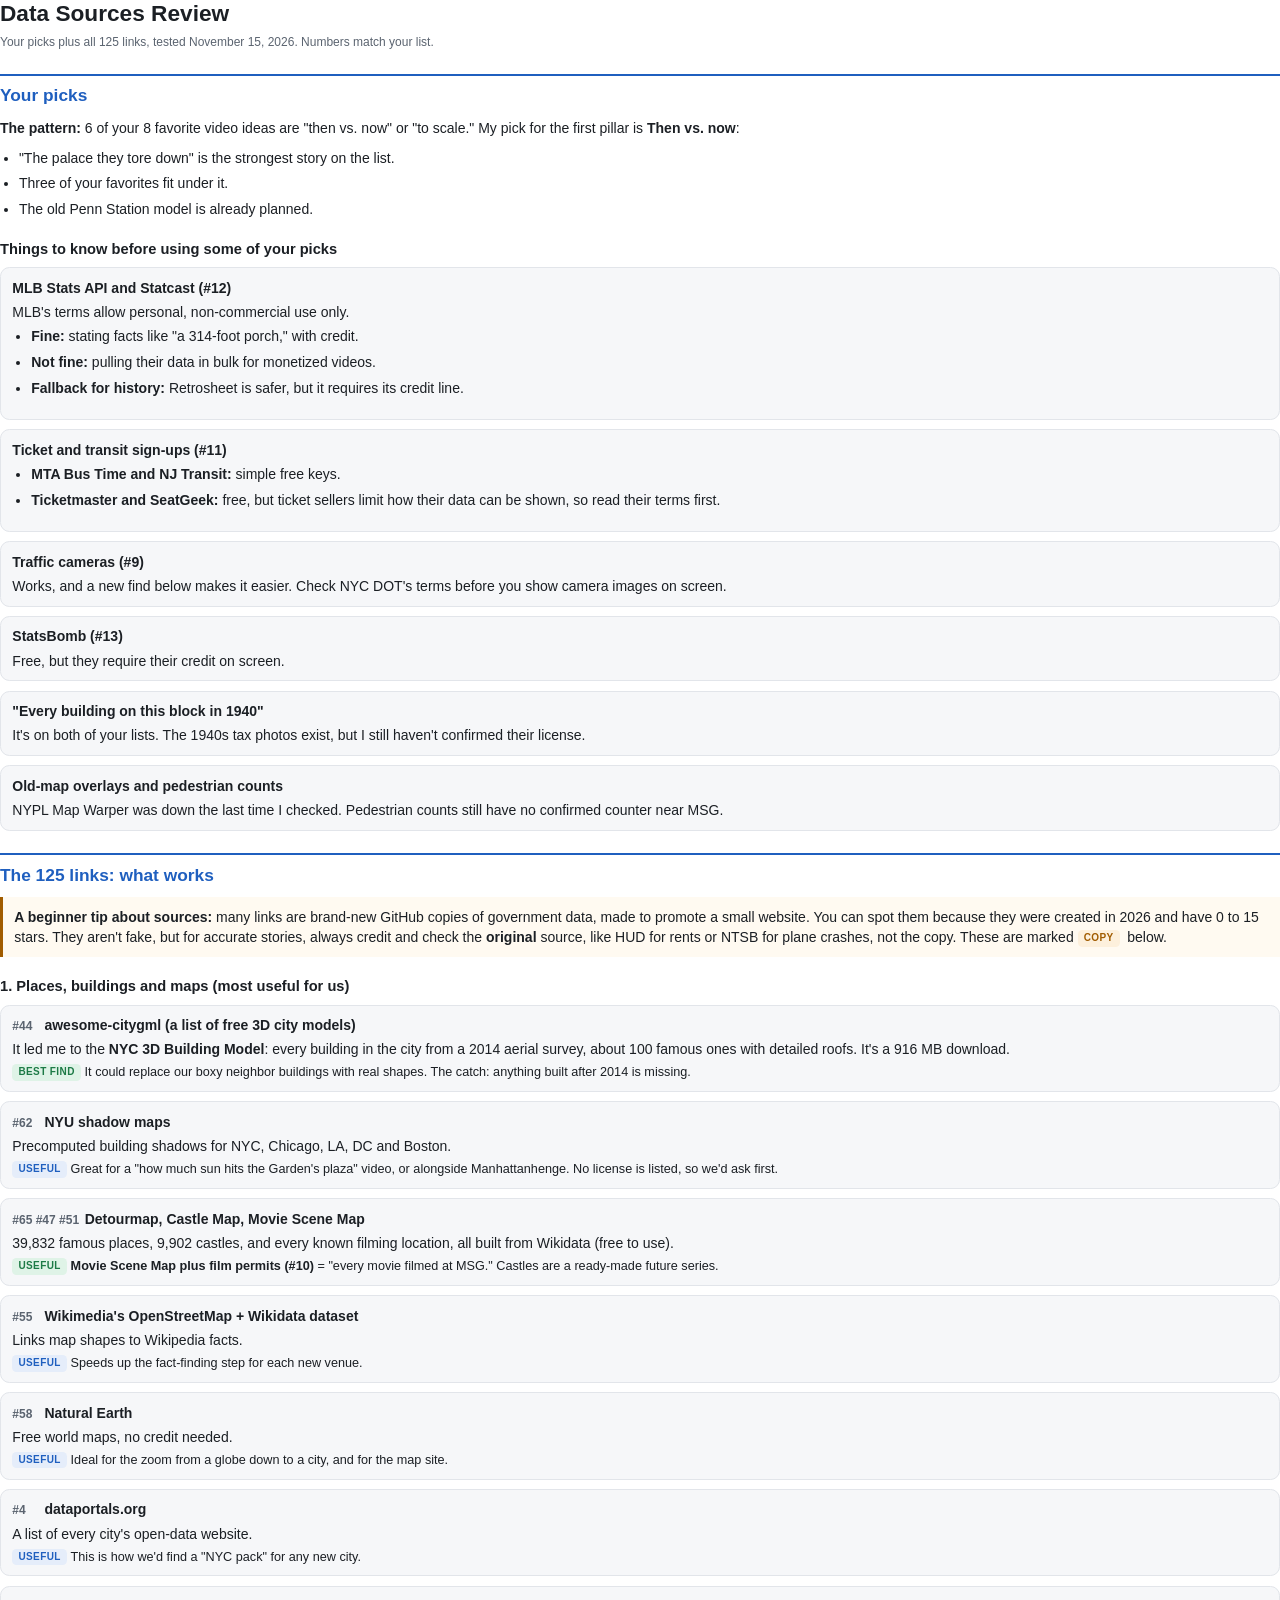
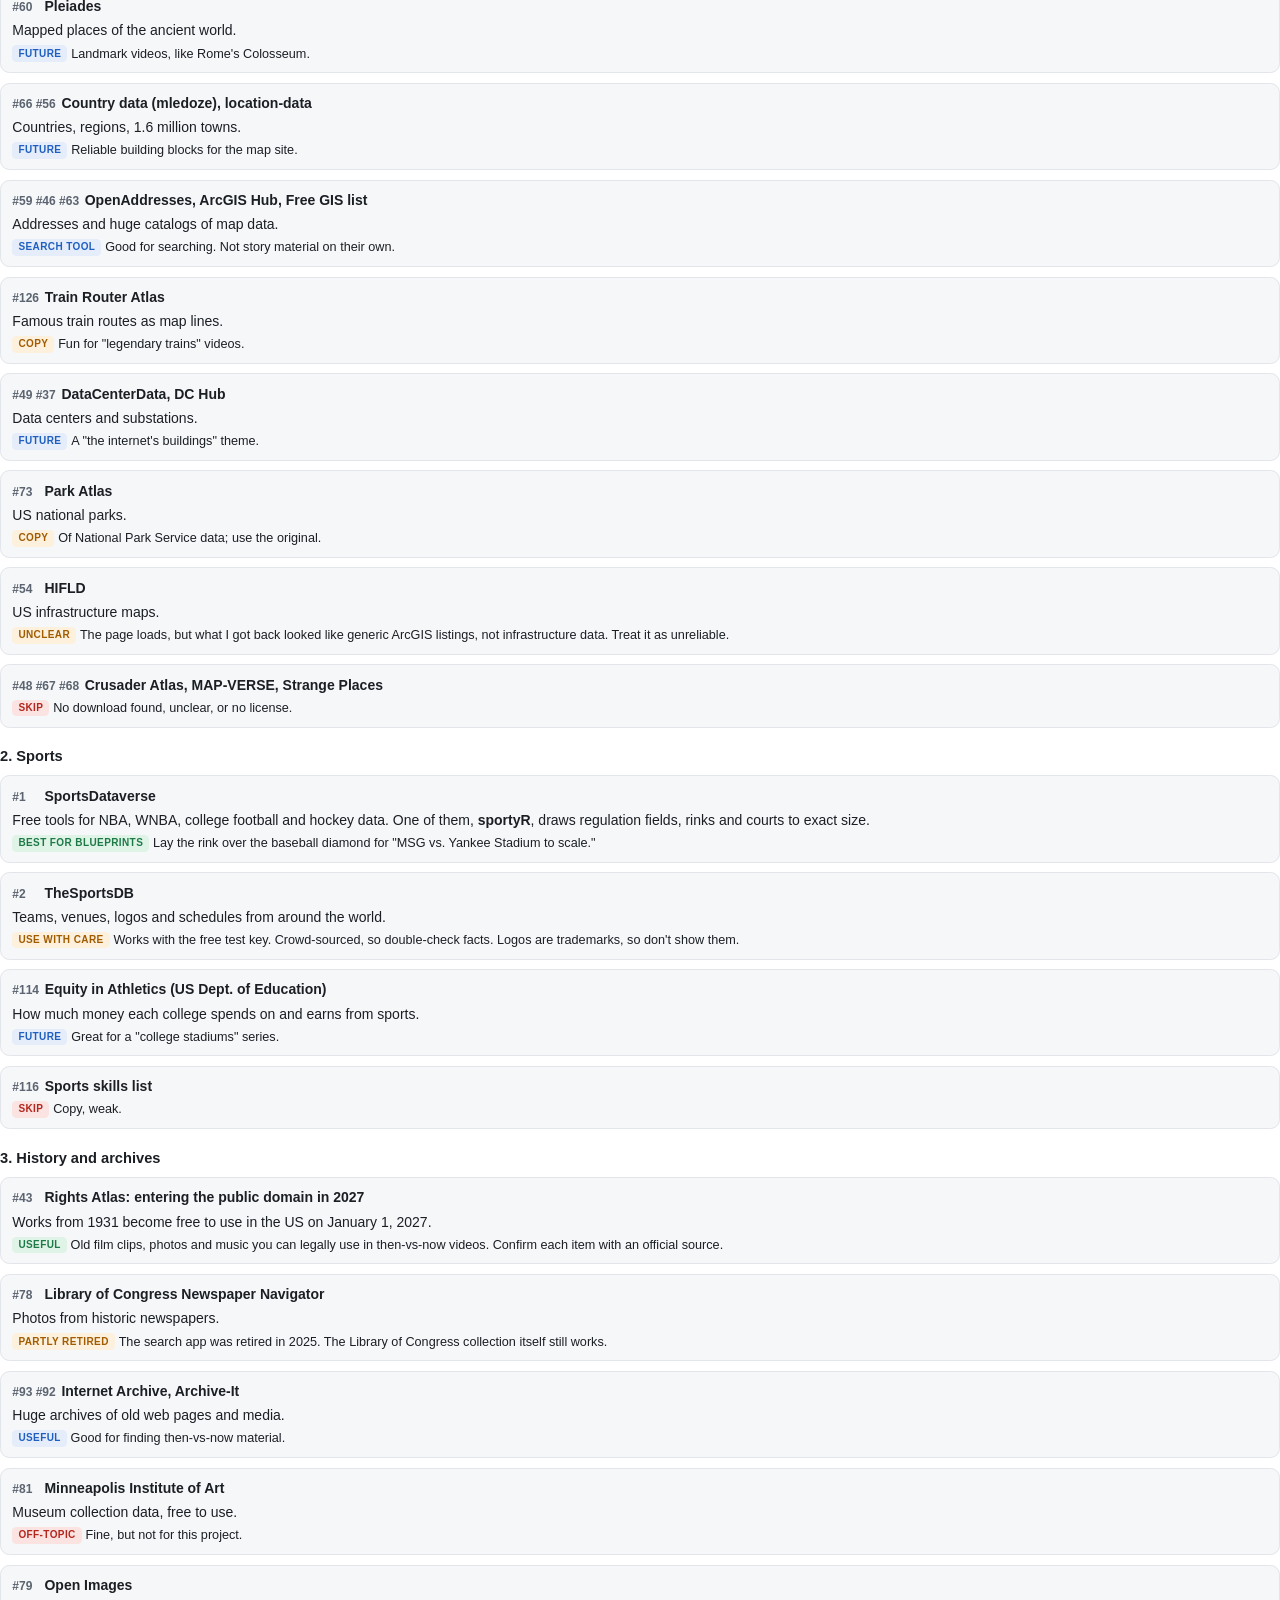
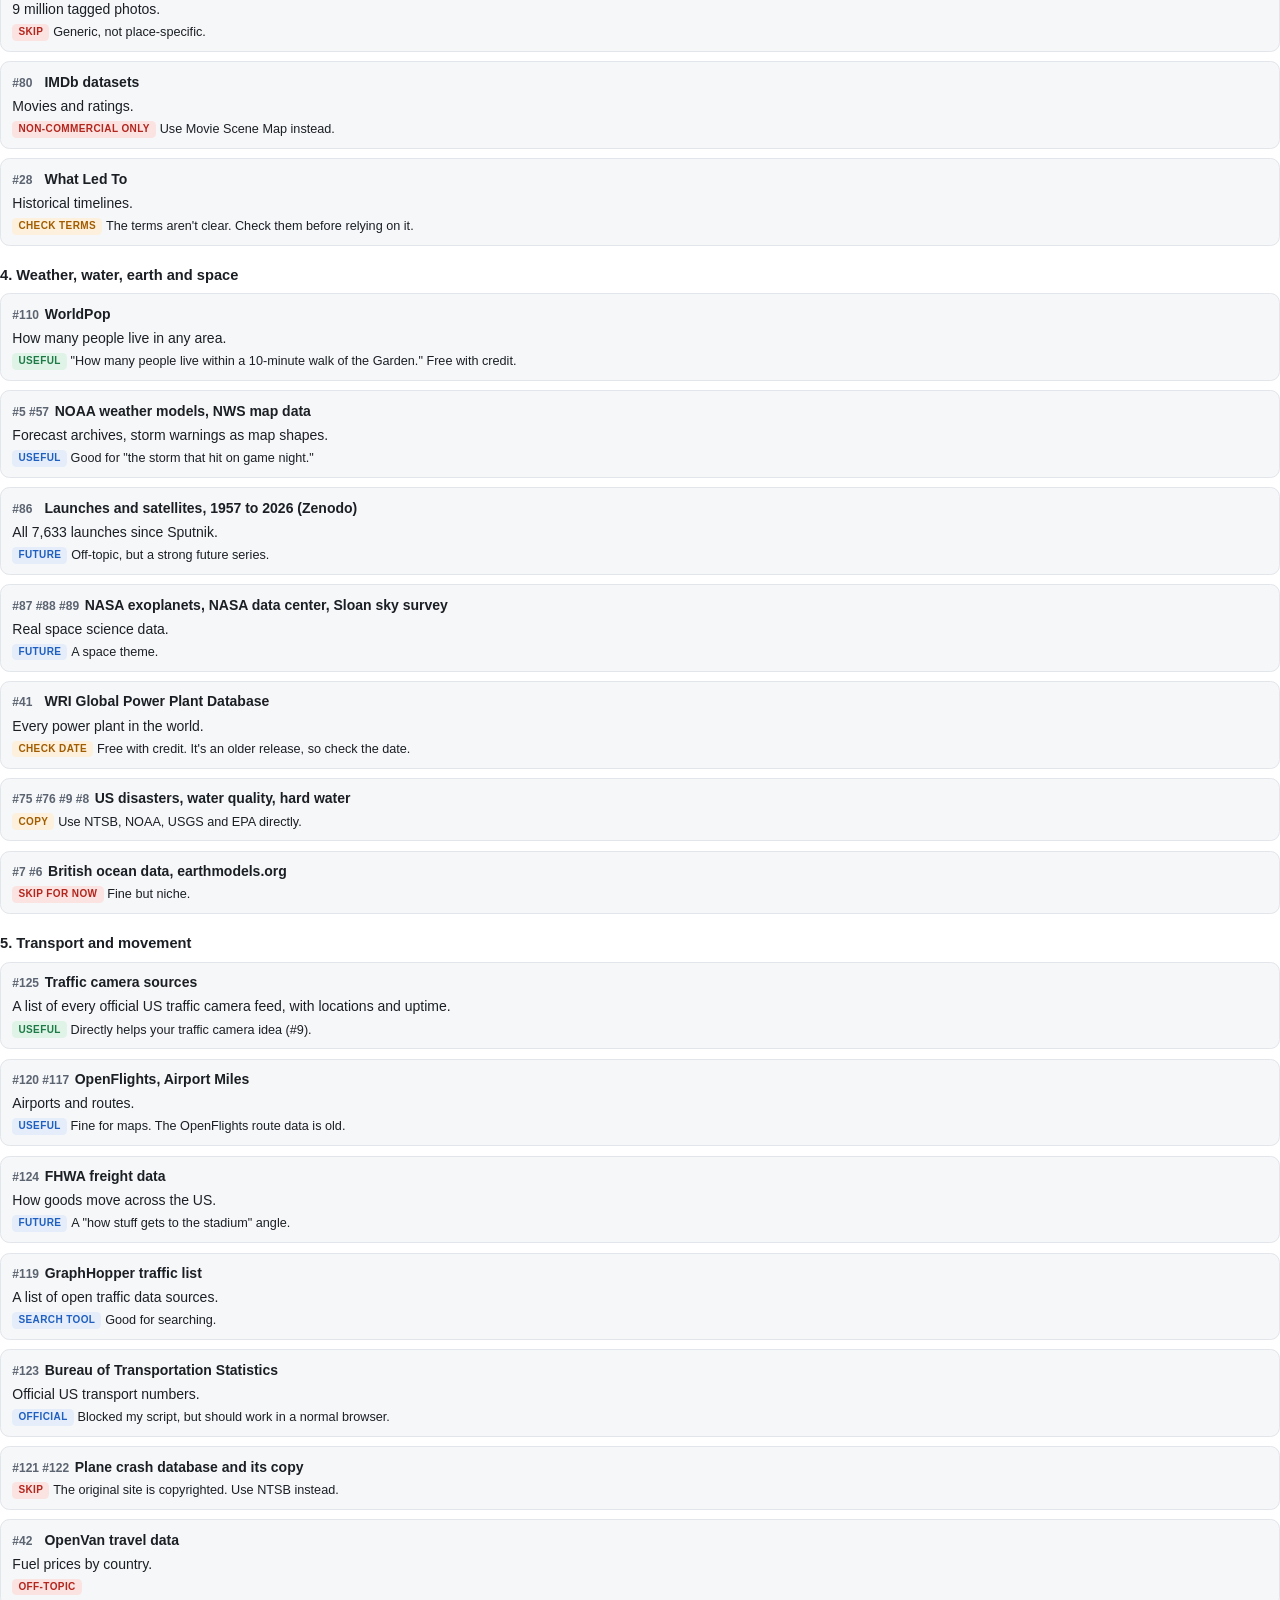
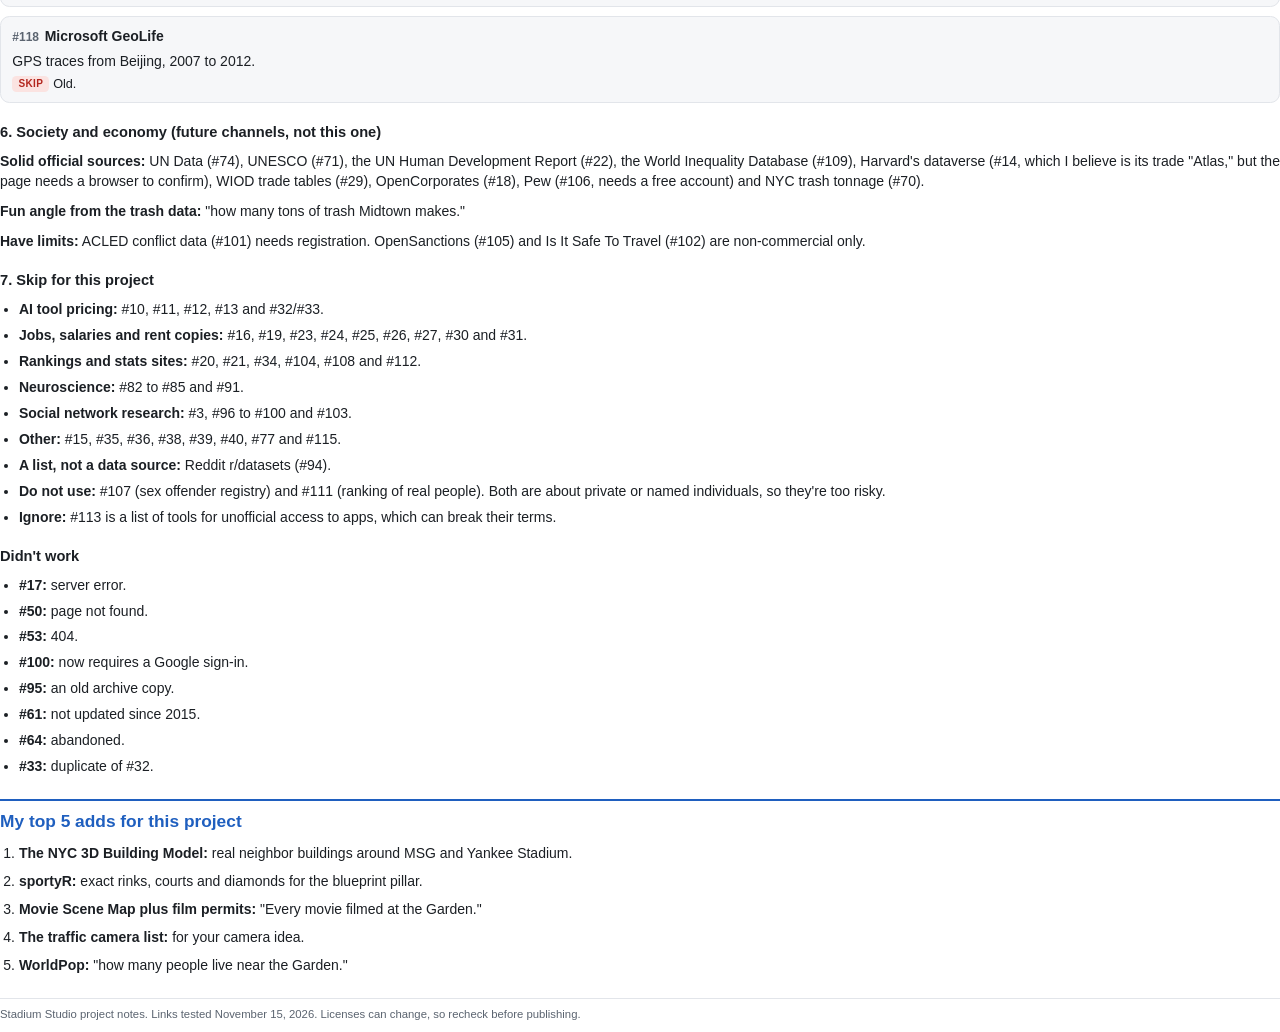
<file: notes/data-sources-review-mobile.html>
<!doctype html>
<html lang="en">
<head>
<meta charset="utf-8">
<meta name="viewport" content="width=device-width, initial-scale=1">
<title>Data Sources Review</title>
<style>
  @page { size: 100mm 200mm; margin: 7mm 6mm 8mm; }
  :root { --ink:#1b1f24; --mute:#5b6470; --line:#e2e5ea; --accent:#1f5fbf; --good:#1d7a46; --warn:#a15c00; --bad:#b3261e; --card:#f6f7f9; }
  * { box-sizing:border-box; }
  body { margin:0; font:10.5pt/1.45 -apple-system, "Helvetica Neue", Helvetica, Arial, sans-serif; color:var(--ink); background:#fff; }
  h1 { font-size:17pt; line-height:1.15; margin:0 0 2mm; }
  .sub { color:var(--mute); font-size:9pt; margin:0 0 5mm; }
  h2 { font-size:13pt; margin:6mm 0 2.5mm; padding-top:2mm; border-top:2px solid var(--accent); color:var(--accent); break-after:avoid; }
  h3 { font-size:11pt; margin:5mm 0 2mm; break-after:avoid; }
  p { margin:0 0 2.5mm; }
  ul, ol { margin:0 0 3mm; padding-left:5mm; }
  li { margin:0 0 1.5mm; }
  .card { background:var(--card); border:1px solid var(--line); border-radius:2.5mm; padding:2.5mm 3mm; margin:0 0 2.5mm; break-inside:avoid; }
  .card .t { font-weight:700; }
  .num { display:inline-block; min-width:7mm; margin-right:1.5mm; color:var(--mute); font-weight:600; font-size:9pt; }
  .card .w { margin-top:1mm; }
  .v { margin-top:1mm; font-size:9.5pt; }
  .tag { display:inline-block; font-size:7.5pt; font-weight:700; text-transform:uppercase; letter-spacing:.04em; padding:.3mm 1.6mm; border-radius:1.2mm; margin-right:1mm; vertical-align:1px; }
  .best { background:#dff3e7; color:var(--good); }
  .ok { background:#e5edfa; color:var(--accent); }
  .care { background:#fdf0dc; color:var(--warn); }
  .no { background:#fbe3e1; color:var(--bad); }
  .tip { border-left:3px solid var(--warn); background:#fffaf1; padding:2.5mm 3mm; margin:0 0 3mm; break-inside:avoid; }
  .top li { margin-bottom:2mm; }
  .foot { color:var(--mute); font-size:8.5pt; margin-top:6mm; border-top:1px solid var(--line); padding-top:2mm; }
</style>
</head>
<body>

<h1>Data Sources Review</h1>
<p class="sub">Your picks plus all 125 links, tested November 15, 2026. Numbers match your list.</p>

<h2>Your picks</h2>
<p><b>The pattern:</b> 6 of your 8 favorite video ideas are "then vs. now" or "to scale." My pick for the first pillar is <b>Then vs. now</b>:</p>
<ul>
  <li>"The palace they tore down" is the strongest story on the list.</li>
  <li>Three of your favorites fit under it.</li>
  <li>The old Penn Station model is already planned.</li>
</ul>

<h3>Things to know before using some of your picks</h3>
<div class="card">
  <div class="t">MLB Stats API and Statcast (#12)</div>
  <div class="w">MLB's terms allow personal, non-commercial use only.</div>
  <ul style="margin-top:1mm">
    <li><b>Fine:</b> stating facts like "a 314-foot porch," with credit.</li>
    <li><b>Not fine:</b> pulling their data in bulk for monetized videos.</li>
    <li><b>Fallback for history:</b> Retrosheet is safer, but it requires its credit line.</li>
  </ul>
</div>
<div class="card">
  <div class="t">Ticket and transit sign-ups (#11)</div>
  <ul style="margin-top:1mm">
    <li><b>MTA Bus Time and NJ Transit:</b> simple free keys.</li>
    <li><b>Ticketmaster and SeatGeek:</b> free, but ticket sellers limit how their data can be shown, so read their terms first.</li>
  </ul>
</div>
<div class="card">
  <div class="t">Traffic cameras (#9)</div>
  <div class="w">Works, and a new find below makes it easier. Check NYC DOT's terms before you show camera images on screen.</div>
</div>
<div class="card">
  <div class="t">StatsBomb (#13)</div>
  <div class="w">Free, but they require their credit on screen.</div>
</div>
<div class="card">
  <div class="t">"Every building on this block in 1940"</div>
  <div class="w">It's on both of your lists. The 1940s tax photos exist, but I still haven't confirmed their license.</div>
</div>
<div class="card">
  <div class="t">Old-map overlays and pedestrian counts</div>
  <div class="w">NYPL Map Warper was down the last time I checked. Pedestrian counts still have no confirmed counter near MSG.</div>
</div>

<h2>The 125 links: what works</h2>
<div class="tip">
  <b>A beginner tip about sources:</b> many links are brand-new GitHub copies of government data, made to promote a small website. You can spot them because they were created in 2026 and have 0 to 15 stars. They aren't fake, but for accurate stories, always credit and check the <b>original</b> source, like HUD for rents or NTSB for plane crashes, not the copy. These are marked <span class="tag care">Copy</span> below.
</div>

<h3>1. Places, buildings and maps (most useful for us)</h3>

<div class="card"><div class="t"><span class="num">#44</span>awesome-citygml (a list of free 3D city models)</div>
<div class="w">It led me to the <b>NYC 3D Building Model</b>: every building in the city from a 2014 aerial survey, about 100 famous ones with detailed roofs. It's a 916 MB download.</div>
<div class="v"><span class="tag best">Best find</span>It could replace our boxy neighbor buildings with real shapes. The catch: anything built after 2014 is missing.</div></div>

<div class="card"><div class="t"><span class="num">#62</span>NYU shadow maps</div>
<div class="w">Precomputed building shadows for NYC, Chicago, LA, DC and Boston.</div>
<div class="v"><span class="tag ok">Useful</span>Great for a "how much sun hits the Garden's plaza" video, or alongside Manhattanhenge. No license is listed, so we'd ask first.</div></div>

<div class="card"><div class="t"><span class="num">#65 #47 #51</span>Detourmap, Castle Map, Movie Scene Map</div>
<div class="w">39,832 famous places, 9,902 castles, and every known filming location, all built from Wikidata (free to use).</div>
<div class="v"><span class="tag best">Useful</span><b>Movie Scene Map plus film permits (#10)</b> = "every movie filmed at MSG." Castles are a ready-made future series.</div></div>

<div class="card"><div class="t"><span class="num">#55</span>Wikimedia's OpenStreetMap + Wikidata dataset</div>
<div class="w">Links map shapes to Wikipedia facts.</div>
<div class="v"><span class="tag ok">Useful</span>Speeds up the fact-finding step for each new venue.</div></div>

<div class="card"><div class="t"><span class="num">#58</span>Natural Earth</div>
<div class="w">Free world maps, no credit needed.</div>
<div class="v"><span class="tag ok">Useful</span>Ideal for the zoom from a globe down to a city, and for the map site.</div></div>

<div class="card"><div class="t"><span class="num">#4</span>dataportals.org</div>
<div class="w">A list of every city's open-data website.</div>
<div class="v"><span class="tag ok">Useful</span>This is how we'd find a "NYC pack" for any new city.</div></div>

<div class="card"><div class="t"><span class="num">#60</span>Pleiades</div>
<div class="w">Mapped places of the ancient world.</div>
<div class="v"><span class="tag ok">Future</span>Landmark videos, like Rome's Colosseum.</div></div>

<div class="card"><div class="t"><span class="num">#66 #56</span>Country data (mledoze), location-data</div>
<div class="w">Countries, regions, 1.6 million towns.</div>
<div class="v"><span class="tag ok">Future</span>Reliable building blocks for the map site.</div></div>

<div class="card"><div class="t"><span class="num">#59 #46 #63</span>OpenAddresses, ArcGIS Hub, Free GIS list</div>
<div class="w">Addresses and huge catalogs of map data.</div>
<div class="v"><span class="tag ok">Search tool</span>Good for searching. Not story material on their own.</div></div>

<div class="card"><div class="t"><span class="num">#126</span>Train Router Atlas</div>
<div class="w">Famous train routes as map lines.</div>
<div class="v"><span class="tag care">Copy</span>Fun for "legendary trains" videos.</div></div>

<div class="card"><div class="t"><span class="num">#49 #37</span>DataCenterData, DC Hub</div>
<div class="w">Data centers and substations.</div>
<div class="v"><span class="tag ok">Future</span>A "the internet's buildings" theme.</div></div>

<div class="card"><div class="t"><span class="num">#73</span>Park Atlas</div>
<div class="w">US national parks.</div>
<div class="v"><span class="tag care">Copy</span>Of National Park Service data; use the original.</div></div>

<div class="card"><div class="t"><span class="num">#54</span>HIFLD</div>
<div class="w">US infrastructure maps.</div>
<div class="v"><span class="tag care">Unclear</span>The page loads, but what I got back looked like generic ArcGIS listings, not infrastructure data. Treat it as unreliable.</div></div>

<div class="card"><div class="t"><span class="num">#48 #67 #68</span>Crusader Atlas, MAP-VERSE, Strange Places</div>
<div class="v"><span class="tag no">Skip</span>No download found, unclear, or no license.</div></div>

<h3>2. Sports</h3>

<div class="card"><div class="t"><span class="num">#1</span>SportsDataverse</div>
<div class="w">Free tools for NBA, WNBA, college football and hockey data. One of them, <b>sportyR</b>, draws regulation fields, rinks and courts to exact size.</div>
<div class="v"><span class="tag best">Best for blueprints</span>Lay the rink over the baseball diamond for "MSG vs. Yankee Stadium to scale."</div></div>

<div class="card"><div class="t"><span class="num">#2</span>TheSportsDB</div>
<div class="w">Teams, venues, logos and schedules from around the world.</div>
<div class="v"><span class="tag care">Use with care</span>Works with the free test key. Crowd-sourced, so double-check facts. Logos are trademarks, so don't show them.</div></div>

<div class="card"><div class="t"><span class="num">#114</span>Equity in Athletics (US Dept. of Education)</div>
<div class="w">How much money each college spends on and earns from sports.</div>
<div class="v"><span class="tag ok">Future</span>Great for a "college stadiums" series.</div></div>

<div class="card"><div class="t"><span class="num">#116</span>Sports skills list</div>
<div class="v"><span class="tag no">Skip</span>Copy, weak.</div></div>

<h3>3. History and archives</h3>

<div class="card"><div class="t"><span class="num">#43</span>Rights Atlas: entering the public domain in 2027</div>
<div class="w">Works from 1931 become free to use in the US on January 1, 2027.</div>
<div class="v"><span class="tag best">Useful</span>Old film clips, photos and music you can legally use in then-vs-now videos. Confirm each item with an official source.</div></div>

<div class="card"><div class="t"><span class="num">#78</span>Library of Congress Newspaper Navigator</div>
<div class="w">Photos from historic newspapers.</div>
<div class="v"><span class="tag care">Partly retired</span>The search app was retired in 2025. The Library of Congress collection itself still works.</div></div>

<div class="card"><div class="t"><span class="num">#93 #92</span>Internet Archive, Archive-It</div>
<div class="w">Huge archives of old web pages and media.</div>
<div class="v"><span class="tag ok">Useful</span>Good for finding then-vs-now material.</div></div>

<div class="card"><div class="t"><span class="num">#81</span>Minneapolis Institute of Art</div>
<div class="w">Museum collection data, free to use.</div>
<div class="v"><span class="tag no">Off-topic</span>Fine, but not for this project.</div></div>

<div class="card"><div class="t"><span class="num">#79</span>Open Images</div>
<div class="w">9 million tagged photos.</div>
<div class="v"><span class="tag no">Skip</span>Generic, not place-specific.</div></div>

<div class="card"><div class="t"><span class="num">#80</span>IMDb datasets</div>
<div class="w">Movies and ratings.</div>
<div class="v"><span class="tag no">Non-commercial only</span>Use Movie Scene Map instead.</div></div>

<div class="card"><div class="t"><span class="num">#28</span>What Led To</div>
<div class="w">Historical timelines.</div>
<div class="v"><span class="tag care">Check terms</span>The terms aren't clear. Check them before relying on it.</div></div>

<h3>4. Weather, water, earth and space</h3>

<div class="card"><div class="t"><span class="num">#110</span>WorldPop</div>
<div class="w">How many people live in any area.</div>
<div class="v"><span class="tag best">Useful</span>"How many people live within a 10-minute walk of the Garden." Free with credit.</div></div>

<div class="card"><div class="t"><span class="num">#5 #57</span>NOAA weather models, NWS map data</div>
<div class="w">Forecast archives, storm warnings as map shapes.</div>
<div class="v"><span class="tag ok">Useful</span>Good for "the storm that hit on game night."</div></div>

<div class="card"><div class="t"><span class="num">#86</span>Launches and satellites, 1957 to 2026 (Zenodo)</div>
<div class="w">All 7,633 launches since Sputnik.</div>
<div class="v"><span class="tag ok">Future</span>Off-topic, but a strong future series.</div></div>

<div class="card"><div class="t"><span class="num">#87 #88 #89</span>NASA exoplanets, NASA data center, Sloan sky survey</div>
<div class="w">Real space science data.</div>
<div class="v"><span class="tag ok">Future</span>A space theme.</div></div>

<div class="card"><div class="t"><span class="num">#41</span>WRI Global Power Plant Database</div>
<div class="w">Every power plant in the world.</div>
<div class="v"><span class="tag care">Check date</span>Free with credit. It's an older release, so check the date.</div></div>

<div class="card"><div class="t"><span class="num">#75 #76 #9 #8</span>US disasters, water quality, hard water</div>
<div class="v"><span class="tag care">Copy</span>Use NTSB, NOAA, USGS and EPA directly.</div></div>

<div class="card"><div class="t"><span class="num">#7 #6</span>British ocean data, earthmodels.org</div>
<div class="v"><span class="tag no">Skip for now</span>Fine but niche.</div></div>

<h3>5. Transport and movement</h3>

<div class="card"><div class="t"><span class="num">#125</span>Traffic camera sources</div>
<div class="w">A list of every official US traffic camera feed, with locations and uptime.</div>
<div class="v"><span class="tag best">Useful</span>Directly helps your traffic camera idea (#9).</div></div>

<div class="card"><div class="t"><span class="num">#120 #117</span>OpenFlights, Airport Miles</div>
<div class="w">Airports and routes.</div>
<div class="v"><span class="tag ok">Useful</span>Fine for maps. The OpenFlights route data is old.</div></div>

<div class="card"><div class="t"><span class="num">#124</span>FHWA freight data</div>
<div class="w">How goods move across the US.</div>
<div class="v"><span class="tag ok">Future</span>A "how stuff gets to the stadium" angle.</div></div>

<div class="card"><div class="t"><span class="num">#119</span>GraphHopper traffic list</div>
<div class="w">A list of open traffic data sources.</div>
<div class="v"><span class="tag ok">Search tool</span>Good for searching.</div></div>

<div class="card"><div class="t"><span class="num">#123</span>Bureau of Transportation Statistics</div>
<div class="w">Official US transport numbers.</div>
<div class="v"><span class="tag ok">Official</span>Blocked my script, but should work in a normal browser.</div></div>

<div class="card"><div class="t"><span class="num">#121 #122</span>Plane crash database and its copy</div>
<div class="v"><span class="tag no">Skip</span>The original site is copyrighted. Use NTSB instead.</div></div>

<div class="card"><div class="t"><span class="num">#42</span>OpenVan travel data</div>
<div class="w">Fuel prices by country.</div>
<div class="v"><span class="tag no">Off-topic</span></div></div>

<div class="card"><div class="t"><span class="num">#118</span>Microsoft GeoLife</div>
<div class="w">GPS traces from Beijing, 2007 to 2012.</div>
<div class="v"><span class="tag no">Skip</span>Old.</div></div>

<h3>6. Society and economy (future channels, not this one)</h3>
<p><b>Solid official sources:</b> UN Data (#74), UNESCO (#71), the UN Human Development Report (#22), the World Inequality Database (#109), Harvard's dataverse (#14, which I believe is its trade "Atlas," but the page needs a browser to confirm), WIOD trade tables (#29), OpenCorporates (#18), Pew (#106, needs a free account) and NYC trash tonnage (#70).</p>
<p><b>Fun angle from the trash data:</b> "how many tons of trash Midtown makes."</p>
<p><b>Have limits:</b> ACLED conflict data (#101) needs registration. OpenSanctions (#105) and Is It Safe To Travel (#102) are non-commercial only.</p>

<h3>7. Skip for this project</h3>
<ul>
  <li><b>AI tool pricing:</b> #10, #11, #12, #13 and #32/#33.</li>
  <li><b>Jobs, salaries and rent copies:</b> #16, #19, #23, #24, #25, #26, #27, #30 and #31.</li>
  <li><b>Rankings and stats sites:</b> #20, #21, #34, #104, #108 and #112.</li>
  <li><b>Neuroscience:</b> #82 to #85 and #91.</li>
  <li><b>Social network research:</b> #3, #96 to #100 and #103.</li>
  <li><b>Other:</b> #15, #35, #36, #38, #39, #40, #77 and #115.</li>
  <li><b>A list, not a data source:</b> Reddit r/datasets (#94).</li>
  <li><b>Do not use:</b> #107 (sex offender registry) and #111 (ranking of real people). Both are about private or named individuals, so they're too risky.</li>
  <li><b>Ignore:</b> #113 is a list of tools for unofficial access to apps, which can break their terms.</li>
</ul>

<h3>Didn't work</h3>
<ul>
  <li><b>#17:</b> server error.</li>
  <li><b>#50:</b> page not found.</li>
  <li><b>#53:</b> 404.</li>
  <li><b>#100:</b> now requires a Google sign-in.</li>
  <li><b>#95:</b> an old archive copy.</li>
  <li><b>#61:</b> not updated since 2015.</li>
  <li><b>#64:</b> abandoned.</li>
  <li><b>#33:</b> duplicate of #32.</li>
</ul>

<h2>My top 5 adds for this project</h2>
<ol class="top">
  <li><b>The NYC 3D Building Model:</b> real neighbor buildings around MSG and Yankee Stadium.</li>
  <li><b>sportyR:</b> exact rinks, courts and diamonds for the blueprint pillar.</li>
  <li><b>Movie Scene Map plus film permits:</b> "Every movie filmed at the Garden."</li>
  <li><b>The traffic camera list:</b> for your camera idea.</li>
  <li><b>WorldPop:</b> "how many people live near the Garden."</li>
</ol>

<p class="foot">Stadium Studio project notes. Links tested November 15, 2026. Licenses can change, so recheck before publishing.</p>
</body>
</html>
</file>
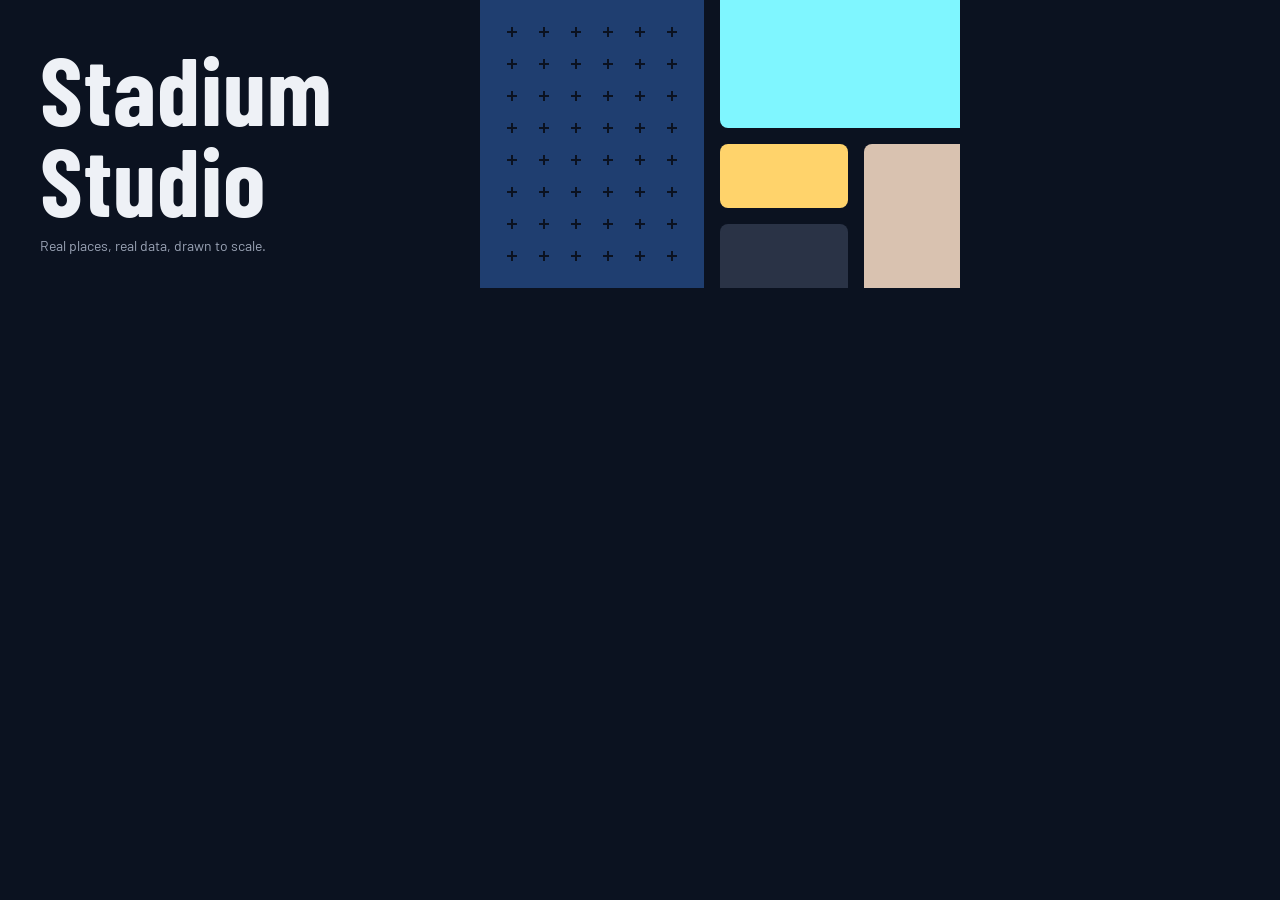
<file: brand-kit/project/components/Cover/preview.html>
<!-- @dsCard height=288 -->
<!doctype html>
<html><head><meta charset="utf-8">
<link rel="stylesheet" href="https://fonts.googleapis.com/css2?family=Barlow+Condensed:wght@700&family=Barlow:wght@400&display=swap">
<style>
  html,body{margin:0;height:288px}
  body{background:var(--night-900,#0b1220);position:relative;overflow:hidden;width:960px}
  svg{position:absolute;left:0;top:0;width:960px;height:288px}
  .navy{fill:var(--navy,#1f3e70)} .cyan{fill:var(--glow-cyan,#7ff6ff)} .gold{fill:var(--glow-gold,#ffd36b)}
  .granite{fill:var(--granite,#d9c2b0)} .raised{fill:var(--line,#2a3346)}
  .blk{rx:var(--radius-md,8px)}
  .plus{stroke:var(--night-900,#0b1220);stroke-width:2;stroke-linecap:square}
  .txt{position:absolute;left:40px;bottom:32px;max-width:440px}
  .name{margin:0;font:700 96px/.95 "Barlow Condensed","Arial Narrow",Arial,sans-serif;color:var(--ink,#eef1f6);letter-spacing:.01em}
  .tag{margin:12px 0 0;font:400 14px/1.4 "Barlow",system-ui,sans-serif;color:var(--muted,#9ba4b6)}
</style></head>
<body>
<svg viewBox="0 0 960 288" aria-hidden="true">
  <!-- blocks: navy slab 224 x full height (space-8 x 7), glow-cyan 240 x 128, glow-gold 128 x 64, granite 96 x 144, night-800 128 x 64; corners radius-md
       arrangement: one tall slab with satellites, bleeding off the top, right and bottom, like a drafting sheet with its legend boxes
       pattern: a plus grid cut out of the navy slab, because the brand is a blueprint (measured, technical, mono numerals)
       steps and radii: grid pitch space-8 (32px), gaps space-4 (16px), corners radius-md -->
  <rect class="navy blk" x="480" y="-8" width="224" height="304"/>
  <rect class="cyan blk" x="720" y="-8" width="248" height="136"/>
  <rect class="gold blk" x="720" y="144" width="128" height="64"/>
  <rect class="raised blk" x="720" y="224" width="128" height="72"/>
  <rect class="granite blk" x="864" y="144" width="104" height="152"/>
  <g class="plus">
    <path d="M508 32h8M512 28v8 M540 32h8M544 28v8 M572 32h8M576 28v8 M604 32h8M608 28v8 M636 32h8M640 28v8 M668 32h8M672 28v8"/>
    <path d="M508 64h8M512 60v8 M540 64h8M544 60v8 M572 64h8M576 60v8 M604 64h8M608 60v8 M636 64h8M640 60v8 M668 64h8M672 60v8"/>
    <path d="M508 96h8M512 92v8 M540 96h8M544 92v8 M572 96h8M576 92v8 M604 96h8M608 92v8 M636 96h8M640 92v8 M668 96h8M672 92v8"/>
    <path d="M508 128h8M512 124v8 M540 128h8M544 124v8 M572 128h8M576 124v8 M604 128h8M608 124v8 M636 128h8M640 124v8 M668 128h8M672 124v8"/>
    <path d="M508 160h8M512 156v8 M540 160h8M544 156v8 M572 160h8M576 156v8 M604 160h8M608 156v8 M636 160h8M640 156v8 M668 160h8M672 156v8"/>
    <path d="M508 192h8M512 188v8 M540 192h8M544 188v8 M572 192h8M576 188v8 M604 192h8M608 188v8 M636 192h8M640 188v8 M668 192h8M672 188v8"/>
    <path d="M508 224h8M512 220v8 M540 224h8M544 220v8 M572 224h8M576 220v8 M604 224h8M608 220v8 M636 224h8M640 220v8 M668 224h8M672 220v8"/>
    <path d="M508 256h8M512 252v8 M540 256h8M544 252v8 M572 256h8M576 252v8 M604 256h8M608 252v8 M636 256h8M640 252v8 M668 256h8M672 252v8"/>
  </g>
</svg>
<div class="txt">
  <h1 class="name">Stadium<br>Studio</h1>
  <p class="tag">Real places, real data, drawn to scale.</p>
</div>
</body></html>
</file>
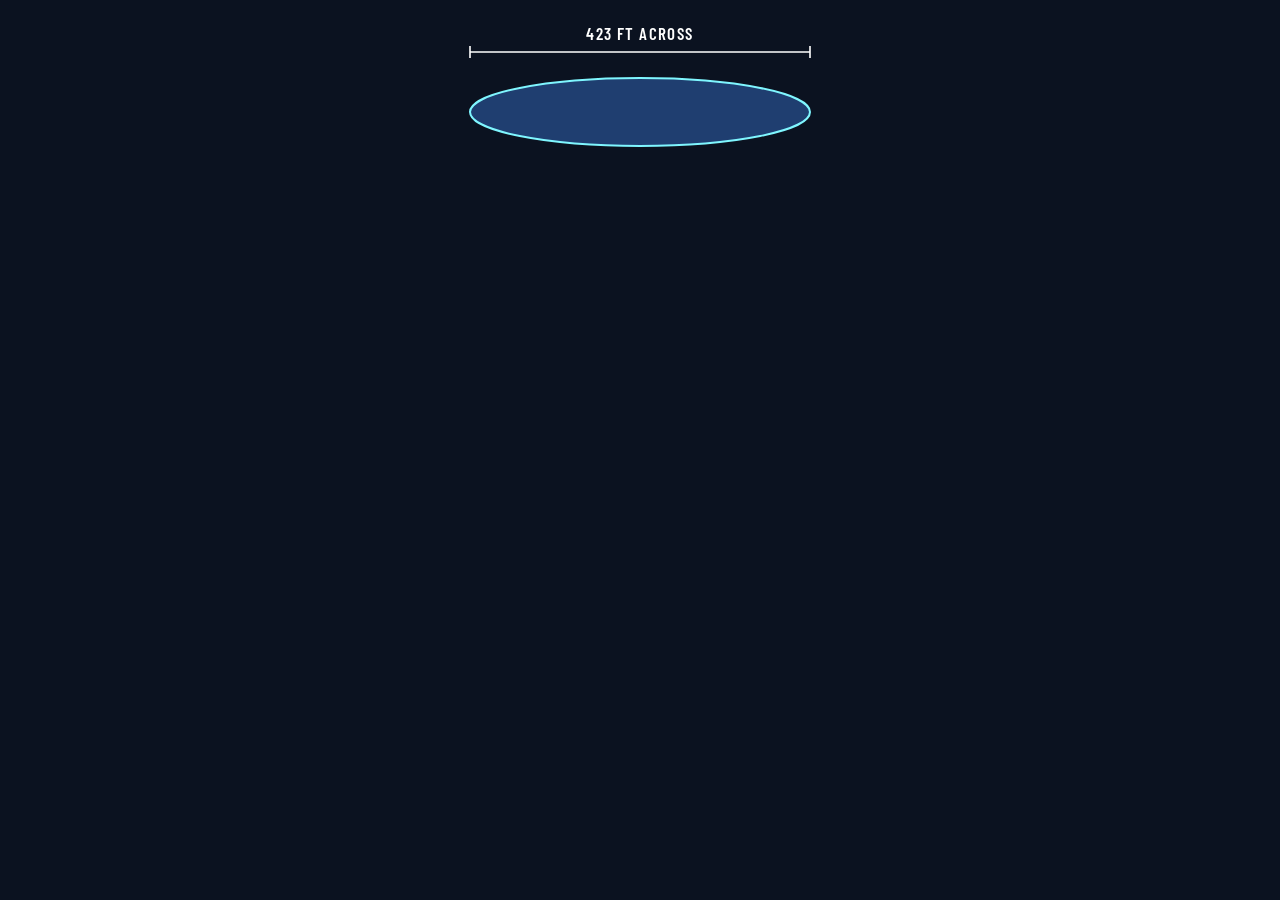
<file: brand-kit/project/components/Dimension/preview.html>
<!-- @dsCard group="Design layer" height=160 -->
<!doctype html>
<html><head><meta charset="utf-8">
<link rel="stylesheet" href="https://fonts.googleapis.com/css2?family=Barlow+Condensed:wght@600&display=swap">
<style>
  body{margin:0;background:var(--night-900,#0b1220)}
  svg{display:block;width:100%;height:160px}
  .ln{stroke:var(--white,#fff);stroke-width:1.6;fill:none}
  .bld{fill:var(--navy,#1f3e70);stroke:var(--glow-cyan,#7ff6ff);stroke-width:2}
  text{font:600 17px "Barlow Condensed","Arial Narrow",sans-serif;letter-spacing:1.4px;fill:var(--white,#fff)}
</style></head>
<body>
<svg viewBox="0 0 640 160" preserveAspectRatio="xMidYMid meet" role="img" aria-label="Dimension line reading 423 feet across">
  <ellipse class="bld" cx="320" cy="112" rx="170" ry="34"/>
  <line class="ln" x1="150" y1="52" x2="490" y2="52"/>
  <line class="ln" x1="150" y1="46" x2="150" y2="58"/><line class="ln" x1="490" y1="46" x2="490" y2="58"/>
  <text x="320" y="40" text-anchor="middle">423 FT ACROSS</text>
</svg>
</body></html>
</file>
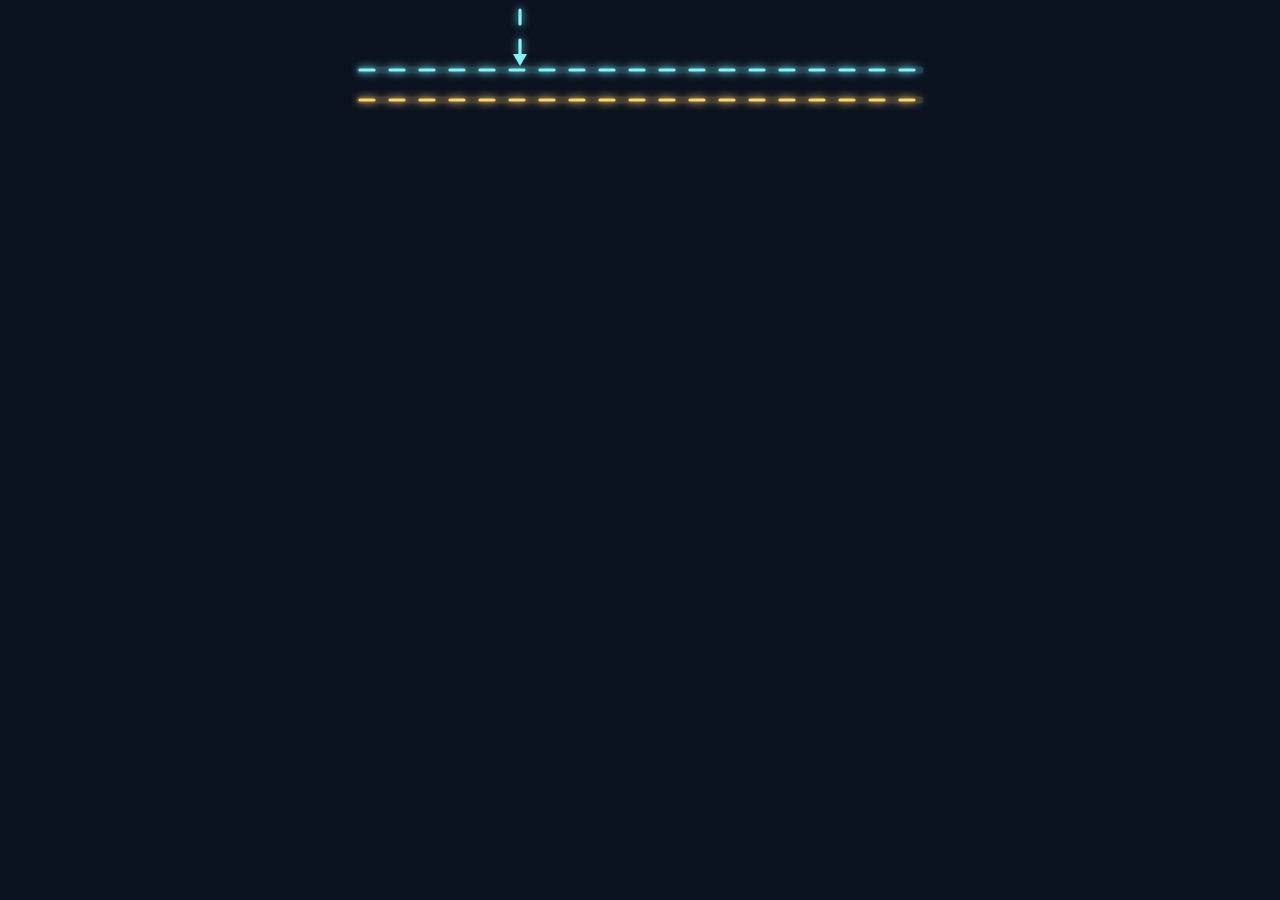
<file: brand-kit/project/components/FlowLine/preview.html>
<!-- @dsCard group="Design layer" height=150 -->
<!doctype html>
<html><head><meta charset="utf-8">
<style>
  body{margin:0;background:var(--night-900,#0b1220)}
  svg{display:block;width:100%;height:150px}
  .band{fill:none;stroke-width:7;opacity:.2;stroke-linecap:round}
  .core{fill:none;stroke-width:3.2;stroke-linecap:round;stroke-dasharray:14 16;animation:run 1.1s linear infinite}
  .rev{animation-direction:reverse}
  .c{stroke:var(--glow-cyan,#7ff6ff);filter:drop-shadow(0 0 4px var(--glow-cyan,#7ff6ff))}
  .g{stroke:var(--glow-gold,#ffd36b);filter:drop-shadow(0 0 4px var(--glow-gold,#ffd36b))}
  .head{fill:var(--glow-cyan,#7ff6ff)}
  @keyframes run{to{stroke-dashoffset:-30}}
  @media (prefers-reduced-motion:reduce){.core{animation:none}}
</style></head>
<body>
<svg viewBox="0 0 640 150" preserveAspectRatio="xMidYMid meet" role="img" aria-label="Two glowing flow lines running in opposite directions, with a drop arrow">
  <path class="band c" d="M40 70 L600 70"/><path class="core c" d="M40 70 L600 70"/>
  <path class="band g" d="M40 100 L600 100"/><path class="core g rev" d="M40 100 L600 100"/>
  <path class="core c" d="M200 10 L200 58"/><path class="head" d="M200 66 L193 54 L207 54 Z"/>
</svg>
</body></html>
</file>
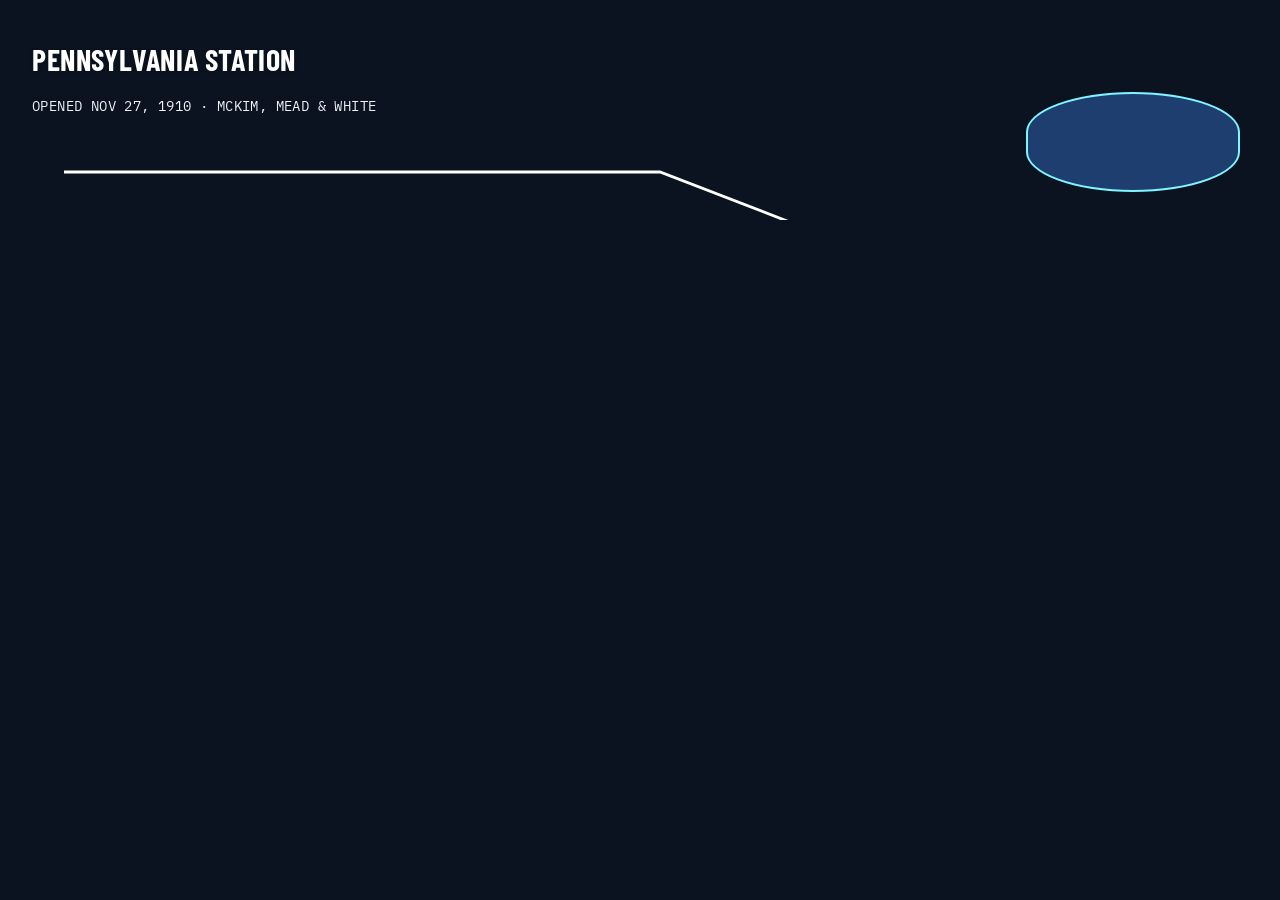
<file: brand-kit/project/components/LayerLabel/preview.html>
<!-- @dsCard group="Design layer" height=220 -->
<!doctype html>
<html><head><meta charset="utf-8">
<link rel="stylesheet" href="https://fonts.googleapis.com/css2?family=Barlow+Condensed:wght@600;700&family=IBM+Plex+Mono:wght@500&display=swap">
<style>
  body{margin:0;background:var(--night-900,#0b1220);font-family:"IBM Plex Mono",ui-monospace,monospace}
  .stage{position:relative;height:220px;overflow:hidden}
  .bld{position:absolute;right:40px;bottom:28px;width:210px;height:96px;border-radius:50%/40%;background:var(--navy,#1f3e70);border:2px solid var(--glow-cyan,#7ff6ff)}
  .t{position:absolute;left:32px;top:44px;font:700 30px/1.05 "Barlow Condensed","Arial Narrow",sans-serif;letter-spacing:.6px;color:var(--white,#fff);-webkit-text-stroke:0;text-shadow:0 0 3px var(--label-stroke,rgba(10,18,30,.62))}
  .s{position:absolute;left:32px;font-size:13.5px;line-height:21px;letter-spacing:.4px;color:var(--ink,#eef1f6)}
  svg{position:absolute;inset:0}
  .lead{fill:none;stroke:var(--white,#fff);stroke-width:1.4}
  .dot{fill:var(--white,#fff)}
</style></head>
<body><div class="stage">
  <div class="bld" aria-hidden="true"></div>
  <svg viewBox="0 0 640 220" preserveAspectRatio="xMinYMin meet" aria-hidden="true"><polyline class="lead" points="32,86 330,86 470,140"/><circle class="dot" cx="470" cy="140" r="4"/></svg>
  <div class="t">PENNSYLVANIA STATION</div>
  <div class="s" style="top:96px">OPENED NOV 27, 1910 · MCKIM, MEAD &amp; WHITE</div>
</div></body></html>
</file>
